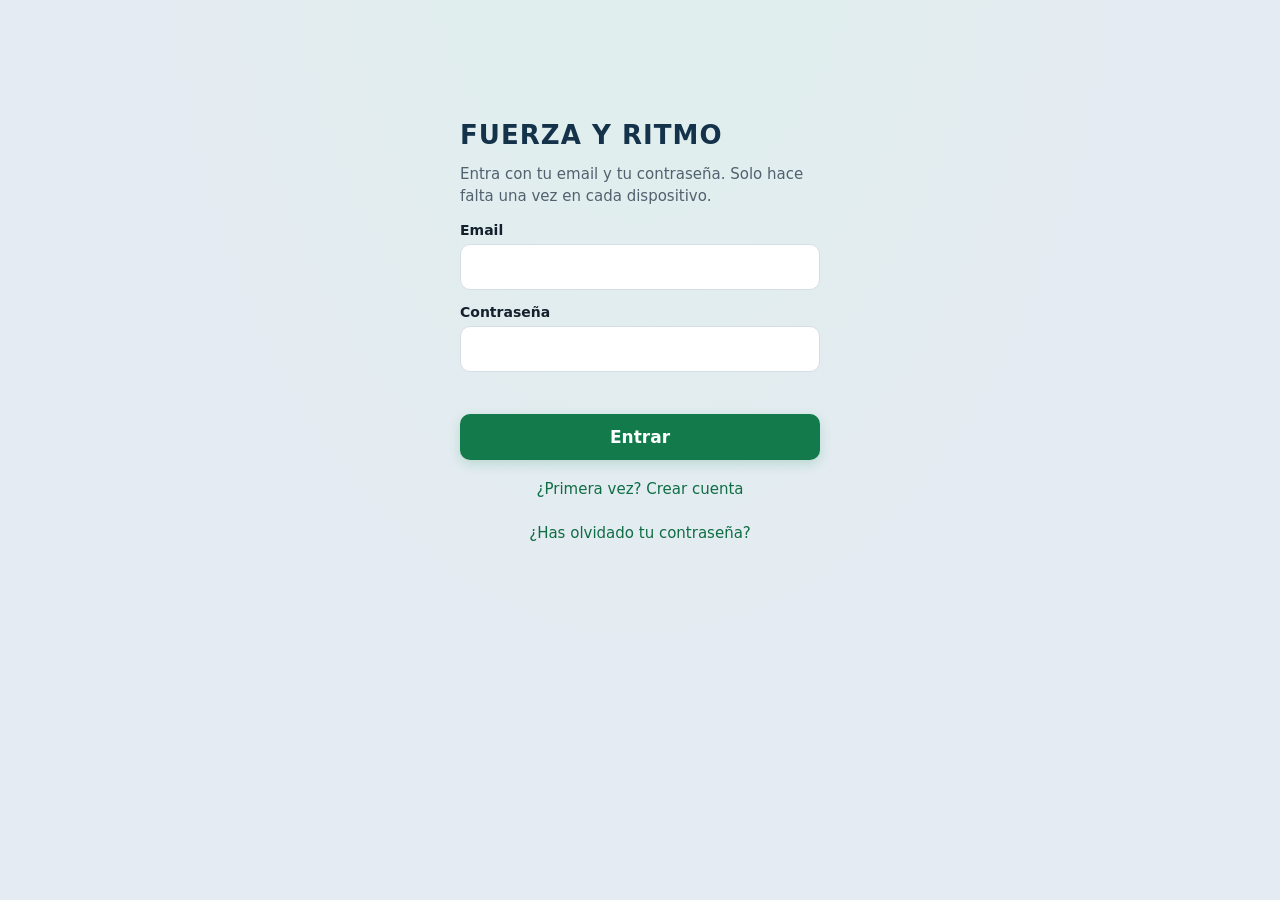
<file: index.html>
<!doctype html>
<html lang="es">
<head>
<meta charset="utf-8">
<meta http-equiv="Content-Security-Policy" content="connect-src 'self' https://qtdvehlewuuljolistlw.supabase.co blob: data:">
<meta name="viewport" content="width=device-width,initial-scale=1,viewport-fit=cover">
<title>Fuerza y Ritmo</title>
<meta name="apple-mobile-web-app-capable" content="yes">
<meta name="mobile-web-app-capable" content="yes">
<meta name="apple-mobile-web-app-title" content="Fuerza y Ritmo">
<meta name="apple-mobile-web-app-status-bar-style" content="black">
<meta name="theme-color" content="#14324a" media="(prefers-color-scheme: light)">
<meta name="theme-color" content="#11304a" media="(prefers-color-scheme: dark)">
<link rel="manifest" href="manifest.webmanifest">
<link rel="apple-touch-icon" href="icono-180.png">
<link rel="icon" type="image/png" href="icono-180.png">
<script id="entorno-ios">
(() => {
  const modoApp = window.matchMedia("(display-mode: standalone)");
  const ua = navigator.userAgent;
  const esIOS = !/Android/i.test(ua) && (/iPad|iPhone|iPod/.test(ua) ||
    (navigator.platform === "MacIntel" && navigator.maxTouchPoints > 1));
  const actualizar = () => document.documentElement.classList.toggle("ios-instalada",
    esIOS && (navigator.standalone === true || modoApp.matches));
  actualizar();
  modoApp.addEventListener?.("change", actualizar);
  window.addEventListener("pageshow", actualizar);
})();
</script>
<link rel="stylesheet" href="estilos.css?v=v331">
</head>
<body>
<div id="barraReloj" aria-hidden="true"></div>

<section id="aperturaApp" class="apertura" hidden aria-hidden="true">
  <svg class="logo-apertura" viewBox="72 48 368 250" role="img" aria-label="Fuerza y Ritmo">
    <path class="logo-arco" d="M174 101 C208 71 304 71 338 101" />
    <rect class="logo-pesa" x="92" y="174" width="42" height="102" rx="16" />
    <rect class="logo-pesa" x="132" y="205" width="247" height="41" rx="20" />
    <rect class="logo-pesa" x="378" y="174" width="42" height="102" rx="16" />
  </svg>
</section>

<section id="login" hidden>
  <h1>Fuerza y Ritmo</h1>
  <p id="loginTexto">Entra con tu email y tu contraseña. Solo hace falta una vez en cada dispositivo.</p>
  <form id="loginForm" novalidate>
    <div>
      <label>Email <input id="email" type="email" autocomplete="username" inputmode="email" required></label>
      <label>Contraseña <input id="password" type="password" autocomplete="current-password" minlength="6" required></label>
      <div id="loginError" role="alert"></div>
      <button class="primario" id="loginBtn" type="submit">Entrar</button>
      <button class="enlace" id="modoBtn" type="button">¿Primera vez? Crear cuenta</button>
      <button class="enlace" id="olvideBtn" type="button">¿Has olvidado tu contraseña?</button>
    </div>
  </form>
</section>

<section id="pendiente" hidden>
  <h1>Fuerza y Ritmo</h1>
  <p>Tu cuenta <b id="pendEmail"></b> está pendiente de aprobación. Cuando el administrador la apruebe, podrás usar la app.</p>
  <button class="primario" id="pendReintentar" type="button">Comprobar de nuevo</button>
  <p id="pendAviso" role="status"></p>
  <button class="enlace" id="pendSalir" type="button">Cerrar sesión</button>
</section>

<section id="app" hidden>
  <header class="cabecera">
    <h1>Fuerza y Ritmo</h1>
    <button type="button" class="ayuda-global ayuda-cab" id="ayudaCab" aria-label="Ayuda" title="Ayuda">?</button>
  </header>
  <nav class="tabbar" role="tablist" aria-label="Secciones">
    <button type="button" role="tab" id="tabSemana" aria-selected="true"><svg viewBox="0 0 24 24" aria-hidden="true"><rect x="3.5" y="5" width="17" height="15" rx="2.5"/><path d="M3.5 10h17M8 3v4M16 3v4"/></svg><span>Semana</span></button>
    <button type="button" role="tab" id="tabEjercicios" aria-selected="false"><svg viewBox="0 0 24 24" aria-hidden="true"><path d="M6.5 7v10M17.5 7v10M3.5 9.5v5M20.5 9.5v5M6.5 12h11"/></svg><span>Ejercicios</span></button>
    <button type="button" role="tab" id="tabListas" aria-label="Entrenos" aria-selected="false"><svg viewBox="0 0 24 24" aria-hidden="true"><path d="M9 6.5h11M9 12h11M9 17.5h11"/><path d="M4 6.5h.01M4 12h.01M4 17.5h.01" stroke-width="3" stroke-linecap="round"/></svg><span>Entrenos</span></button>
    <button type="button" role="tab" id="tabMarcas" aria-selected="false"><svg viewBox="0 0 24 24" aria-hidden="true"><path d="M4 19.5h16M7 16.5v-5M12 16.5V6.5M17 16.5v-8"/></svg><span>Marcas</span></button>
    <button type="button" role="tab" id="tabPlan" aria-selected="false"><svg viewBox="0 0 24 24" aria-hidden="true"><rect x="5" y="4" width="14" height="17" rx="2.5"/><path d="M9 4.5V3h6v1.5M8.5 10h7M8.5 14h7M8.5 18h4"/></svg><span>Ajustes</span></button>
  </nav>
  <button type="button" class="ayuda-global ayuda-flota" id="ayudaFlota" aria-label="Ayuda" title="Ayuda">?</button>

  <div id="vistaSemana">
    <nav class="nav" id="navSemana" aria-label="Cambiar de semana">
      <button type="button" class="nav-btn flecha" id="antBtn" aria-label="Semana anterior">‹</button>
      <div class="semana-info"><span id="rango"></span><span id="relativa"></span></div>
      <button type="button" class="nav-btn flecha" id="sigBtn" aria-label="Semana siguiente">›</button>
      <button type="button" class="nav-btn btn-hoy" id="hoyBtn" hidden>Hoy</button>
      <button type="button" class="nav-btn cal-btn" id="calBtn" aria-label="Calendario: ir a otra fecha" title="Calendario">📅</button>
    </nav>
    <div class="tira-dias" id="tiraDias" role="group" aria-label="Días de la semana"></div>
    <nav class="dia-nav" id="diaNav" aria-label="Día" hidden>
      <div class="dia-nav-sup">
        <button type="button" class="nav-btn volver" id="volverSemana">‹ Semana</button>
        <span class="dia-nav-t" id="diaNavTit"></span>
      </div>
      <div class="dia-nav-ctl">
        <button type="button" class="nav-btn flecha" id="diaAnt" aria-label="Día anterior">‹</button>
        <button type="button" class="nav-btn flecha" id="diaSig" aria-label="Día siguiente">›</button>
        <button type="button" class="nav-btn btn-hoy" id="diaHoy" hidden>Hoy</button>
      </div>
    </nav>
    <p class="meso-banda" id="mesoBanda" hidden></p>
    <div class="sem-resumenes">
      <details class="resumen-sem" id="resumenSem" hidden>
        <summary><span class="rs-t">Resumen de la semana</span><span class="rs-l" id="resumenLinea"></span></summary>
        <div class="records" id="resumenCont"></div>
      </details>
      <details class="resumen-sem lesiones-sem" id="molestiasSem">
        <summary><span class="rs-t">Molestias y lesiones</span><span class="rs-l" id="molestiasLinea"></span></summary>
        <section class="molestias-semana">
          <div class="sec-cab"><h3>Molestias y lesiones</h3><button type="button" class="nav-btn" id="nuevaMolestia">+ Nueva</button></div>
          <p class="menu-det nota">Anota aquí una molestia para que aparezca como aviso en los ejercicios relacionados y se tenga en cuenta al crear planes con IA.</p>
          <div class="lista-tarjetas" id="listaMolestias"></div>
        </section>
      </details>
    </div>
    <main class="semana" id="semana"></main>
  </div>

  <nav class="plan-nav organizar-nav" id="organizarNav" aria-label="Organizar entrenos" hidden>
    <button type="button" class="plan-nav-btn activa" data-organizar="listas">Listas</button>
    <button type="button" class="plan-nav-btn" data-organizar="crear">Crear o importar</button>
    <button type="button" class="plan-nav-btn" data-organizar="entrenos">Mis entrenamientos</button>
  </nav>
  <div id="vistaListas" hidden>
    <div class="barra listas-barra"><h2 class="listas-tit">Listas de entrenos</h2><button type="button" class="nav-btn" id="nuevaLista">+ Nueva lista</button></div>
    <div id="listasCont"></div>
  </div>

  <div id="vistaEjercicios" hidden>
    <div class="tabs seg ej-sel" id="ejSel" role="group" aria-label="Ejercicios o calentamientos">
      <button type="button" data-ejv="ejercicios" aria-pressed="true">Ejercicios</button>
      <button type="button" data-ejv="calentamientos" aria-pressed="false">Calentamientos</button>
    </div>
    <div id="ejPanelEj">
      <div class="barra">
        <input id="filtroEj" type="search" placeholder="Buscar ejercicio" aria-label="Buscar ejercicio" autocomplete="off">
        <button type="button" class="nav-btn" id="nuevoEj">+ Nuevo</button>
      </div>
      <div class="filtro-clasif" id="filtroClasif" role="group" aria-label="Filtrar por clasificación" hidden></div>
      <div id="catalogo"></div>
    </div>
    <div id="ejPanelCal" hidden>
      <div class="barra"><input id="filtroCal" type="search" placeholder="Buscar calentamiento" aria-label="Buscar calentamiento por nombre o ejercicio" autocomplete="off"></div>
      <p class="menu-det" id="calAyuda">Calentamientos guardados (son plantillas: también salen en Entrenos → Plantillas). Se guardan desde ⋯ de una parte «Calentamiento» y se añaden desde ⋯ del entreno.</p>
      <div class="lista-tarjetas" id="listaCalent"></div>
    </div>
  </div>

  <div id="vistaPlan" hidden>
    <section class="plan-sec" data-sec="plantillas">
      <h3>Plantillas</h3>
      <div class="barra plant-barra"><input id="buscarPlantilla" type="search" placeholder="Buscar plantilla" aria-label="Buscar plantilla por nombre o ejercicio" autocomplete="off"><button type="button" class="nav-btn" id="selPlantEntrar">Seleccionar</button></div>
      <div class="sel-barra" id="selPlantBarra" hidden><span id="selPlantN"></span><button type="button" class="enlace" id="selPlantTodas">Seleccionar todas</button><button type="button" class="nav-btn" id="selPlantCancelar">Cancelar</button></div>
      <div class="lista-tarjetas" id="listaPlantillas"></div>
    </section>
    <section class="plan-sec" data-sec="mesociclos">
      <div class="sec-cab"><h3>Mesociclos</h3><span class="sec-botones"><button type="button" class="nav-btn" id="selMesoEntrar" hidden>Seleccionar</button><button type="button" class="nav-btn" id="nuevoMeso">+ Nuevo</button></span></div>
      <div class="lista-tarjetas" id="listaMesos"></div>
    </section>
    <section class="plan-sec" data-sec="importar">
      <h3>Importar carreras</h3>
      <p class="vacio-lista">Importa una actividad del reloj (FIT, GPX o TCX), COROS o un CSV de Strava/Garmin. Las vueltas se guardan como series y sus recuperaciones como descanso.</p>
      <div class="botonera"><button type="button" class="anadir" id="impAbrir">Elegir archivo de carrera…</button></div>
    </section>
    <section class="plan-sec" data-sec="ia">
      <h3>Crear con IA</h3>
      <p class="vacio-lista">Elige tu objetivo, copia el prompt, pégalo en ChatGPT, Claude u otra IA y pega aquí su respuesta: la app crea las plantillas (o el mesociclo) y los ejercicios que falten.</p>
      <div class="botonera"><button type="button" class="anadir" id="iaAbrir">Crear con IA</button><button type="button" class="nav-btn" id="iaPegarAbrir">Pegar entreno de IA</button><label class="nav-btn doc-btn">Importar documento…<input type="file" id="iaDocArchivo" accept=".pdf,.docx,.txt,.md,.csv,.xlsx,.xls,.ods,image/*,application/pdf" hidden></label></div>
      <p class="menu-det nota">«Importar documento»: un plan en PDF, Word, Excel, CSV o texto (o una foto). La app saca su texto y te prepara el prompt para convertirlo; si ya viene en el formato de la app, lo lee directamente.</p>
    </section>
    <section class="plan-sec" data-sec="rutinas">
      <h3>Rutinas tipo</h3>
      <p class="aviso-estim">Ejemplos generales para empezar, no un plan médico ni personalizado. Al usarlos se copian a tus plantillas y los cambias a tu gusto.</p>
      <div class="lista-tarjetas" id="listaRutinas"></div>
    </section>
    <section class="plan-sec" data-sec="compartido">
      <h3>Añadir algo compartido</h3>
      <div class="barra"><input id="codigoComp" placeholder="Pega el enlace o el código de 8 letras" autocomplete="off" autocapitalize="characters"><button type="button" class="nav-btn" id="abrirComp">Abrir</button></div>
      <div class="botonera"><button type="button" class="nav-btn" id="misCompartidos">Mis enlaces compartidos</button></div>
    </section>
    <section class="plan-sec" data-sec="copia">
      <div class="sec-cab"><h3>Copia de seguridad</h3><label class="nav-btn">Restaurar copia…<input type="file" id="impJson" accept="application/json,.json" hidden></label></div>
      <p class="vacio-lista">Descarga todos tus datos. La copia completa (JSON) sirve para restaurarlos; los CSV se abren con Excel o Numbers.</p>
      <div class="botonera">
        <button type="button" class="nav-btn" id="expJson">Copia completa (JSON)</button>
        <button type="button" class="nav-btn" id="expCsv">Series (CSV)</button>
        <button type="button" class="nav-btn" id="expDias">Días y notas (CSV)</button>
      </div>
    </section>
    <section class="plan-sec" data-sec="ajustes">
      <h3>Ajustes de este dispositivo</h3>
      <div class="fila">
        <label class="campo">Peso de la barra (kg) <input id="ajBarra" inputmode="decimal" placeholder="20"></label>
        <label class="campo">Botones − y + de peso (kg) <input id="ajPaso" inputmode="decimal" placeholder="2,5"></label>
      </div>
      <label class="campo">Tamaño en el ordenador <select id="ajTam"><option value="">Automático (según la pantalla)</option><option value="90">Más pequeño</option><option value="100">Normal</option><option value="110">Grande</option><option value="125">Muy grande</option></select></label>
      <label class="campo">Distancias en <select id="ajUnidad"><option value="auto">Automático (metros y km desde 3 km)</option><option value="m">Metros</option><option value="km">Kilómetros</option></select></label>
      <label class="campo">Al importar, una vuelta más lenta que este ritmo (min/km) es recuperación <input id="ajRitmoRec" inputmode="decimal" placeholder="8:00"></label>
      <label class="campo">Cómo se calcula tu FC máxima
        <select id="ajFcModo"><option value="auto">Automática (con tus archivos FIT y TCX)</option><option value="edad">Por tu edad (Tanaka)</option><option value="manual">La pongo a mano</option></select>
      </label>
      <label class="campo" id="ajFcMaxL" hidden>FC máxima (ppm) <input id="ajFcMax" inputmode="numeric" pattern="[0-9]*"></label>
      <p class="menu-det nota" id="ajFcInfo"></p>
      <div class="fila">
        <label class="campo">Edad (para estimar la FC máxima sin datos) <input id="ajEdad" inputmode="numeric" pattern="[0-9]*"></label>
        <label class="campo">FC en reposo (opcional, zonas por reserva) <input id="ajFcReposo" inputmode="numeric" pattern="[0-9]*"></label>
      </div>
      <label class="campo">Series importadas con mucho desnivel (pendiente media de más del 4 %) <select id="ajDesnivel"><option value="excluir">No cuentan para las marcas por distancia</option><option value="contar">Cuentan, con su ritmo ajustado</option></select></label>
    </section>
    <section class="plan-sec" data-sec="ayuda">
      <h3>Instrucciones de uso</h3>
      <p class="vacio-lista">Consulta cómo usar la semana, los ejercicios, los entrenamientos y las marcas.</p>
      <button type="button" class="nav-btn ayuda-btn ayuda-ajustes-btn" id="ayudaBtn" aria-label="Instrucciones de uso" title="Abrir instrucciones completas">Abrir instrucciones completas</button>
    </section>
    <section class="plan-sec" data-sec="sugerencias" id="bloqueSug" hidden>
      <div class="sec-cab"><h3 id="sugTit">Sugerencias</h3><button type="button" class="nav-btn" id="sugRecargar">Actualizar</button></div>
      <div id="listaSug"></div>
    </section>
    <section class="plan-sec" data-sec="usuarios" id="bloqueUsuarios" hidden>
      <h3>Usuarios</h3>
      <p class="vacio-lista">Las cuentas nuevas no pueden ver ni guardar nada hasta que las apruebes.</p>
      <div id="listaUsuarios"></div>
    </section>
    <div class="cuenta-acc" id="cuentaAcc" hidden>
      <button type="button" class="enlace" id="sugPie">Enviar sugerencia</button>
      <button type="button" class="enlace" id="claveBtn">Cambiar contraseña</button>
      <button type="button" class="enlace" id="salirBtn">Cerrar sesión</button>
    </div>
  </div>

  <div id="vistaMarcas" hidden>
    <p class="aviso-estim">Tus récords de fuerza (por zonas del cuerpo), carrera y piscina. Las estimaciones de carrera son orientativas, calculadas con tus entrenamientos completos (fórmulas de Daniels y Riegel). No sustituyen a una prueba real ni a un entrenador.</p>
    <details class="plan-sec informe-sec">
      <summary class="informe-toggle"><span class="informe-tit">Resumen descargable</span><span class="informe-sub">Elige un periodo · HTML o PDF</span></summary>
      <div class="informe-cuerpo">
      <div class="fila informe-controles">
        <label class="campo">Periodo <select id="periodoInforme"><option value="semana">Semana</option><option value="mes">Mes</option><option value="ano">Año</option></select></label>
        <label class="campo informe-fecha-campo">Fecha de referencia
          <input id="fechaInforme" type="date" hidden>
          <span class="informe-fecha">
            <button type="button" class="informe-fecha-boton" id="fechaInformeAbrir" aria-haspopup="dialog" aria-expanded="false" aria-controls="calendarioInforme"></button>
            <div class="calendario-informe" id="calendarioInforme" role="dialog" aria-label="Elige una fecha" hidden>
              <div class="cal-informe-cab">
                <button type="button" class="nav-btn" id="fechaInformeAnterior" aria-label="Mes anterior">‹</button>
                <strong id="fechaInformeMes"></strong>
                <button type="button" class="nav-btn" id="fechaInformeSiguiente" aria-label="Mes siguiente">›</button>
              </div>
              <div class="cal-informe-dias" id="fechaInformeDias" role="grid"></div>
            </div>
          </span>
        </label>
        <button type="button" class="anadir" id="descargarInforme">Descargar resumen</button>
      </div>
      <p class="menu-det nota">Incluye sesiones, días activos, distancia y tiempo registrados, desnivel y mejores resultados del periodo. Al descargar, elige HTML o PDF; para el PDF se abrirá la ventana de impresión para guardarlo.</p>
      </div>
    </details>
    <div id="marcasCont"></div>
  </div>

  <div class="pie">
    <span id="estado" role="status"></span>
  </div>
</section>

<dialog id="selector" aria-label="Elegir ejercicio">
  <form method="dialog" class="d-cab">
    <input id="buscarEj" type="search" placeholder="Busca o escribe un ejercicio nuevo" aria-label="Ejercicio" autocomplete="off" enterkeyhint="go">
    <button class="cerrar" aria-label="Cerrar">✕</button>
  </form>
  <div class="tabs filtro-tipo" id="selTipo" role="group" aria-label="Tipo de entreno">
    <button type="button" data-tipo="" aria-pressed="true">Todos</button>
    <button type="button" data-tipo="fuerza" class="t-fuerza" aria-pressed="false">Fuerza</button>
    <button type="button" data-tipo="carrera" class="t-carrera" aria-pressed="false">Carrera</button>
    <button type="button" data-tipo="natacion" class="t-natacion" aria-pressed="false">Natación</button>
    <button type="button" data-tipo="movilidad" class="t-movilidad" aria-pressed="false">Movilidad</button>
  </div>
  <div class="filtro-clasif" id="selClasif" role="group" aria-label="Filtrar por clasificación" hidden></div>
  <div id="listaEj"></div>
</dialog>

<!-- v262 (INC-SEM-004): ficha en borrador para crear un ejercicio desde el buscador. No se crea nada hasta «Guardar y añadir» -->
<dialog id="dlgNuevoEj" aria-labelledby="neTit">
  <div class="d-form ne-form">
    <h3 id="neTit">Nuevo ejercicio</h3>
    <input id="neNombre" aria-label="Nombre del ejercicio" autocomplete="off" enterkeyhint="done">
    <p id="neConflicto" class="aviso-estim" role="status" hidden></p>
    <div id="neUsar" class="ne-usar" hidden></div>
    <div class="tabs seg" id="neTipo" role="group" aria-label="Tipo de ejercicio">
      <button type="button" data-tipo="fuerza" aria-pressed="false">Fuerza</button>
      <button type="button" data-tipo="carrera" aria-pressed="false">Carrera</button>
      <button type="button" data-tipo="natacion" aria-pressed="false">Natación</button>
      <button type="button" data-tipo="movilidad" aria-pressed="false">Movilidad</button>
    </div>
    <div id="neMagSec" hidden>
      <p class="menu-det">Qué se puede medir</p>
      <div class="md-chips" id="neMag" role="group" aria-label="Magnitudes que admite el ejercicio"></div>
    </div>
    <div id="neClasifSec" hidden>
      <div id="neRegionFila"><p class="menu-det">Región (opcional)</p><div class="md-chips" id="neRegion" role="group" aria-label="Región del cuerpo"></div></div>
      <div class="md-chips"><button type="button" class="chip chip-op clasif" id="neTecnica" aria-pressed="false">Técnica</button></div>
    </div>
    <label class="permiso" id="neLadoL"><input type="checkbox" id="neLado"> Se hace por lado (izquierda y derecha)</label>
    <input id="neVideo" type="url" inputmode="url" placeholder="Enlace del vídeo de la técnica (opcional)" aria-label="Enlace del vídeo" autocomplete="off">
    <textarea id="neNotas" rows="2" placeholder="Notas de técnica (opcional): agarre, tempo, respiración…" aria-label="Notas de técnica"></textarea>
    <label class="permiso" id="neComunL" hidden><input type="checkbox" id="neComun"> En el catálogo común (lo ven todos los usuarios aprobados)</label>
    <p id="neDonde" class="menu-det"></p>
    <div class="d-botones">
      <button type="button" class="nav-btn" id="neCancelar">Cancelar</button>
      <button type="button" class="anadir" id="neGuardar">Guardar y añadir</button>
    </div>
  </div>
</dialog>

<dialog id="detalle" aria-label="Ejercicio">
  <form method="dialog" class="d-cab">
    <input id="detNombre" aria-label="Nombre del ejercicio" autocomplete="off">
    <button class="cerrar" aria-label="Cerrar" autofocus>✕</button>
  </form>
  <div class="d-cuerpo">
    <p id="detAvisoComun" class="aviso-estim" hidden>Ejercicio del catálogo común: solo lo editan el administrador y quien él autorice. Tus series y tu 1RM son solo tuyos.</p>
    <p id="detAvisoLectura" class="aviso-estim" hidden>Ficha en modo consulta: se abre desde el entrenamiento y aquí no se edita. Al cerrarla vuelves a la misma serie.</p>
    <label id="detCompSec" class="permiso" hidden><input type="checkbox" id="detComp"> En el catálogo común (lo ven todos los usuarios aprobados)</label>
    <section id="detMedidaSec" hidden>
      <h3>Cómo se hace y cómo mides tu progreso</h3>
      <div class="tabs seg" id="detMedida" role="group" aria-label="Cómo se mide el progreso">
        <button type="button" data-m="peso" aria-pressed="false">Peso (1RM)</button>
        <button type="button" data-m="reps" aria-pressed="false">Reps máx.</button>
        <button type="button" data-m="tiempo" aria-pressed="false">Isométrico (tiempo)</button>
      </div>
      <p class="menu-det" id="detMedidaInfo"></p>
      <label class="permiso"><input type="checkbox" id="detLado"> Se hace por lado (izquierda y derecha): todas sus series salen «por lado»</label>
      <div class="lado-aplicar" id="detLadoAviso" hidden><p class="menu-det" id="detLadoTxt"></p><button type="button" class="nav-btn" id="detLadoAplicar">Aplicar la configuración de la ficha</button></div>
    </section>
    <section id="detRmSec">
      <h3 id="detRmTit">1RM de referencia</h3>
      <p class="menu-det" id="detRmEtq" hidden>1RM de lastre (kg)</p>
      <div class="fila rm-fila"><input id="detRm" inputmode="decimal" placeholder="kg" aria-label="1RM de referencia en kg"><span id="detRmEst" class="menu-det"></span></div>
      <div id="detRefRepsBloque" hidden><p class="menu-det">Máx. repeticiones</p><div class="fila rm-fila"><input id="detRefReps" inputmode="numeric" placeholder="reps" aria-label="Máximo de repeticiones de referencia"><span id="detRefRepsEst" class="menu-det"></span></div></div>
      <label class="permiso"><input type="checkbox" id="detBarra"> Se hace con barra: mostrar los discos por lado</label>
    </section>
    <section id="detBilboSec">
      <h3>Bilbo</h3>
      <div id="detBilbo"></div>
    </section>
    <section>
      <h3>Vídeo de la técnica</h3>
      <div id="detEmbed"></div>
      <div class="fila">
        <input id="detVideo" type="url" inputmode="url" placeholder="Enlace de YouTube… (detrás puedes poner 1:30-2:15)" aria-label="Enlace del vídeo" autocomplete="off">
        <a id="detBuscar" class="nav-btn" target="_blank" rel="noopener">Buscar en YouTube</a>
      </div>
      <textarea id="detNotas" placeholder="Notas de técnica: agarre, respiración, lo que no debes olvidar…" aria-label="Notas de técnica"></textarea>
    </section>
    <section>
      <h3>Récords</h3>
      <div class="records" id="detRecords"></div>
      <ul class="marcas" id="detMarcas"></ul>
    </section>
    <section>
      <h3 id="detGraficaTit">Progreso</h3>
      <div id="detGrafica"></div>
    </section>
    <section>
      <h3>Historial</h3>
      <ol class="historial" id="detHistorial"></ol>
    </section>
    <!-- v370 (MEJ-UI-020 L8): lo del catálogo (tipo, medidas, clasificación, zonas) al final y plegado; primero lo del usuario -->
    <details id="detCatalogo" class="det-catalogo">
      <summary><span class="dc-tit">Datos del catálogo</span><span class="dc-res" id="detCatResumen"></span></summary>
      <div class="dc-cuerpo">
        <section>
          <h3>Tipo</h3>
          <div class="tabs seg" id="detTipo" role="group" aria-label="Tipo de ejercicio">
            <button type="button" data-tipo="fuerza" aria-pressed="false">Fuerza</button>
            <button type="button" data-tipo="carrera" aria-pressed="false">Carrera</button>
            <button type="button" data-tipo="natacion" aria-pressed="false">Natación</button>
            <button type="button" data-tipo="movilidad" aria-pressed="false">Movilidad</button>
          </div>
        </section>
        <section id="detMagSec" hidden>
          <h3>Qué se puede medir</h3>
          <div class="md-chips" id="detMag" role="group" aria-label="Magnitudes que admite el ejercicio"></div>
          <p class="menu-det nota" id="detMagNota"></p>
        </section>
        <section id="detClasifSec" hidden>
          <h3>Clasificación</h3>
          <div id="detRegionFila">
            <p class="menu-det">Región (para encontrarlo; un ejercicio compuesto puede ser Torso y Pierna)</p>
            <div class="md-chips" id="detRegion" role="group" aria-label="Región del cuerpo"></div>
          </div>
          <div class="md-chips"><button type="button" class="chip chip-op clasif" id="detTecnica" aria-pressed="false">Técnica</button></div>
          <p class="menu-det nota" id="detClasifNota"></p>
        </section>
        <section id="detZonasSec">
          <h3>Zonas que trabaja</h3>
          <div class="md-chips" id="detZonas"></div>
          <p class="menu-det nota" id="detZonasNota"></p>
        </section>
      </div>
    </details>
    <button type="button" id="detBorrar" class="peligro">Eliminar ejercicio</button>
  </div>
</dialog>

<dialog id="menu" aria-labelledby="menuTit">
  <form method="dialog" class="d-cab">
    <h3 id="menuTit" class="d-tit"></h3>
    <button class="cerrar" aria-label="Cerrar" autofocus>✕</button>
  </form>
  <p id="menuDet" class="menu-det"></p>
  <div id="menuExtra" class="menu-extra" hidden></div>
  <div id="menuOpciones" class="menu-op"></div>
</dialog>

<dialog id="dlgTexto" aria-labelledby="txtTit">
  <form method="dialog" class="d-form">
    <h3 id="txtTit"></h3>
    <textarea id="txtInput" rows="3" maxlength="300" aria-label="Descripción" placeholder="Tempo 3-2-1-2 · banda roja · EEP 2"></textarea>
    <p id="txtAyuda" class="menu-det"></p>
    <div class="d-botones">
      <button type="button" class="nav-btn peligro-txt" data-cerrar="quitar">Quitar</button>
      <button type="button" class="nav-btn" data-cerrar="">Cancelar</button>
      <button value="ok" class="anadir" data-enter>Guardar</button>
    </div>
  </form>
</dialog>
<dialog id="dlgFechaPlant" aria-label="Elegir fecha">
  <form method="dialog" class="d-cab">
    <h3 class="d-tit">Añadir a una fecha</h3>
    <button class="cerrar" aria-label="Cerrar">✕</button>
  </form>
  <div class="d-cuerpo">
    <p class="menu-det" id="fpResumen" style="padding:0"></p>
    <label class="campo">Fecha <input id="fpFecha" type="date" min="1000-01-01" max="9999-12-31" aria-describedby="fpElegida"></label>
    <p class="eb-nota" id="fpElegida" role="status"></p>
    <p class="aviso" id="fpAviso" role="status"></p>
    <div class="d-botones">
      <button type="button" class="nav-btn" id="fpCancelar">Cancelar</button>
      <button type="button" class="anadir" id="fpAnadir" disabled>Añadir</button>
    </div>
  </div>
</dialog>

<dialog id="dlgRitmos" aria-labelledby="crTitulo">
  <form method="dialog" class="d-cab">
    <h3 id="crTitulo" class="d-tit">Calculadora de ritmos</h3>
    <button class="cerrar" aria-label="Cerrar">✕</button>
  </form>
  <form id="crFormulario" class="d-form" novalidate>
    <label class="campo">Operación
      <select id="crOperacion"><option value="ritmo">Calcular ritmo: distancia + tiempo total</option><option value="tiempo">Calcular tiempo total: distancia + ritmo</option><option value="distancia">Calcular distancia: tiempo total + ritmo</option></select>
    </label>
    <div id="crDistanciaCampo">
      <label class="campo" for="crDistancia">Distancia</label>
      <div class="cr-distancia"><input id="crDistancia" inputmode="decimal" autocomplete="off" placeholder="Ej.: 400 o 0,4" aria-describedby="crDistanciaAyuda"><label class="campo">Unidad <select id="crUnidad"><option value="m">metros (m)</option><option value="km">kilómetros (km)</option></select></label></div>
      <p id="crDistanciaAyuda" class="menu-det">Solo el número, con coma o punto decimal. Ej.: 400 m o 0,4 km con su unidad seleccionada.</p>
    </div>
    <div id="crTiempoCampo" class="campo" role="group" aria-labelledby="crTiempoEtiqueta" aria-describedby="crTiempoAyuda">
      <span id="crTiempoEtiqueta">Tiempo total</span>
      <div class="cr-ritmo"><input id="crTiempoH" inputmode="numeric" pattern="[0-9]*" autocomplete="off" maxlength="2" enterkeyhint="next" placeholder="0" aria-label="Horas"><span class="cr-dospuntos" aria-hidden="true">:</span><input id="crTiempoMin" inputmode="numeric" pattern="[0-9]*" autocomplete="off" maxlength="2" enterkeyhint="next" placeholder="00" aria-label="Minutos"><span class="cr-dospuntos" aria-hidden="true">:</span><input id="crTiempoSeg" inputmode="numeric" pattern="[0-9]*" autocomplete="off" maxlength="2" enterkeyhint="done" placeholder="00" aria-label="Segundos"></div>
      <span id="crTiempoAyuda" class="menu-det">Horas, minutos y segundos; minutos y segundos de 00 a 59. Ej.: 0 : 30 : 00 = 30 minutos.</span>
    </div>
    <div id="crRitmoCampo" class="campo" role="group" aria-labelledby="crRitmoEtiqueta" aria-describedby="crRitmoAyuda">
      <span id="crRitmoEtiqueta">Ritmo (min/km)</span>
      <div class="cr-ritmo"><input id="crRitmoMin" inputmode="numeric" pattern="[0-9]*" autocomplete="off" maxlength="2" enterkeyhint="next" placeholder="0" aria-label="Minutos"><span class="cr-dospuntos" aria-hidden="true">:</span><input id="crRitmoSeg" inputmode="numeric" pattern="[0-9]*" autocomplete="off" maxlength="2" enterkeyhint="done" placeholder="00" aria-label="Segundos"></div>
      <span id="crRitmoAyuda" class="menu-det">Solo minutos y segundos por km; segundos de 00 a 59. Ej.: 4 y 30 = 4:30. No es el tiempo total.</span>
    </div>
    <div class="cr-salida"><strong id="crResultadoEtiqueta"></strong><output id="crResultado" aria-live="polite">—</output></div>
    <p id="crAviso" role="status" class="menu-det"></p>
    <div class="d-botones"><button type="button" class="nav-btn" data-cerrar="">Cerrar</button><button type="submit" class="anadir" data-enter>Calcular</button></div>
  </form>
</dialog>

<dialog id="dlgNombre" aria-labelledby="nomTit">
  <form method="dialog" class="d-form">
    <h3 id="nomTit"></h3>
    <input id="nomInput" aria-label="Nombre" autocomplete="off" enterkeyhint="done">
    <p id="nomAyuda" class="menu-det"></p>
    <div class="d-botones">
      <button type="button" class="nav-btn" data-cerrar="">Cancelar</button>
      <button value="ok" class="anadir" data-enter>Guardar</button>
    </div>
  </form>
</dialog>

<dialog id="dlgCalent" aria-label="Calentamiento guardado">
  <form method="dialog" class="d-cab">
    <h3 class="d-tit" id="calTit">Calentamiento</h3>
    <button class="cerrar" aria-label="Cerrar">✕</button>
  </form>
  <div class="d-cuerpo" id="calCuerpo"></div>
</dialog>

<dialog id="dlgBloque" aria-label="Nueva superserie">
  <form method="dialog" class="d-cab">
    <h3 class="d-tit">Nueva superserie</h3>
    <button class="cerrar" aria-label="Cerrar">✕</button>
  </form>
  <div class="d-cuerpo">
    <p class="menu-det" style="padding:0">Uno o varios ejercicios seguidos que se repiten. Ej.: 1000 m + rec. 300 m ×4, o Press banca + Remo ×4.</p>
    <div id="blqTramos"></div>
    <button type="button" class="add-ej" id="blqAnadir">+ Añadir ejercicio</button>
    <div class="campo"><span>Rondas (veces que se repite)</span>
      <div class="eb-rondas"><button type="button" class="nav-btn eb-paso" id="blqMenos" aria-label="Quitar una ronda">−</button><output class="eb-n" id="blqRondasN">×4</output><button type="button" class="nav-btn eb-paso" id="blqMas" aria-label="Añadir una ronda">+</button></div>
      <input id="blqRondas" type="hidden" value="4"></div>
    <p id="blqAviso" class="aviso" role="status"></p>
    <div class="d-botones">
      <button type="button" class="nav-btn" id="blqVacio" title="Una superserie sin ejercicios: luego arrastras ejercicios del entreno dentro con ≡">Crear vacío</button>
      <button type="button" class="anadir" id="blqCrear">Crear superserie</button>
    </div>
  </div>
</dialog>

<dialog id="dlgEditBloque" aria-label="Editar superserie" data-orden-libre>
  <form method="dialog" class="d-cab">
    <h3 class="d-tit">Editar superserie</h3>
    <button class="cerrar" aria-label="Cerrar">✕</button>
  </form>
  <div class="d-cuerpo" id="ebCuerpo"></div>
</dialog>

<dialog id="dlgMeso" aria-label="Mesociclo">
  <form method="dialog" class="d-cab">
    <h3 class="d-tit">Mesociclo</h3>
    <button class="cerrar" aria-label="Cerrar">✕</button>
  </form>
  <div class="d-cuerpo">
    <label class="campo">Nombre <input id="mesoNombre" placeholder="Ej.: Fuerza · bloque 1" autocomplete="off"></label>
    <div class="fila">
      <label class="campo">Empieza la semana del <input id="mesoInicio" type="date"></label>
      <label class="campo">Semanas <input id="mesoSemanas" type="number" min="1" max="26" inputmode="numeric"></label>
    </div>
    <label class="campo">Progresión de peso por semana (kg) <input id="mesoProg" inputmode="decimal" placeholder="Ej.: 2,5 (déjalo vacío si no quieres)"></label>
    <section>
      <h3>Semana de descarga</h3>
      <label class="permiso"><input type="checkbox" id="mesoDescUltima"> La última semana es de descarga</label>
      <div class="fila">
        <label class="campo">Y además cada… semanas <input id="mesoDescCada" type="number" min="2" max="12" inputmode="numeric" placeholder="Ej.: 4 (vacío = no)"></label>
        <label class="campo">Reducción (%) <input id="mesoDescPct" inputmode="decimal" placeholder="30"></label>
      </div>
      <label class="campo">Qué se reduce
        <select id="mesoDescModo">
          <option value="carga">Peso, % del RM y distancia</option>
          <option value="series">Número de series</option>
        </select>
      </label>
    </section>
    <section>
      <h3>Plantillas de cada día</h3>
      <div id="mesoDias"></div>
    </section>
    <label class="campo">Notas <textarea id="mesoNotas" placeholder="Objetivo del bloque, RPE, semana de descarga…"></textarea></label>
    <p id="mesoAviso" class="aviso" role="status"></p>
    <div class="d-botones">
      <button type="button" class="nav-btn" id="mesoVolverImportacion" hidden>Volver al documento sin guardar</button>
      <button type="button" class="nav-btn" id="mesoGuardar">Guardar</button>
      <button type="button" class="anadir" id="mesoAplicar">Guardar y rellenar calendario</button>
    </div>
    <div class="d-botones">
      <button type="button" class="nav-btn" id="mesoALista">Añadir a una lista…</button>
      <button type="button" class="nav-btn" id="mesoCompartir">Compartir con un amigo…</button>
      <button type="button" class="enlace" id="mesoQuitar">Quitar sus series planificadas del calendario</button>
      <button type="button" class="peligro" id="mesoBorrar">Eliminar mesociclo</button>
    </div>
  </div>
</dialog>

<dialog id="dlgRpe" aria-labelledby="rpeTit">
  <form method="dialog" class="d-cab">
    <h3 id="rpeTit" class="d-tit">Esfuerzo</h3>
    <button class="cerrar" aria-label="Cerrar">✕</button>
  </form>
  <div class="d-cuerpo">
    <section>
      <h3>¿Cuánto te ha costado? (RPE)</h3>
      <div class="rpe-escala" id="rpeEscala" role="group" aria-label="Esfuerzo del 1 al 10"></div>
      <p class="menu-det nota" id="rpeTexto"></p>
    </section>
    <label class="campo">Sensaciones <textarea id="rpeNota" maxlength="300" placeholder="Piernas cargadas, dormí poco, muy bien…"></textarea></label>
    <div class="d-botones">
      <button type="button" class="nav-btn" id="rpeQuitar">Quitar</button>
      <button type="button" class="anadir" id="rpeGuardar">Guardar</button>
    </div>
  </div>
</dialog>

<dialog id="dlgIA" aria-label="Crear con IA">
  <form method="dialog" class="d-cab">
    <h3 class="d-tit">Crear con IA</h3>
    <button class="cerrar" aria-label="Cerrar">✕</button>
  </form>
  <div class="d-cuerpo">
    <div class="tabs seg" id="iaPasos" role="tablist" aria-label="Pasos">
      <button type="button" role="tab" data-paso="prompt" aria-selected="true">1 · Prompt</button>
      <button type="button" role="tab" data-paso="pegar" aria-selected="false">2 · Pegar respuesta</button>
    </div>
    <div id="iaPrompt" class="ia-paso">
      <p class="ia-doc-nota" id="iaDocNota" hidden></p>
      <label class="campo">¿Qué quieres?
        <select id="iaModo"><option value="plan">Plan de varias semanas o mesociclo</option><option value="sesion">Entreno suelto (una sesión)</option></select>
      </label>
      <div class="fila" id="iaRefCaja">
        <label class="campo">Basado en (opcional) <select id="iaRef"><option value="">Nada: desde cero</option></select></label>
        <label class="campo" id="iaRefModoL" hidden>¿Cómo?
          <select id="iaRefModo">
            <option value="variantes">Mismo esquema, con variantes de ejercicios</option>
            <option value="progresar">Seguir progresando con los mismos ejercicios</option>
            <option value="nuevo">Otro enfoque, sin repetir los principales</option>
          </select>
        </label>
      </div>
      <div id="iaCamposPlan">
        <div class="fila">
          <label class="campo">Objetivo
            <select id="iaObjetivo">
              <option value="fuerza">Fuerza</option>
              <option value="hipertrofia">Hipertrofia</option>
              <option value="1k">Carrera 1 km</option>
              <option value="2k">Carrera 2 km</option>
              <option value="5k">Carrera 5 km</option>
              <option value="10k">Carrera 10 km</option>
              <option value="media">Media maratón (21,1 km)</option>
              <option value="maraton">Maratón (42,2 km)</option>
              <option value="combinado">Fuerza + carrera</option>
            </select>
          </label>
          <label class="campo">Días por semana <input id="iaDias" type="number" min="1" max="7" value="3" inputmode="numeric"></label>
        </div>
        <div class="fila" id="iaCamposCarrera" hidden>
          <label class="campo">Marca objetivo (opcional) <input id="iaMarca" placeholder="1:45:00" autocomplete="off"></label>
          <label class="campo">Fecha de la carrera (opcional) <input id="iaFechaCarrera" type="date"></label>
        </div>
        <label class="campo">Semanas <input id="iaSemanas" type="number" min="1" max="26" value="6" inputmode="numeric"></label>
        <label class="campo">Objetivo concreto <input id="iaMeta" placeholder="Bajar de 25 min en 5 km, subir mi sentadilla…" autocomplete="off"></label>
      </div>
      <div id="iaCamposSesion" hidden>
        <div class="fila">
          <label class="campo">Tipo de sesión
            <select id="iaSesTipo">
              <option value="pierna">Pierna</option><option value="torso">Torso</option><option value="pecho">Pecho</option><option value="espalda">Espalda</option>
              <option value="hombro">Hombro y brazos</option><option value="completo">Cuerpo completo</option><option value="empuje">Empuje</option><option value="tiron">Tirón</option>
              <option value="series">Carrera: series</option><option value="umbral">Carrera: umbral</option><option value="rodaje">Carrera: rodaje</option><option value="tirada">Carrera: tirada larga</option>
              <option value="natacion">Natación</option><option value="movilidad">Movilidad y estiramientos</option><option value="combinado">Combinado (fuerza + carrera)</option><option value="otro">Otro…</option>
            </select>
          </label>
          <label class="campo">Duración
            <select id="iaDuracion"><option>30</option><option>45</option><option selected>60</option><option>90</option></select>
          </label>
        </div>
        <label class="campo" id="iaSesOtroL" hidden>¿Qué sesión? <input id="iaSesOtro" placeholder="Core y movilidad, cuestas, técnica de crol…" autocomplete="off"></label>
        <label class="campo">Intensidad
          <select id="iaIntensidad"><option>suave (RPE 5-6)</option><option selected>moderada (RPE 7)</option><option>dura (RPE 8-9)</option></select>
        </label>
      </div>
      <label class="campo">Nivel
        <select id="iaNivel"><option>principiante</option><option selected>intermedio</option><option>avanzado</option></select>
      </label>
      <label class="campo">Material <input id="iaMaterial" placeholder="Gimnasio completo, mancuernas en casa, pista…" autocomplete="off"></label>
      <label class="campo">Limitaciones <input id="iaLimites" placeholder="Molestias de rodilla, 45 min por sesión…" autocomplete="off"></label>
      <label class="campo">Prompt para la IA <textarea id="iaTexto" readonly rows="7"></textarea></label>
      <div class="d-botones"><span class="menu-det nota" id="iaCopiarAviso" role="status"></span><button type="button" class="anadir" id="iaCopiar">Copiar prompt</button></div>
      <p class="aviso-estim">Las rutinas que propone una IA son sugerencias generales, no un plan médico ni personalizado. Revísalas y adáptalas a cómo te encuentres.</p>
    </div>
    <div id="iaPegar" class="ia-paso" hidden>
      <label class="campo">Texto del entreno · puedes editarlo <textarea id="iaRespuesta" rows="9" placeholder="Pega aquí la respuesta completa de la IA (empieza por «RUTINA:»)"></textarea></label>
      <p class="aviso" id="iaError" role="status"></p>
      <div class="d-botones"><button type="button" class="nav-btn" id="iaDocumentoAyuda" hidden>Preparar conversión con mi IA</button><button type="button" class="anadir" id="iaRevisar">Revisar entreno</button></div>
    </div>
    <div id="iaVistaCaja" class="ia-paso" hidden>
      <h3 id="iaVistaTit" class="ia-tit"></h3>
      <div id="iaVista" class="ia-vista"></div>
      <p class="menu-det nota" id="iaAvisoDias" role="status"></p>
      <details id="iaDiaOp" class="ia-guardar" hidden>
        <summary>Añadir entreno</summary>
        <div class="ia-guardar-campos">
          <label class="campo" id="iaDiaSesionL">Sesión <select id="iaDiaSesion"></select></label>
          <label class="campo">Nombre del entreno <input id="iaNombreSesion" maxlength="60" required></label>
          <label class="campo">Dónde guardarlo
            <select id="iaDestino"><option value="calendario">En el calendario</option><option value="plantilla">Como plantilla</option><option value="ambos">Calendario y plantilla</option></select>
          </label>
          <label class="campo" id="iaFechaCaja">Día del entreno <input id="iaDiaFecha" type="date" required></label>
          <p id="iaDestinoNota" class="nota"></p>
          <button type="button" class="anadir" id="iaAnadirDia">Guardar y abrir calendario</button>
        </div>
      </details>
      <details class="ia-otras"><summary>Otras opciones</summary>
        <div class="ia-acciones">
          <button type="button" class="nav-btn" id="iaPlantillas" hidden>Guardar todas como plantillas</button>
          <button type="button" class="nav-btn" id="iaLista">Guardar en una lista</button>
          <button type="button" class="nav-btn" id="iaMeso" hidden>Abrir editor de mesociclo</button>
          <button type="button" class="nav-btn" id="iaVolverTexto">Volver al texto del documento</button>
        </div>
      </details>
    </div>
  </div>
  <div id="iaGuardarBarra" hidden>
    <p id="iaMensaje" class="aviso" role="alert"></p>
    <button type="button" class="anadir" id="iaContinuar">Elegir destino y guardar…</button>
  </div>
</dialog>

<dialog id="dlgAyuda" aria-label="Instrucciones de uso">
  <form method="dialog" class="d-cab">
    <h3 class="d-tit">Instrucciones de uso</h3>
    <button class="cerrar" aria-label="Cerrar">✕</button>
  </form>
  <div class="d-cuerpo ayuda">
    <p>Toca cada apartado para verlo. Puedes volver aquí cuando quieras desde <b>Ajustes → Instrucciones de uso</b>. ¿Echas algo en falta o algo no va bien? Envíanos una sugerencia:</p>
    <button type="button" class="nav-btn sug-btn" id="sugAyuda">💬 Enviar una sugerencia o avisar de un fallo</button>
    <details><summary>La semana y el texto del día</summary>
      <p>En el móvil, las secciones están abajo: <b>Semana</b>, <b>Ejercicios</b>, <b>Entrenos</b>, <b>Marcas</b> y <b>Ajustes</b>. En el ordenador van arriba, centradas. En pantallas grandes todo se amplía un poco para aprovechar el ancho; en <b>Ajustes → Tamaño en el ordenador</b> eliges otro tamaño si lo prefieres.</p>
      <p>La <b>Semana</b> muestra una <b>tira con los días</b> de la semana y, debajo, solo el día elegido. Cada día de la tira lleva un punto (verde si todas sus series están hechas, gris si hay series pendientes, sin punto si no hay ninguna) y, debajo, la primera línea de lo que hayas escrito en su espacio de texto. Cambia de día tocando la tira o <b>deslizando a los lados</b>.</p>
            <p>Cada día tiene un espacio para escribir lo que quieras. Se guarda solo. Mientras escribes aparece el botón <b>N</b> de negrita.</p>
      <p>Cambia de semana con las flechas ‹ ›; <b>Hoy</b> te devuelve a la semana actual. El anillo de cada día muestra cuántas series llevas hechas de las planificadas.</p>
    </details>
    <details><summary>Tu cuenta y tu contraseña</summary>
      <p><b>Cambiar la contraseña:</b> abajo del todo, junto a «Cerrar sesión», pulsa <b>Cambiar contraseña</b>, escríbela dos veces y guarda. En tus otros dispositivos sigues con la sesión abierta.</p>
      <p><b>Si la has olvidado:</b> en la pantalla de entrada escribe tu email y pulsa <b>¿Has olvidado tu contraseña?</b>. Te llegará un correo (mira también en spam) con un enlace: ábrelo en el móvil o el ordenador donde quieras entrar, y la app te pedirá la contraseña nueva. El enlace caduca al cabo de un rato y solo sirve una vez.</p>
    </details>
    <details><summary>Varios entrenos el mismo día</summary>
      <p>Si doblas (por ejemplo, gimnasio por la mañana y carrera por la tarde), pulsa <b>+ Entreno</b> debajo del día y ponle nombre («Tarde», «Carrera»…). Se crea vacío, aunque no hayas hecho aún el primero. Con varios entrenos, toca el nombre de cada uno (▸/▾) para plegarlo o desplegarlo.</p>
      <p>Cada entreno va en su propia caja con su nombre, su progreso y sus botones <b>+ Ejercicio</b> y <b>+ Superserie</b>, que añaden a ese entreno. El primero se llama «Entreno 1» hasta que le pongas nombre en su ⋯ («Cambiar nombre del entreno»). En el ⋯ también puedes subirlo o bajarlo, copiarlo, guardarlo como plantilla o quitarlo. Un ejercicio ya apuntado se pasa de uno a otro con su ⋯ → «Mover a otra sesión».</p>
    </details>
    <details><summary>Partes de un entreno</summary>
      <p>Son opcionales: si no creas ninguna, el entreno va todo seguido, como siempre. Para dividirlo, pulsa <b>+ Parte</b> (debajo del día, o en la caja de cada entreno si tienes varios) y ponle nombre: «Calentamiento», «Parte principal», «Fuerza», «Series», «Vuelta a la calma»…</p>
      <p>Cada parte tiene su <b>color</b> (cabecera y un fondo suave en sus ejercicios), su progreso y sus botones <b>+ Ejercicio</b> y <b>+ Superserie</b>. Dentro de una parte puedes poner superseries ×N, por ejemplo 4 × (400 m + trote 200 m) en «Parte principal».</p>
      <p>En el <b>⋯ de la parte</b> la subes o bajas, le cambias el nombre, la quitas (sus ejercicios quedan sin parte) o la borras con sus ejercicios. Un ejercicio o superserie se pasa a otra parte arrastrándolo con su asa ≡.</p>
      <p><b>Arrastrar a una parte:</b> coge un ejercicio o una superserie por su asa <b>≡</b> y suéltalo <b>encima de la cabecera</b> de una parte (se ilumina): entra en ella, al final, como una app en una carpeta. También puedes arrastrarlo entre los ejercicios de otra parte. Si una parte se queda sin nada, se queda vacía para volver a llenarla.</p>
      <p>Cada parte es una caja de su color con sus ejercicios dentro. Toca su nombre (▸/▾) para plegarla o desplegarla; la app lo recuerda en cada dispositivo. Los ejercicios y superseries se numeran como en las hojas de entrenamiento: cada parte empieza una letra (A1, A2…; luego B1, B2…) y, con el ⋯ de un ejercicio o una superserie → «Empezar letra nueva aquí», separas superseries dentro de una parte (C1, C2, D1…). Si una parte tiene varias letras, cada una va en su desplegable (toca ▸ B, ▸ C…).</p>
    </details>
    <details><summary>Calendario y unidades</summary>
      <p>El botón <b>📅</b>, junto a las fechas de la semana, abre el calendario del mes: cada día con entrenamiento lleva un punto (relleno si lo hiciste entero, a medias o vacío si estaba planificado). Cambia de mes con ‹ › y toca un día para ir a su semana con ese día abierto.</p>
      <p>El botón verde <b>Hoy</b> aparece cuando estás en otra semana o en otro día: te lleva a hoy.</p>
      <p>En <b>Ajustes → Distancias en</b> eliges metros, kilómetros o automático (metros y, desde 3 km, kilómetros). Cambia cómo se ven y en qué unidad escribes los campos de distancia; los botones − y + suben 100 m (o 0,1 km). En cualquier campo puedes escribir la unidad: «5 km», «5,2km» o «400 m».</p>
    </details>
    <details><summary>Añadir ejercicios y series</summary>
      <p>Pulsa <b>+ Ejercicio</b> en un día, busca el ejercicio o escribe uno nuevo. Arriba puedes filtrar por Fuerza, Carrera, Natación o Movilidad.</p>
      <p><b>Progreso por peso, reps o tiempo, y por lado:</b> en la ficha de cada ejercicio eliges si se hace <b>por lado</b> (todas sus series lo llevan) y, en fuerza, cómo se mide: Peso (1RM), Reps máx. o Isométrico (tiempo): en los isométricos el selector solo ofrece Tiempo y Máx. tiempo. Por defecto lo deduce del nombre («lastradas» → peso; dominadas, fondos → reps; plancha, false grip → tiempo). En los de peso corporal no sale la casilla de kg; para el lastre usa el ejercicio «… lastradas».</p>
      <p><b>Cómo se mide (fuerza):</b> debajo de la fila de series, el botón <b>Reps ▾</b> deja elegir <b>Reps</b>, <b>⏱ Tiempo</b> (isométricos: «45» = 45 s, también «1,30»), <b>Máx. reps</b> o <b>Máx. tiempo</b> (la serie queda «máx» sin número). Al hacer una serie «máx», tócala (o usa el modo entreno) y apunta las repeticiones o los segundos que salieron. En texto: «3xmáx» o «3xmáx tiempo». Marca <b>Por lado</b> si se hace a cada lado («30 s por lado»).</p>
      <p><b>Fuerza:</b> kg × repeticiones. El botón <b>kg</b> cambia a <b>%</b> del 1RM (pon tu 1RM en la ficha del ejercicio).</p>
      <p><b>Movilidad:</b> repeticiones o tiempo (un número solo son segundos: «45»; también «2 min» o «1,30»). Marca <b>Por lado</b> si se hace a cada lado. No cuenta récords; el resumen de la semana suma sus minutos (por lado cuenta los dos).</p>
      <p><b>Carrera y natación:</b> metros y tiempo. El botón <b>m</b> cambia a <b>min</b> si prefieres apuntar solo el tiempo.</p>
      <p>Los botones <b>−</b> y <b>+</b> suben o bajan el peso, las repeticiones, los metros (100 m) o el tiempo (5 s). En <b>Ajustes</b> eliges cuántos kilos sube cada toque (2,5 por defecto) y el peso de la barra; se guardan en cada dispositivo.</p>
      <p><b>Series y OK:</b> en fuerza, el número de <b>series</b> va junto al nombre del ejercicio; debajo, las <b>repeticiones</b> con su selector (Reps ▾: tiempo, máx…) y el <b>peso</b> con kg/%; y abajo, Por lado, el descanso y OK. Se guarda como «3 × 10 (100 kg)» y pulsa <b>OK</b>. Se crean todas de golpe y el ejercicio se pliega, limpio: «Press banca · 60 kg × 8 · ×4» con su progreso. Hoy y en días futuros quedan pendientes para marcarlas una a una; en días pasados se apuntan como hechas.</p>
      <p><b>Ventana de reps:</b> «10-12» en las repeticiones (en el móvil, «10,12») planifica una ventana; al marcar la serie te pide las que hiciste.</p>
      <p><b>Deshacer (ordenador):</b> Ctrl+Z / ⌘Z deshace y Ctrl+Y / ⌘⇧Z rehace.</p>
      <p><b>Superserie vacía:</b> «+ Superserie» → «Crear vacío», y luego arrastra ejercicios encima de su título.</p>
      <p><b>Superseries y circuitos:</b> toca una serie de una ronda para cambiarla; con <b>kg/%</b> eliges kilos o % del 1RM y con «Igual en las otras rondas pendientes» se aplica a todas. Los descansos van en la serie de antes: en el ⋯ de la superserie → «Editar superserie…», ajusta el de entre ejercicios, entre rondas o al terminar la superserie.</p>
      <p><b>Una fila por serie:</b> con 2 o más series sale una fila por cada una (2, 3, 4…) con sus reps y sus kilos, para pirámides o series descendentes. La 1 es la de arriba; las demás la copian hasta que las cambias. Las series ya hechas se ven en gris y se editan tocándolas.</p>
      <p><b>Editar el ejercicio entero:</b> toca su nombre (o <b>⋯ → Editar</b>). Puedes cambiar los valores de todas las series pendientes a la vez, el número <b>×N</b> (añade o quita series pendientes; si hubiera que quitar series hechas, te lo pregunta) o <b>cambiar el ejercicio</b> por otro del mismo tipo (por ejemplo, sentadilla → prensa) manteniendo las series. <b>OK</b> lo vuelve a plegar; tocar el nombre otra vez lo cierra sin guardar. Todo se puede deshacer.</p>
      <p><b>El mismo ejercicio dos veces:</b> «+ Ejercicio» con uno que ya está crea otra tarjeta, «Press banca (2)», con sus propias series.</p>
      <p>Para quitar un ejercicio entero de un día, <b>⋯ → Eliminar ejercicio y sus series</b>: pide pulsar otra vez para confirmar y se puede deshacer.</p>
      <p>Si una serie sale distinta, tócala y edítala sola. <b>+ Serie</b> añade una suelta diferente (por ejemplo, una extra con otro peso). El vídeo, los récords y el historial están en la ficha: <b>⋯ → Ver ficha del ejercicio</b>.</p>
    </details>
    <details><summary>Catálogo de ejercicios</summary>
      <p>El catálogo se divide en <b>Fuerza</b>, <b>Carrera</b>, <b>Natación</b> y <b>Movilidad</b>, cada una desplegable con su número de ejercicios; la app recuerda cuáles dejas abiertas. Al buscar, se abren las que tienen resultados y se ocultan las vacías.</p>
      <p>En <b>Ejercicios</b> está el catálogo. Los marcados como <b>común</b> los ven todos los usuarios; los editan el administrador y quien él autorice, y solo el administrador puede borrarlos. Los que creas tú son privados.</p>
      <p>Tu 1RM, tus series y tus entrenamientos son siempre tuyos: nadie más los ve.</p>
    </details>
    <details><summary>Cómo escribir tiempos y descansos</summary>
      <p><b>Tiempo:</b> 3,40 o 3:40 son 3 min 40 s; un número solo son minutos (40 = 40 min); 1:02:30 es 1 h 2 min 30 s.</p>
      <p><b>Descanso:</b> 2 = 2 minutos; 90 = 90 segundos (hasta 15 se entiende como minutos); 1,30 = 1 min 30 s.</p>
      <p><b>Recuperación en metros:</b> escribe 300 m (por ejemplo, trotando entre series).</p>
    </details>
    <details><summary>Series planificadas</summary>
      <p>Las series que añades en días futuros (o que vienen de plantillas y mesociclos) quedan <b>planificadas</b>, en gris y con un círculo.</p>
      <p>Toca el círculo para marcarla como hecha tal cual. Si hiciste otra cosa, toca la serie, corrige los datos y guárdala. También puedes corregir después una serie ya hecha tocándola.</p>
      <p>Para borrar una serie usa su botón de borrar; durante 5 segundos aparece abajo <b>Deshacer</b>. Ya no se marcan ni se borran series deslizándolas. Si consigues un récord, te lo celebra.</p>
      <p>¿Marcaste una serie por error? Toca su número (o el ✓ en las superseries), o tócala y elige <b>↺ Marcar como pendiente</b>. Vuelve a planificada y deja de contar para récords, volumen y marcas. En el modo entreno tienes el mismo botón (vuelve con <b>‹ Anterior</b> si ya pasaste a la siguiente).</p>
    </details>
    <details><summary>Modo entreno</summary>
      <p>En el día de hoy (o en un día abierto) pulsa <b>Empezar entreno</b>: verás en grande cada serie, con los discos que van por lado y el ritmo objetivo en carrera.</p>
      <p>Ajusta lo que hiciste y pulsa <b>Hecha</b>: pasa a la siguiente (respetando las superseries ronda a ronda) y empieza la cuenta atrás del descanso, que puedes saltar o alargar. Al acabar suena y vibra si el móvil lo permite.</p>
      <p>En carrera, el campo de tiempo muestra como ejemplo el objetivo de esa serie; escribe tu tiempo real (3:52 o 3,52).</p>
      <p>El temporizador solo existe dentro de este modo; fuera de él nunca salta nada.</p>
    </details>
    <details><summary>Superseries ×N</summary>
      <p><b>+ Superserie</b> crea uno o varios tramos que se repiten, por ejemplo 1000 m + recuperación 300 m ×4, o Press banca + Remo ×4. Se muestran ronda a ronda.</p>
      <p><b>Descripción:</b> «+ Descripción», debajo de las casillas del ejercicio o en su ⋯ (y en el ⋯ de una superserie), guarda indicaciones como el tempo, la banda, el EEP/RIR o pausas. Sale debajo del ejercicio (tócala para cambiarla o quitarla) y en el modo entreno. En texto: «nota: …» al final de la línea del ejercicio.</p>
      <p><b>Cada ejercicio de una superserie</b> tiene su ⋯ en la primera ronda: ver su ficha, su descripción o quitarlo de la superserie.</p>
      <p><b>Editar una superserie:</b> en su ⋯ → «Editar superserie…» puedes añadir o quitar ejercicios y rondas, ajustar los descansos y editar los valores de las series pendientes. Los ejercicios nuevos permiten escribir sus valores antes de guardar. Las series hechas conservan sus valores. También puedes arrastrar un ejercicio suelto por su asa ≡ y soltarlo encima del título de la superserie: entra con una serie en cada ronda.</p>
      <p><b>Agrupar series ya apuntadas:</b> mantén pulsada una serie (o ⋯ del día o de la sesión → <b>Seleccionar series para agrupar en superserie</b>), toca las que quieras y pulsa <b>Agrupar en superserie</b>. Si hay un patrón que se repite (por ejemplo 1000 m + trote 300 m, cuatro veces) te propone la superserie ×4; también puedes juntarlas en una sola ronda o en el orden en que las tocaste. Se conservan valores, hechas y pendientes, tiempos, desnivel y pulsaciones, y se puede deshacer. <b>⋯ de la superserie → Desagrupar</b> lo vuelve a dejar en series sueltas.</p>
      <p><b>Al importar</b> una carrera, en la vista previa marca las casillas de las vueltas y pulsa <b>Agrupar las marcadas en superserie ×N</b>; «Quitar agrupación» lo deshace antes de guardar.</p>
    </details>
    <details><summary>Cambiar el orden</summary>
      <p>Arrastra el asa <b>≡</b> para mover una serie dentro de su ejercicio, un ejercicio o una superserie dentro de su sesión, o una sesión entera dentro del día (por ejemplo, subir un calentamiento que añadiste al final). Mientras arrastras ves el resultado; el asa no interfiere con deslizar ni con el desplazamiento.</p>
      <p>Los ejercicios que aún no tienen series también se mueven, y al añadirles la primera serie se quedan donde los pusiste. Con <b>Mover a otra sesión…</b> (menú ⋯) pasas un ejercicio o una superserie a otra sesión del día o a «Sin sesión».</p>
      <p>En una sesión puedes usar <b>Subir</b> y <b>Bajar</b> de su menú ⋯; con teclado, las flechas sobre el asa ≡ mueven ejercicios y superseries. Para pasar algo a otro entreno del día, usa su ⋯ → «Mover a otro entreno del día». Durante 5 segundos aparece <b>Deshacer</b>. El nuevo orden se usa también en el modo entreno y al guardar como plantilla.</p>
    </details>
    <details><summary>Listas de entrenos</summary>
      <p>En la pestaña <b>Listas</b> guardas tus entrenamientos agrupados: por ejemplo una lista «Fuerza 3 días» con Torso, Pierna y Full body. Crea una con <b>+ Nueva lista</b>.</p>
      <p><b>Meter entrenamientos:</b> desde el ⋯ de un día o de un entreno, «Guardar en una lista de entrenos…» (eliges la lista y le pones nombre), o dentro de la lista, «+ Añadir entreno» para elegir una de tus plantillas. Un entrenamiento puede estar en varias listas.</p>
      <p><b>Usarlos:</b> toca el nombre para ver sus ejercicios; <b>+ Día</b> lo pone en el día que elijas (con ‹ › cambias de semana). Ordénalos con el asa ≡. Con <b>+ Bloque</b> creas cajas (semanas, fases…) con sus entrenamientos dentro, como un mesociclo: se pliegan tocando su nombre, se mueven enteras con su ≡ y se pueden duplicar desde su ⋯; un entrenamiento puede repetirse en varias semanas («Repetir debajo» o «Duplicar» la semana). También desde un día: <b>+ Entreno</b> → «Desde la lista…». La lista marca cuál toca <b>siguiente</b> y avanza sola cada vez que pones uno; en su ⋯ puedes elegir otro como siguiente o quitarlo de la lista (sigue en tus plantillas).</p>
    </details>
    <details><summary>Plantillas, copiar y pegar</summary>
      <p><b>Mover a otro día:</b> ⋯ de un entreno → «📅 Mover a otro día…», o ⋯ del día → «📅 Mover el entreno a otro día…». Se lleva sus series, los ejercicios aún sin series y sus partes; con Deshacer.</p>
      <p><b>Copiar y pegar un entrenamiento:</b> en el ⋯ del día, «Copiar día» (o en el ⋯ de un entreno, «Copiar entreno»). Después, en el ⋯ del día donde lo quieras, «📋 Pegar … en este día». Lo pegado entra pendiente y se puede deshacer.</p>
      <p>En el menú <b>⋯</b> de cada día puedes copiar el día, pegar lo último copiado, añadir una plantilla, guardar los ejercicios como plantilla o compartirlos con un amigo.</p>
      <p>Si los ejercicios tienen nombre de sesión (por ejemplo «Pierna»), su menú ⋯ copia, guarda o comparte solo esa sesión. Puedes tener varias sesiones el mismo día.</p>
    </details>
    <details><summary>Discos y calentamiento</summary>
      <p>En los ejercicios con barra verás qué discos van <b>por lado</b> (barra de 20 kg; se cambia en Ajustes). En la ficha del ejercicio puedes marcar si se hace con barra.</p>
      <p>Hoy, antes de la primera serie de un ejercicio con peso, la app te propone un <b>calentamiento</b> (barra × 10, 50 % × 5, 70 % × 3, 85 % × 1). <b>Añadir</b> lo pone delante como series de calentamiento, que no cuentan para récords ni volumen; <b>No</b> deja de proponerlo ese día.</p>
    </details>
    <details><summary>Molestias y lesiones</summary>
      <p>En <b>Semana → Molestias y lesiones</b>, junto al resumen semanal, anotas la zona, qué notas y desde cuándo; puedes marcarla como resuelta cuando pase. Los ejercicios relacionados muestran un aviso ⚠ y la IA tiene en cuenta las molestias activas.</p>
      <p>Los ejercicios que trabajan esa zona muestran un aviso ⚠ (en la ficha de cada ejercicio puedes ajustar sus zonas) y «Crear con IA» la tiene en cuenta. No sustituye la opinión de un profesional.</p>
    </details>
    <details><summary>Mesociclos y semana de descarga</summary>
      <p>En <b>Entrenos → Mis entrenamientos</b>, las secciones se abren y cierran tocando su título (con su contador); la app recuerda cuáles dejas abiertas. En <b>Plantillas</b> tienes un buscador por nombre o por ejercicio.</p>
      <p>Para trabajar con varias plantillas a la vez, <b>mantén pulsada</b> una (o pulsa <b>Seleccionar</b>) y marca las que quieras, también entre los resultados del buscador. Abajo aparecen las acciones: <b>Añadir a un día</b> (cada una como su sesión), <b>Mesociclo</b> (crear uno repartiéndolas por la semana o añadirlas a uno existente), <b>Compartir</b> (un solo enlace con todas) y <b>Eliminar</b> (con confirmación y Deshacer).</p>
      <p>En <b>Entrenos → Mis entrenamientos → Mesociclos</b> repartes tus plantillas por los días de la semana durante varias semanas. Puedes sumar kilos cada semana.</p>
      <p>La <b>semana de descarga</b> (la última, o cada N semanas) baja un 30 % el peso y la distancia, o el número de series (lo eliges tú). En la semana aparece marcada como «Descarga».</p>
      <p>Pulsa <b>Guardar y rellenar calendario</b> para que aparezcan las series planificadas.</p>
    </details>
    <details><summary>Crear con IA y rutinas tipo</summary>
      <p>En <b>Entrenos → Crear o importar</b> eliges objetivo, días, nivel, material y limitaciones. Copia el prompt, pégalo en ChatGPT, Claude u otra IA y pega su respuesta en el paso 2.</p>
      <p>La app te muestra una vista previa y lo guarda como plantillas, en una <b>lista de entrenamientos</b> (si cambia cada semana, cada semana va en su bloque) o como mesociclo. Crea los ejercicios que falten. Si algo no encaja, te dice qué línea falla.</p>
      <p><b>Entrenamiento suelto:</b> en «¿Qué quieres?» elige «Entreno suelto», el tipo de sesión (pierna, torso, series, umbral, tirada larga, natación, «Otro»…), la duración y la intensidad. Tus molestias activas y tus ritmos van en el prompt. Al pegar la respuesta, elige el día y pulsa <b>Añadir al día</b> (y, si quieres, guárdala también como plantilla).</p>
      <p><b>Importar un documento:</b> en Entrenos → Crear o importar, «Importar documento…» admite PDF, Word (.docx), Excel (.xlsx), CSV, texto o una foto. La app extrae el texto y lo abre para revisarlo y editarlo. Reconoce el formato de la app y estructuras sencillas con sesiones y ejercicios como «Sentadilla: 3x10». Si no reconoce alguna línea, la conserva para corregirla o preparar una conversión con tu IA. Después puedes editar las cantidades, elegir una sesión y fecha para el calendario, o asignar días y revisar un mesociclo antes de rellenarlo. Un PDF escaneado o una foto no tienen texto que leer: la app te lo dice y te prepara el prompt para que adjuntes el archivo a la IA.</p>
      <p><b>Media maratón y maratón:</b> además de 5 y 10 km. Puedes poner tu marca objetivo y la fecha de la carrera (las semanas se cuentan hasta ella). El prompt incluye tus marcas previstas de Marcas (VDOT y Riegel) y pide descarga y tapering antes de la carrera. Las tiradas largas pueden llevar ritmos distintos por tramos.</p>
      <p>En <b>Entrenos → Mis entrenamientos → Rutinas tipo</b> tienes algunos ejemplos listos. Todo se copia a tus plantillas y lo puedes editar como cualquier otra.</p>
      <p>Son sugerencias generales, no un plan médico ni personalizado.</p>
    </details>
    <details><summary>Importar carreras</summary>
      <p>En <b>Entrenos → Crear o importar → Importar carreras</b> subes un archivo GPX o TCX del reloj o de Strava, el CSV de actividades de Strava o Garmin, o el <b>CSV de vueltas de COROS</b> (en la app de COROS, la actividad → exportar vueltas). Cada carrera se guarda en su fecha con distancia y tiempo, y alimenta Marcas y ritmos.</p>
      <p><b>Archivos FIT (lo más completo):</b> en la app de COROS, abre la actividad → compartir (arriba) → <b>Exportar archivo .fit</b>; en COROS Training Hub (web), la actividad → Exportar → FIT. En Garmin Connect (web), la actividad → ⚙ → <b>Exportar original</b> (descarga un .zip: descomprímelo y elige el .fit). Del FIT se toman la fecha y la hora, cada vuelta con su tipo según el reloj (sin adivinar por el ritmo), el nombre del entrenamiento programado y sus objetivos, el desnivel del barómetro, y las pulsaciones media y máxima y la cadencia.</p>
      <p><b>Dónde ver tus pulsaciones:</b> en <b>Marcas → Pulsaciones</b> (el primer apartado): FC máxima, de dónde sale (y un botón para ir a esa actividad), FC en reposo, zonas Z1–Z5 con sus pulsaciones, el tiempo en cada zona de las últimas 4 semanas y la gráfica de tu pico de FC en cada actividad. Con <b>Editar</b> eliges cómo se calcula y pones tu edad o tu FC en reposo. En el día, cada carrera importada muestra su FC media y máxima debajo del total, y cada serie la suya.</p>
      <p><b>FC máxima automática:</b> se calcula con el pico mantenido (media de 10 segundos) de tus archivos FIT y TCX de los últimos 6 meses, descartando los primeros minutos, los saltos bruscos y los valores imposibles. Ajustes y Marcas te dicen de dónde sale («168 ppm · Series 1000 m del 2 nov»). En <b>Ajustes → Cómo se calcula tu FC máxima</b> eliges: <b>automática</b> (con tus archivos; mientras no haya, por tu edad), <b>por tu edad</b> (fórmula de Tanaka: 208 − 0,7 × edad) o <b>a mano</b>. Debajo ves lo que da cada opción y cuál se usa. Si un archivo supera la que usas, te avisa. La FC en reposo (opcional) hace que las zonas se calculen sobre tu reserva.</p>
      <p><b>Zonas Z1–Z5:</b> 50–60, 60–70, 70–80, 80–90 y 90–100 % de tu FC máxima (o de tu reserva, si pones la FC en reposo: método Karvonen). Cada carrera importada con pulso muestra el tiempo en cada zona debajo de su total, y Marcas, el de las últimas 4 semanas.</p>
      <p><b>Cómo se calcula la forma:</b> nunca con una serie suelta, sino con la sesión entera: número de series, volumen, duración y tipo de recuperación (trotando descansa menos que parado), caída de ritmo entre series y desnivel (ritmo ajustado). Con pulsaciones, además, el % de tu FC máxima en cada serie (si llegaste al 88 %, no fuiste a tope y se extrapola tu ritmo máximo) y la deriva cardiaca (si el pulso sube mucho con el mismo ritmo, estabas cerca del límite). En Marcas, «Por qué» enseña los factores de la sesión que más pesa.</p>
      <p><b>Pulsaciones:</b> en los rodajes continuos con FC, la forma se calcula con la parte de tu VO₂máx que usaste según tu % de FC máxima (fórmula de Londeree): así un rodaje suave no rebaja tu forma. Pon tu <b>FC máxima</b> en Ajustes; si la dejas vacía se usa la mayor registrada en tus archivos del último año (más prudente si nunca llegaste a tu máximo).</p>
      <p><b>Desnivel:</b> si el archivo trae altitud (GPX y TCX punto a punto, o la subida y bajada de cada vuelta en el CSV de COROS, Strava o Garmin), cada serie guarda su desnivel y un <b>ritmo ajustado por pendiente</b>: el ritmo equivalente en llano según el coste energético de correr en cuesta (modelo de Minetti, 2002). La altitud se suaviza para quitar el ruido del GPS. Subir hace el ritmo ajustado más rápido que el real y bajar, más lento. La forma, las marcas, las predicciones y los objetivos usan el ajustado; lo apuntado a mano y los archivos sin altitud, el real.</p>
      <p>Una serie con pendiente media de más del 4 % se marca «con desnivel» y no cuenta para las marcas por distancia. En <b>Ajustes</b> puedes hacer que cuente con su ritmo ajustado.</p>
      <p>El CSV de vueltas de COROS no trae la fecha: se toma del nombre del archivo (por ejemplo …20261103185611.csv es el 3 de noviembre a las 18:56) y puedes corregirla en la vista previa antes de importar. Se usa el tiempo en movimiento de cada vuelta.</p>
      <p>Si tiene vueltas (lap): las rápidas son <b>series</b>; las más lentas de 8:00/km son <b>recuperación</b> y se guardan como descanso de la serie anterior; las que casi no avanzan son <b>descanso parado</b>; las lentas y largas del principio y del final son <b>calentamiento</b> y <b>vuelta a la calma</b> (no cuentan para marcas). Puedes cambiar cada vuelta en la vista previa, y si las series son iguales, agruparlas como superserie ×N. El límite de 8:00 se cambia en Ajustes.</p>
      <p>Si una carrera ya está en tu calendario, la app lo detecta y no la duplica. Los rodajes con vuelta automática cada km se guardan como una sola serie.</p>
    </details>
    <details><summary>Marcas y ritmos recomendados</summary>
      <p>La pestaña <b>Marcas</b> tiene tres apartados desplegables. <b>Fuerza:</b> el récord y el 1RM estimado de cada ejercicio, separados en pierna, torso, brazos y core según las zonas que trabaja (las de su ficha); toca uno para ver su gráfica e historial. <b>Carrera:</b> «Mis carreras» (tus competiciones: «+ Carrera» o, desde el día, ⋯ del ejercicio → «Marcar como carrera»; por distancia con tu PB ★, evolución y lo que la app preveía antes de cada una; las futuras salen como objetivo con cuenta atrás y «Preparar con IA»; cuentan como tus marcas reales y pesan un 50 % más en la forma), tu forma (VDOT), tus marcas previstas en 250 m, 1 km, 2 km, 5 km, 10 km, media y maratón (según tu forma y por Riegel, con su ritmo y tu marca real al lado para comparar), tus ritmos de entrenamiento, tus pulsaciones y tus mejores marcas. <b>Piscina:</b> tus mejores marcas en 50, 100, 200, 400, 800 y 1500 m y su evolución.</p>
      <p>Las series de carrera planificadas muestran un objetivo que se ajusta según cómo te van saliendo. Si tus últimos días tienen esfuerzo alto, el objetivo se suaviza un poco. Son estimaciones orientativas.</p>
    </details>
    <details><summary>Esfuerzo (RPE) y resumen semanal</summary>
      <p>Debajo de cada día entrenado, <b>+ Esfuerzo y sensaciones</b> guarda cuánto te costó (1 muy suave, 10 máximo) y una nota corta. Se ve en el día y en el historial de cada ejercicio.</p>
      <p>En los días de carrera y natación, al final de cada sesión aparece el <b>total de distancia</b>: carrera en km y natación en metros, con el tiempo y el desglose (series, recuperaciones en metros y calentamiento o vuelta a la calma). Cuenta lo hecho; si queda algo pendiente, verás «hecho 5,20 km de 7,30 km planificados». Si un deporte está repartido en varias sesiones, también sale el total del día. El día plegado y el final del modo entreno lo muestran también.</p>
      <p>Arriba de la semana, <b>Resumen de la semana</b> muestra km (con las recuperaciones en metros, igual que el total de cada día), kilos levantados (peso × repeticiones), series hechas frente a planificadas, récords y esfuerzo medio, comparados con la semana anterior.</p>
    </details>
    <details><summary>Compartir con amigos</summary>
      <p>Desde el menú ⋯ de un día, una sesión o una plantilla, <b>Compartir con un amigo</b> crea un código de 8 letras (con su botón <b>Copiar código</b>) y un enlace. Antes de crearlo ves exactamente qué se envía (las notas, las cargas de series ya hechas y las de plantillas no se envían salvo que lo marques) y eliges cuándo caduca (30 días por defecto). Tu amigo lo abre o lo pega en <b>Entrenos → Crear o importar → Añadir algo compartido</b>; ahí mismo, en <b>Mis enlaces compartidos</b>, puedes ver y revocar los tuyos. Primero solo lo ve (ejercicios, series, partes y superseries); si lo quiere, pulsa <b>+ Añadir a mi rutina…</b> y elige el día o guardarlo como plantilla.</p>
      <p>Un <b>mesociclo</b> entero se comparte desde su editor: tu amigo ve una vista previa y lo guarda con todas sus plantillas.</p>
    </details>
    <details><summary>Copia de seguridad</summary>
      <p>En <b>Ajustes → Copia de seguridad</b>, «Restaurar copia…» queda visible en la cabecera; las opciones para descargar las copias aparecen al desplegar el apartado.</p>
      <p><b>Restaurar copia</b> recupera lo que falte sin borrar nada de lo que tienes. La copia completa (JSON) sirve para restaurar; los CSV se abren con Excel o Numbers.</p>
    </details>
    <details><summary>Sin conexión</summary>
      <p>Todo se guarda primero en el dispositivo y se sincroniza con tu cuenta en cuanto hay conexión. Puedes usar la app sin internet; abajo verás si hay cambios pendientes de subir.</p>
    </details>
    <details><summary>Versión de pruebas (beta)</summary>
      <p>Las novedades se prueban antes en <b>spider-test.github.io/fuerza-y-ritmo/beta/</b>, que lleva la etiqueta BETA junto al título. Funciona con un entorno de pruebas independiente: sus cuentas y datos son distintos de los de la aplicación oficial (lo que hagas allí no afecta a tus entrenamientos reales y no se ve aquí), así que necesitas una cuenta de prueba propia.</p>
      <p>Si algo falla en la beta, avísanos con «Enviar sugerencia» desde la propia beta: la sugerencia indica que venía de ella.</p>
    </details>
    <details><summary>Instalar en el iPhone</summary>
      <p>Abre la app en <b>Safari</b>, pulsa <b>Compartir</b> (el cuadrado con la flecha) y elige <b>Añadir a pantalla de inicio</b>. Se abrirá a pantalla completa como una app más.</p>
    </details>
    <details><summary>Instalar en Android</summary>
      <p>Abre la app en <b>Chrome</b>. Si aparece el aviso <b>Instalar app</b>, acéptalo; si no, pulsa el menú <b>⋮</b> de arriba a la derecha y elige <b>Instalar app</b> (o <b>Añadir a pantalla de inicio</b>).</p>
      <p>Quedará con su icono entre tus aplicaciones y se abrirá a pantalla completa, también sin conexión.</p>
    </details>
    <details id="ayudaAdmin" hidden><summary>Administración (solo tú)</summary>
      <p><b>Accesos:</b> en Ajustes → Usuarios, cada usuario muestra la fecha y la hora de su <b>último uso</b> (abrir la app o volver a ella; se anota como mucho una vez cada 10 minutos), desde qué dispositivo (iPhone, Android, Mac… y si es la app instalada o el navegador), con qué versión (principal o beta), y su <b>último inicio de sesión</b> (cuando escribió la contraseña; con la sesión abierta cambia poco). La lista va del uso más reciente al más antiguo y marca «activo esta semana». Solo lo ves tú y solo son datos de acceso: nunca qué entrena cada uno.</p>
      <p>En <b>Ajustes → Usuarios</b> apruebas las cuentas nuevas (te llega un correo cuando alguien se registra) o les quitas el acceso.</p>
      <p>En <b>Ajustes → Sugerencias</b> lees las sugerencias, las marcas como leídas y las borras con ✕ (o todas las leídas de una vez), con Deshacer durante 5 segundos.</p>
      <p>Con <b>Puede editar el catálogo común</b> das permiso a alguien para editar los ejercicios compartidos. El 1RM y los entrenamientos de cada uno siguen siendo privados.</p>
    </details>
  </div>
</dialog>

<dialog id="dlgMolestia" aria-label="Molestia o lesión">
  <form method="dialog" class="d-cab">
    <h3 class="d-tit">Molestia o lesión</h3>
    <button class="cerrar" aria-label="Cerrar">✕</button>
  </form>
  <div class="d-cuerpo">
    <label class="campo">Zona <select id="molZona"></select></label>
    <label class="campo">Qué notas <textarea id="molDesc" rows="3" maxlength="500" placeholder="Dolor al bajar escaleras, tirón al correr…"></textarea></label>
    <label class="campo">Desde <input type="date" id="molInicio"></label>
    <div class="tabs seg" id="molEstado" role="group" aria-label="Estado">
      <button type="button" data-estado="activa" aria-pressed="true">Activa</button>
      <button type="button" data-estado="resuelta" aria-pressed="false">Resuelta</button>
    </div>
    <p class="menu-det nota">No sustituye la opinión de un profesional: si el dolor no mejora, consulta con tu médico o fisioterapeuta.</p>
    <div class="d-botones"><button type="button" class="peligro" id="molBorrar">Eliminar</button><button type="button" class="anadir" id="molGuardar">Guardar</button></div>
  </div>
</dialog>

<dialog id="dlgConfirmar" class="dlg-confirmar" aria-labelledby="confTit">
  <div class="d-cuerpo">
    <h3 id="confTit" class="conf-tit"></h3>
    <p id="confTxt" class="conf-txt"></p>
    <div class="conf-botones"><button type="button" class="nav-btn" id="confNo">Cancelar</button><button type="button" class="conf-si" id="confSi">Eliminar</button></div>
  </div>
</dialog>
<dialog id="dlgAviso" class="dlg-confirmar" role="alertdialog" aria-labelledby="avTit" aria-describedby="avTxt">
  <div class="d-cuerpo">
    <h3 id="avTit" class="conf-tit"></h3>
    <p id="avTxt" class="conf-txt"></p>
    <div class="conf-botones conf-uno"><button type="button" class="conf-ok" id="avOk">Aceptar</button></div>
  </div>
</dialog>

<dialog id="dlgClave" aria-label="Cambiar contraseña">
  <form method="dialog" class="d-cab">
    <h3 class="d-tit" id="claveTit">Cambiar contraseña</h3>
    <button class="cerrar" aria-label="Cerrar">✕</button>
  </form>
  <div class="d-cuerpo">
    <p class="menu-det nota" id="claveTexto">Elige una contraseña nueva de al menos 6 caracteres. Seguirás con la sesión abierta en tus otros dispositivos.</p>
    <label class="campo">Contraseña nueva <input id="claveNueva" type="password" autocomplete="new-password" minlength="6"></label>
    <label class="campo">Repítela <input id="claveRepite" type="password" autocomplete="new-password" minlength="6"></label>
    <p class="aviso" id="claveAviso" role="status"></p>
    <div class="d-botones"><button type="button" class="anadir" id="claveGuardar">Guardar contraseña</button></div>
  </div>
</dialog>

<dialog id="dlgBilboReg" class="dlg-ancho" aria-label="Registro de Bilbo">
  <form method="dialog" class="d-cab">
    <h3 class="d-tit" id="bregTit">Bilbo</h3>
    <button class="cerrar" aria-label="Cerrar">✕</button>
  </form>
  <div class="d-cuerpo" id="bregCuerpo"></div>
</dialog>

<dialog id="dlgCal" aria-label="Calendario">
  <form method="dialog" class="d-cab">
    <h3 class="d-tit">Calendario</h3>
    <button class="cerrar" aria-label="Cerrar">✕</button>
  </form>
  <div class="d-cuerpo">
    <div class="cal-nav"><button type="button" class="nav-btn flecha" id="calAnt" aria-label="Mes anterior">‹</button><span id="calMes" class="cal-mes"></span><button type="button" class="nav-btn flecha" id="calSig" aria-label="Mes siguiente">›</button></div>
    <div class="cal-grid" id="calDias"></div>
    <p class="menu-det nota">● entreno hecho · ◐ a medias · ○ planificado. Toca un día para ir a él.</p>
    <div class="d-botones"><button type="button" class="nav-btn" id="calHoy">Ir a hoy</button></div>
  </div>
</dialog>

<dialog id="dlgMarca" aria-label="Marca">
  <form method="dialog" class="d-cab">
    <h3 class="d-tit">Marca</h3>
    <button class="cerrar" aria-label="Cerrar">✕</button>
  </form>
  <div class="d-cuerpo">
    <p class="menu-det" style="padding:0">Un tiempo suelto que no es una carrera: un test de 2 km, un 100 m en pista… Cuenta en tus mejores marcas.</p>
    <label class="campo">Distancia <input id="mmDist" placeholder="2 km, 100 m, 400…" autocomplete="off" inputmode="decimal"></label>
    <div class="fila">
      <label class="campo">Minutos <input id="mmMin" inputmode="numeric" placeholder="6" autocomplete="off"></label>
      <label class="campo">Segundos <input id="mmSeg" inputmode="decimal" placeholder="45 o 13,2" autocomplete="off"></label>
    </div>
    <label class="campo">Fecha <input id="mmFecha" type="date"></label>
    <label class="campo">Nota (opcional) <input id="mmNota" placeholder="Pista, test, con viento…" autocomplete="off"></label>
    <p id="mmAviso" class="aviso" role="status"></p>
    <div class="d-botones">
      <button type="button" class="peligro" id="mmBorrar" hidden>Borrar</button>
      <button type="button" class="anadir" id="mmGuardar">Guardar marca</button>
    </div>
  </div>
</dialog>

<dialog id="dlgCarrera" aria-label="Carrera">
  <form method="dialog" class="d-cab">
    <h3 class="d-tit">Carrera</h3>
    <button class="cerrar" aria-label="Cerrar">✕</button>
  </form>
  <div class="d-cuerpo">
    <label class="campo">Nombre <input id="carNombre" placeholder="San Silvestre Vallecana" autocomplete="off"></label>
    <div class="fila">
      <label class="campo">Fecha <input type="date" id="carFecha"></label>
      <label class="campo">Lugar <input id="carLugar" placeholder="Madrid" autocomplete="off"></label>
    </div>
    <div class="fila">
      <label class="campo">Distancia
        <select id="carDist"><option value="250">250 m</option><option value="2000">2 km</option><option value="5000">5 km</option><option value="10000" selected>10 km</option><option value="21097">Media maratón (21,1 km)</option><option value="42195">Maratón (42,2 km)</option><option value="otra">Otra…</option></select>
      </label>
      <label class="campo" id="carOtraL" hidden>Kilómetros <input id="carOtra" inputmode="decimal" placeholder="7,5" autocomplete="off"></label>
    </div>
    <div class="fila">
      <label class="campo" id="carTiempoL">Tiempo oficial <input id="carTiempo" inputmode="decimal" placeholder="41:30" autocomplete="off"></label>
      <label class="campo">Tiempo de chip <input id="carChip" inputmode="decimal" placeholder="40:52" autocomplete="off"></label>
    </div>
    <div id="carResultado">
      <div class="fila">
        <label class="campo">Puesto general <input id="carPos" inputmode="numeric" pattern="[0-9]*"></label>
        <label class="campo">de <input id="carTotal" inputmode="numeric" pattern="[0-9]*"></label>
      </div>
      <div class="fila">
        <label class="campo">Categoría <input id="carCat" placeholder="M35" autocomplete="off"></label>
        <label class="campo">Puesto <input id="carPosCat" inputmode="numeric" pattern="[0-9]*"></label>
        <label class="campo">de <input id="carTotalCat" inputmode="numeric" pattern="[0-9]*"></label>
      </div>
      <div class="fila">
        <label class="campo">Desnivel + (m) <input id="carDesnivel" inputmode="numeric" pattern="[0-9]*"></label>
        <label class="campo">FC media <input id="carFc" inputmode="numeric" pattern="[0-9]*"></label>
      </div>
    </div>
    <label class="campo">Enlace a los resultados <input id="carEnlace" type="url" placeholder="https://…" autocomplete="off"></label>
    <label class="campo">Notas y sensaciones <textarea id="carNotas" rows="3" maxlength="1000"></textarea></label>
    <p class="aviso" id="carAviso" role="status"></p>
    <div class="d-botones"><button type="button" class="peligro" id="carBorrar">Eliminar</button><button type="button" class="nav-btn" id="carIA" hidden>Preparar con IA</button><button type="button" class="anadir" id="carGuardar">Guardar</button></div>
  </div>
</dialog>

<dialog id="dlgImport" aria-label="Importar carreras">
  <form method="dialog" class="d-cab">
    <h3 class="d-tit">Importar carreras</h3>
    <button class="cerrar" aria-label="Cerrar">✕</button>
  </form>
  <div class="d-cuerpo">
    <p class="menu-det nota">Elige uno o varios archivos: GPX o TCX exportados del reloj (Garmin, Coros, Suunto, Polar…) o de una actividad de Strava, el CSV de actividades de Strava o Garmin Connect, o el CSV de vueltas de una actividad de la app de COROS. Revisa cada vuelta antes de importar.</p>
    <div class="botonera"><label class="anadir imp-elegir">Elegir archivo…<input type="file" id="impArchivo" accept=".fit,.gpx,.tcx,.csv,.xml,application/gpx+xml,text/csv,application/octet-stream" multiple hidden></label></div>
    <p class="aviso" id="impAviso" role="status"></p>
    <div id="impLista" class="imp-lista"></div>
    <div class="d-botones"><button type="button" class="anadir" id="impGuardar" hidden>Importar</button></div>
  </div>
</dialog>

<dialog id="dlgSug" aria-label="Enviar sugerencia">
  <form method="dialog" class="d-cab">
    <h3 class="d-tit">Enviar sugerencia</h3>
    <button class="cerrar" aria-label="Cerrar">✕</button>
  </form>
  <div class="d-cuerpo">
    <div class="tabs seg" id="sugTipo" role="group" aria-label="Tipo">
      <button type="button" data-tipo="idea" aria-pressed="true">Idea</button>
      <button type="button" data-tipo="fallo" aria-pressed="false">Fallo</button>
      <button type="button" data-tipo="otro" aria-pressed="false">Otro</button>
    </div>
    <label class="campo">Cuéntanos <textarea id="sugTexto" rows="6" maxlength="2000" placeholder="Qué echas en falta, qué no funciona o qué cambiarías…"></textarea></label>
    <p class="menu-det nota">Se envía con tu email, la fecha, la versión de la app y tu navegador, para poder responderte y reproducir el fallo.</p>
    <p class="aviso" id="sugAviso" role="status"></p>
    <div class="d-botones"><button type="button" class="anadir" id="sugEnviar">Enviar</button></div>
  </div>
</dialog>

<dialog id="dlgEntreno" class="pantalla" aria-label="Modo entreno">
  <div class="en-cab">
    <button type="button" class="nav-btn" id="enSalir">Salir</button>
    <div class="en-prog"><span id="enProg"></span><span class="en-barra"><span id="enBarra"></span></span></div>
  </div>
  <div class="en-cuerpo">
    <p class="en-grupo" id="enGrupo"></p>
    <h2 class="en-ej" id="enEj"></h2>
    <div class="en-accesos"><button type="button" class="nav-btn en-video" id="enVideo" aria-haspopup="dialog" hidden>▶ Ver vídeo del ejercicio</button>
    <button type="button" class="nav-btn en-ficha" id="enFicha" aria-haspopup="dialog">ⓘ Ficha del ejercicio</button>
    <button type="button" class="nav-btn en-series" id="enSeries" aria-haspopup="dialog">☰ Ver todas las series</button></div>
    <button type="button" class="en-desc" id="enDesc" aria-expanded="false" hidden></button>
    <button type="button" class="en-nota" id="enNota" hidden></button>
    <p class="en-serie" id="enSerie"></p>
    <p class="en-valor" id="enValor"></p>
    <p class="en-extra" id="enExtra"></p>
    <div class="calent-sug" id="enCalent" hidden><span class="cs-t" id="enCalentT"></span><span class="cs-b"><button type="button" class="nav-btn" id="enCalentNo">No</button><button type="button" class="anadir" id="enCalentSi">Añadir</button></span></div>
    <div class="en-campos">
      <label class="en-campo"><span id="enEtA"></span><span class="paso"><button type="button" class="menos" aria-label="Menos">−</button><input id="enA" autocomplete="off"><button type="button" class="mas" aria-label="Más">+</button></span></label>
      <label class="en-campo"><span id="enEtB"></span><span class="paso"><button type="button" class="menos" aria-label="Menos">−</button><input id="enB" autocomplete="off"><button type="button" class="mas" aria-label="Más">+</button></span></label>
    </div>
    <p class="aviso" id="enAviso" role="status"></p>
    <button type="button" class="primario en-hecha" id="enHecha">✓ Hecha</button>
    <button type="button" class="nav-btn en-desmarcar" id="enDesmarcar" hidden>↺ Marcar como pendiente</button>
    <section class="en-lista" id="enLista" aria-label="Series de este ejercicio" hidden></section>
    <div class="en-descanso" id="enDescanso" hidden>
      <span class="en-d-t" id="enDescTit">Descanso</span>
      <span class="en-d-n" id="enReloj">0:00</span>
      <div class="en-d-b"><button type="button" class="nav-btn" id="enMenos">−15 s</button><button type="button" class="nav-btn" id="enSaltarD">Saltar</button><button type="button" class="nav-btn" id="enMas">+15 s</button></div>
    </div>
    <div class="en-fin" id="enFin" hidden>
      <p class="en-valor">¡Entreno completado!</p>
      <p class="en-total" id="enTotal"></p>
      <button type="button" class="primario" id="enRpe">Apuntar esfuerzo y sensaciones</button>
    </div>
  </div>
  <div class="en-pie"><button type="button" class="nav-btn" id="enAnt">‹ Anterior</button><button type="button" class="nav-btn" id="enSig">Siguiente ›</button></div>
</dialog>

<dialog id="dlgEnSeries" aria-labelledby="ensTit">
  <form method="dialog" class="d-cab"><h3 class="d-tit" id="ensTit">Todas las series</h3><button class="cerrar" aria-label="Cerrar">✕</button>
    <div class="ens-desc" id="ensDesc" role="group" aria-label="Cronómetro de descanso" hidden>
      <span class="ens-d-txt"><span class="ens-d-t" id="ensDescTit"></span><span class="ens-d-n" id="ensReloj"></span></span>
      <span class="ens-d-b"><button type="button" class="nav-btn" id="ensMenos">−15 s</button><button type="button" class="nav-btn" id="ensSaltarD">Saltar</button><button type="button" class="nav-btn" id="ensMas">+15 s</button></span>
    </div></form>
  <div class="d-cuerpo" id="ensCuerpo"></div>
</dialog>

<div class="sel-acciones" id="selSerBarra" hidden><span class="sel-n" id="selSerN"></span><button type="button" id="selSerAgrupar">Agrupar en superserie</button><button type="button" id="selSerSalir">Cancelar</button></div>
<div class="sel-acciones" id="selPlantAcciones" hidden>
  <button type="button" id="selPlantDia">Añadir a un día</button>
  <button type="button" id="selPlantMeso">Mesociclo</button>
  <button type="button" id="selPlantCompartir">Compartir</button>
  <button type="button" id="selPlantBorrar" class="peligro-op">Eliminar</button>
</div>
<div class="sel-acciones" id="selMesoAcciones" hidden role="group" aria-label="Mesociclos seleccionados">
  <span class="sel-n" id="selMesoN"></span>
  <button type="button" id="selMesoTodos">Todos</button>
  <button type="button" id="selMesoCancelar">Cancelar</button>
  <button type="button" id="selMesoBorrar" class="peligro-op">Eliminar</button>
</div>
<div class="marca-insercion" id="marcaInsercion" aria-hidden="true" hidden></div>
<div class="banner-destino" id="bannerDestino" role="status" aria-live="polite" hidden></div>
<div class="toast" id="toast" role="status" hidden><span id="toastTxt"></span><button type="button" id="toastBtn">Deshacer</button></div>
<div class="fiesta" id="fiesta" aria-hidden="true"></div>

<script src="app.js?v=v331"></script>
</body>
</html>
</file>
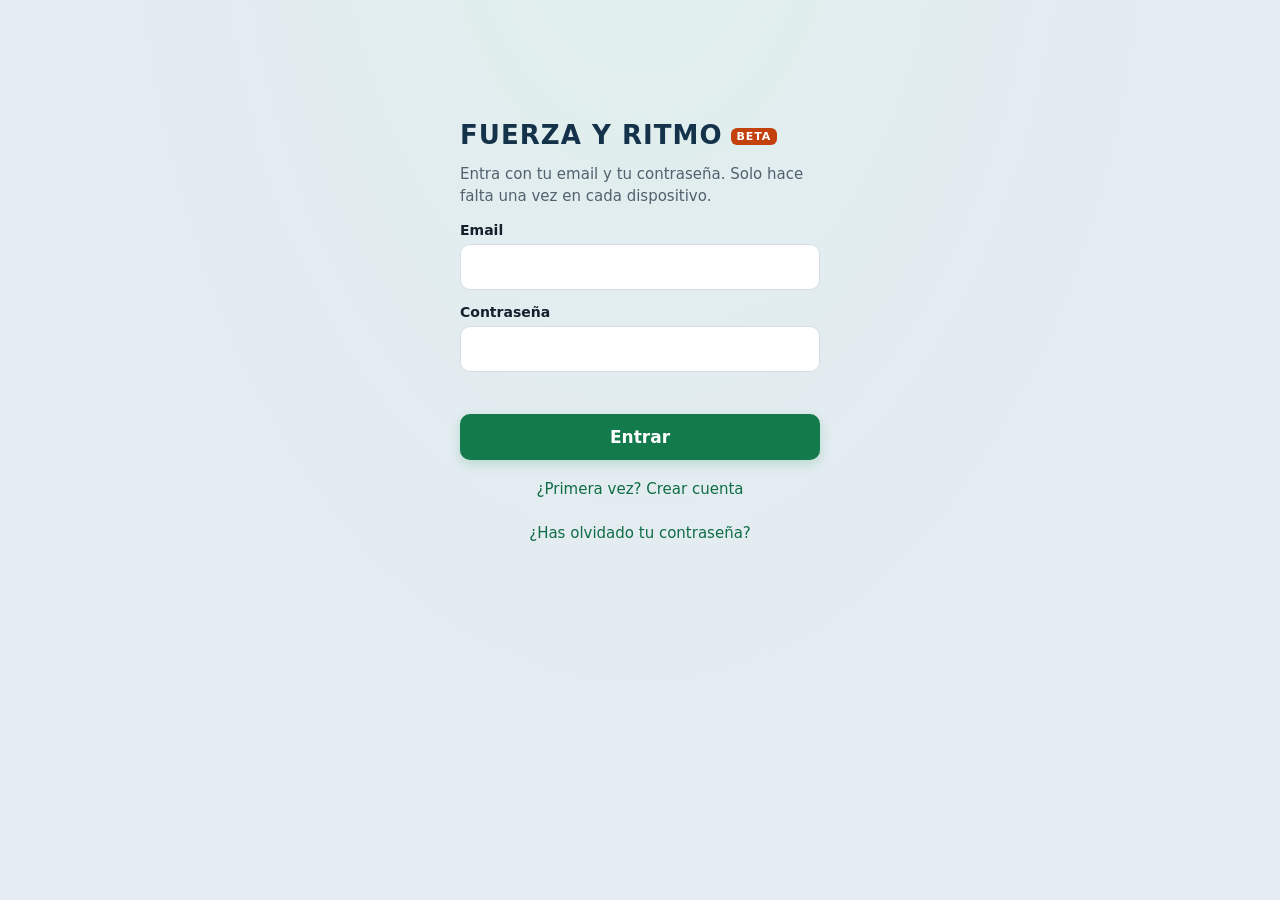
<file: beta/index.html>
<!doctype html>
<html lang="es">
<head>
<meta charset="utf-8">
<meta http-equiv="Content-Security-Policy" content="connect-src 'self' https://qqyedigitphvitejquxo.supabase.co blob: data:">
<meta name="viewport" content="width=device-width,initial-scale=1,viewport-fit=cover">
<title>Fuerza y Ritmo</title>
<meta name="apple-mobile-web-app-capable" content="yes">
<meta name="mobile-web-app-capable" content="yes">
<meta name="apple-mobile-web-app-title" content="Fuerza y Ritmo">
<meta name="apple-mobile-web-app-status-bar-style" content="black">
<meta name="theme-color" content="#14324a" media="(prefers-color-scheme: light)">
<meta name="theme-color" content="#11304a" media="(prefers-color-scheme: dark)">
<link rel="manifest" href="manifest.webmanifest">
<link rel="apple-touch-icon" href="icono-180.png">
<link rel="icon" type="image/png" href="icono-180.png">
<script id="entorno-ios">
(() => {
  const modoApp = window.matchMedia("(display-mode: standalone)");
  const ua = navigator.userAgent;
  const esIOS = !/Android/i.test(ua) && (/iPad|iPhone|iPod/.test(ua) ||
    (navigator.platform === "MacIntel" && navigator.maxTouchPoints > 1));
  const actualizar = () => document.documentElement.classList.toggle("ios-instalada",
    esIOS && (navigator.standalone === true || modoApp.matches));
  actualizar();
  modoApp.addEventListener?.("change", actualizar);
  window.addEventListener("pageshow", actualizar);
})();
</script>
<link rel="stylesheet" href="estilos.css?v=v382">
</head>
<body>
<div id="barraReloj" aria-hidden="true"></div>

<section id="aperturaApp" class="apertura" hidden aria-hidden="true">
  <svg class="logo-apertura" viewBox="72 48 368 250" role="img" aria-label="Fuerza y Ritmo">
    <path class="logo-arco" d="M174 101 C208 71 304 71 338 101" />
    <rect class="logo-pesa" x="92" y="174" width="42" height="102" rx="16" />
    <rect class="logo-pesa" x="132" y="205" width="247" height="41" rx="20" />
    <rect class="logo-pesa" x="378" y="174" width="42" height="102" rx="16" />
  </svg>
</section>

<section id="login" hidden>
  <h1>Fuerza y Ritmo</h1>
  <p id="loginTexto">Entra con tu email y tu contraseña. Solo hace falta una vez en cada dispositivo.</p>
  <form id="loginForm" novalidate>
    <div>
      <label>Email <input id="email" type="email" autocomplete="username" inputmode="email" required></label>
      <label>Contraseña <input id="password" type="password" autocomplete="current-password" minlength="6" required></label>
      <div id="loginError" role="alert"></div>
      <button class="primario" id="loginBtn" type="submit">Entrar</button>
      <button class="enlace" id="modoBtn" type="button">¿Primera vez? Crear cuenta</button>
      <button class="enlace" id="olvideBtn" type="button">¿Has olvidado tu contraseña?</button>
    </div>
  </form>
</section>

<section id="pendiente" hidden>
  <h1>Fuerza y Ritmo</h1>
  <p>Tu cuenta <b id="pendEmail"></b> está pendiente de aprobación. Cuando el administrador la apruebe, podrás usar la app.</p>
  <button class="primario" id="pendReintentar" type="button">Comprobar de nuevo</button>
  <p id="pendAviso" role="status"></p>
  <button class="enlace" id="pendSalir" type="button">Cerrar sesión</button>
</section>

<section id="app" hidden>
  <header class="cabecera">
    <h1>Fuerza y Ritmo</h1>
    <button type="button" class="ayuda-global ayuda-cab" id="ayudaCab" aria-label="Ayuda" title="Ayuda">?</button>
  </header>
  <nav class="tabbar" role="tablist" aria-label="Secciones">
    <button type="button" role="tab" id="tabSemana" aria-selected="true"><svg viewBox="0 0 24 24" aria-hidden="true"><rect x="3.5" y="5" width="17" height="15" rx="2.5"/><path d="M3.5 10h17M8 3v4M16 3v4"/></svg><span>Semana</span></button>
    <button type="button" role="tab" id="tabEjercicios" aria-selected="false"><svg viewBox="0 0 24 24" aria-hidden="true"><path d="M6.5 7v10M17.5 7v10M3.5 9.5v5M20.5 9.5v5M6.5 12h11"/></svg><span>Ejercicios</span></button>
    <button type="button" role="tab" id="tabListas" aria-label="Entrenos" aria-selected="false"><svg viewBox="0 0 24 24" aria-hidden="true"><path d="M9 6.5h11M9 12h11M9 17.5h11"/><path d="M4 6.5h.01M4 12h.01M4 17.5h.01" stroke-width="3" stroke-linecap="round"/></svg><span>Entrenos</span></button>
    <button type="button" role="tab" id="tabMarcas" aria-selected="false"><svg viewBox="0 0 24 24" aria-hidden="true"><path d="M4 19.5h16M7 16.5v-5M12 16.5V6.5M17 16.5v-8"/></svg><span>Marcas</span></button>
    <button type="button" role="tab" id="tabPlan" aria-selected="false"><svg viewBox="0 0 24 24" aria-hidden="true"><rect x="5" y="4" width="14" height="17" rx="2.5"/><path d="M9 4.5V3h6v1.5M8.5 10h7M8.5 14h7M8.5 18h4"/></svg><span>Ajustes</span></button>
  </nav>
  <button type="button" class="ayuda-global ayuda-flota" id="ayudaFlota" aria-label="Ayuda" title="Ayuda">?</button>

  <div id="vistaSemana">
    <nav class="nav" id="navSemana" aria-label="Cambiar de semana">
      <button type="button" class="nav-btn flecha" id="antBtn" aria-label="Semana anterior">‹</button>
      <div class="semana-info"><span id="rango"></span><span id="relativa"></span></div>
      <button type="button" class="nav-btn flecha" id="sigBtn" aria-label="Semana siguiente">›</button>
      <button type="button" class="nav-btn btn-hoy" id="hoyBtn" hidden>Hoy</button>
      <button type="button" class="nav-btn cal-btn" id="calBtn" aria-label="Calendario: ir a otra fecha" title="Calendario">📅</button>
    </nav>
    <div class="tira-dias" id="tiraDias" role="group" aria-label="Días de la semana"></div>
    <nav class="dia-nav" id="diaNav" aria-label="Día" hidden>
      <div class="dia-nav-sup">
        <button type="button" class="nav-btn volver" id="volverSemana">‹ Semana</button>
        <span class="dia-nav-t" id="diaNavTit"></span>
      </div>
      <div class="dia-nav-ctl">
        <button type="button" class="nav-btn flecha" id="diaAnt" aria-label="Día anterior">‹</button>
        <button type="button" class="nav-btn flecha" id="diaSig" aria-label="Día siguiente">›</button>
        <button type="button" class="nav-btn btn-hoy" id="diaHoy" hidden>Hoy</button>
      </div>
    </nav>
    <p class="meso-banda" id="mesoBanda" hidden></p>
    <div class="sem-resumenes">
      <details class="resumen-sem" id="resumenSem" hidden>
        <summary><span class="rs-t">Resumen de la semana</span><span class="rs-l" id="resumenLinea"></span></summary>
        <div class="records" id="resumenCont"></div>
      </details>
      <details class="resumen-sem lesiones-sem" id="molestiasSem">
        <summary><span class="rs-t">Molestias y lesiones</span><span class="rs-l" id="molestiasLinea"></span></summary>
        <section class="molestias-semana">
          <div class="sec-cab"><h3>Molestias y lesiones</h3><button type="button" class="nav-btn" id="nuevaMolestia">+ Nueva</button></div>
          <p class="menu-det nota">Anota aquí una molestia para que aparezca como aviso en los ejercicios relacionados y se tenga en cuenta al crear planes con IA.</p>
          <div class="lista-tarjetas" id="listaMolestias"></div>
        </section>
      </details>
    </div>
    <main class="semana" id="semana"></main>
  </div>

  <nav class="plan-nav organizar-nav" id="organizarNav" aria-label="Organizar entrenos" hidden>
    <button type="button" class="plan-nav-btn activa" data-organizar="listas">Listas</button>
    <button type="button" class="plan-nav-btn" data-organizar="crear">Crear o importar</button>
    <button type="button" class="plan-nav-btn" data-organizar="entrenos">Mis entrenamientos</button>
  </nav>
  <div id="vistaListas" hidden>
    <div class="barra listas-barra"><h2 class="listas-tit">Listas de entrenos</h2><button type="button" class="nav-btn" id="nuevaLista">+ Nueva lista</button></div>
    <div id="listasCont"></div>
  </div>

  <div id="vistaEjercicios" hidden>
    <div class="tabs seg ej-sel" id="ejSel" role="group" aria-label="Ejercicios o calentamientos">
      <button type="button" data-ejv="ejercicios" aria-pressed="true">Ejercicios</button>
      <button type="button" data-ejv="calentamientos" aria-pressed="false">Calentamientos</button>
    </div>
    <div id="ejPanelEj">
      <div class="barra">
        <input id="filtroEj" type="search" placeholder="Buscar ejercicio" aria-label="Buscar ejercicio" autocomplete="off">
        <button type="button" class="nav-btn" id="nuevoEj">+ Nuevo</button>
      </div>
      <div class="filtro-clasif" id="filtroClasif" role="group" aria-label="Filtrar por clasificación" hidden></div>
      <div id="catalogo"></div>
    </div>
    <div id="ejPanelCal" hidden>
      <div class="barra"><input id="filtroCal" type="search" placeholder="Buscar calentamiento" aria-label="Buscar calentamiento por nombre o ejercicio" autocomplete="off"></div>
      <p class="menu-det" id="calAyuda">Calentamientos guardados (son plantillas: también salen en Entrenos → Plantillas). Se guardan desde ⋯ de una parte «Calentamiento» y se añaden desde ⋯ del entreno.</p>
      <div class="lista-tarjetas" id="listaCalent"></div>
    </div>
  </div>

  <div id="vistaPlan" hidden>
    <section class="plan-sec" data-sec="plantillas">
      <h3>Plantillas</h3>
      <div class="barra plant-barra"><input id="buscarPlantilla" type="search" placeholder="Buscar plantilla" aria-label="Buscar plantilla por nombre o ejercicio" autocomplete="off"><button type="button" class="nav-btn" id="selPlantEntrar">Seleccionar</button></div>
      <div class="sel-barra" id="selPlantBarra" hidden><span id="selPlantN"></span><button type="button" class="enlace" id="selPlantTodas">Seleccionar todas</button><button type="button" class="nav-btn" id="selPlantCancelar">Cancelar</button></div>
      <div class="lista-tarjetas" id="listaPlantillas"></div>
    </section>
    <section class="plan-sec" data-sec="mesociclos">
      <div class="sec-cab"><h3>Mesociclos</h3><span class="sec-botones"><button type="button" class="nav-btn" id="selMesoEntrar" hidden>Seleccionar</button><button type="button" class="nav-btn" id="nuevoMeso">+ Nuevo</button></span></div>
      <div class="lista-tarjetas" id="listaMesos"></div>
    </section>
    <section class="plan-sec" data-sec="importar">
      <h3>Importar carreras</h3>
      <p class="vacio-lista">Importa una actividad del reloj (FIT, GPX o TCX), COROS o un CSV de Strava/Garmin. Las vueltas se guardan como series y sus recuperaciones como descanso.</p>
      <div class="botonera"><button type="button" class="anadir" id="impAbrir">Elegir archivo de carrera…</button></div>
    </section>
    <section class="plan-sec" data-sec="ia">
      <h3>Crear con IA</h3>
      <p class="vacio-lista">Elige tu objetivo, copia el prompt, pégalo en ChatGPT, Claude u otra IA y pega aquí su respuesta: la app crea las plantillas (o el mesociclo) y los ejercicios que falten.</p>
      <div class="botonera"><button type="button" class="anadir" id="iaAbrir">Crear con IA</button><button type="button" class="nav-btn" id="iaPegarAbrir">Pegar entreno de IA</button><label class="nav-btn doc-btn">Importar documento…<input type="file" id="iaDocArchivo" accept=".pdf,.docx,.txt,.md,.csv,.xlsx,.xls,.ods,image/*,application/pdf" hidden></label></div>
      <p class="menu-det nota">«Importar documento»: un plan en PDF, Word, Excel, CSV o texto (o una foto). La app saca su texto y te prepara el prompt para convertirlo; si ya viene en el formato de la app, lo lee directamente.</p>
    </section>
    <section class="plan-sec" data-sec="rutinas">
      <h3>Rutinas tipo</h3>
      <p class="aviso-estim">Ejemplos generales para empezar, no un plan médico ni personalizado. Al usarlos se copian a tus plantillas y los cambias a tu gusto.</p>
      <div class="lista-tarjetas" id="listaRutinas"></div>
    </section>
    <section class="plan-sec" data-sec="compartido">
      <h3>Añadir algo compartido</h3>
      <div class="barra"><input id="codigoComp" placeholder="Pega el enlace o el código de 8 letras" autocomplete="off" autocapitalize="characters"><button type="button" class="nav-btn" id="abrirComp">Abrir</button></div>
      <div class="botonera"><button type="button" class="nav-btn" id="misCompartidos">Mis enlaces compartidos</button></div>
    </section>
    <section class="plan-sec" data-sec="copia">
      <div class="sec-cab"><h3>Copia de seguridad</h3><label class="nav-btn">Restaurar copia…<input type="file" id="impJson" accept="application/json,.json" hidden></label></div>
      <p class="vacio-lista">Descarga todos tus datos. La copia completa (JSON) sirve para restaurarlos; los CSV se abren con Excel o Numbers.</p>
      <div class="botonera">
        <button type="button" class="nav-btn" id="expJson">Copia completa (JSON)</button>
        <button type="button" class="nav-btn" id="expCsv">Series (CSV)</button>
        <button type="button" class="nav-btn" id="expDias">Días y notas (CSV)</button>
      </div>
    </section>
    <section class="plan-sec" data-sec="ajustes">
      <h3>Ajustes de este dispositivo</h3>
      <div class="fila">
        <label class="campo">Peso de la barra (kg) <input id="ajBarra" inputmode="decimal" placeholder="20"></label>
        <label class="campo">Botones − y + de peso (kg) <input id="ajPaso" inputmode="decimal" placeholder="2,5"></label>
      </div>
      <label class="campo">Tamaño en el ordenador <select id="ajTam"><option value="">Automático (según la pantalla)</option><option value="90">Más pequeño</option><option value="100">Normal</option><option value="110">Grande</option><option value="125">Muy grande</option></select></label>
      <label class="campo">Distancias en <select id="ajUnidad"><option value="auto">Automático (metros y km desde 3 km)</option><option value="m">Metros</option><option value="km">Kilómetros</option></select></label>
      <label class="campo">Al importar, una vuelta más lenta que este ritmo (min/km) es recuperación <input id="ajRitmoRec" inputmode="decimal" placeholder="8:00"></label>
      <label class="campo">Cómo se calcula tu FC máxima
        <select id="ajFcModo"><option value="auto">Automática (con tus archivos FIT y TCX)</option><option value="edad">Por tu edad (Tanaka)</option><option value="manual">La pongo a mano</option></select>
      </label>
      <label class="campo" id="ajFcMaxL" hidden>FC máxima (ppm) <input id="ajFcMax" inputmode="numeric" pattern="[0-9]*"></label>
      <p class="menu-det nota" id="ajFcInfo"></p>
      <div class="fila">
        <label class="campo">Edad (para estimar la FC máxima sin datos) <input id="ajEdad" inputmode="numeric" pattern="[0-9]*"></label>
        <label class="campo">FC en reposo (opcional, zonas por reserva) <input id="ajFcReposo" inputmode="numeric" pattern="[0-9]*"></label>
      </div>
      <label class="campo">Series importadas con mucho desnivel (pendiente media de más del 4 %) <select id="ajDesnivel"><option value="excluir">No cuentan para las marcas por distancia</option><option value="contar">Cuentan, con su ritmo ajustado</option></select></label>
    </section>
    <section class="plan-sec" data-sec="ayuda">
      <h3>Instrucciones de uso</h3>
      <p class="vacio-lista">Consulta cómo usar la semana, los ejercicios, los entrenamientos y las marcas.</p>
      <button type="button" class="nav-btn ayuda-btn ayuda-ajustes-btn" id="ayudaBtn" aria-label="Instrucciones de uso" title="Abrir instrucciones completas">Abrir instrucciones completas</button>
    </section>
    <section class="plan-sec" data-sec="sugerencias" id="bloqueSug" hidden>
      <div class="sec-cab"><h3 id="sugTit">Sugerencias</h3><button type="button" class="nav-btn" id="sugRecargar">Actualizar</button></div>
      <div id="listaSug"></div>
    </section>
    <section class="plan-sec" data-sec="usuarios" id="bloqueUsuarios" hidden>
      <h3>Usuarios</h3>
      <p class="vacio-lista">Las cuentas nuevas no pueden ver ni guardar nada hasta que las apruebes.</p>
      <div id="listaUsuarios"></div>
    </section>
    <div class="cuenta-acc" id="cuentaAcc" hidden>
      <button type="button" class="enlace" id="sugPie">Enviar sugerencia</button>
      <button type="button" class="enlace" id="claveBtn">Cambiar contraseña</button>
      <button type="button" class="enlace" id="salirBtn">Cerrar sesión</button>
    </div>
  </div>

  <div id="vistaMarcas" hidden>
    <p class="aviso-estim">Tus récords de fuerza (por zonas del cuerpo), carrera y piscina. Las estimaciones de carrera son orientativas, calculadas con tus entrenamientos completos (fórmulas de Daniels y Riegel). No sustituyen a una prueba real ni a un entrenador.</p>
    <details class="plan-sec informe-sec">
      <summary class="informe-toggle"><span class="informe-tit">Resumen descargable</span><span class="informe-sub">Elige un periodo · HTML o PDF</span></summary>
      <div class="informe-cuerpo">
      <div class="fila informe-controles">
        <label class="campo">Periodo <select id="periodoInforme"><option value="semana">Semana</option><option value="mes">Mes</option><option value="ano">Año</option></select></label>
        <label class="campo informe-fecha-campo">Fecha de referencia
          <input id="fechaInforme" type="date" hidden>
          <span class="informe-fecha">
            <button type="button" class="informe-fecha-boton" id="fechaInformeAbrir" aria-haspopup="dialog" aria-expanded="false" aria-controls="calendarioInforme"></button>
            <div class="calendario-informe" id="calendarioInforme" role="dialog" aria-label="Elige una fecha" hidden>
              <div class="cal-informe-cab">
                <button type="button" class="nav-btn" id="fechaInformeAnterior" aria-label="Mes anterior">‹</button>
                <strong id="fechaInformeMes"></strong>
                <button type="button" class="nav-btn" id="fechaInformeSiguiente" aria-label="Mes siguiente">›</button>
              </div>
              <div class="cal-informe-dias" id="fechaInformeDias" role="grid"></div>
            </div>
          </span>
        </label>
        <button type="button" class="anadir" id="descargarInforme">Descargar resumen</button>
      </div>
      <p class="menu-det nota">Incluye sesiones, días activos, distancia y tiempo registrados, desnivel y mejores resultados del periodo. Al descargar, elige HTML o PDF; para el PDF se abrirá la ventana de impresión para guardarlo.</p>
      </div>
    </details>
    <div id="marcasCont"></div>
  </div>

  <div class="pie">
    <span id="estado" role="status"></span>
  </div>
</section>

<dialog id="selector" aria-label="Elegir ejercicio">
  <form method="dialog" class="d-cab">
    <input id="buscarEj" type="search" placeholder="Busca o escribe un ejercicio nuevo" aria-label="Ejercicio" autocomplete="off" enterkeyhint="go">
    <button class="cerrar" aria-label="Cerrar">✕</button>
  </form>
  <div class="tabs filtro-tipo" id="selTipo" role="group" aria-label="Tipo de entreno">
    <button type="button" data-tipo="" aria-pressed="true">Todos</button>
    <button type="button" data-tipo="fuerza" class="t-fuerza" aria-pressed="false">Fuerza</button>
    <button type="button" data-tipo="carrera" class="t-carrera" aria-pressed="false">Carrera</button>
    <button type="button" data-tipo="natacion" class="t-natacion" aria-pressed="false">Natación</button>
    <button type="button" data-tipo="movilidad" class="t-movilidad" aria-pressed="false">Movilidad</button>
  </div>
  <div class="filtro-clasif" id="selClasif" role="group" aria-label="Filtrar por clasificación" hidden></div>
  <div id="listaEj"></div>
</dialog>

<!-- v262 (INC-SEM-004): ficha en borrador para crear un ejercicio desde el buscador. No se crea nada hasta «Guardar y añadir» -->
<dialog id="dlgNuevoEj" aria-labelledby="neTit">
  <div class="d-form ne-form">
    <h3 id="neTit">Nuevo ejercicio</h3>
    <input id="neNombre" aria-label="Nombre del ejercicio" autocomplete="off" enterkeyhint="done">
    <p id="neConflicto" class="aviso-estim" role="status" hidden></p>
    <div id="neUsar" class="ne-usar" hidden></div>
    <div class="tabs seg" id="neTipo" role="group" aria-label="Tipo de ejercicio">
      <button type="button" data-tipo="fuerza" aria-pressed="false">Fuerza</button>
      <button type="button" data-tipo="carrera" aria-pressed="false">Carrera</button>
      <button type="button" data-tipo="natacion" aria-pressed="false">Natación</button>
      <button type="button" data-tipo="movilidad" aria-pressed="false">Movilidad</button>
    </div>
    <div id="neMagSec" hidden>
      <p class="menu-det">Qué se puede medir</p>
      <div class="md-chips" id="neMag" role="group" aria-label="Magnitudes que admite el ejercicio"></div>
    </div>
    <div id="neClasifSec" hidden>
      <div id="neRegionFila"><p class="menu-det">Región (opcional)</p><div class="md-chips" id="neRegion" role="group" aria-label="Región del cuerpo"></div></div>
      <div class="md-chips"><button type="button" class="chip chip-op clasif" id="neTecnica" aria-pressed="false">Técnica</button></div>
    </div>
    <label class="permiso" id="neLadoL"><input type="checkbox" id="neLado"> Se hace por lado (izquierda y derecha)</label>
    <input id="neVideo" type="url" inputmode="url" placeholder="Enlace del vídeo de la técnica (opcional)" aria-label="Enlace del vídeo" autocomplete="off">
    <textarea id="neNotas" rows="2" placeholder="Notas de técnica (opcional): agarre, tempo, respiración…" aria-label="Notas de técnica"></textarea>
    <label class="permiso" id="neComunL" hidden><input type="checkbox" id="neComun"> En el catálogo común (lo ven todos los usuarios aprobados)</label>
    <p id="neDonde" class="menu-det"></p>
    <div class="d-botones">
      <button type="button" class="nav-btn" id="neCancelar">Cancelar</button>
      <button type="button" class="anadir" id="neGuardar">Guardar y añadir</button>
    </div>
  </div>
</dialog>

<dialog id="detalle" aria-label="Ejercicio">
  <form method="dialog" class="d-cab">
    <input id="detNombre" aria-label="Nombre del ejercicio" autocomplete="off">
    <button class="cerrar" aria-label="Cerrar" autofocus>✕</button>
  </form>
  <div class="d-cuerpo">
    <p id="detAvisoLectura" class="aviso-estim" hidden>Ficha en modo consulta: se abre desde el entreno y aquí no se edita. Al cerrarla vuelves a la misma serie.</p>
    <p id="detAvisoComun" class="aviso-estim" hidden>Ejercicio del catálogo común: solo lo editan el administrador y quien él autorice. Tus series y tu 1RM son solo tuyos.</p>
    <label id="detCompSec" class="permiso" hidden><input type="checkbox" id="detComp"> En el catálogo común (lo ven todos los usuarios aprobados)</label>
    <section id="detMedidaSec" hidden>
      <h3>Cómo se hace y cómo mides tu progreso</h3>
      <div class="tabs seg" id="detMedida" role="group" aria-label="Cómo se mide el progreso">
        <button type="button" data-m="peso" aria-pressed="false">Peso (1RM)</button>
        <button type="button" data-m="reps" aria-pressed="false">Reps máx.</button>
        <button type="button" data-m="tiempo" aria-pressed="false">Isométrico (tiempo)</button>
      </div>
      <p class="menu-det" id="detMedidaInfo"></p>
      <label class="permiso"><input type="checkbox" id="detLado"> Se hace por lado (izquierda y derecha): todas sus series salen «por lado»</label>
      <div class="lado-aplicar" id="detLadoAviso" hidden><p class="menu-det" id="detLadoTxt"></p><button type="button" class="nav-btn" id="detLadoAplicar">Aplicar la configuración de la ficha</button></div>
    </section>
    <section id="detRmSec">
      <h3 id="detRmTit">1RM de referencia</h3>
      <p class="menu-det" id="detRmEtq" hidden>1RM de lastre (kg)</p>
      <div class="fila rm-fila"><input id="detRm" inputmode="decimal" placeholder="kg" aria-label="1RM de referencia en kg"><span id="detRmEst" class="menu-det"></span></div>
      <div id="detRefRepsBloque" hidden><p class="menu-det">Máx. repeticiones</p><div class="fila rm-fila"><input id="detRefReps" inputmode="numeric" placeholder="reps" aria-label="Máximo de repeticiones de referencia"><span id="detRefRepsEst" class="menu-det"></span></div></div>
      <label class="permiso"><input type="checkbox" id="detBarra"> Se hace con barra: mostrar los discos por lado</label>
    </section>
    <section id="detBilboSec">
      <h3>Bilbo</h3>
      <div id="detBilbo"></div>
    </section>
    <section>
      <h3>Vídeo de la técnica</h3>
      <div id="detEmbed"></div>
      <div class="fila">
        <input id="detVideo" type="url" inputmode="url" placeholder="Enlace de YouTube… (detrás puedes poner 1:30-2:15)" aria-label="Enlace del vídeo" autocomplete="off">
        <a id="detBuscar" class="nav-btn" target="_blank" rel="noopener">Buscar en YouTube</a>
      </div>
      <textarea id="detNotas" placeholder="Notas de técnica: agarre, respiración, lo que no debes olvidar…" aria-label="Notas de técnica"></textarea>
    </section>
    <section>
      <h3>Récords</h3>
      <div class="records" id="detRecords"></div>
      <ul class="marcas" id="detMarcas"></ul>
    </section>
    <section>
      <h3 id="detGraficaTit">Progreso</h3>
      <div id="detGrafica"></div>
    </section>
    <section>
      <h3>Historial</h3>
      <ol class="historial" id="detHistorial"></ol>
    </section>
    <!-- v370 (MEJ-UI-020 L8): lo del catálogo (tipo, medidas, clasificación, zonas) al final y plegado; primero lo del usuario -->
    <details id="detCatalogo" class="det-catalogo">
      <summary><span class="dc-tit">Datos del catálogo</span><span class="dc-res" id="detCatResumen"></span></summary>
      <div class="dc-cuerpo">
        <section>
          <h3>Tipo</h3>
          <div class="tabs seg" id="detTipo" role="group" aria-label="Tipo de ejercicio">
            <button type="button" data-tipo="fuerza" aria-pressed="false">Fuerza</button>
            <button type="button" data-tipo="carrera" aria-pressed="false">Carrera</button>
            <button type="button" data-tipo="natacion" aria-pressed="false">Natación</button>
            <button type="button" data-tipo="movilidad" aria-pressed="false">Movilidad</button>
          </div>
        </section>
        <section id="detMagSec" hidden>
          <h3>Qué se puede medir</h3>
          <div class="md-chips" id="detMag" role="group" aria-label="Magnitudes que admite el ejercicio"></div>
          <p class="menu-det nota" id="detMagNota"></p>
        </section>
        <section id="detClasifSec" hidden>
          <h3>Clasificación</h3>
          <div id="detRegionFila">
            <p class="menu-det">Región (para encontrarlo; un ejercicio compuesto puede ser Torso y Pierna)</p>
            <div class="md-chips" id="detRegion" role="group" aria-label="Región del cuerpo"></div>
          </div>
          <div class="md-chips"><button type="button" class="chip chip-op clasif" id="detTecnica" aria-pressed="false">Técnica</button></div>
          <p class="menu-det nota" id="detClasifNota"></p>
        </section>
        <section id="detZonasSec">
          <h3>Zonas que trabaja</h3>
          <div class="md-chips" id="detZonas"></div>
          <p class="menu-det nota" id="detZonasNota"></p>
        </section>
      </div>
    </details>
    <button type="button" id="detBorrar" class="peligro">Eliminar ejercicio</button>
  </div>
</dialog>

<dialog id="menu" aria-labelledby="menuTit">
  <form method="dialog" class="d-cab">
    <h3 id="menuTit" class="d-tit"></h3>
    <button class="cerrar" aria-label="Cerrar" autofocus>✕</button>
  </form>
  <p id="menuDet" class="menu-det"></p>
  <div id="menuExtra" class="menu-extra" hidden></div>
  <div id="menuOpciones" class="menu-op"></div>
</dialog>

<dialog id="dlgTexto" aria-labelledby="txtTit">
  <form method="dialog" class="d-form">
    <h3 id="txtTit"></h3>
    <textarea id="txtInput" rows="3" maxlength="300" aria-label="Descripción" placeholder="Tempo 3-2-1-2 · banda roja · EEP 2"></textarea>
    <p id="txtAyuda" class="menu-det"></p>
    <div class="d-botones">
      <button type="button" class="nav-btn peligro-txt" data-cerrar="quitar">Quitar</button>
      <button type="button" class="nav-btn" data-cerrar="">Cancelar</button>
      <button value="ok" class="anadir" data-enter>Guardar</button>
    </div>
  </form>
</dialog>
<dialog id="dlgRitmos" aria-labelledby="crTitulo">
  <form method="dialog" class="d-cab">
    <h3 id="crTitulo" class="d-tit">Calculadora de ritmos</h3>
    <button class="cerrar" aria-label="Cerrar">✕</button>
  </form>
  <form id="crFormulario" class="d-form" novalidate>
    <label class="campo">Operación
      <select id="crOperacion"><option value="ritmo">Calcular ritmo: distancia + tiempo total</option><option value="tiempo">Calcular tiempo total: distancia + ritmo</option><option value="distancia">Calcular distancia: tiempo total + ritmo</option></select>
    </label>
    <div id="crDistanciaCampo">
      <label class="campo" for="crDistancia">Distancia</label>
      <div class="cr-distancia"><input id="crDistancia" inputmode="decimal" autocomplete="off" placeholder="Ej.: 400 o 0,4" aria-describedby="crDistanciaAyuda"><label class="campo">Unidad <select id="crUnidad"><option value="m">metros (m)</option><option value="km">kilómetros (km)</option></select></label></div>
      <p id="crDistanciaAyuda" class="menu-det">Solo el número, con coma o punto decimal. Ej.: 400 m o 0,4 km con su unidad seleccionada.</p>
    </div>
    <div id="crTiempoCampo" class="campo" role="group" aria-labelledby="crTiempoEtiqueta" aria-describedby="crTiempoAyuda">
      <span id="crTiempoEtiqueta">Tiempo total</span>
      <div class="cr-ritmo"><input id="crTiempoH" inputmode="numeric" pattern="[0-9]*" autocomplete="off" maxlength="2" enterkeyhint="next" placeholder="0" aria-label="Horas"><span class="cr-dospuntos" aria-hidden="true">:</span><input id="crTiempoMin" inputmode="numeric" pattern="[0-9]*" autocomplete="off" maxlength="2" enterkeyhint="next" placeholder="00" aria-label="Minutos"><span class="cr-dospuntos" aria-hidden="true">:</span><input id="crTiempoSeg" inputmode="numeric" pattern="[0-9]*" autocomplete="off" maxlength="2" enterkeyhint="done" placeholder="00" aria-label="Segundos"></div>
      <span id="crTiempoAyuda" class="menu-det">Horas, minutos y segundos; minutos y segundos de 00 a 59. Ej.: 0 : 30 : 00 = 30 minutos.</span>
    </div>
    <div id="crRitmoCampo" class="campo" role="group" aria-labelledby="crRitmoEtiqueta" aria-describedby="crRitmoAyuda">
      <span id="crRitmoEtiqueta">Ritmo (min/km)</span>
      <div class="cr-ritmo"><input id="crRitmoMin" inputmode="numeric" pattern="[0-9]*" autocomplete="off" maxlength="2" enterkeyhint="next" placeholder="0" aria-label="Minutos"><span class="cr-dospuntos" aria-hidden="true">:</span><input id="crRitmoSeg" inputmode="numeric" pattern="[0-9]*" autocomplete="off" maxlength="2" enterkeyhint="done" placeholder="00" aria-label="Segundos"></div>
      <span id="crRitmoAyuda" class="menu-det">Solo minutos y segundos por km; segundos de 00 a 59. Ej.: 4 y 30 = 4:30. No es el tiempo total.</span>
    </div>
    <div class="cr-salida"><strong id="crResultadoEtiqueta"></strong><output id="crResultado" aria-live="polite">—</output></div>
    <p id="crAviso" role="status" class="menu-det"></p>
    <div class="d-botones"><button type="button" class="nav-btn" data-cerrar="">Cerrar</button><button type="submit" class="anadir" data-enter>Calcular</button></div>
  </form>
</dialog>

<dialog id="dlgNombre" aria-labelledby="nomTit">
  <form method="dialog" class="d-form">
    <h3 id="nomTit"></h3>
    <input id="nomInput" aria-label="Nombre" autocomplete="off" enterkeyhint="done">
    <p id="nomAyuda" class="menu-det"></p>
    <div class="d-botones">
      <button type="button" class="nav-btn" data-cerrar="">Cancelar</button>
      <button value="ok" class="anadir" data-enter>Guardar</button>
    </div>
  </form>
</dialog>

<dialog id="dlgBloque" aria-label="Nueva superserie">
  <form method="dialog" class="d-cab">
    <h3 class="d-tit">Nueva superserie</h3>
    <button class="cerrar" aria-label="Cerrar">✕</button>
  </form>
  <div class="d-cuerpo">
    <p class="menu-det" style="padding:0">Uno o varios ejercicios seguidos que se repiten. Ej.: 1000 m + rec. 300 m ×4, o Press banca + Remo ×4.</p>
    <div id="blqTramos"></div>
    <button type="button" class="add-ej" id="blqAnadir">+ Añadir ejercicio</button>
    <div class="campo"><span>Rondas (veces que se repite)</span>
      <div class="eb-rondas"><button type="button" class="nav-btn eb-paso" id="blqMenos" aria-label="Quitar una ronda">−</button><output class="eb-n" id="blqRondasN">×4</output><button type="button" class="nav-btn eb-paso" id="blqMas" aria-label="Añadir una ronda">+</button></div>
      <input id="blqRondas" type="hidden" value="4"></div>
    <p id="blqAviso" class="aviso" role="status"></p>
    <div class="d-botones">
      <button type="button" class="nav-btn" id="blqVacio" title="Una superserie sin ejercicios: luego arrastras ejercicios del entreno dentro con ≡">Crear vacío</button>
      <button type="button" class="anadir" id="blqCrear">Crear superserie</button>
    </div>
  </div>
</dialog>

<dialog id="dlgCalent" aria-label="Calentamiento guardado">
  <form method="dialog" class="d-cab">
    <h3 class="d-tit" id="calTit">Calentamiento</h3>
    <button class="cerrar" aria-label="Cerrar">✕</button>
  </form>
  <div class="d-cuerpo" id="calCuerpo"></div>
</dialog>

<dialog id="dlgFechaPlant" aria-label="Elegir fecha">
  <form method="dialog" class="d-cab">
    <h3 class="d-tit">Añadir a una fecha</h3>
    <button class="cerrar" aria-label="Cerrar">✕</button>
  </form>
  <div class="d-cuerpo">
    <p class="menu-det" id="fpResumen" style="padding:0"></p>
    <label class="campo">Fecha <input id="fpFecha" type="date" min="1000-01-01" max="9999-12-31" aria-describedby="fpElegida"></label>
    <p class="eb-nota" id="fpElegida" role="status"></p>
    <p class="aviso" id="fpAviso" role="status"></p>
    <div class="d-botones">
      <button type="button" class="nav-btn" id="fpCancelar">Cancelar</button>
      <button type="button" class="anadir" id="fpAnadir" disabled>Añadir</button>
    </div>
  </div>
</dialog>

<dialog id="dlgEditBloque" aria-label="Editar superserie" data-orden-libre>
  <form method="dialog" class="d-cab">
    <h3 class="d-tit">Editar superserie</h3>
    <button class="cerrar" aria-label="Cerrar">✕</button>
  </form>
  <div class="d-cuerpo" id="ebCuerpo"></div>
</dialog>

<dialog id="dlgMeso" aria-label="Mesociclo">
  <form method="dialog" class="d-cab">
    <h3 class="d-tit">Mesociclo</h3>
    <button class="cerrar" aria-label="Cerrar">✕</button>
  </form>
  <div class="d-cuerpo">
    <label class="campo">Nombre <input id="mesoNombre" placeholder="Ej.: Fuerza · bloque 1" autocomplete="off"></label>
    <div class="fila">
      <label class="campo">Empieza la semana del <input id="mesoInicio" type="date"></label>
      <label class="campo">Semanas <input id="mesoSemanas" type="number" min="1" max="26" inputmode="numeric"></label>
    </div>
    <label class="campo">Progresión de peso por semana (kg) <input id="mesoProg" inputmode="decimal" placeholder="Ej.: 2,5 (déjalo vacío si no quieres)"></label>
    <section>
      <h3>Semana de descarga</h3>
      <label class="permiso"><input type="checkbox" id="mesoDescUltima"> La última semana es de descarga</label>
      <div class="fila">
        <label class="campo">Y además cada… semanas <input id="mesoDescCada" type="number" min="2" max="12" inputmode="numeric" placeholder="Ej.: 4 (vacío = no)"></label>
        <label class="campo">Reducción (%) <input id="mesoDescPct" inputmode="decimal" placeholder="30"></label>
      </div>
      <label class="campo">Qué se reduce
        <select id="mesoDescModo">
          <option value="carga">Peso, % del RM y distancia</option>
          <option value="series">Número de series</option>
        </select>
      </label>
    </section>
    <section>
      <h3>Plantillas de cada día</h3>
      <div id="mesoDias"></div>
    </section>
    <label class="campo">Notas <textarea id="mesoNotas" placeholder="Objetivo del bloque, RPE, semana de descarga…"></textarea></label>
    <p id="mesoAviso" class="aviso" role="status"></p>
    <div class="d-botones">
      <button type="button" class="nav-btn" id="mesoVolverImportacion" hidden>Volver al documento sin guardar</button>
      <button type="button" class="nav-btn" id="mesoGuardar">Guardar</button>
      <button type="button" class="anadir" id="mesoAplicar">Guardar y rellenar calendario</button>
    </div>
    <div class="d-botones">
      <button type="button" class="nav-btn" id="mesoALista">Añadir a una lista…</button>
      <button type="button" class="nav-btn" id="mesoCompartir">Compartir con un amigo…</button>
      <button type="button" class="enlace" id="mesoQuitar">Quitar sus series planificadas del calendario</button>
      <button type="button" class="peligro" id="mesoBorrar">Eliminar mesociclo</button>
    </div>
  </div>
</dialog>

<dialog id="dlgRpe" aria-labelledby="rpeTit">
  <form method="dialog" class="d-cab">
    <h3 id="rpeTit" class="d-tit">Esfuerzo</h3>
    <button class="cerrar" aria-label="Cerrar">✕</button>
  </form>
  <div class="d-cuerpo">
    <section>
      <h3>¿Cuánto te ha costado? (RPE)</h3>
      <div class="rpe-escala" id="rpeEscala" role="group" aria-label="Esfuerzo del 1 al 10"></div>
      <p class="menu-det nota" id="rpeTexto"></p>
    </section>
    <label class="campo">Sensaciones <textarea id="rpeNota" maxlength="300" placeholder="Piernas cargadas, dormí poco, muy bien…"></textarea></label>
    <div class="d-botones">
      <button type="button" class="nav-btn" id="rpeQuitar">Quitar</button>
      <button type="button" class="anadir" id="rpeGuardar">Guardar</button>
    </div>
  </div>
</dialog>

<dialog id="dlgIA" aria-label="Crear con IA">
  <form method="dialog" class="d-cab">
    <h3 class="d-tit">Crear con IA</h3>
    <button class="cerrar" aria-label="Cerrar">✕</button>
  </form>
  <div class="d-cuerpo">
    <div class="tabs seg" id="iaPasos" role="tablist" aria-label="Pasos">
      <button type="button" role="tab" data-paso="prompt" aria-selected="true">1 · Prompt</button>
      <button type="button" role="tab" data-paso="pegar" aria-selected="false">2 · Pegar respuesta</button>
    </div>
    <div id="iaPrompt" class="ia-paso">
      <p class="ia-doc-nota" id="iaDocNota" hidden></p>
      <label class="campo">¿Qué quieres?
        <select id="iaModo"><option value="plan">Plan de varias semanas o mesociclo</option><option value="sesion">Entreno suelto (una sesión)</option></select>
      </label>
      <div class="fila" id="iaRefCaja">
        <label class="campo">Basado en (opcional) <select id="iaRef"><option value="">Nada: desde cero</option></select></label>
        <label class="campo" id="iaRefModoL" hidden>¿Cómo?
          <select id="iaRefModo">
            <option value="variantes">Mismo esquema, con variantes de ejercicios</option>
            <option value="progresar">Seguir progresando con los mismos ejercicios</option>
            <option value="nuevo">Otro enfoque, sin repetir los principales</option>
          </select>
        </label>
      </div>
      <div id="iaCamposPlan">
        <div class="fila">
          <label class="campo">Objetivo
            <select id="iaObjetivo">
              <option value="fuerza">Fuerza</option>
              <option value="hipertrofia">Hipertrofia</option>
              <option value="1k">Carrera 1 km</option>
              <option value="2k">Carrera 2 km</option>
              <option value="5k">Carrera 5 km</option>
              <option value="10k">Carrera 10 km</option>
              <option value="media">Media maratón (21,1 km)</option>
              <option value="maraton">Maratón (42,2 km)</option>
              <option value="combinado">Fuerza + carrera</option>
            </select>
          </label>
          <label class="campo">Días por semana <input id="iaDias" type="number" min="1" max="7" value="3" inputmode="numeric"></label>
        </div>
        <div class="fila" id="iaCamposCarrera" hidden>
          <label class="campo">Marca objetivo (opcional) <input id="iaMarca" placeholder="1:45:00" autocomplete="off"></label>
          <label class="campo">Fecha de la carrera (opcional) <input id="iaFechaCarrera" type="date"></label>
        </div>
        <label class="campo">Semanas <input id="iaSemanas" type="number" min="1" max="26" value="6" inputmode="numeric"></label>
        <label class="campo">Objetivo concreto <input id="iaMeta" placeholder="Bajar de 25 min en 5 km, subir mi sentadilla…" autocomplete="off"></label>
      </div>
      <div id="iaCamposSesion" hidden>
        <div class="fila">
          <label class="campo">Tipo de sesión
            <select id="iaSesTipo">
              <option value="pierna">Pierna</option><option value="torso">Torso</option><option value="pecho">Pecho</option><option value="espalda">Espalda</option>
              <option value="hombro">Hombro y brazos</option><option value="completo">Cuerpo completo</option><option value="empuje">Empuje</option><option value="tiron">Tirón</option>
              <option value="series">Carrera: series</option><option value="umbral">Carrera: umbral</option><option value="rodaje">Carrera: rodaje</option><option value="tirada">Carrera: tirada larga</option>
              <option value="natacion">Natación</option><option value="movilidad">Movilidad y estiramientos</option><option value="combinado">Combinado (fuerza + carrera)</option><option value="otro">Otro…</option>
            </select>
          </label>
          <label class="campo">Duración
            <select id="iaDuracion"><option>30</option><option>45</option><option selected>60</option><option>90</option></select>
          </label>
        </div>
        <label class="campo" id="iaSesOtroL" hidden>¿Qué sesión? <input id="iaSesOtro" placeholder="Core y movilidad, cuestas, técnica de crol…" autocomplete="off"></label>
        <label class="campo">Intensidad
          <select id="iaIntensidad"><option>suave (RPE 5-6)</option><option selected>moderada (RPE 7)</option><option>dura (RPE 8-9)</option></select>
        </label>
      </div>
      <label class="campo">Nivel
        <select id="iaNivel"><option>principiante</option><option selected>intermedio</option><option>avanzado</option></select>
      </label>
      <label class="campo">Material <input id="iaMaterial" placeholder="Gimnasio completo, mancuernas en casa, pista…" autocomplete="off"></label>
      <label class="campo">Limitaciones <input id="iaLimites" placeholder="Molestias de rodilla, 45 min por sesión…" autocomplete="off"></label>
      <label class="campo">Prompt para la IA <textarea id="iaTexto" readonly rows="7"></textarea></label>
      <div class="d-botones"><span class="menu-det nota" id="iaCopiarAviso" role="status"></span><button type="button" class="anadir" id="iaCopiar">Copiar prompt</button></div>
      <p class="aviso-estim">Las rutinas que propone una IA son sugerencias generales, no un plan médico ni personalizado. Revísalas y adáptalas a cómo te encuentres.</p>
    </div>
    <div id="iaPegar" class="ia-paso" hidden>
      <label class="campo">Texto del entreno · puedes editarlo <textarea id="iaRespuesta" rows="9" placeholder="Pega aquí la respuesta completa de la IA (empieza por «RUTINA:»)"></textarea></label>
      <p class="aviso" id="iaError" role="status"></p>
      <div class="d-botones"><button type="button" class="nav-btn" id="iaDocumentoAyuda" hidden>Preparar conversión con mi IA</button><button type="button" class="anadir" id="iaRevisar">Revisar entreno</button></div>
    </div>
    <div id="iaVistaCaja" class="ia-paso" hidden>
      <h3 id="iaVistaTit" class="ia-tit"></h3>
      <div id="iaVista" class="ia-vista"></div>
      <p class="menu-det nota" id="iaAvisoDias" role="status"></p>
      <details id="iaDiaOp" class="ia-guardar" hidden>
        <summary>Añadir entreno</summary>
        <div class="ia-guardar-campos">
          <label class="campo" id="iaDiaSesionL">Sesión <select id="iaDiaSesion"></select></label>
          <label class="campo">Nombre del entreno <input id="iaNombreSesion" maxlength="60" required></label>
          <label class="campo">Dónde guardarlo
            <select id="iaDestino"><option value="calendario">En el calendario</option><option value="plantilla">Como plantilla</option><option value="ambos">Calendario y plantilla</option></select>
          </label>
          <label class="campo" id="iaFechaCaja">Día del entreno <input id="iaDiaFecha" type="date" required></label>
          <p id="iaDestinoNota" class="nota"></p>
          <button type="button" class="anadir" id="iaAnadirDia">Guardar y abrir calendario</button>
        </div>
      </details>
      <details class="ia-otras"><summary>Otras opciones</summary>
        <div class="ia-acciones">
          <button type="button" class="nav-btn" id="iaPlantillas" hidden>Guardar todas como plantillas</button>
          <button type="button" class="nav-btn" id="iaLista">Guardar en una lista</button>
          <button type="button" class="nav-btn" id="iaMeso" hidden>Abrir editor de mesociclo</button>
          <button type="button" class="nav-btn" id="iaVolverTexto">Volver al texto del documento</button>
        </div>
      </details>
    </div>
  </div>
  <div id="iaGuardarBarra" hidden>
    <p id="iaMensaje" class="aviso" role="alert"></p>
    <button type="button" class="anadir" id="iaContinuar">Elegir destino y guardar…</button>
  </div>
</dialog>

<dialog id="dlgAyuda" aria-label="Instrucciones de uso">
  <form method="dialog" class="d-cab">
    <h3 class="d-tit">Instrucciones de uso</h3>
    <button class="cerrar" aria-label="Cerrar">✕</button>
  </form>
  <div class="d-cuerpo ayuda">
    <p>Toca cada apartado para verlo. Puedes volver aquí cuando quieras desde <b>Ajustes → Instrucciones de uso</b>. ¿Echas algo en falta o algo no va bien? Envíanos una sugerencia:</p>
    <button type="button" class="nav-btn sug-btn" id="sugAyuda">💬 Enviar una sugerencia o avisar de un fallo</button>
    <details><summary>La semana y el texto del día</summary>
      <p>En el móvil, las secciones están abajo: <b>Semana</b>, <b>Ejercicios</b>, <b>Entrenos</b>, <b>Marcas</b> y <b>Ajustes</b>. En el ordenador van arriba, centradas. En pantallas grandes todo se amplía un poco para aprovechar el ancho; en <b>Ajustes → Tamaño en el ordenador</b> eliges otro tamaño si lo prefieres.</p>
      <p>La <b>Semana</b> muestra una <b>tira con los días</b> de la semana y, debajo, solo el día elegido. Cada día de la tira lleva un punto (verde si todas sus series están hechas, gris si hay series pendientes, sin punto si no hay ninguna) y, debajo, la primera línea de lo que hayas escrito en su espacio de texto. Cambia de día tocando la tira o <b>deslizando a los lados</b>.</p>
            <p>Cada día tiene un espacio para escribir lo que quieras. Se guarda solo. Mientras escribes aparece el botón <b>N</b> de negrita.</p>
      <p>Cambia de semana con las flechas ‹ ›; <b>Hoy</b> te devuelve a la semana actual. El anillo de cada día muestra cuántas series llevas hechas de las planificadas.</p>
    </details>
    <details><summary>Tu cuenta y tu contraseña</summary>
      <p><b>Cambiar la contraseña:</b> abajo del todo, junto a «Cerrar sesión», pulsa <b>Cambiar contraseña</b>, escríbela dos veces y guarda. En tus otros dispositivos sigues con la sesión abierta.</p>
      <p><b>Si la has olvidado:</b> en la pantalla de entrada escribe tu email y pulsa <b>¿Has olvidado tu contraseña?</b>. Te llegará un correo (mira también en spam) con un enlace: ábrelo en el móvil o el ordenador donde quieras entrar, y la app te pedirá la contraseña nueva. El enlace caduca al cabo de un rato y solo sirve una vez.</p>
    </details>
    <details><summary>Varios entrenos el mismo día</summary>
      <p>Si doblas (por ejemplo, gimnasio por la mañana y carrera por la tarde), pulsa <b>+ Entreno</b> debajo del día y ponle nombre («Tarde», «Carrera»…). Se crea vacío, aunque no hayas hecho aún el primero. Con varios entrenos, toca el nombre de cada uno (▸/▾) para plegarlo o desplegarlo.</p>
      <p>Cada entreno va en su propia caja con su nombre, su progreso y sus botones <b>+ Ejercicio</b> y <b>+ Superserie</b>, que añaden a ese entreno. El primero se llama «Entreno 1» hasta que le pongas nombre en su ⋯ («Cambiar nombre del entreno»). En el ⋯ también puedes subirlo o bajarlo, copiarlo, guardarlo como plantilla o quitarlo. Un ejercicio ya apuntado se pasa de uno a otro con su ⋯ → «Mover a otra sesión».</p>
    </details>
    <details><summary>Partes de un entreno</summary>
      <p>Son opcionales: si no creas ninguna, el entreno va todo seguido, como siempre. Para dividirlo, pulsa <b>+ Parte</b> (debajo del día, o en la caja de cada entreno si tienes varios) y ponle nombre: «Calentamiento», «Parte principal», «Fuerza», «Series», «Vuelta a la calma»…</p>
      <p>Cada parte tiene su <b>color</b> (cabecera y un fondo suave en sus ejercicios), su progreso y sus botones <b>+ Ejercicio</b> y <b>+ Superserie</b>. Dentro de una parte puedes poner superseries ×N, por ejemplo 4 × (400 m + trote 200 m) en «Parte principal».</p>
      <p>En el <b>⋯ de la parte</b> la subes o bajas, le cambias el nombre, la quitas (sus ejercicios quedan sin parte) o la borras con sus ejercicios. Un ejercicio o superserie se pasa a otra parte arrastrándolo con su asa ≡.</p>
      <p><b>Arrastrar a una parte:</b> coge un ejercicio o una superserie por su asa <b>≡</b> y suéltalo <b>encima de la cabecera</b> de una parte (se ilumina): entra en ella, al final, como una app en una carpeta. También puedes arrastrarlo entre los ejercicios de otra parte. Si una parte se queda sin nada, se queda vacía para volver a llenarla.</p>
      <p>Cada parte es una caja de su color con sus ejercicios dentro. Toca su nombre (▸/▾) para plegarla o desplegarla; la app lo recuerda en cada dispositivo. Los ejercicios y superseries se numeran como en las hojas de entrenamiento: cada parte empieza una letra (A1, A2…; luego B1, B2…) y, con el ⋯ de un ejercicio o una superserie → «Empezar letra nueva aquí», separas superseries dentro de una parte (C1, C2, D1…). Si una parte tiene varias letras, cada una va en su desplegable (toca ▸ B, ▸ C…).</p>
    </details>
    <details><summary>Calendario y unidades</summary>
      <p>El botón <b>📅</b>, junto a las fechas de la semana, abre el calendario del mes: cada día con entrenamiento lleva un punto (relleno si lo hiciste entero, a medias o vacío si estaba planificado). Cambia de mes con ‹ › y toca un día para ir a su semana con ese día abierto.</p>
      <p>El botón verde <b>Hoy</b> aparece cuando estás en otra semana o en otro día: te lleva a hoy.</p>
      <p>En <b>Ajustes → Distancias en</b> eliges metros, kilómetros o automático (metros y, desde 3 km, kilómetros). Cambia cómo se ven y en qué unidad escribes los campos de distancia; los botones − y + suben 100 m (o 0,1 km). En cualquier campo puedes escribir la unidad: «5 km», «5,2km» o «400 m».</p>
    </details>
    <details><summary>Añadir ejercicios y series</summary>
      <p>Pulsa <b>+ Ejercicio</b> en un día, busca el ejercicio o escribe uno nuevo. Arriba puedes filtrar por Fuerza, Carrera, Natación o Movilidad.</p>
      <p><b>Progreso por peso, reps o tiempo, y por lado:</b> en la ficha de cada ejercicio eliges si se hace <b>por lado</b> (todas sus series lo llevan) y, en fuerza, cómo se mide: Peso (1RM), Reps máx. o Isométrico (tiempo): en los isométricos el selector solo ofrece Tiempo y Máx. tiempo. Por defecto lo deduce del nombre («lastradas» → peso; dominadas, fondos → reps; plancha, false grip → tiempo). En los de peso corporal no sale la casilla de kg; para el lastre usa el ejercicio «… lastradas».</p>
      <p><b>Cómo se mide (fuerza):</b> debajo de la fila de series, el botón <b>Reps ▾</b> deja elegir <b>Reps</b>, <b>⏱ Tiempo</b> (isométricos: «45» = 45 s, también «1,30»), <b>Máx. reps</b> o <b>Máx. tiempo</b> (la serie queda «máx» sin número). Al hacer una serie «máx», tócala (o usa el modo entreno) y apunta las repeticiones o los segundos que salieron. En texto: «3xmáx» o «3xmáx tiempo». Marca <b>Por lado</b> si se hace a cada lado («30 s por lado»).</p>
      <p><b>Fuerza:</b> kg × repeticiones. El botón <b>kg</b> cambia a <b>%</b> del 1RM (pon tu 1RM en la ficha del ejercicio).</p>
      <p><b>Movilidad:</b> repeticiones o tiempo (un número solo son segundos: «45»; también «2 min» o «1,30»). Marca <b>Por lado</b> si se hace a cada lado. No cuenta récords; el resumen de la semana suma sus minutos (por lado cuenta los dos).</p>
      <p><b>Carrera y natación:</b> metros y tiempo. El botón <b>m</b> cambia a <b>min</b> si prefieres apuntar solo el tiempo.</p>
      <p>Los botones <b>−</b> y <b>+</b> suben o bajan el peso, las repeticiones, los metros (100 m) o el tiempo (5 s). En <b>Ajustes</b> eliges cuántos kilos sube cada toque (2,5 por defecto) y el peso de la barra; se guardan en cada dispositivo.</p>
      <p><b>Series y OK:</b> en fuerza, el número de <b>series</b> va junto al nombre del ejercicio; debajo, las <b>repeticiones</b> con su selector (Reps ▾: tiempo, máx…) y el <b>peso</b> con kg/%; y abajo, Por lado, el descanso y OK. Se guarda como «3 × 10 (100 kg)» y pulsa <b>OK</b>. Se crean todas de golpe y el ejercicio se pliega, limpio: «Press banca · 60 kg × 8 · ×4» con su progreso. Hoy y en días futuros quedan pendientes para marcarlas una a una; en días pasados se apuntan como hechas.</p>
      <p><b>Ventana de reps:</b> «10-12» en las repeticiones (en el móvil, «10,12») planifica una ventana; al marcar la serie te pide las que hiciste.</p>
      <p><b>Deshacer (ordenador):</b> Ctrl+Z / ⌘Z deshace y Ctrl+Y / ⌘⇧Z rehace.</p>
      <p><b>Superserie vacía:</b> «+ Superserie» → «Crear vacío», y luego arrastra ejercicios encima de su título.</p>
      <p><b>Superseries y circuitos:</b> toca una serie de una ronda para cambiarla; con <b>kg/%</b> eliges kilos o % del 1RM y con «Igual en las otras rondas pendientes» se aplica a todas. Los descansos van en la serie de antes: en el ⋯ de la superserie → «Editar superserie…», ajusta el de entre ejercicios, entre rondas o al terminar la superserie.</p>
      <p><b>Una fila por serie:</b> con 2 o más series sale una fila por cada una (2, 3, 4…) con sus reps y sus kilos, para pirámides o series descendentes. La 1 es la de arriba; las demás la copian hasta que las cambias. Las series ya hechas se ven en gris y se editan tocándolas.</p>
      <p><b>Editar el ejercicio entero:</b> toca su nombre (o <b>⋯ → Editar</b>). Puedes cambiar los valores de todas las series pendientes a la vez, el número <b>×N</b> (añade o quita series pendientes; si hubiera que quitar series hechas, te lo pregunta) o <b>cambiar el ejercicio</b> por otro del mismo tipo (por ejemplo, sentadilla → prensa) manteniendo las series. <b>OK</b> lo vuelve a plegar; tocar el nombre otra vez lo cierra sin guardar. Todo se puede deshacer.</p>
      <p><b>El mismo ejercicio dos veces:</b> «+ Ejercicio» con uno que ya está crea otra tarjeta, «Press banca (2)», con sus propias series.</p>
      <p>Para quitar un ejercicio entero de un día, <b>⋯ → Eliminar ejercicio y sus series</b>: pide pulsar otra vez para confirmar y se puede deshacer.</p>
      <p>Si una serie sale distinta, tócala y edítala sola. <b>+ Serie</b> añade una suelta diferente (por ejemplo, una extra con otro peso). El vídeo, los récords y el historial están en la ficha: <b>⋯ → Ver ficha del ejercicio</b>.</p>
    </details>
    <details><summary>Catálogo de ejercicios</summary>
      <p>El catálogo se divide en <b>Fuerza</b>, <b>Carrera</b>, <b>Natación</b> y <b>Movilidad</b>, cada una desplegable con su número de ejercicios; la app recuerda cuáles dejas abiertas. Al buscar, se abren las que tienen resultados y se ocultan las vacías.</p>
      <p>En <b>Ejercicios</b> está el catálogo. Los marcados como <b>común</b> los ven todos los usuarios; los editan el administrador y quien él autorice, y solo el administrador puede borrarlos. Los que creas tú son privados.</p>
      <p>Tu 1RM, tus series y tus entrenamientos son siempre tuyos: nadie más los ve.</p>
    </details>
    <details><summary>Cómo escribir tiempos y descansos</summary>
      <p><b>Tiempo:</b> 3,40 o 3:40 son 3 min 40 s; un número solo son minutos (40 = 40 min); 1:02:30 es 1 h 2 min 30 s.</p>
      <p><b>Descanso:</b> 2 = 2 minutos; 90 = 90 segundos (hasta 15 se entiende como minutos); 1,30 = 1 min 30 s.</p>
      <p><b>Recuperación en metros:</b> escribe 300 m (por ejemplo, trotando entre series).</p>
    </details>
    <details><summary>Series planificadas</summary>
      <p>Las series que añades en días futuros (o que vienen de plantillas y mesociclos) quedan <b>planificadas</b>, en gris y con un círculo.</p>
      <p>Toca el círculo para marcarla como hecha tal cual. Si hiciste otra cosa, toca la serie, corrige los datos y guárdala. También puedes corregir después una serie ya hecha tocándola.</p>
      <p>Para borrar una serie usa su botón de borrar; durante 5 segundos aparece abajo <b>Deshacer</b>. Ya no se marcan ni se borran series deslizándolas. Si consigues un récord, te lo celebra.</p>
      <p>¿Marcaste una serie por error? Toca su número (o el ✓ en las superseries), o tócala y elige <b>↺ Marcar como pendiente</b>. Vuelve a planificada y deja de contar para récords, volumen y marcas. En el modo entreno tienes el mismo botón (vuelve con <b>‹ Anterior</b> si ya pasaste a la siguiente).</p>
    </details>
    <details><summary>Modo entreno</summary>
      <p>En el día de hoy (o en un día abierto) pulsa <b>Empezar entreno</b>: verás en grande cada serie, con los discos que van por lado y el ritmo objetivo en carrera.</p>
      <p>Ajusta lo que hiciste y pulsa <b>Hecha</b>: pasa a la siguiente (respetando las superseries ronda a ronda) y empieza la cuenta atrás del descanso, que puedes saltar o alargar. Al acabar suena y vibra si el móvil lo permite.</p>
      <p>En carrera, el campo de tiempo muestra como ejemplo el objetivo de esa serie; escribe tu tiempo real (3:52 o 3,52).</p>
      <p>El temporizador solo existe dentro de este modo; fuera de él nunca salta nada.</p>
    </details>
    <details><summary>Superseries ×N</summary>
      <p><b>+ Superserie</b> crea uno o varios tramos que se repiten, por ejemplo 1000 m + recuperación 300 m ×4, o Press banca + Remo ×4. Se muestran ronda a ronda.</p>
      <p><b>Descripción:</b> «+ Descripción», debajo de las casillas del ejercicio o en su ⋯ (y en el ⋯ de una superserie), guarda indicaciones como el tempo, la banda, el EEP/RIR o pausas. Sale debajo del ejercicio (tócala para cambiarla o quitarla) y en el modo entreno. En texto: «nota: …» al final de la línea del ejercicio.</p>
      <p><b>Cada ejercicio de una superserie</b> tiene su ⋯ en la primera ronda: ver su ficha, su descripción o quitarlo de la superserie.</p>
      <p><b>Editar una superserie:</b> en su ⋯ → «Editar superserie…» puedes añadir o quitar ejercicios y rondas, ajustar los descansos y editar los valores de las series pendientes. Los ejercicios nuevos permiten escribir sus valores antes de guardar. Las series hechas conservan sus valores. También puedes arrastrar un ejercicio suelto por su asa ≡ y soltarlo encima del título de la superserie: entra con una serie en cada ronda.</p>
      <p><b>Agrupar series ya apuntadas:</b> mantén pulsada una serie (o ⋯ del día o de la sesión → <b>Seleccionar series para agrupar en superserie</b>), toca las que quieras y pulsa <b>Agrupar en superserie</b>. Si hay un patrón que se repite (por ejemplo 1000 m + trote 300 m, cuatro veces) te propone la superserie ×4; también puedes juntarlas en una sola ronda o en el orden en que las tocaste. Se conservan valores, hechas y pendientes, tiempos, desnivel y pulsaciones, y se puede deshacer. <b>⋯ de la superserie → Desagrupar</b> lo vuelve a dejar en series sueltas.</p>
      <p><b>Al importar</b> una carrera, en la vista previa marca las casillas de las vueltas y pulsa <b>Agrupar las marcadas en superserie ×N</b>; «Quitar agrupación» lo deshace antes de guardar.</p>
    </details>
    <details><summary>Cambiar el orden</summary>
      <p>Arrastra el asa <b>≡</b> para mover una serie dentro de su ejercicio, un ejercicio o una superserie dentro de su sesión, o una sesión entera dentro del día (por ejemplo, subir un calentamiento que añadiste al final). Mientras arrastras ves el resultado; el asa no interfiere con deslizar ni con el desplazamiento.</p>
      <p>Los ejercicios que aún no tienen series también se mueven, y al añadirles la primera serie se quedan donde los pusiste. Con <b>Mover a otra sesión…</b> (menú ⋯) pasas un ejercicio o una superserie a otra sesión del día o a «Sin sesión».</p>
      <p>En una sesión puedes usar <b>Subir</b> y <b>Bajar</b> de su menú ⋯; con teclado, las flechas sobre el asa ≡ mueven ejercicios y superseries. Para pasar algo a otro entreno del día, usa su ⋯ → «Mover a otro entreno del día». Durante 5 segundos aparece <b>Deshacer</b>. El nuevo orden se usa también en el modo entreno y al guardar como plantilla.</p>
    </details>
    <details><summary>Listas de entrenos</summary>
      <p>En la pestaña <b>Listas</b> guardas tus entrenamientos agrupados: por ejemplo una lista «Fuerza 3 días» con Torso, Pierna y Full body. Crea una con <b>+ Nueva lista</b>.</p>
      <p><b>Meter entrenamientos:</b> desde el ⋯ de un día o de un entreno, «Guardar en una lista de entrenos…» (eliges la lista y le pones nombre), o dentro de la lista, «+ Añadir entreno» para elegir una de tus plantillas. Un entrenamiento puede estar en varias listas.</p>
      <p><b>Usarlos:</b> toca el nombre para ver sus ejercicios; <b>+ Día</b> lo pone en el día que elijas (con ‹ › cambias de semana). Ordénalos con el asa ≡. Con <b>+ Bloque</b> creas cajas (semanas, fases…) con sus entrenamientos dentro, como un mesociclo: se pliegan tocando su nombre, se mueven enteras con su ≡ y se pueden duplicar desde su ⋯; un entrenamiento puede repetirse en varias semanas («Repetir debajo» o «Duplicar» la semana). También desde un día: <b>+ Entreno</b> → «Desde la lista…». La lista marca cuál toca <b>siguiente</b> y avanza sola cada vez que pones uno; en su ⋯ puedes elegir otro como siguiente o quitarlo de la lista (sigue en tus plantillas).</p>
    </details>
    <details><summary>Plantillas, copiar y pegar</summary>
      <p><b>Mover a otro día:</b> ⋯ de un entreno → «📅 Mover a otro día…», o ⋯ del día → «📅 Mover el entreno a otro día…». Se lleva sus series, los ejercicios aún sin series y sus partes; con Deshacer.</p>
      <p><b>Copiar y pegar un entrenamiento:</b> en el ⋯ del día, «Copiar día» (o en el ⋯ de un entreno, «Copiar entreno»). Después, en el ⋯ del día donde lo quieras, «📋 Pegar … en este día». Lo pegado entra pendiente y se puede deshacer.</p>
      <p>En el menú <b>⋯</b> de cada día puedes copiar el día, pegar lo último copiado, añadir una plantilla, guardar los ejercicios como plantilla o compartirlos con un amigo.</p>
      <p>Si los ejercicios tienen nombre de sesión (por ejemplo «Pierna»), su menú ⋯ copia, guarda o comparte solo esa sesión. Puedes tener varias sesiones el mismo día.</p>
    </details>
    <details><summary>Discos y calentamiento</summary>
      <p>En los ejercicios con barra verás qué discos van <b>por lado</b> (barra de 20 kg; se cambia en Ajustes). En la ficha del ejercicio puedes marcar si se hace con barra.</p>
      <p>Hoy, antes de la primera serie de un ejercicio con peso, la app te propone un <b>calentamiento</b> (barra × 10, 50 % × 5, 70 % × 3, 85 % × 1). <b>Añadir</b> lo pone delante como series de calentamiento, que no cuentan para récords ni volumen; <b>No</b> deja de proponerlo ese día.</p>
    </details>
    <details><summary>Molestias y lesiones</summary>
      <p>En <b>Semana → Molestias y lesiones</b>, junto al resumen semanal, anotas la zona, qué notas y desde cuándo; puedes marcarla como resuelta cuando pase. Los ejercicios relacionados muestran un aviso ⚠ y la IA tiene en cuenta las molestias activas.</p>
      <p>Los ejercicios que trabajan esa zona muestran un aviso ⚠ (en la ficha de cada ejercicio puedes ajustar sus zonas) y «Crear con IA» la tiene en cuenta. No sustituye la opinión de un profesional.</p>
    </details>
    <details><summary>Mesociclos y semana de descarga</summary>
      <p>En <b>Entrenos → Mis entrenamientos</b>, las secciones se abren y cierran tocando su título (con su contador); la app recuerda cuáles dejas abiertas. En <b>Plantillas</b> tienes un buscador por nombre o por ejercicio.</p>
      <p>Para trabajar con varias plantillas a la vez, <b>mantén pulsada</b> una (o pulsa <b>Seleccionar</b>) y marca las que quieras, también entre los resultados del buscador. Abajo aparecen las acciones: <b>Añadir a un día</b> (cada una como su sesión), <b>Mesociclo</b> (crear uno repartiéndolas por la semana o añadirlas a uno existente), <b>Compartir</b> (un solo enlace con todas) y <b>Eliminar</b> (con confirmación y Deshacer).</p>
      <p>En <b>Entrenos → Mis entrenamientos → Mesociclos</b> repartes tus plantillas por los días de la semana durante varias semanas. Puedes sumar kilos cada semana.</p>
      <p>La <b>semana de descarga</b> (la última, o cada N semanas) baja un 30 % el peso y la distancia, o el número de series (lo eliges tú). En la semana aparece marcada como «Descarga».</p>
      <p>Pulsa <b>Guardar y rellenar calendario</b> para que aparezcan las series planificadas.</p>
    </details>
    <details><summary>Crear con IA y rutinas tipo</summary>
      <p>En <b>Entrenos → Crear o importar</b> eliges objetivo, días, nivel, material y limitaciones. Copia el prompt, pégalo en ChatGPT, Claude u otra IA y pega su respuesta en el paso 2.</p>
      <p>La app te muestra una vista previa y lo guarda como plantillas, en una <b>lista de entrenamientos</b> (si cambia cada semana, cada semana va en su bloque) o como mesociclo. Crea los ejercicios que falten. Si algo no encaja, te dice qué línea falla.</p>
      <p><b>Entrenamiento suelto:</b> en «¿Qué quieres?» elige «Entreno suelto», el tipo de sesión (pierna, torso, series, umbral, tirada larga, natación, «Otro»…), la duración y la intensidad. Tus molestias activas y tus ritmos van en el prompt. Al pegar la respuesta, elige el día y pulsa <b>Añadir al día</b> (y, si quieres, guárdala también como plantilla).</p>
      <p><b>Importar un documento:</b> en Entrenos → Crear o importar, «Importar documento…» admite PDF, Word (.docx), Excel (.xlsx), CSV, texto o una foto. La app extrae el texto y lo abre para revisarlo y editarlo. Reconoce el formato de la app y estructuras sencillas con sesiones y ejercicios como «Sentadilla: 3x10». Si no reconoce alguna línea, la conserva para corregirla o preparar una conversión con tu IA. Después puedes editar las cantidades, elegir una sesión y fecha para el calendario, o asignar días y revisar un mesociclo antes de rellenarlo. Un PDF escaneado o una foto no tienen texto que leer: la app te lo dice y te prepara el prompt para que adjuntes el archivo a la IA.</p>
      <p><b>Media maratón y maratón:</b> además de 5 y 10 km. Puedes poner tu marca objetivo y la fecha de la carrera (las semanas se cuentan hasta ella). El prompt incluye tus marcas previstas de Marcas (VDOT y Riegel) y pide descarga y tapering antes de la carrera. Las tiradas largas pueden llevar ritmos distintos por tramos.</p>
      <p>En <b>Entrenos → Mis entrenamientos → Rutinas tipo</b> tienes algunos ejemplos listos. Todo se copia a tus plantillas y lo puedes editar como cualquier otra.</p>
      <p>Son sugerencias generales, no un plan médico ni personalizado.</p>
    </details>
    <details><summary>Importar carreras</summary>
      <p>En <b>Entrenos → Crear o importar → Importar carreras</b> subes un archivo GPX o TCX del reloj o de Strava, el CSV de actividades de Strava o Garmin, o el <b>CSV de vueltas de COROS</b> (en la app de COROS, la actividad → exportar vueltas). Cada carrera se guarda en su fecha con distancia y tiempo, y alimenta Marcas y ritmos.</p>
      <p><b>Archivos FIT (lo más completo):</b> en la app de COROS, abre la actividad → compartir (arriba) → <b>Exportar archivo .fit</b>; en COROS Training Hub (web), la actividad → Exportar → FIT. En Garmin Connect (web), la actividad → ⚙ → <b>Exportar original</b> (descarga un .zip: descomprímelo y elige el .fit). Del FIT se toman la fecha y la hora, cada vuelta con su tipo según el reloj (sin adivinar por el ritmo), el nombre del entrenamiento programado y sus objetivos, el desnivel del barómetro, y las pulsaciones media y máxima y la cadencia.</p>
      <p><b>Dónde ver tus pulsaciones:</b> en <b>Marcas → Pulsaciones</b> (el primer apartado): FC máxima, de dónde sale (y un botón para ir a esa actividad), FC en reposo, zonas Z1–Z5 con sus pulsaciones, el tiempo en cada zona de las últimas 4 semanas y la gráfica de tu pico de FC en cada actividad. Con <b>Editar</b> eliges cómo se calcula y pones tu edad o tu FC en reposo. En el día, cada carrera importada muestra su FC media y máxima debajo del total, y cada serie la suya.</p>
      <p><b>FC máxima automática:</b> se calcula con el pico mantenido (media de 10 segundos) de tus archivos FIT y TCX de los últimos 6 meses, descartando los primeros minutos, los saltos bruscos y los valores imposibles. Ajustes y Marcas te dicen de dónde sale («168 ppm · Series 1000 m del 2 nov»). En <b>Ajustes → Cómo se calcula tu FC máxima</b> eliges: <b>automática</b> (con tus archivos; mientras no haya, por tu edad), <b>por tu edad</b> (fórmula de Tanaka: 208 − 0,7 × edad) o <b>a mano</b>. Debajo ves lo que da cada opción y cuál se usa. Si un archivo supera la que usas, te avisa. La FC en reposo (opcional) hace que las zonas se calculen sobre tu reserva.</p>
      <p><b>Zonas Z1–Z5:</b> 50–60, 60–70, 70–80, 80–90 y 90–100 % de tu FC máxima (o de tu reserva, si pones la FC en reposo: método Karvonen). Cada carrera importada con pulso muestra el tiempo en cada zona debajo de su total, y Marcas, el de las últimas 4 semanas.</p>
      <p><b>Cómo se calcula la forma:</b> nunca con una serie suelta, sino con la sesión entera: número de series, volumen, duración y tipo de recuperación (trotando descansa menos que parado), caída de ritmo entre series y desnivel (ritmo ajustado). Con pulsaciones, además, el % de tu FC máxima en cada serie (si llegaste al 88 %, no fuiste a tope y se extrapola tu ritmo máximo) y la deriva cardiaca (si el pulso sube mucho con el mismo ritmo, estabas cerca del límite). En Marcas, «Por qué» enseña los factores de la sesión que más pesa.</p>
      <p><b>Pulsaciones:</b> en los rodajes continuos con FC, la forma se calcula con la parte de tu VO₂máx que usaste según tu % de FC máxima (fórmula de Londeree): así un rodaje suave no rebaja tu forma. Pon tu <b>FC máxima</b> en Ajustes; si la dejas vacía se usa la mayor registrada en tus archivos del último año (más prudente si nunca llegaste a tu máximo).</p>
      <p><b>Desnivel:</b> si el archivo trae altitud (GPX y TCX punto a punto, o la subida y bajada de cada vuelta en el CSV de COROS, Strava o Garmin), cada serie guarda su desnivel y un <b>ritmo ajustado por pendiente</b>: el ritmo equivalente en llano según el coste energético de correr en cuesta (modelo de Minetti, 2002). La altitud se suaviza para quitar el ruido del GPS. Subir hace el ritmo ajustado más rápido que el real y bajar, más lento. La forma, las marcas, las predicciones y los objetivos usan el ajustado; lo apuntado a mano y los archivos sin altitud, el real.</p>
      <p>Una serie con pendiente media de más del 4 % se marca «con desnivel» y no cuenta para las marcas por distancia. En <b>Ajustes</b> puedes hacer que cuente con su ritmo ajustado.</p>
      <p>El CSV de vueltas de COROS no trae la fecha: se toma del nombre del archivo (por ejemplo …20261103185611.csv es el 3 de noviembre a las 18:56) y puedes corregirla en la vista previa antes de importar. Se usa el tiempo en movimiento de cada vuelta.</p>
      <p>Si tiene vueltas (lap): las rápidas son <b>series</b>; las más lentas de 8:00/km son <b>recuperación</b> y se guardan como descanso de la serie anterior; las que casi no avanzan son <b>descanso parado</b>; las lentas y largas del principio y del final son <b>calentamiento</b> y <b>vuelta a la calma</b> (no cuentan para marcas). Puedes cambiar cada vuelta en la vista previa, y si las series son iguales, agruparlas como superserie ×N. El límite de 8:00 se cambia en Ajustes.</p>
      <p>Si una carrera ya está en tu calendario, la app lo detecta y no la duplica. Los rodajes con vuelta automática cada km se guardan como una sola serie.</p>
    </details>
    <details><summary>Marcas y ritmos recomendados</summary>
      <p>La pestaña <b>Marcas</b> tiene tres apartados desplegables. <b>Fuerza:</b> el récord y el 1RM estimado de cada ejercicio, separados en pierna, torso, brazos y core según las zonas que trabaja (las de su ficha); toca uno para ver su gráfica e historial. <b>Carrera:</b> «Mis carreras» (tus competiciones: «+ Carrera» o, desde el día, ⋯ del ejercicio → «Marcar como carrera»; por distancia con tu PB ★, evolución y lo que la app preveía antes de cada una; las futuras salen como objetivo con cuenta atrás y «Preparar con IA»; cuentan como tus marcas reales y pesan un 50 % más en la forma), tu forma (VDOT), tus marcas previstas en 250 m, 1 km, 2 km, 5 km, 10 km, media y maratón (según tu forma y por Riegel, con su ritmo y tu marca real al lado para comparar), tus ritmos de entrenamiento, tus pulsaciones y tus mejores marcas. <b>Piscina:</b> tus mejores marcas en 50, 100, 200, 400, 800 y 1500 m y su evolución.</p>
      <p>Las series de carrera planificadas muestran un objetivo que se ajusta según cómo te van saliendo. Si tus últimos días tienen esfuerzo alto, el objetivo se suaviza un poco. Son estimaciones orientativas.</p>
    </details>
    <details><summary>Esfuerzo (RPE) y resumen semanal</summary>
      <p>Debajo de cada día entrenado, <b>+ Esfuerzo y sensaciones</b> guarda cuánto te costó (1 muy suave, 10 máximo) y una nota corta. Se ve en el día y en el historial de cada ejercicio.</p>
      <p>En los días de carrera y natación, al final de cada sesión aparece el <b>total de distancia</b>: carrera en km y natación en metros, con el tiempo y el desglose (series, recuperaciones en metros y calentamiento o vuelta a la calma). Cuenta lo hecho; si queda algo pendiente, verás «hecho 5,20 km de 7,30 km planificados». Si un deporte está repartido en varias sesiones, también sale el total del día. El día plegado y el final del modo entreno lo muestran también.</p>
      <p>Arriba de la semana, <b>Resumen de la semana</b> muestra km (con las recuperaciones en metros, igual que el total de cada día), kilos levantados (peso × repeticiones), series hechas frente a planificadas, récords y esfuerzo medio, comparados con la semana anterior.</p>
    </details>
    <details><summary>Compartir con amigos</summary>
      <p>Desde el menú ⋯ de un día, una sesión o una plantilla, <b>Compartir con un amigo</b> crea un código de 8 letras (con su botón <b>Copiar código</b>) y un enlace. Antes de crearlo ves exactamente qué se envía (las notas, las cargas de series ya hechas y las de plantillas no se envían salvo que lo marques) y eliges cuándo caduca (30 días por defecto). Tu amigo lo abre o lo pega en <b>Entrenos → Crear o importar → Añadir algo compartido</b>; ahí mismo, en <b>Mis enlaces compartidos</b>, puedes ver y revocar los tuyos. Primero solo lo ve (ejercicios, series, partes y superseries); si lo quiere, pulsa <b>+ Añadir a mi rutina…</b> y elige el día o guardarlo como plantilla.</p>
      <p>Un <b>mesociclo</b> entero se comparte desde su editor: tu amigo ve una vista previa y lo guarda con todas sus plantillas.</p>
    </details>
    <details><summary>Copia de seguridad</summary>
      <p>En <b>Ajustes → Copia de seguridad</b>, «Restaurar copia…» queda visible en la cabecera; las opciones para descargar las copias aparecen al desplegar el apartado.</p>
      <p><b>Restaurar copia</b> recupera lo que falte sin borrar nada de lo que tienes. La copia completa (JSON) sirve para restaurar; los CSV se abren con Excel o Numbers.</p>
    </details>
    <details><summary>Sin conexión</summary>
      <p>Todo se guarda primero en el dispositivo y se sincroniza con tu cuenta en cuanto hay conexión. Puedes usar la app sin internet; abajo verás si hay cambios pendientes de subir.</p>
    </details>
    <details><summary>Versión de pruebas (beta)</summary>
      <p>Las novedades se prueban antes en <b>spider-test.github.io/fuerza-y-ritmo/beta/</b>, que lleva la etiqueta BETA junto al título. Funciona con un entorno de pruebas independiente: sus cuentas y datos son distintos de los de la aplicación oficial (lo que hagas allí no afecta a tus entrenamientos reales y no se ve aquí), así que necesitas una cuenta de prueba propia.</p>
      <p>Si algo falla en la beta, avísanos con «Enviar sugerencia» desde la propia beta: la sugerencia indica que venía de ella.</p>
    </details>
    <details><summary>Instalar en el iPhone</summary>
      <p>Abre la app en <b>Safari</b>, pulsa <b>Compartir</b> (el cuadrado con la flecha) y elige <b>Añadir a pantalla de inicio</b>. Se abrirá a pantalla completa como una app más.</p>
    </details>
    <details><summary>Instalar en Android</summary>
      <p>Abre la app en <b>Chrome</b>. Si aparece el aviso <b>Instalar app</b>, acéptalo; si no, pulsa el menú <b>⋮</b> de arriba a la derecha y elige <b>Instalar app</b> (o <b>Añadir a pantalla de inicio</b>).</p>
      <p>Quedará con su icono entre tus aplicaciones y se abrirá a pantalla completa, también sin conexión.</p>
    </details>
    <details id="ayudaAdmin" hidden><summary>Administración (solo tú)</summary>
      <p><b>Accesos:</b> en Ajustes → Usuarios, cada usuario muestra la fecha y la hora de su <b>último uso</b> (abrir la app o volver a ella; se anota como mucho una vez cada 10 minutos), desde qué dispositivo (iPhone, Android, Mac… y si es la app instalada o el navegador), con qué versión (principal o beta), y su <b>último inicio de sesión</b> (cuando escribió la contraseña; con la sesión abierta cambia poco). La lista va del uso más reciente al más antiguo y marca «activo esta semana». Solo lo ves tú y solo son datos de acceso: nunca qué entrena cada uno.</p>
      <p>En <b>Ajustes → Usuarios</b> apruebas las cuentas nuevas (te llega un correo cuando alguien se registra) o les quitas el acceso.</p>
      <p>En <b>Ajustes → Sugerencias</b> lees las sugerencias, las marcas como leídas y las borras con ✕ (o todas las leídas de una vez), con Deshacer durante 5 segundos.</p>
      <p>Con <b>Puede editar el catálogo común</b> das permiso a alguien para editar los ejercicios compartidos. El 1RM y los entrenamientos de cada uno siguen siendo privados.</p>
    </details>
  </div>
</dialog>

<dialog id="dlgMolestia" aria-label="Molestia o lesión">
  <form method="dialog" class="d-cab">
    <h3 class="d-tit">Molestia o lesión</h3>
    <button class="cerrar" aria-label="Cerrar">✕</button>
  </form>
  <div class="d-cuerpo">
    <label class="campo">Zona <select id="molZona"></select></label>
    <label class="campo">Qué notas <textarea id="molDesc" rows="3" maxlength="500" placeholder="Dolor al bajar escaleras, tirón al correr…"></textarea></label>
    <label class="campo">Desde <input type="date" id="molInicio"></label>
    <div class="tabs seg" id="molEstado" role="group" aria-label="Estado">
      <button type="button" data-estado="activa" aria-pressed="true">Activa</button>
      <button type="button" data-estado="resuelta" aria-pressed="false">Resuelta</button>
    </div>
    <p class="menu-det nota">No sustituye la opinión de un profesional: si el dolor no mejora, consulta con tu médico o fisioterapeuta.</p>
    <div class="d-botones"><button type="button" class="peligro" id="molBorrar">Eliminar</button><button type="button" class="anadir" id="molGuardar">Guardar</button></div>
  </div>
</dialog>

<dialog id="dlgConfirmar" class="dlg-confirmar" aria-labelledby="confTit">
  <div class="d-cuerpo">
    <h3 id="confTit" class="conf-tit"></h3>
    <p id="confTxt" class="conf-txt"></p>
    <div class="conf-botones"><button type="button" class="nav-btn" id="confNo">Cancelar</button><button type="button" class="conf-si" id="confSi">Eliminar</button></div>
  </div>
</dialog>
<dialog id="dlgAviso" class="dlg-confirmar" role="alertdialog" aria-labelledby="avTit" aria-describedby="avTxt">
  <div class="d-cuerpo">
    <h3 id="avTit" class="conf-tit"></h3>
    <p id="avTxt" class="conf-txt"></p>
    <div class="conf-botones conf-uno"><button type="button" class="conf-ok" id="avOk">Aceptar</button></div>
  </div>
</dialog>

<dialog id="dlgClave" aria-label="Cambiar contraseña">
  <form method="dialog" class="d-cab">
    <h3 class="d-tit" id="claveTit">Cambiar contraseña</h3>
    <button class="cerrar" aria-label="Cerrar">✕</button>
  </form>
  <div class="d-cuerpo">
    <p class="menu-det nota" id="claveTexto">Elige una contraseña nueva de al menos 6 caracteres. Seguirás con la sesión abierta en tus otros dispositivos.</p>
    <label class="campo">Contraseña nueva <input id="claveNueva" type="password" autocomplete="new-password" minlength="6"></label>
    <label class="campo">Repítela <input id="claveRepite" type="password" autocomplete="new-password" minlength="6"></label>
    <p class="aviso" id="claveAviso" role="status"></p>
    <div class="d-botones"><button type="button" class="anadir" id="claveGuardar">Guardar contraseña</button></div>
  </div>
</dialog>

<dialog id="dlgBilboReg" class="dlg-ancho" aria-label="Registro de Bilbo">
  <form method="dialog" class="d-cab">
    <h3 class="d-tit" id="bregTit">Bilbo</h3>
    <button class="cerrar" aria-label="Cerrar">✕</button>
  </form>
  <div class="d-cuerpo" id="bregCuerpo"></div>
</dialog>

<dialog id="dlgCal" aria-label="Calendario">
  <form method="dialog" class="d-cab">
    <h3 class="d-tit">Calendario</h3>
    <button class="cerrar" aria-label="Cerrar">✕</button>
  </form>
  <div class="d-cuerpo">
    <div class="cal-nav"><button type="button" class="nav-btn flecha" id="calAnt" aria-label="Mes anterior">‹</button><span id="calMes" class="cal-mes"></span><button type="button" class="nav-btn flecha" id="calSig" aria-label="Mes siguiente">›</button></div>
    <div class="cal-grid" id="calDias"></div>
    <p class="menu-det nota">● entreno hecho · ◐ a medias · ○ planificado. Toca un día para ir a él.</p>
    <div class="d-botones"><button type="button" class="nav-btn" id="calHoy">Ir a hoy</button></div>
  </div>
</dialog>

<dialog id="dlgMarca" aria-label="Marca">
  <form method="dialog" class="d-cab">
    <h3 class="d-tit">Marca</h3>
    <button class="cerrar" aria-label="Cerrar">✕</button>
  </form>
  <div class="d-cuerpo">
    <p class="menu-det" style="padding:0">Un tiempo suelto que no es una carrera: un test de 2 km, un 100 m en pista… Cuenta en tus mejores marcas.</p>
    <label class="campo">Distancia <input id="mmDist" placeholder="2 km, 100 m, 400…" autocomplete="off" inputmode="decimal"></label>
    <div class="fila">
      <label class="campo">Minutos <input id="mmMin" inputmode="numeric" placeholder="6" autocomplete="off"></label>
      <label class="campo">Segundos <input id="mmSeg" inputmode="decimal" placeholder="45 o 13,2" autocomplete="off"></label>
    </div>
    <label class="campo">Fecha <input id="mmFecha" type="date"></label>
    <label class="campo">Nota (opcional) <input id="mmNota" placeholder="Pista, test, con viento…" autocomplete="off"></label>
    <p id="mmAviso" class="aviso" role="status"></p>
    <div class="d-botones">
      <button type="button" class="peligro" id="mmBorrar" hidden>Borrar</button>
      <button type="button" class="anadir" id="mmGuardar">Guardar marca</button>
    </div>
  </div>
</dialog>

<dialog id="dlgCarrera" aria-label="Carrera">
  <form method="dialog" class="d-cab">
    <h3 class="d-tit">Carrera</h3>
    <button class="cerrar" aria-label="Cerrar">✕</button>
  </form>
  <div class="d-cuerpo">
    <label class="campo">Nombre <input id="carNombre" placeholder="San Silvestre Vallecana" autocomplete="off"></label>
    <div class="fila">
      <label class="campo">Fecha <input type="date" id="carFecha"></label>
      <label class="campo">Lugar <input id="carLugar" placeholder="Madrid" autocomplete="off"></label>
    </div>
    <div class="fila">
      <label class="campo">Distancia
        <select id="carDist"><option value="250">250 m</option><option value="2000">2 km</option><option value="5000">5 km</option><option value="10000" selected>10 km</option><option value="21097">Media maratón (21,1 km)</option><option value="42195">Maratón (42,2 km)</option><option value="otra">Otra…</option></select>
      </label>
      <label class="campo" id="carOtraL" hidden>Kilómetros <input id="carOtra" inputmode="decimal" placeholder="7,5" autocomplete="off"></label>
    </div>
    <div class="fila">
      <label class="campo" id="carTiempoL">Tiempo oficial <input id="carTiempo" inputmode="decimal" placeholder="41:30" autocomplete="off"></label>
      <label class="campo">Tiempo de chip <input id="carChip" inputmode="decimal" placeholder="40:52" autocomplete="off"></label>
    </div>
    <div id="carResultado">
      <div class="fila">
        <label class="campo">Puesto general <input id="carPos" inputmode="numeric" pattern="[0-9]*"></label>
        <label class="campo">de <input id="carTotal" inputmode="numeric" pattern="[0-9]*"></label>
      </div>
      <div class="fila">
        <label class="campo">Categoría <input id="carCat" placeholder="M35" autocomplete="off"></label>
        <label class="campo">Puesto <input id="carPosCat" inputmode="numeric" pattern="[0-9]*"></label>
        <label class="campo">de <input id="carTotalCat" inputmode="numeric" pattern="[0-9]*"></label>
      </div>
      <div class="fila">
        <label class="campo">Desnivel + (m) <input id="carDesnivel" inputmode="numeric" pattern="[0-9]*"></label>
        <label class="campo">FC media <input id="carFc" inputmode="numeric" pattern="[0-9]*"></label>
      </div>
    </div>
    <label class="campo">Enlace a los resultados <input id="carEnlace" type="url" placeholder="https://…" autocomplete="off"></label>
    <label class="campo">Notas y sensaciones <textarea id="carNotas" rows="3" maxlength="1000"></textarea></label>
    <p class="aviso" id="carAviso" role="status"></p>
    <div class="d-botones"><button type="button" class="peligro" id="carBorrar">Eliminar</button><button type="button" class="nav-btn" id="carIA" hidden>Preparar con IA</button><button type="button" class="anadir" id="carGuardar">Guardar</button></div>
  </div>
</dialog>

<dialog id="dlgImport" aria-label="Importar carreras">
  <form method="dialog" class="d-cab">
    <h3 class="d-tit">Importar carreras</h3>
    <button class="cerrar" aria-label="Cerrar">✕</button>
  </form>
  <div class="d-cuerpo">
    <p class="menu-det nota">Elige uno o varios archivos: GPX o TCX exportados del reloj (Garmin, Coros, Suunto, Polar…) o de una actividad de Strava, el CSV de actividades de Strava o Garmin Connect, o el CSV de vueltas de una actividad de la app de COROS. Revisa cada vuelta antes de importar.</p>
    <div class="botonera"><label class="anadir imp-elegir">Elegir archivo…<input type="file" id="impArchivo" accept=".fit,.gpx,.tcx,.csv,.xml,application/gpx+xml,text/csv,application/octet-stream" multiple hidden></label></div>
    <p class="aviso" id="impAviso" role="status"></p>
    <div id="impLista" class="imp-lista"></div>
    <div class="d-botones"><button type="button" class="anadir" id="impGuardar" hidden>Importar</button></div>
  </div>
</dialog>

<dialog id="dlgSug" aria-label="Enviar sugerencia">
  <form method="dialog" class="d-cab">
    <h3 class="d-tit">Enviar sugerencia</h3>
    <button class="cerrar" aria-label="Cerrar">✕</button>
  </form>
  <div class="d-cuerpo">
    <div class="tabs seg" id="sugTipo" role="group" aria-label="Tipo">
      <button type="button" data-tipo="idea" aria-pressed="true">Idea</button>
      <button type="button" data-tipo="fallo" aria-pressed="false">Fallo</button>
      <button type="button" data-tipo="otro" aria-pressed="false">Otro</button>
    </div>
    <label class="campo">Cuéntanos <textarea id="sugTexto" rows="6" maxlength="2000" placeholder="Qué echas en falta, qué no funciona o qué cambiarías…"></textarea></label>
    <p class="menu-det nota">Se envía con tu email, la fecha, la versión de la app y tu navegador, para poder responderte y reproducir el fallo.</p>
    <p class="aviso" id="sugAviso" role="status"></p>
    <div class="d-botones"><button type="button" class="anadir" id="sugEnviar">Enviar</button></div>
  </div>
</dialog>

<dialog id="dlgEntreno" class="pantalla" aria-label="Modo entreno">
  <div class="en-cab">
    <button type="button" class="nav-btn" id="enSalir">Salir</button>
    <div class="en-prog"><span id="enProg"></span><span class="en-barra"><span id="enBarra"></span></span></div>
  </div>
  <div class="en-cuerpo">
    <p class="en-grupo" id="enGrupo"></p>
    <h2 class="en-ej" id="enEj"></h2>
    <div class="en-accesos"><button type="button" class="nav-btn en-video" id="enVideo" aria-haspopup="dialog" hidden>▶ Ver vídeo del ejercicio</button>
    <button type="button" class="nav-btn en-ficha" id="enFicha" aria-haspopup="dialog">ⓘ Ficha del ejercicio</button>
    <button type="button" class="nav-btn en-series" id="enSeries" aria-haspopup="dialog">☰ Ver todas las series</button></div>
    <button type="button" class="en-desc" id="enDesc" aria-expanded="false" hidden></button>
    <button type="button" class="en-nota" id="enNota" hidden></button>
    <p class="en-serie" id="enSerie"></p>
    <p class="en-valor" id="enValor"></p>
    <p class="en-extra" id="enExtra"></p>
    <div class="calent-sug" id="enCalent" hidden><span class="cs-t" id="enCalentT"></span><span class="cs-b"><button type="button" class="nav-btn" id="enCalentNo">No</button><button type="button" class="anadir" id="enCalentSi">Añadir</button></span></div>
    <div class="en-campos">
      <label class="en-campo"><span id="enEtA"></span><span class="paso"><button type="button" class="menos" aria-label="Menos">−</button><input id="enA" autocomplete="off"><button type="button" class="mas" aria-label="Más">+</button></span></label>
      <label class="en-campo"><span id="enEtB"></span><span class="paso"><button type="button" class="menos" aria-label="Menos">−</button><input id="enB" autocomplete="off"><button type="button" class="mas" aria-label="Más">+</button></span></label>
    </div>
    <p class="aviso" id="enAviso" role="status"></p>
    <button type="button" class="primario en-hecha" id="enHecha">✓ Hecha</button>
    <button type="button" class="nav-btn en-desmarcar" id="enDesmarcar" hidden>↺ Marcar como pendiente</button>
    <section class="en-lista" id="enLista" aria-label="Series de este ejercicio" hidden></section>
    <div class="en-descanso" id="enDescanso" hidden>
      <span class="en-d-t" id="enDescTit">Descanso</span>
      <span class="en-d-n" id="enReloj">0:00</span>
      <div class="en-d-b"><button type="button" class="nav-btn" id="enMenos">−15 s</button><button type="button" class="nav-btn" id="enSaltarD">Saltar</button><button type="button" class="nav-btn" id="enMas">+15 s</button></div>
    </div>
    <div class="en-fin" id="enFin" hidden>
      <p class="en-valor">¡Entreno completado!</p>
      <p class="en-total" id="enTotal"></p>
      <button type="button" class="primario" id="enRpe">Apuntar esfuerzo y sensaciones</button>
    </div>
  </div>
  <div class="en-pie"><button type="button" class="nav-btn" id="enAnt">‹ Anterior</button><button type="button" class="nav-btn" id="enSig">Siguiente ›</button></div>
</dialog>

<dialog id="dlgEnSeries" aria-labelledby="ensTit">
  <form method="dialog" class="d-cab"><h3 class="d-tit" id="ensTit">Todas las series</h3><button class="cerrar" aria-label="Cerrar">✕</button>
    <div class="ens-desc" id="ensDesc" role="group" aria-label="Cronómetro de descanso" hidden>
      <span class="ens-d-txt"><span class="ens-d-t" id="ensDescTit"></span><span class="ens-d-n" id="ensReloj"></span></span>
      <span class="ens-d-b"><button type="button" class="nav-btn" id="ensMenos">−15 s</button><button type="button" class="nav-btn" id="ensSaltarD">Saltar</button><button type="button" class="nav-btn" id="ensMas">+15 s</button></span>
    </div></form>
  <div class="d-cuerpo" id="ensCuerpo"></div>
</dialog>

<div class="sel-acciones" id="selSerBarra" hidden><span class="sel-n" id="selSerN"></span><button type="button" id="selSerAgrupar">Agrupar en superserie</button><button type="button" id="selSerSalir">Cancelar</button></div>
<div class="sel-acciones" id="selPlantAcciones" hidden>
  <button type="button" id="selPlantDia">Añadir a un día</button>
  <button type="button" id="selPlantMeso">Mesociclo</button>
  <button type="button" id="selPlantCompartir">Compartir</button>
  <button type="button" id="selPlantBorrar" class="peligro-op">Eliminar</button>
</div>
<div class="sel-acciones" id="selMesoAcciones" hidden role="group" aria-label="Mesociclos seleccionados">
  <span class="sel-n" id="selMesoN"></span>
  <button type="button" id="selMesoTodos">Todos</button>
  <button type="button" id="selMesoCancelar">Cancelar</button>
  <button type="button" id="selMesoBorrar" class="peligro-op">Eliminar</button>
</div>
<div class="marca-insercion" id="marcaInsercion" aria-hidden="true" hidden></div>
<div class="banner-destino" id="bannerDestino" role="status" aria-live="polite" hidden></div>
<div class="toast" id="toast" role="status" hidden><span id="toastTxt"></span><button type="button" id="toastBtn">Deshacer</button></div>
<div class="fiesta" id="fiesta" aria-hidden="true"></div>

<script src="app.js?v=v382"></script>
</body>
</html>
</file>
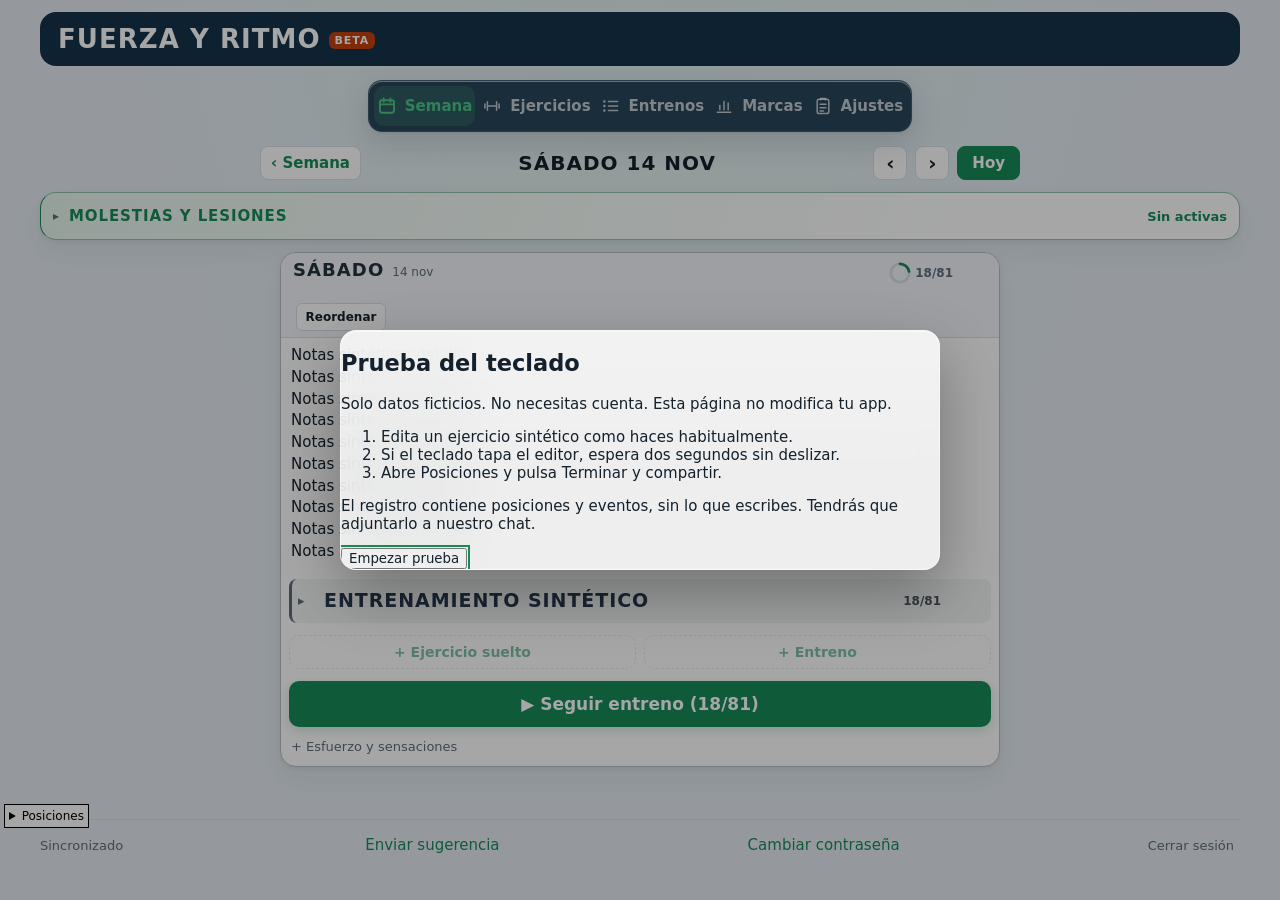
<file: diagnostico-editor-20261114/beta/index.html>
<!doctype html>
<html lang="es">
<head><meta name="robots" content="noindex,nofollow"><meta http-equiv="Content-Security-Policy" content="default-src 'self' data: blob:; script-src 'self' 'unsafe-inline'; style-src 'self' 'unsafe-inline'; connect-src 'none'; worker-src 'none'; object-src 'none'; form-action 'none'; frame-src 'none'; base-uri 'none'"><script src="bootstrap.js?diag=1bfcb2cce3a3"></script><script src="sonda.js?diag=9b423509c1c6"></script>
<meta charset="utf-8">

<meta name="viewport" content="width=device-width,initial-scale=1,viewport-fit=cover">
<title>Prueba sintética del teclado</title>
<meta name="apple-mobile-web-app-capable" content="yes">
<meta name="mobile-web-app-capable" content="yes">
<meta name="apple-mobile-web-app-title" content="Fuerza y Ritmo">
<meta name="apple-mobile-web-app-status-bar-style" content="black">
<meta name="theme-color" content="#14324a" media="(prefers-color-scheme: light)">
<meta name="theme-color" content="#11304a" media="(prefers-color-scheme: dark)">

<link rel="apple-touch-icon" href="icono-180.png">
<link rel="icon" type="image/png" href="icono-180.png">
<script id="entorno-ios">
(() => {
  const modoApp = window.matchMedia("(display-mode: standalone)");
  const ua = navigator.userAgent;
  const esIOS = !/Android/i.test(ua) && (/iPad|iPhone|iPod/.test(ua) ||
    (navigator.platform === "MacIntel" && navigator.maxTouchPoints > 1));
  const actualizar = () => document.documentElement.classList.toggle("ios-instalada",
    esIOS && (navigator.standalone === true || modoApp.matches));
  actualizar();
  modoApp.addEventListener?.("change", actualizar);
  window.addEventListener("pageshow", actualizar);
})();
</script>
<link rel="stylesheet" href="estilos.css?diag=b20a4e153d9f">
</head>
<body>

<section id="aperturaApp" class="apertura" hidden aria-hidden="true">
  <svg class="logo-apertura" viewBox="72 48 368 250" role="img" aria-label="Fuerza y Ritmo">
    <path class="logo-arco" d="M174 101 C208 71 304 71 338 101" />
    <rect class="logo-pesa" x="92" y="174" width="42" height="102" rx="16" />
    <rect class="logo-pesa" x="132" y="205" width="247" height="41" rx="20" />
    <rect class="logo-pesa" x="378" y="174" width="42" height="102" rx="16" />
  </svg>
</section>

<section id="login" hidden>
  <h1>Fuerza y Ritmo</h1>
  <p id="loginTexto">Entra con tu email y tu contraseña. Solo hace falta una vez en cada dispositivo.</p>
  <form id="loginForm" novalidate>
    <div>
      <label>Email <input id="email" type="email" autocomplete="username" inputmode="email" required></label>
      <label>Contraseña <input id="password" type="password" autocomplete="current-password" minlength="6" required></label>
      <div id="loginError" role="alert"></div>
      <button class="primario" id="loginBtn" type="submit">Entrar</button>
      <button class="enlace" id="modoBtn" type="button">¿Primera vez? Crear cuenta</button>
      <button class="enlace" id="olvideBtn" type="button">¿Has olvidado tu contraseña?</button>
    </div>
  </form>
</section>

<section id="pendiente" hidden>
  <h1>Fuerza y Ritmo</h1>
  <p>Tu cuenta <b id="pendEmail"></b> está pendiente de aprobación. Cuando el administrador la apruebe, podrás usar la app.</p>
  <button class="primario" id="pendReintentar" type="button">Comprobar de nuevo</button>
  <p id="pendAviso" role="status"></p>
  <button class="enlace" id="pendSalir" type="button">Cerrar sesión</button>
</section>

<section id="app" hidden>
  <header class="cabecera">
    <h1>Fuerza y Ritmo</h1>
  </header>
  <nav class="tabbar" role="tablist" aria-label="Secciones">
    <button type="button" role="tab" id="tabSemana" aria-selected="true"><svg viewBox="0 0 24 24" aria-hidden="true"><rect x="3.5" y="5" width="17" height="15" rx="2.5"/><path d="M3.5 10h17M8 3v4M16 3v4"/></svg><span>Semana</span></button>
    <button type="button" role="tab" id="tabEjercicios" aria-selected="false"><svg viewBox="0 0 24 24" aria-hidden="true"><path d="M6.5 7v10M17.5 7v10M3.5 9.5v5M20.5 9.5v5M6.5 12h11"/></svg><span>Ejercicios</span></button>
    <button type="button" role="tab" id="tabListas" aria-label="Entrenamientos" aria-selected="false"><svg viewBox="0 0 24 24" aria-hidden="true"><path d="M9 6.5h11M9 12h11M9 17.5h11"/><path d="M4 6.5h.01M4 12h.01M4 17.5h.01" stroke-width="3" stroke-linecap="round"/></svg><span>Entrenos</span></button>
    <button type="button" role="tab" id="tabMarcas" aria-selected="false"><svg viewBox="0 0 24 24" aria-hidden="true"><path d="M4 19.5h16M7 16.5v-5M12 16.5V6.5M17 16.5v-8"/></svg><span>Marcas</span></button>
    <button type="button" role="tab" id="tabPlan" aria-selected="false"><svg viewBox="0 0 24 24" aria-hidden="true"><rect x="5" y="4" width="14" height="17" rx="2.5"/><path d="M9 4.5V3h6v1.5M8.5 10h7M8.5 14h7M8.5 18h4"/></svg><span>Ajustes</span></button>
  </nav>

  <div id="vistaSemana">
    <nav class="nav" id="navSemana" aria-label="Cambiar de semana">
      <button type="button" class="nav-btn flecha" id="antBtn" aria-label="Semana anterior">‹</button>
      <div class="semana-info"><span id="rango"></span><span id="relativa"></span></div>
      <button type="button" class="nav-btn flecha" id="sigBtn" aria-label="Semana siguiente">›</button>
      <button type="button" class="nav-btn btn-hoy" id="hoyBtn" hidden>Hoy</button>
      <button type="button" class="nav-btn cal-btn" id="calBtn" aria-label="Calendario: ir a otra fecha" title="Calendario">📅</button>
    </nav>
    <nav class="dia-nav" id="diaNav" aria-label="Día" hidden>
      <div class="dia-nav-sup">
        <button type="button" class="nav-btn volver" id="volverSemana">‹ Semana</button>
        <span class="dia-nav-t" id="diaNavTit"></span>
      </div>
      <div class="dia-nav-ctl">
        <button type="button" class="nav-btn flecha" id="diaAnt" aria-label="Día anterior">‹</button>
        <button type="button" class="nav-btn flecha" id="diaSig" aria-label="Día siguiente">›</button>
        <button type="button" class="nav-btn btn-hoy" id="diaHoy" hidden>Hoy</button>
      </div>
    </nav>
    <p class="meso-banda" id="mesoBanda" hidden></p>
    <div class="sem-resumenes">
      <details class="resumen-sem" id="resumenSem" hidden>
        <summary><span class="rs-t">Resumen de la semana</span><span class="rs-l" id="resumenLinea"></span></summary>
        <div class="records" id="resumenCont"></div>
      </details>
      <details class="resumen-sem lesiones-sem" id="molestiasSem">
        <summary><span class="rs-t">Molestias y lesiones</span><span class="rs-l" id="molestiasLinea"></span></summary>
        <section class="molestias-semana">
          <div class="sec-cab"><h3>Molestias y lesiones</h3><button type="button" class="nav-btn" id="nuevaMolestia">+ Nueva</button></div>
          <p class="menu-det nota">Anota aquí una molestia para que aparezca como aviso en los ejercicios relacionados y se tenga en cuenta al crear planes con IA.</p>
          <div class="lista-tarjetas" id="listaMolestias"></div>
        </section>
      </details>
    </div>
    <main class="semana" id="semana"></main>
  </div>

  <nav class="plan-nav organizar-nav" id="organizarNav" aria-label="Organizar entrenamientos" hidden>
    <button type="button" class="plan-nav-btn activa" data-organizar="listas">Listas</button>
    <button type="button" class="plan-nav-btn" data-organizar="crear">Crear o importar</button>
    <button type="button" class="plan-nav-btn" data-organizar="entrenos">Mis entrenamientos</button>
  </nav>
  <div id="vistaListas" hidden>
    <div class="barra listas-barra"><h2 class="listas-tit">Listas de entrenamientos</h2><button type="button" class="nav-btn" id="nuevaLista">+ Nueva lista</button></div>
    <div id="listasCont"></div>
  </div>

  <div id="vistaEjercicios" hidden>
    <div class="tabs seg ej-sel" id="ejSel" role="group" aria-label="Ejercicios o calentamientos">
      <button type="button" data-ejv="ejercicios" aria-pressed="true">Ejercicios</button>
      <button type="button" data-ejv="calentamientos" aria-pressed="false">Calentamientos</button>
    </div>
    <div id="ejPanelEj">
      <div class="barra">
        <input id="filtroEj" type="search" placeholder="Buscar ejercicio" aria-label="Buscar ejercicio" autocomplete="off">
        <button type="button" class="nav-btn" id="nuevoEj">+ Nuevo</button>
      </div>
      <div class="filtro-clasif" id="filtroClasif" role="group" aria-label="Filtrar por clasificación" hidden></div>
      <div id="catalogo"></div>
    </div>
    <div id="ejPanelCal" hidden>
      <div class="barra"><input id="filtroCal" type="search" placeholder="Buscar calentamiento" aria-label="Buscar calentamiento por nombre o ejercicio" autocomplete="off"></div>
      <p class="menu-det" id="calAyuda">Calentamientos guardados (son plantillas: también salen en Entrenos → Plantillas). Se guardan desde ⋯ de una parte «Calentamiento» y se añaden desde ⋯ del entreno.</p>
      <div class="lista-tarjetas" id="listaCalent"></div>
    </div>
  </div>

  <div id="vistaPlan" hidden>
    <section class="plan-sec" data-sec="plantillas">
      <h3>Plantillas</h3>
      <div class="barra plant-barra"><input id="buscarPlantilla" type="search" placeholder="Buscar plantilla" aria-label="Buscar plantilla por nombre o ejercicio" autocomplete="off"><button type="button" class="nav-btn" id="selPlantEntrar">Seleccionar</button></div>
      <div class="sel-barra" id="selPlantBarra" hidden><span id="selPlantN"></span><button type="button" class="enlace" id="selPlantTodas">Seleccionar todas</button><button type="button" class="nav-btn" id="selPlantCancelar">Cancelar</button></div>
      <div class="lista-tarjetas" id="listaPlantillas"></div>
    </section>
    <section class="plan-sec" data-sec="mesociclos">
      <div class="sec-cab"><h3>Mesociclos</h3><span class="sec-botones"><button type="button" class="nav-btn" id="selMesoEntrar" hidden>Seleccionar</button><button type="button" class="nav-btn" id="nuevoMeso">+ Nuevo</button></span></div>
      <div class="lista-tarjetas" id="listaMesos"></div>
    </section>
    <section class="plan-sec" data-sec="importar">
      <h3>Importar carreras</h3>
      <p class="vacio-lista">Importa una actividad del reloj (FIT, GPX o TCX), COROS o un CSV de Strava/Garmin. Las vueltas se guardan como series y sus recuperaciones como descanso.</p>
      <div class="botonera"><button type="button" class="anadir" id="impAbrir">Elegir archivo de carrera…</button></div>
    </section>
    <section class="plan-sec" data-sec="ia">
      <h3>Crear con IA</h3>
      <p class="vacio-lista">Elige tu objetivo, copia el prompt, pégalo en ChatGPT, Claude u otra IA y pega aquí su respuesta: la app crea las plantillas (o el mesociclo) y los ejercicios que falten.</p>
      <div class="botonera"><button type="button" class="anadir" id="iaAbrir">Crear con IA</button><button type="button" class="nav-btn" id="iaPegarAbrir">Pegar entrenamiento de IA</button><label class="nav-btn doc-btn">Importar documento…<input type="file" id="iaDocArchivo" accept=".pdf,.docx,.txt,.md,.csv,.xlsx,.xls,.ods,image/*,application/pdf" hidden></label></div>
      <p class="menu-det nota">«Importar documento»: un plan en PDF, Word, Excel, CSV o texto (o una foto). La app saca su texto y te prepara el prompt para convertirlo; si ya viene en el formato de la app, lo lee directamente.</p>
    </section>
    <section class="plan-sec" data-sec="rutinas">
      <h3>Rutinas tipo</h3>
      <p class="aviso-estim">Ejemplos generales para empezar, no un plan médico ni personalizado. Al usarlos se copian a tus plantillas y los cambias a tu gusto.</p>
      <div class="lista-tarjetas" id="listaRutinas"></div>
    </section>
    <section class="plan-sec" data-sec="compartido">
      <h3>Añadir algo compartido</h3>
      <div class="barra"><input id="codigoComp" placeholder="Pega el enlace o el código de 8 letras" autocomplete="off" autocapitalize="characters"><button type="button" class="nav-btn" id="abrirComp">Abrir</button></div>
      <div class="botonera"><button type="button" class="nav-btn" id="misCompartidos">Mis enlaces compartidos</button></div>
    </section>
    <section class="plan-sec" data-sec="copia">
      <div class="sec-cab"><h3>Copia de seguridad</h3><label class="nav-btn">Restaurar copia…<input type="file" id="impJson" accept="application/json,.json" hidden></label></div>
      <p class="vacio-lista">Descarga todos tus datos. La copia completa (JSON) sirve para restaurarlos; los CSV se abren con Excel o Numbers.</p>
      <div class="botonera">
        <button type="button" class="nav-btn" id="expJson">Copia completa (JSON)</button>
        <button type="button" class="nav-btn" id="expCsv">Series (CSV)</button>
        <button type="button" class="nav-btn" id="expDias">Días y notas (CSV)</button>
      </div>
    </section>
    <section class="plan-sec" data-sec="ajustes">
      <h3>Ajustes de este dispositivo</h3>
      <div class="fila">
        <label class="campo">Peso de la barra (kg) <input id="ajBarra" inputmode="decimal" placeholder="20"></label>
        <label class="campo">Botones − y + de peso (kg) <input id="ajPaso" inputmode="decimal" placeholder="2,5"></label>
      </div>
      <label class="campo">Tamaño en el ordenador <select id="ajTam"><option value="">Automático (según la pantalla)</option><option value="90">Más pequeño</option><option value="100">Normal</option><option value="110">Grande</option><option value="125">Muy grande</option></select></label>
      <label class="campo">Distancias en <select id="ajUnidad"><option value="auto">Automático (metros y km desde 3 km)</option><option value="m">Metros</option><option value="km">Kilómetros</option></select></label>
      <label class="campo">Al importar, una vuelta más lenta que este ritmo (min/km) es recuperación <input id="ajRitmoRec" inputmode="decimal" placeholder="8:00"></label>
      <label class="campo">Cómo se calcula tu FC máxima
        <select id="ajFcModo"><option value="auto">Automática (con tus archivos FIT y TCX)</option><option value="edad">Por tu edad (Tanaka)</option><option value="manual">La pongo a mano</option></select>
      </label>
      <label class="campo" id="ajFcMaxL" hidden>FC máxima (ppm) <input id="ajFcMax" inputmode="numeric" pattern="[0-9]*"></label>
      <p class="menu-det nota" id="ajFcInfo"></p>
      <div class="fila">
        <label class="campo">Edad (para estimar la FC máxima sin datos) <input id="ajEdad" inputmode="numeric" pattern="[0-9]*"></label>
        <label class="campo">FC en reposo (opcional, zonas por reserva) <input id="ajFcReposo" inputmode="numeric" pattern="[0-9]*"></label>
      </div>
      <label class="campo">Series importadas con mucho desnivel (pendiente media de más del 4 %) <select id="ajDesnivel"><option value="excluir">No cuentan para las marcas por distancia</option><option value="contar">Cuentan, con su ritmo ajustado</option></select></label>
    </section>
    <section class="plan-sec" data-sec="ayuda">
      <h3>Instrucciones de uso</h3>
      <p class="vacio-lista">Consulta cómo usar la semana, los ejercicios, los entrenamientos y las marcas.</p>
      <button type="button" class="nav-btn ayuda-btn ayuda-ajustes-btn" id="ayudaBtn" aria-label="Instrucciones de uso" title="Abrir instrucciones completas">Abrir instrucciones completas</button>
    </section>
    <section class="plan-sec" data-sec="sugerencias" id="bloqueSug" hidden>
      <div class="sec-cab"><h3 id="sugTit">Sugerencias</h3><button type="button" class="nav-btn" id="sugRecargar">Actualizar</button></div>
      <div id="listaSug"></div>
    </section>
    <section class="plan-sec" data-sec="usuarios" id="bloqueUsuarios" hidden>
      <h3>Usuarios</h3>
      <p class="vacio-lista">Las cuentas nuevas no pueden ver ni guardar nada hasta que las apruebes.</p>
      <div id="listaUsuarios"></div>
    </section>
  </div>

  <div id="vistaMarcas" hidden>
    <p class="aviso-estim">Tus récords de fuerza (por zonas del cuerpo), carrera y piscina. Las estimaciones de carrera son orientativas, calculadas con tus entrenamientos completos (fórmulas de Daniels y Riegel). No sustituyen a una prueba real ni a un entrenador.</p>
    <details class="plan-sec informe-sec">
      <summary class="informe-toggle"><span class="informe-tit">Resumen descargable</span><span class="informe-sub">Elige un periodo · HTML o PDF</span></summary>
      <div class="informe-cuerpo">
      <div class="fila informe-controles">
        <label class="campo">Periodo <select id="periodoInforme"><option value="semana">Semana</option><option value="mes">Mes</option><option value="ano">Año</option></select></label>
        <label class="campo informe-fecha-campo">Fecha de referencia
          <input id="fechaInforme" type="date" hidden>
          <span class="informe-fecha">
            <button type="button" class="informe-fecha-boton" id="fechaInformeAbrir" aria-haspopup="dialog" aria-expanded="false" aria-controls="calendarioInforme"></button>
            <div class="calendario-informe" id="calendarioInforme" role="dialog" aria-label="Elige una fecha" hidden>
              <div class="cal-informe-cab">
                <button type="button" class="nav-btn" id="fechaInformeAnterior" aria-label="Mes anterior">‹</button>
                <strong id="fechaInformeMes"></strong>
                <button type="button" class="nav-btn" id="fechaInformeSiguiente" aria-label="Mes siguiente">›</button>
              </div>
              <div class="cal-informe-dias" id="fechaInformeDias" role="grid"></div>
            </div>
          </span>
        </label>
        <button type="button" class="anadir" id="descargarInforme">Descargar resumen</button>
      </div>
      <p class="menu-det nota">Incluye sesiones, días activos, distancia y tiempo registrados, desnivel y mejores resultados del periodo. Al descargar, elige HTML o PDF; para el PDF se abrirá la ventana de impresión para guardarlo.</p>
      </div>
    </details>
    <div id="marcasCont"></div>
  </div>

  <div class="pie">
    <span id="estado" role="status"></span>
    <button type="button" class="enlace" id="sugPie">Enviar sugerencia</button>
    <button type="button" class="enlace" id="claveBtn">Cambiar contraseña</button>
    <button type="button" class="enlace" id="salirBtn">Cerrar sesión</button>
  </div>
</section>

<dialog id="selector" aria-label="Elegir ejercicio">
  <form method="dialog" class="d-cab">
    <input id="buscarEj" type="search" placeholder="Busca o escribe un ejercicio nuevo" aria-label="Ejercicio" autocomplete="off" enterkeyhint="go">
    <button class="cerrar" aria-label="Cerrar">✕</button>
  </form>
  <div class="tabs filtro-tipo" id="selTipo" role="group" aria-label="Tipo de entrenamiento">
    <button type="button" data-tipo="" aria-pressed="true">Todos</button>
    <button type="button" data-tipo="fuerza" class="t-fuerza" aria-pressed="false">Fuerza</button>
    <button type="button" data-tipo="carrera" class="t-carrera" aria-pressed="false">Carrera</button>
    <button type="button" data-tipo="natacion" class="t-natacion" aria-pressed="false">Natación</button>
    <button type="button" data-tipo="movilidad" class="t-movilidad" aria-pressed="false">Movilidad</button>
  </div>
  <div class="filtro-clasif" id="selClasif" role="group" aria-label="Filtrar por clasificación" hidden></div>
  <div id="listaEj"></div>
</dialog>

<!-- v262 (INC-SEM-004): ficha en borrador para crear un ejercicio desde el buscador. No se crea nada hasta «Guardar y añadir» -->
<dialog id="dlgNuevoEj" aria-labelledby="neTit">
  <div class="d-form ne-form">
    <h3 id="neTit">Nuevo ejercicio</h3>
    <input id="neNombre" aria-label="Nombre del ejercicio" autocomplete="off" enterkeyhint="done">
    <p id="neConflicto" class="aviso-estim" role="status" hidden></p>
    <div id="neUsar" class="ne-usar" hidden></div>
    <div class="tabs seg" id="neTipo" role="group" aria-label="Tipo de ejercicio">
      <button type="button" data-tipo="fuerza" aria-pressed="false">Fuerza</button>
      <button type="button" data-tipo="carrera" aria-pressed="false">Carrera</button>
      <button type="button" data-tipo="natacion" aria-pressed="false">Natación</button>
      <button type="button" data-tipo="movilidad" aria-pressed="false">Movilidad</button>
    </div>
    <div id="neMagSec" hidden>
      <p class="menu-det">Qué se puede medir</p>
      <div class="md-chips" id="neMag" role="group" aria-label="Magnitudes que admite el ejercicio"></div>
    </div>
    <div id="neClasifSec" hidden>
      <div id="neRegionFila"><p class="menu-det">Región (opcional)</p><div class="md-chips" id="neRegion" role="group" aria-label="Región del cuerpo"></div></div>
      <div class="md-chips"><button type="button" class="chip chip-op clasif" id="neTecnica" aria-pressed="false">Técnica</button></div>
    </div>
    <label class="permiso" id="neLadoL"><input type="checkbox" id="neLado"> Se hace por lado (izquierda y derecha)</label>
    <input id="neVideo" type="url" inputmode="url" placeholder="Enlace del vídeo de la técnica (opcional)" aria-label="Enlace del vídeo" autocomplete="off">
    <textarea id="neNotas" rows="2" placeholder="Notas de técnica (opcional): agarre, tempo, respiración…" aria-label="Notas de técnica"></textarea>
    <label class="permiso" id="neComunL" hidden><input type="checkbox" id="neComun"> En el catálogo común (lo ven todos los usuarios aprobados)</label>
    <p id="neDonde" class="menu-det"></p>
    <div class="d-botones">
      <button type="button" class="nav-btn" id="neCancelar">Cancelar</button>
      <button type="button" class="anadir" id="neGuardar">Guardar y añadir</button>
    </div>
  </div>
</dialog>

<dialog id="detalle" aria-label="Ejercicio">
  <form method="dialog" class="d-cab">
    <input id="detNombre" aria-label="Nombre del ejercicio" autocomplete="off">
    <button class="cerrar" aria-label="Cerrar" autofocus>✕</button>
  </form>
  <div class="d-cuerpo">
    <p id="detAvisoLectura" class="aviso-estim" hidden>Ficha en modo consulta: se abre desde el entrenamiento y aquí no se edita. Al cerrarla vuelves a la misma serie.</p>
    <p id="detAvisoComun" class="aviso-estim" hidden>Ejercicio del catálogo común: solo lo editan el administrador y quien él autorice. Tus series y tu 1RM son solo tuyos.</p>
    <label id="detCompSec" class="permiso" hidden><input type="checkbox" id="detComp"> En el catálogo común (lo ven todos los usuarios aprobados)</label>
    <section>
      <h3>Tipo</h3>
      <div class="tabs seg" id="detTipo" role="group" aria-label="Tipo de ejercicio">
        <button type="button" data-tipo="fuerza" aria-pressed="false">Fuerza</button>
        <button type="button" data-tipo="carrera" aria-pressed="false">Carrera</button>
        <button type="button" data-tipo="natacion" aria-pressed="false">Natación</button>
        <button type="button" data-tipo="movilidad" aria-pressed="false">Movilidad</button>
      </div>
    </section>
    <section id="detMagSec" hidden>
      <h3>Qué se puede medir</h3>
      <div class="md-chips" id="detMag" role="group" aria-label="Magnitudes que admite el ejercicio"></div>
      <p class="menu-det nota" id="detMagNota"></p>
    </section>
    <section id="detClasifSec" hidden>
      <h3>Clasificación</h3>
      <div id="detRegionFila">
        <p class="menu-det">Región (para encontrarlo; un ejercicio compuesto puede ser Torso y Pierna)</p>
        <div class="md-chips" id="detRegion" role="group" aria-label="Región del cuerpo"></div>
      </div>
      <div class="md-chips"><button type="button" class="chip chip-op clasif" id="detTecnica" aria-pressed="false">Técnica</button></div>
      <p class="menu-det nota" id="detClasifNota"></p>
    </section>
    <section id="detZonasSec">
      <h3>Zonas que trabaja</h3>
      <div class="md-chips" id="detZonas"></div>
      <p class="menu-det nota" id="detZonasNota"></p>
    </section>
    <section id="detMedidaSec" hidden>
      <h3>Cómo se hace y cómo mides tu progreso</h3>
      <div class="tabs seg" id="detMedida" role="group" aria-label="Cómo se mide el progreso">
        <button type="button" data-m="peso" aria-pressed="false">Peso (1RM)</button>
        <button type="button" data-m="reps" aria-pressed="false">Reps máx.</button>
        <button type="button" data-m="tiempo" aria-pressed="false">Isométrico (tiempo)</button>
      </div>
      <p class="menu-det" id="detMedidaInfo"></p>
      <label class="permiso"><input type="checkbox" id="detLado"> Se hace por lado (izquierda y derecha): todas sus series salen «por lado»</label>
      <div class="lado-aplicar" id="detLadoAviso" hidden><p class="menu-det" id="detLadoTxt"></p><button type="button" class="nav-btn" id="detLadoAplicar">Aplicar la configuración de la ficha</button></div>
    </section>
    <section id="detRmSec">
      <h3>1RM de referencia</h3>
      <div class="fila rm-fila"><input id="detRm" inputmode="decimal" placeholder="kg" aria-label="1RM de referencia en kg"><span id="detRmEst" class="menu-det"></span></div>
      <label class="permiso"><input type="checkbox" id="detBarra"> Se hace con barra: mostrar los discos por lado</label>
    </section>
    <section id="detBilboSec">
      <h3>Bilbo</h3>
      <div id="detBilbo"></div>
    </section>
    <section>
      <h3>Vídeo de la técnica</h3>
      <div id="detEmbed"></div>
      <div class="fila">
        <input id="detVideo" type="url" inputmode="url" placeholder="Enlace de YouTube… (detrás puedes poner 1:30-2:15)" aria-label="Enlace del vídeo" autocomplete="off">
        <a id="detBuscar" class="nav-btn" target="_blank" rel="noopener">Buscar en YouTube</a>
      </div>
      <textarea id="detNotas" placeholder="Notas de técnica: agarre, respiración, lo que no debes olvidar…" aria-label="Notas de técnica"></textarea>
    </section>
    <section>
      <h3>Récords</h3>
      <div class="records" id="detRecords"></div>
      <ul class="marcas" id="detMarcas"></ul>
    </section>
    <section>
      <h3 id="detGraficaTit">Progreso</h3>
      <div id="detGrafica"></div>
    </section>
    <section>
      <h3>Historial</h3>
      <ol class="historial" id="detHistorial"></ol>
    </section>
    <button type="button" id="detBorrar" class="peligro">Eliminar ejercicio</button>
  </div>
</dialog>

<dialog id="menu" aria-labelledby="menuTit">
  <form method="dialog" class="d-cab">
    <h3 id="menuTit" class="d-tit"></h3>
    <button class="cerrar" aria-label="Cerrar" autofocus>✕</button>
  </form>
  <p id="menuDet" class="menu-det"></p>
  <div id="menuExtra" class="menu-extra" hidden></div>
  <div id="menuOpciones" class="menu-op"></div>
</dialog>

<dialog id="dlgTexto" aria-labelledby="txtTit">
  <form method="dialog" class="d-form">
    <h3 id="txtTit"></h3>
    <textarea id="txtInput" rows="3" maxlength="300" aria-label="Descripción" placeholder="Tempo 3-2-1-2 · banda roja · EEP 2"></textarea>
    <p id="txtAyuda" class="menu-det"></p>
    <div class="d-botones">
      <button type="button" class="nav-btn peligro-txt" data-cerrar="quitar">Quitar</button>
      <button type="button" class="nav-btn" data-cerrar="">Cancelar</button>
      <button value="ok" class="anadir" data-enter>Guardar</button>
    </div>
  </form>
</dialog>
<dialog id="dlgNombre" aria-labelledby="nomTit">
  <form method="dialog" class="d-form">
    <h3 id="nomTit"></h3>
    <input id="nomInput" aria-label="Nombre" autocomplete="off" enterkeyhint="done">
    <p id="nomAyuda" class="menu-det"></p>
    <div class="d-botones">
      <button type="button" class="nav-btn" data-cerrar="">Cancelar</button>
      <button value="ok" class="anadir" data-enter>Guardar</button>
    </div>
  </form>
</dialog>

<dialog id="dlgBloque" aria-label="Nueva superserie">
  <form method="dialog" class="d-cab">
    <h3 class="d-tit">Nueva superserie</h3>
    <button class="cerrar" aria-label="Cerrar">✕</button>
  </form>
  <div class="d-cuerpo">
    <p class="menu-det" style="padding:0">Uno o varios tramos seguidos que se repiten. Ej.: 1000 m + rec. 300 m ×4, o Press banca + Remo ×4.</p>
    <div id="blqTramos"></div>
    <button type="button" class="add-ej" id="blqAnadir">+ Añadir tramo</button>
    <label class="campo">Rondas (veces que se repite) <input id="blqRondas" type="number" min="1" max="50" inputmode="numeric"></label>
    <p id="blqAviso" class="aviso" role="status"></p>
    <div class="d-botones">
      <button type="button" class="nav-btn" id="blqVacio" title="Una superserie sin ejercicios: luego arrastras ejercicios del entreno dentro con ≡">Crear vacío</button>
      <button type="button" class="anadir" id="blqCrear">Crear superserie</button>
    </div>
  </div>
</dialog>

<dialog id="dlgCalent" aria-label="Calentamiento guardado">
  <form method="dialog" class="d-cab">
    <h3 class="d-tit" id="calTit">Calentamiento</h3>
    <button class="cerrar" aria-label="Cerrar">✕</button>
  </form>
  <div class="d-cuerpo" id="calCuerpo"></div>
</dialog>

<dialog id="dlgFechaPlant" aria-label="Elegir fecha">
  <form method="dialog" class="d-cab">
    <h3 class="d-tit">Añadir a una fecha</h3>
    <button class="cerrar" aria-label="Cerrar">✕</button>
  </form>
  <div class="d-cuerpo">
    <p class="menu-det" id="fpResumen" style="padding:0"></p>
    <label class="campo">Fecha <input id="fpFecha" type="date" min="1000-01-01" max="9999-12-31" aria-describedby="fpElegida"></label>
    <p class="eb-nota" id="fpElegida" role="status"></p>
    <p class="aviso" id="fpAviso" role="status"></p>
    <div class="d-botones">
      <button type="button" class="nav-btn" id="fpCancelar">Cancelar</button>
      <button type="button" class="anadir" id="fpAnadir" disabled>Añadir</button>
    </div>
  </div>
</dialog>

<dialog id="dlgEditBloque" aria-label="Editar superserie">
  <form method="dialog" class="d-cab">
    <h3 class="d-tit">Editar superserie</h3>
    <button class="cerrar" aria-label="Cerrar">✕</button>
  </form>
  <div class="d-cuerpo" id="ebCuerpo"></div>
</dialog>

<dialog id="dlgMeso" aria-label="Mesociclo">
  <form method="dialog" class="d-cab">
    <h3 class="d-tit">Mesociclo</h3>
    <button class="cerrar" aria-label="Cerrar">✕</button>
  </form>
  <div class="d-cuerpo">
    <label class="campo">Nombre <input id="mesoNombre" placeholder="Ej.: Fuerza · bloque 1" autocomplete="off"></label>
    <div class="fila">
      <label class="campo">Empieza la semana del <input id="mesoInicio" type="date"></label>
      <label class="campo">Semanas <input id="mesoSemanas" type="number" min="1" max="26" inputmode="numeric"></label>
    </div>
    <label class="campo">Progresión de peso por semana (kg) <input id="mesoProg" inputmode="decimal" placeholder="Ej.: 2,5 (déjalo vacío si no quieres)"></label>
    <section>
      <h3>Semana de descarga</h3>
      <label class="permiso"><input type="checkbox" id="mesoDescUltima"> La última semana es de descarga</label>
      <div class="fila">
        <label class="campo">Y además cada… semanas <input id="mesoDescCada" type="number" min="2" max="12" inputmode="numeric" placeholder="Ej.: 4 (vacío = no)"></label>
        <label class="campo">Reducción (%) <input id="mesoDescPct" inputmode="decimal" placeholder="30"></label>
      </div>
      <label class="campo">Qué se reduce
        <select id="mesoDescModo">
          <option value="carga">Peso, % del RM y distancia</option>
          <option value="series">Número de series</option>
        </select>
      </label>
    </section>
    <section>
      <h3>Plantillas de cada día</h3>
      <div id="mesoDias"></div>
    </section>
    <label class="campo">Notas <textarea id="mesoNotas" placeholder="Objetivo del bloque, RPE, semana de descarga…"></textarea></label>
    <p id="mesoAviso" class="aviso" role="status"></p>
    <div class="d-botones">
      <button type="button" class="nav-btn" id="mesoVolverImportacion" hidden>Volver al documento sin guardar</button>
      <button type="button" class="nav-btn" id="mesoGuardar">Guardar</button>
      <button type="button" class="anadir" id="mesoAplicar">Guardar y rellenar calendario</button>
    </div>
    <div class="d-botones">
      <button type="button" class="nav-btn" id="mesoALista">Añadir a una lista…</button>
      <button type="button" class="nav-btn" id="mesoCompartir">Compartir con un amigo…</button>
      <button type="button" class="enlace" id="mesoQuitar">Quitar sus series planificadas del calendario</button>
      <button type="button" class="peligro" id="mesoBorrar">Eliminar mesociclo</button>
    </div>
  </div>
</dialog>

<dialog id="dlgRpe" aria-labelledby="rpeTit">
  <form method="dialog" class="d-cab">
    <h3 id="rpeTit" class="d-tit">Esfuerzo</h3>
    <button class="cerrar" aria-label="Cerrar">✕</button>
  </form>
  <div class="d-cuerpo">
    <section>
      <h3>¿Cuánto te ha costado? (RPE)</h3>
      <div class="rpe-escala" id="rpeEscala" role="group" aria-label="Esfuerzo del 1 al 10"></div>
      <p class="menu-det nota" id="rpeTexto"></p>
    </section>
    <label class="campo">Sensaciones <textarea id="rpeNota" maxlength="300" placeholder="Piernas cargadas, dormí poco, muy bien…"></textarea></label>
    <div class="d-botones">
      <button type="button" class="nav-btn" id="rpeQuitar">Quitar</button>
      <button type="button" class="anadir" id="rpeGuardar">Guardar</button>
    </div>
  </div>
</dialog>

<dialog id="dlgIA" aria-label="Crear con IA">
  <form method="dialog" class="d-cab">
    <h3 class="d-tit">Crear con IA</h3>
    <button class="cerrar" aria-label="Cerrar">✕</button>
  </form>
  <div class="d-cuerpo">
    <div class="tabs seg" id="iaPasos" role="tablist" aria-label="Pasos">
      <button type="button" role="tab" data-paso="prompt" aria-selected="true">1 · Prompt</button>
      <button type="button" role="tab" data-paso="pegar" aria-selected="false">2 · Pegar respuesta</button>
    </div>
    <div id="iaPrompt" class="ia-paso">
      <p class="ia-doc-nota" id="iaDocNota" hidden></p>
      <label class="campo">¿Qué quieres?
        <select id="iaModo"><option value="plan">Plan de varias semanas o mesociclo</option><option value="sesion">Entrenamiento suelto (una sesión)</option></select>
      </label>
      <div class="fila" id="iaRefCaja">
        <label class="campo">Basado en (opcional) <select id="iaRef"><option value="">Nada: desde cero</option></select></label>
        <label class="campo" id="iaRefModoL" hidden>¿Cómo?
          <select id="iaRefModo">
            <option value="variantes">Mismo esquema, con variantes de ejercicios</option>
            <option value="progresar">Seguir progresando con los mismos ejercicios</option>
            <option value="nuevo">Otro enfoque, sin repetir los principales</option>
          </select>
        </label>
      </div>
      <div id="iaCamposPlan">
        <div class="fila">
          <label class="campo">Objetivo
            <select id="iaObjetivo">
              <option value="fuerza">Fuerza</option>
              <option value="hipertrofia">Hipertrofia</option>
              <option value="1k">Carrera 1 km</option>
              <option value="2k">Carrera 2 km</option>
              <option value="5k">Carrera 5 km</option>
              <option value="10k">Carrera 10 km</option>
              <option value="media">Media maratón (21,1 km)</option>
              <option value="maraton">Maratón (42,2 km)</option>
              <option value="combinado">Fuerza + carrera</option>
            </select>
          </label>
          <label class="campo">Días por semana <input id="iaDias" type="number" min="1" max="7" value="3" inputmode="numeric"></label>
        </div>
        <div class="fila" id="iaCamposCarrera" hidden>
          <label class="campo">Marca objetivo (opcional) <input id="iaMarca" placeholder="1:45:00" autocomplete="off"></label>
          <label class="campo">Fecha de la carrera (opcional) <input id="iaFechaCarrera" type="date"></label>
        </div>
        <label class="campo">Semanas <input id="iaSemanas" type="number" min="1" max="26" value="6" inputmode="numeric"></label>
        <label class="campo">Objetivo concreto <input id="iaMeta" placeholder="Bajar de 25 min en 5 km, subir mi sentadilla…" autocomplete="off"></label>
      </div>
      <div id="iaCamposSesion" hidden>
        <div class="fila">
          <label class="campo">Tipo de sesión
            <select id="iaSesTipo">
              <option value="pierna">Pierna</option><option value="torso">Torso</option><option value="pecho">Pecho</option><option value="espalda">Espalda</option>
              <option value="hombro">Hombro y brazos</option><option value="completo">Cuerpo completo</option><option value="empuje">Empuje</option><option value="tiron">Tirón</option>
              <option value="series">Carrera: series</option><option value="umbral">Carrera: umbral</option><option value="rodaje">Carrera: rodaje</option><option value="tirada">Carrera: tirada larga</option>
              <option value="natacion">Natación</option><option value="movilidad">Movilidad y estiramientos</option><option value="combinado">Combinado (fuerza + carrera)</option><option value="otro">Otro…</option>
            </select>
          </label>
          <label class="campo">Duración
            <select id="iaDuracion"><option>30</option><option>45</option><option selected>60</option><option>90</option></select>
          </label>
        </div>
        <label class="campo" id="iaSesOtroL" hidden>¿Qué sesión? <input id="iaSesOtro" placeholder="Core y movilidad, cuestas, técnica de crol…" autocomplete="off"></label>
        <label class="campo">Intensidad
          <select id="iaIntensidad"><option>suave (RPE 5-6)</option><option selected>moderada (RPE 7)</option><option>dura (RPE 8-9)</option></select>
        </label>
      </div>
      <label class="campo">Nivel
        <select id="iaNivel"><option>principiante</option><option selected>intermedio</option><option>avanzado</option></select>
      </label>
      <label class="campo">Material <input id="iaMaterial" placeholder="Gimnasio completo, mancuernas en casa, pista…" autocomplete="off"></label>
      <label class="campo">Limitaciones <input id="iaLimites" placeholder="Molestias de rodilla, 45 min por sesión…" autocomplete="off"></label>
      <label class="campo">Prompt para la IA <textarea id="iaTexto" readonly rows="7"></textarea></label>
      <div class="d-botones"><span class="menu-det nota" id="iaCopiarAviso" role="status"></span><button type="button" class="anadir" id="iaCopiar">Copiar prompt</button></div>
      <p class="aviso-estim">Las rutinas que propone una IA son sugerencias generales, no un plan médico ni personalizado. Revísalas y adáptalas a cómo te encuentres.</p>
    </div>
    <div id="iaPegar" class="ia-paso" hidden>
      <label class="campo">Texto del entrenamiento · puedes editarlo <textarea id="iaRespuesta" rows="9" placeholder="Pega aquí la respuesta completa de la IA (empieza por «RUTINA:»)"></textarea></label>
      <p class="aviso" id="iaError" role="status"></p>
      <div class="d-botones"><button type="button" class="nav-btn" id="iaDocumentoAyuda" hidden>Preparar conversión con mi IA</button><button type="button" class="anadir" id="iaRevisar">Revisar entrenamiento</button></div>
    </div>
    <div id="iaVistaCaja" class="ia-paso" hidden>
      <h3 id="iaVistaTit" class="ia-tit"></h3>
      <div id="iaVista" class="ia-vista"></div>
      <p class="menu-det nota" id="iaAvisoDias" role="status"></p>
      <details id="iaDiaOp" class="ia-guardar" hidden>
        <summary>Añadir entrenamiento</summary>
        <div class="ia-guardar-campos">
          <label class="campo" id="iaDiaSesionL">Sesión <select id="iaDiaSesion"></select></label>
          <label class="campo">Nombre del entrenamiento <input id="iaNombreSesion" maxlength="60" required></label>
          <label class="campo">Dónde guardarlo
            <select id="iaDestino"><option value="calendario">En el calendario</option><option value="plantilla">Como plantilla</option><option value="ambos">Calendario y plantilla</option></select>
          </label>
          <label class="campo" id="iaFechaCaja">Día del entrenamiento <input id="iaDiaFecha" type="date" required></label>
          <p id="iaDestinoNota" class="nota"></p>
          <button type="button" class="anadir" id="iaAnadirDia">Guardar y abrir calendario</button>
        </div>
      </details>
      <details class="ia-otras"><summary>Otras opciones</summary>
        <div class="ia-acciones">
          <button type="button" class="nav-btn" id="iaPlantillas" hidden>Guardar todas como plantillas</button>
          <button type="button" class="nav-btn" id="iaLista">Guardar en una lista</button>
          <button type="button" class="nav-btn" id="iaMeso" hidden>Abrir editor de mesociclo</button>
          <button type="button" class="nav-btn" id="iaVolverTexto">Volver al texto del documento</button>
        </div>
      </details>
    </div>
  </div>
  <div id="iaGuardarBarra" hidden>
    <p id="iaMensaje" class="aviso" role="alert"></p>
    <button type="button" class="anadir" id="iaContinuar">Elegir destino y guardar…</button>
  </div>
</dialog>

<dialog id="dlgAyuda" aria-label="Instrucciones de uso">
  <form method="dialog" class="d-cab">
    <h3 class="d-tit">Instrucciones de uso</h3>
    <button class="cerrar" aria-label="Cerrar">✕</button>
  </form>
  <div class="d-cuerpo ayuda">
    <p>Toca cada apartado para verlo. Puedes volver aquí cuando quieras desde <b>Ajustes → Instrucciones de uso</b>. ¿Echas algo en falta o algo no va bien? Envíanos una sugerencia:</p>
    <button type="button" class="nav-btn sug-btn" id="sugAyuda">💬 Enviar una sugerencia o avisar de un fallo</button>
    <details><summary>La semana y el texto del día</summary>
      <p>En el móvil, las secciones están abajo: <b>Semana</b>, <b>Ejercicios</b>, <b>Entrenamientos</b>, <b>Marcas</b> y <b>Ajustes</b>. En el ordenador van arriba, centradas, y la semana se ve en 7 columnas. En pantallas grandes todo se amplía un poco para aprovechar el ancho; en <b>Ajustes → Tamaño en el ordenador</b> eliges otro tamaño si lo prefieres.</p>
      <p>Cada día es un <b>desplegable</b>: toca su título (▸/▾) para abrirlo o plegarlo. Plegado muestra el título del entreno (la primera línea de su texto o el nombre de sus sesiones). Por defecto solo hoy está abierto, y la app recuerda los que abras o cierres.</p>
      <p>El botón <b>⤢</b> abre ese día solo, a pantalla completa. Pasa al día anterior o siguiente con ‹ › o deslizando a los lados, y vuelve con <b>‹ Semana</b>.</p>
      <p>Cada día tiene un espacio para escribir lo que quieras. Se guarda solo. Mientras escribes aparece el botón <b>N</b> de negrita.</p>
      <p>Cambia de semana con las flechas ‹ ›; <b>Hoy</b> te devuelve a la semana actual. El anillo de cada día y la barra bajo las fechas muestran cuántas series llevas hechas de las planificadas.</p>
    </details>
    <details><summary>Tu cuenta y tu contraseña</summary>
      <p><b>Cambiar la contraseña:</b> abajo del todo, junto a «Cerrar sesión», pulsa <b>Cambiar contraseña</b>, escríbela dos veces y guarda. En tus otros dispositivos sigues con la sesión abierta.</p>
      <p><b>Si la has olvidado:</b> en la pantalla de entrada escribe tu email y pulsa <b>¿Has olvidado tu contraseña?</b>. Te llegará un correo (mira también en spam) con un enlace: ábrelo en el móvil o el ordenador donde quieras entrar, y la app te pedirá la contraseña nueva. El enlace caduca al cabo de un rato y solo sirve una vez.</p>
    </details>
    <details><summary>Varios entrenos el mismo día</summary>
      <p>Si doblas (por ejemplo, gimnasio por la mañana y carrera por la tarde), pulsa <b>+ Entreno</b> debajo del día y ponle nombre («Tarde», «Carrera»…). Se crea vacío, aunque no hayas hecho aún el primero. Con varios entrenos, toca el nombre de cada uno (▸/▾) para plegarlo o desplegarlo.</p>
      <p>Cada entreno va en su propia caja con su nombre, su progreso y sus botones <b>+ Ejercicio</b> y <b>+ Superserie</b>, que añaden a ese entreno. El primero se llama «Entreno 1» hasta que le pongas nombre en su ⋯ («Cambiar nombre del entreno»). En el ⋯ también puedes subirlo o bajarlo, copiarlo, guardarlo como plantilla o quitarlo. Un ejercicio ya apuntado se pasa de uno a otro con su ⋯ → «Mover a otra sesión».</p>
    </details>
    <details><summary>Partes de un entreno</summary>
      <p>Son opcionales: si no creas ninguna, el entreno va todo seguido, como siempre. Para dividirlo, pulsa <b>+ Parte</b> (debajo del día, o en la caja de cada entreno si tienes varios) y ponle nombre: «Calentamiento», «Parte principal», «Fuerza», «Series», «Vuelta a la calma»…</p>
      <p>Cada parte tiene su <b>color</b> (cabecera y un fondo suave en sus ejercicios), su progreso y sus botones <b>+ Ejercicio</b> y <b>+ Superserie</b>. Dentro de una parte puedes poner superseries ×N, por ejemplo 4 × (400 m + trote 200 m) en «Parte principal».</p>
      <p>En el <b>⋯ de la parte</b> la subes o bajas, le cambias el nombre, la quitas (sus ejercicios quedan sin parte) o la borras con sus ejercicios. Un ejercicio o superserie se pasa a otra parte arrastrándolo con su asa ≡.</p>
      <p><b>Arrastrar a una parte:</b> coge un ejercicio o una superserie por su asa <b>≡</b> y suéltalo <b>encima de la cabecera</b> de una parte (se ilumina): entra en ella, al final, como una app en una carpeta. También puedes arrastrarlo entre los ejercicios de otra parte. Si una parte se queda sin nada, se queda vacía para volver a llenarla.</p>
      <p>Cada parte es una caja de su color con sus ejercicios dentro. Toca su nombre (▸/▾) para plegarla o desplegarla; la app lo recuerda en cada dispositivo. Los ejercicios y superseries se numeran como en las hojas de entrenamiento: cada parte empieza una letra (A1, A2…; luego B1, B2…) y, con el ⋯ de un ejercicio o una superserie → «Empezar letra nueva aquí», separas superseries dentro de una parte (C1, C2, D1…). Si una parte tiene varias letras, cada una va en su desplegable (toca ▸ B, ▸ C…).</p>
    </details>
    <details><summary>Calendario y unidades</summary>
      <p>El botón <b>📅</b>, junto a las fechas de la semana, abre el calendario del mes: cada día con entrenamiento lleva un punto (relleno si lo hiciste entero, a medias o vacío si estaba planificado). Cambia de mes con ‹ › y toca un día para ir a su semana con ese día abierto.</p>
      <p>El botón verde <b>Hoy</b> aparece cuando estás en otra semana, cuando hoy está plegado o en la vista de otro día: te lleva a hoy, desplegado y a la vista.</p>
      <p>En <b>Ajustes → Distancias en</b> eliges metros, kilómetros o automático (metros y, desde 3 km, kilómetros). Cambia cómo se ven y en qué unidad escribes los campos de distancia; los botones − y + suben 100 m (o 0,1 km). En cualquier campo puedes escribir la unidad: «5 km», «5,2km» o «400 m».</p>
    </details>
    <details><summary>Añadir ejercicios y series</summary>
      <p>Pulsa <b>+ Ejercicio</b> en un día, busca el ejercicio o escribe uno nuevo. Arriba puedes filtrar por Fuerza, Carrera, Natación o Movilidad.</p>
      <p><b>Progreso por peso, reps o tiempo, y por lado:</b> en la ficha de cada ejercicio eliges si se hace <b>por lado</b> (todas sus series lo llevan) y, en fuerza, cómo se mide: Peso (1RM), Reps máx. o Isométrico (tiempo): en los isométricos el selector solo ofrece Tiempo y Máx. tiempo. Por defecto lo deduce del nombre («lastradas» → peso; dominadas, fondos → reps; plancha, false grip → tiempo). En los de peso corporal no sale la casilla de kg; para el lastre usa el ejercicio «… lastradas».</p>
      <p><b>Cómo se mide (fuerza):</b> debajo de la fila de series, el botón <b>Reps ▾</b> deja elegir <b>Reps</b>, <b>⏱ Tiempo</b> (isométricos: «45» = 45 s, también «1,30»), <b>Máx. reps</b> o <b>Máx. tiempo</b> (la serie queda «máx» sin número). Al hacer una serie «máx», tócala (o usa el modo entreno) y apunta las repeticiones o los segundos que salieron. En texto: «3xmáx» o «3xmáx tiempo». Marca <b>Por lado</b> si se hace a cada lado («30 s por lado»).</p>
      <p><b>Fuerza:</b> kg × repeticiones. El botón <b>kg</b> cambia a <b>%</b> del 1RM (pon tu 1RM en la ficha del ejercicio).</p>
      <p><b>Movilidad:</b> repeticiones o tiempo (un número solo son segundos: «45»; también «2 min» o «1,30»). Marca <b>Por lado</b> si se hace a cada lado. No cuenta récords; el resumen de la semana suma sus minutos (por lado cuenta los dos).</p>
      <p><b>Carrera y natación:</b> metros y tiempo. El botón <b>m</b> cambia a <b>min</b> si prefieres apuntar solo el tiempo.</p>
      <p>Los botones <b>−</b> y <b>+</b> suben o bajan el peso, las repeticiones, los metros (100 m) o el tiempo (5 s). En <b>Ajustes</b> eliges cuántos kilos sube cada toque (2,5 por defecto) y el peso de la barra; se guardan en cada dispositivo.</p>
      <p><b>Series y OK:</b> en fuerza, el número de <b>series</b> va junto al nombre del ejercicio; debajo, las <b>repeticiones</b> con su selector (Reps ▾: tiempo, máx…) y el <b>peso</b> con kg/%; y abajo, Por lado, el descanso y OK. Se guarda como «3 × 10 (100 kg)» y pulsa <b>OK</b>. Se crean todas de golpe y el ejercicio se pliega, limpio: «Press banca · 60 kg × 8 · ×4» con su progreso. Hoy y en días futuros quedan pendientes para marcarlas una a una; en días pasados se apuntan como hechas.</p>
      <p><b>Ventana de reps:</b> «10-12» en las repeticiones (en el móvil, «10,12») planifica una ventana; al marcar la serie te pide las que hiciste.</p>
      <p><b>Deshacer (ordenador):</b> Ctrl+Z / ⌘Z deshace y Ctrl+Y / ⌘⇧Z rehace.</p>
      <p><b>Superserie vacía:</b> «+ Superserie» → «Crear vacío», y luego arrastra ejercicios encima de su título.</p>
      <p><b>Superseries y circuitos:</b> toca una serie de una ronda para cambiarla; con <b>kg/%</b> eliges kilos o % del 1RM y con «Igual en las otras rondas pendientes» se aplica a todas. Los descansos van en la serie de antes: en el ⋯ de la superserie → «Editar superserie…», ajusta el de entre ejercicios, entre rondas o al terminar la superserie.</p>
      <p><b>Una fila por serie:</b> con 2 o más series sale una fila por cada una (2, 3, 4…) con sus reps y sus kilos, para pirámides o series descendentes. La 1 es la de arriba; las demás la copian hasta que las cambias. Las series ya hechas se ven en gris y se editan tocándolas.</p>
      <p><b>Editar el ejercicio entero:</b> toca su nombre (o <b>⋯ → Editar</b>). Puedes cambiar los valores de todas las series pendientes a la vez, el número <b>×N</b> (añade o quita series pendientes; si hubiera que quitar series hechas, te lo pregunta) o <b>cambiar el ejercicio</b> por otro del mismo tipo (por ejemplo, sentadilla → prensa) manteniendo las series. <b>OK</b> lo vuelve a plegar; tocar el nombre otra vez lo cierra sin guardar. Todo se puede deshacer.</p>
      <p><b>El mismo ejercicio dos veces:</b> «+ Ejercicio» con uno que ya está crea otra tarjeta, «Press banca (2)», con sus propias series.</p>
      <p>Para quitar un ejercicio entero de un día, <b>⋯ → Eliminar ejercicio y sus series</b>: pide pulsar otra vez para confirmar y se puede deshacer.</p>
      <p>Si una serie sale distinta, tócala y edítala sola. <b>+ Serie</b> añade una suelta diferente (por ejemplo, una extra con otro peso). El vídeo, los récords y el historial están en la ficha: <b>⋯ → Ver ficha del ejercicio</b>.</p>
    </details>
    <details><summary>Catálogo de ejercicios</summary>
      <p>El catálogo se divide en <b>Fuerza</b>, <b>Carrera</b>, <b>Natación</b> y <b>Movilidad</b>, cada una desplegable con su número de ejercicios; la app recuerda cuáles dejas abiertas. Al buscar, se abren las que tienen resultados y se ocultan las vacías.</p>
      <p>En <b>Ejercicios</b> está el catálogo. Los marcados como <b>común</b> los ven todos los usuarios; los editan el administrador y quien él autorice, y solo el administrador puede borrarlos. Los que creas tú son privados.</p>
      <p>Tu 1RM, tus series y tus entrenamientos son siempre tuyos: nadie más los ve.</p>
    </details>
    <details><summary>Cómo escribir tiempos y descansos</summary>
      <p><b>Tiempo:</b> 3,40 o 3:40 son 3 min 40 s; un número solo son minutos (40 = 40 min); 1:02:30 es 1 h 2 min 30 s.</p>
      <p><b>Descanso:</b> 2 = 2 minutos; 90 = 90 segundos (hasta 15 se entiende como minutos); 1,30 = 1 min 30 s.</p>
      <p><b>Recuperación en metros:</b> escribe 300 m (por ejemplo, trotando entre series).</p>
    </details>
    <details><summary>Series planificadas</summary>
      <p>Las series que añades en días futuros (o que vienen de plantillas y mesociclos) quedan <b>planificadas</b>, en gris y con un círculo.</p>
      <p>Toca el círculo para marcarla como hecha tal cual. Si hiciste otra cosa, toca la serie, corrige los datos y guárdala. También puedes corregir después una serie ya hecha tocándola.</p>
      <p>En el móvil también puedes <b>deslizar</b> una serie: a la derecha la marca hecha y a la izquierda la borra. Durante 5 segundos aparece abajo <b>Deshacer</b>. Si consigues un récord, te lo celebra.</p>
      <p>¿Marcaste una serie por error? Toca su número (o el ✓ en las superseries), desliza la serie hecha a la derecha, o tócala y elige <b>↺ Marcar como pendiente</b>. Vuelve a planificada y deja de contar para récords, volumen y marcas. En el modo entreno tienes el mismo botón (vuelve con <b>‹ Anterior</b> si ya pasaste a la siguiente).</p>
    </details>
    <details><summary>Modo entreno</summary>
      <p>En el día de hoy (o en un día abierto) pulsa <b>Empezar entreno</b>: verás en grande cada serie, con los discos que van por lado y el ritmo objetivo en carrera.</p>
      <p>Ajusta lo que hiciste y pulsa <b>Hecha</b>: pasa a la siguiente (respetando las superseries ronda a ronda) y empieza la cuenta atrás del descanso, que puedes saltar o alargar. Al acabar suena y vibra si el móvil lo permite.</p>
      <p>En carrera, el campo de tiempo muestra como ejemplo el objetivo de esa serie; escribe tu tiempo real (3:52 o 3,52).</p>
      <p>El temporizador solo existe dentro de este modo; fuera de él nunca salta nada.</p>
    </details>
    <details><summary>Superseries ×N</summary>
      <p><b>+ Superserie</b> crea uno o varios tramos que se repiten, por ejemplo 1000 m + recuperación 300 m ×4, o Press banca + Remo ×4. Se muestran ronda a ronda.</p>
      <p><b>Descripción:</b> «+ Descripción», debajo de las casillas del ejercicio o en su ⋯ (y en el ⋯ de una superserie), guarda indicaciones como el tempo, la banda, el EEP/RIR o pausas. Sale debajo del ejercicio (tócala para cambiarla o quitarla) y en el modo entreno. En texto: «nota: …» al final de la línea del ejercicio.</p>
      <p><b>Cada ejercicio de una superserie</b> tiene su ⋯ en la primera ronda: ver su ficha, su descripción o quitarlo de la superserie.</p>
      <p><b>Editar una superserie:</b> en su ⋯ → «Editar superserie…» puedes añadir o quitar ejercicios y rondas, ajustar los descansos y editar los valores de las series pendientes. Los ejercicios nuevos permiten escribir sus valores antes de guardar. Las series hechas conservan sus valores. También puedes arrastrar un ejercicio suelto por su asa ≡ y soltarlo encima del título de la superserie: entra con una serie en cada ronda.</p>
      <p><b>Agrupar series ya apuntadas:</b> mantén pulsada una serie (o ⋯ del día o de la sesión → <b>Seleccionar series para agrupar en superserie</b>), toca las que quieras y pulsa <b>Agrupar en superserie</b>. Si hay un patrón que se repite (por ejemplo 1000 m + trote 300 m, cuatro veces) te propone la superserie ×4; también puedes juntarlas en una sola ronda o en el orden en que las tocaste. Se conservan valores, hechas y pendientes, tiempos, desnivel y pulsaciones, y se puede deshacer. <b>⋯ de la superserie → Desagrupar</b> lo vuelve a dejar en series sueltas.</p>
      <p><b>Al importar</b> una carrera, en la vista previa marca las casillas de las vueltas y pulsa <b>Agrupar las marcadas en superserie ×N</b>; «Quitar agrupación» lo deshace antes de guardar.</p>
    </details>
    <details><summary>Cambiar el orden</summary>
      <p>Arrastra el asa <b>≡</b> para mover una serie dentro de su ejercicio, un ejercicio o una superserie dentro de su sesión, o una sesión entera dentro del día (por ejemplo, subir un calentamiento que añadiste al final). Mientras arrastras ves el resultado; el asa no interfiere con deslizar ni con el desplazamiento.</p>
      <p>Los ejercicios que aún no tienen series también se mueven, y al añadirles la primera serie se quedan donde los pusiste. Con <b>Mover a otra sesión…</b> (menú ⋯) pasas un ejercicio o una superserie a otra sesión del día o a «Sin sesión».</p>
      <p>En una sesión puedes usar <b>Subir</b> y <b>Bajar</b> de su menú ⋯; con teclado, las flechas sobre el asa ≡ mueven ejercicios y superseries. Para pasar algo a otro entreno del día, usa su ⋯ → «Mover a otro entreno del día». Durante 5 segundos aparece <b>Deshacer</b>. El nuevo orden se usa también en el modo entreno y al guardar como plantilla.</p>
    </details>
    <details><summary>Listas de entrenamientos</summary>
      <p>En la pestaña <b>Listas</b> guardas tus entrenamientos agrupados: por ejemplo una lista «Fuerza 3 días» con Torso, Pierna y Full body. Crea una con <b>+ Nueva lista</b>.</p>
      <p><b>Meter entrenamientos:</b> desde el ⋯ de un día o de un entreno, «Guardar en una lista de entrenamientos…» (eliges la lista y le pones nombre), o dentro de la lista, «+ Añadir entrenamiento» para elegir una de tus plantillas. Un entrenamiento puede estar en varias listas.</p>
      <p><b>Usarlos:</b> toca el nombre para ver sus ejercicios; <b>+ Día</b> lo pone en el día que elijas (con ‹ › cambias de semana). Ordénalos con el asa ≡. Con <b>+ Bloque</b> creas cajas (semanas, fases…) con sus entrenamientos dentro, como un mesociclo: se pliegan tocando su nombre, se mueven enteras con su ≡ y se pueden duplicar desde su ⋯; un entrenamiento puede repetirse en varias semanas («Repetir debajo» o «Duplicar» la semana). También desde un día: <b>+ Entreno</b> → «Desde la lista…». La lista marca cuál toca <b>siguiente</b> y avanza sola cada vez que pones uno; en su ⋯ puedes elegir otro como siguiente o quitarlo de la lista (sigue en tus plantillas).</p>
    </details>
    <details><summary>Plantillas, copiar y pegar</summary>
      <p><b>Mover a otro día:</b> ⋯ de un entreno → «📅 Mover a otro día…», o ⋯ del día → «📅 Mover el entrenamiento a otro día…». Se lleva sus series, los ejercicios aún sin series y sus partes; con Deshacer.</p>
      <p><b>Copiar y pegar un entrenamiento:</b> en el ⋯ del día, «Copiar día» (o en el ⋯ de un entreno, «Copiar entreno»). Después, en el ⋯ del día donde lo quieras, «📋 Pegar … en este día». Lo pegado entra pendiente y se puede deshacer.</p>
      <p>En el menú <b>⋯</b> de cada día puedes copiar el día, pegar lo último copiado, añadir una plantilla, guardar los ejercicios como plantilla o compartirlos con un amigo.</p>
      <p>Si los ejercicios tienen nombre de sesión (por ejemplo «Pierna»), su menú ⋯ copia, guarda o comparte solo esa sesión. Puedes tener varias sesiones el mismo día.</p>
    </details>
    <details><summary>Discos y calentamiento</summary>
      <p>En los ejercicios con barra verás qué discos van <b>por lado</b> (barra de 20 kg; se cambia en Ajustes). En la ficha del ejercicio puedes marcar si se hace con barra.</p>
      <p>Hoy, antes de la primera serie de un ejercicio con peso, la app te propone un <b>calentamiento</b> (barra × 10, 50 % × 5, 70 % × 3, 85 % × 1). <b>Añadir</b> lo pone delante como series de calentamiento, que no cuentan para récords ni volumen; <b>No</b> deja de proponerlo ese día.</p>
    </details>
    <details><summary>Molestias y lesiones</summary>
      <p>En <b>Semana → Molestias y lesiones</b>, junto al resumen semanal, anotas la zona, qué notas y desde cuándo; puedes marcarla como resuelta cuando pase. Los ejercicios relacionados muestran un aviso ⚠ y la IA tiene en cuenta las molestias activas.</p>
      <p>Los ejercicios que trabajan esa zona muestran un aviso ⚠ (en la ficha de cada ejercicio puedes ajustar sus zonas) y «Crear con IA» la tiene en cuenta. No sustituye la opinión de un profesional.</p>
    </details>
    <details><summary>Mesociclos y semana de descarga</summary>
      <p>En <b>Entrenamientos → Mis entrenamientos</b>, las secciones se abren y cierran tocando su título (con su contador); la app recuerda cuáles dejas abiertas. En <b>Plantillas</b> tienes un buscador por nombre o por ejercicio.</p>
      <p>Para trabajar con varias plantillas a la vez, <b>mantén pulsada</b> una (o pulsa <b>Seleccionar</b>) y marca las que quieras, también entre los resultados del buscador. Abajo aparecen las acciones: <b>Añadir a un día</b> (cada una como su sesión), <b>Mesociclo</b> (crear uno repartiéndolas por la semana o añadirlas a uno existente), <b>Compartir</b> (un solo enlace con todas) y <b>Eliminar</b> (con confirmación y Deshacer).</p>
      <p>En <b>Entrenamientos → Mis entrenamientos → Mesociclos</b> repartes tus plantillas por los días de la semana durante varias semanas. Puedes sumar kilos cada semana.</p>
      <p>La <b>semana de descarga</b> (la última, o cada N semanas) baja un 30 % el peso y la distancia, o el número de series (lo eliges tú). En la semana aparece marcada como «Descarga».</p>
      <p>Pulsa <b>Guardar y rellenar calendario</b> para que aparezcan las series planificadas.</p>
    </details>
    <details><summary>Crear con IA y rutinas tipo</summary>
      <p>En <b>Entrenamientos → Crear o importar</b> eliges objetivo, días, nivel, material y limitaciones. Copia el prompt, pégalo en ChatGPT, Claude u otra IA y pega su respuesta en el paso 2.</p>
      <p>La app te muestra una vista previa y lo guarda como plantillas, en una <b>lista de entrenamientos</b> (si cambia cada semana, cada semana va en su bloque) o como mesociclo. Crea los ejercicios que falten. Si algo no encaja, te dice qué línea falla.</p>
      <p><b>Entrenamiento suelto:</b> en «¿Qué quieres?» elige «Entrenamiento suelto», el tipo de sesión (pierna, torso, series, umbral, tirada larga, natación, «Otro»…), la duración y la intensidad. Tus molestias activas y tus ritmos van en el prompt. Al pegar la respuesta, elige el día y pulsa <b>Añadir al día</b> (y, si quieres, guárdala también como plantilla).</p>
      <p><b>Importar un documento:</b> en Entrenamientos → Crear o importar, «Importar documento…» admite PDF, Word (.docx), Excel (.xlsx), CSV, texto o una foto. La app extrae el texto y lo abre para revisarlo y editarlo. Reconoce el formato de la app y estructuras sencillas con sesiones y ejercicios como «Sentadilla: 3x10». Si no reconoce alguna línea, la conserva para corregirla o preparar una conversión con tu IA. Después puedes editar las cantidades, elegir una sesión y fecha para el calendario, o asignar días y revisar un mesociclo antes de rellenarlo. Un PDF escaneado o una foto no tienen texto que leer: la app te lo dice y te prepara el prompt para que adjuntes el archivo a la IA.</p>
      <p><b>Media maratón y maratón:</b> además de 5 y 10 km. Puedes poner tu marca objetivo y la fecha de la carrera (las semanas se cuentan hasta ella). El prompt incluye tus marcas previstas de Marcas (VDOT y Riegel) y pide descarga y tapering antes de la carrera. Las tiradas largas pueden llevar ritmos distintos por tramos.</p>
      <p>En <b>Entrenamientos → Mis entrenamientos → Rutinas tipo</b> tienes algunos ejemplos listos. Todo se copia a tus plantillas y lo puedes editar como cualquier otra.</p>
      <p>Son sugerencias generales, no un plan médico ni personalizado.</p>
    </details>
    <details><summary>Importar carreras</summary>
      <p>En <b>Entrenamientos → Crear o importar → Importar carreras</b> subes un archivo GPX o TCX del reloj o de Strava, el CSV de actividades de Strava o Garmin, o el <b>CSV de vueltas de COROS</b> (en la app de COROS, la actividad → exportar vueltas). Cada carrera se guarda en su fecha con distancia y tiempo, y alimenta Marcas y ritmos.</p>
      <p><b>Archivos FIT (lo más completo):</b> en la app de COROS, abre la actividad → compartir (arriba) → <b>Exportar archivo .fit</b>; en COROS Training Hub (web), la actividad → Exportar → FIT. En Garmin Connect (web), la actividad → ⚙ → <b>Exportar original</b> (descarga un .zip: descomprímelo y elige el .fit). Del FIT se toman la fecha y la hora, cada vuelta con su tipo según el reloj (sin adivinar por el ritmo), el nombre del entrenamiento programado y sus objetivos, el desnivel del barómetro, y las pulsaciones media y máxima y la cadencia.</p>
      <p><b>Dónde ver tus pulsaciones:</b> en <b>Marcas → Pulsaciones</b> (el primer apartado): FC máxima, de dónde sale (y un botón para ir a esa actividad), FC en reposo, zonas Z1–Z5 con sus pulsaciones, el tiempo en cada zona de las últimas 4 semanas y la gráfica de tu pico de FC en cada actividad. Con <b>Editar</b> eliges cómo se calcula y pones tu edad o tu FC en reposo. En el día, cada carrera importada muestra su FC media y máxima debajo del total, y cada serie la suya.</p>
      <p><b>FC máxima automática:</b> se calcula con el pico mantenido (media de 10 segundos) de tus archivos FIT y TCX de los últimos 6 meses, descartando los primeros minutos, los saltos bruscos y los valores imposibles. Ajustes y Marcas te dicen de dónde sale («168 ppm · Series 1000 m del 2 nov»). En <b>Ajustes → Cómo se calcula tu FC máxima</b> eliges: <b>automática</b> (con tus archivos; mientras no haya, por tu edad), <b>por tu edad</b> (fórmula de Tanaka: 208 − 0,7 × edad) o <b>a mano</b>. Debajo ves lo que da cada opción y cuál se usa. Si un archivo supera la que usas, te avisa. La FC en reposo (opcional) hace que las zonas se calculen sobre tu reserva.</p>
      <p><b>Zonas Z1–Z5:</b> 50–60, 60–70, 70–80, 80–90 y 90–100 % de tu FC máxima (o de tu reserva, si pones la FC en reposo: método Karvonen). Cada carrera importada con pulso muestra el tiempo en cada zona debajo de su total, y Marcas, el de las últimas 4 semanas.</p>
      <p><b>Cómo se calcula la forma:</b> nunca con una serie suelta, sino con la sesión entera: número de series, volumen, duración y tipo de recuperación (trotando descansa menos que parado), caída de ritmo entre series y desnivel (ritmo ajustado). Con pulsaciones, además, el % de tu FC máxima en cada serie (si llegaste al 88 %, no fuiste a tope y se extrapola tu ritmo máximo) y la deriva cardiaca (si el pulso sube mucho con el mismo ritmo, estabas cerca del límite). En Marcas, «Por qué» enseña los factores de la sesión que más pesa.</p>
      <p><b>Pulsaciones:</b> en los rodajes continuos con FC, la forma se calcula con la parte de tu VO₂máx que usaste según tu % de FC máxima (fórmula de Londeree): así un rodaje suave no rebaja tu forma. Pon tu <b>FC máxima</b> en Ajustes; si la dejas vacía se usa la mayor registrada en tus archivos del último año (más prudente si nunca llegaste a tu máximo).</p>
      <p><b>Desnivel:</b> si el archivo trae altitud (GPX y TCX punto a punto, o la subida y bajada de cada vuelta en el CSV de COROS, Strava o Garmin), cada serie guarda su desnivel y un <b>ritmo ajustado por pendiente</b>: el ritmo equivalente en llano según el coste energético de correr en cuesta (modelo de Minetti, 2002). La altitud se suaviza para quitar el ruido del GPS. Subir hace el ritmo ajustado más rápido que el real y bajar, más lento. La forma, las marcas, las predicciones y los objetivos usan el ajustado; lo apuntado a mano y los archivos sin altitud, el real.</p>
      <p>Una serie con pendiente media de más del 4 % se marca «con desnivel» y no cuenta para las marcas por distancia. En <b>Ajustes</b> puedes hacer que cuente con su ritmo ajustado.</p>
      <p>El CSV de vueltas de COROS no trae la fecha: se toma del nombre del archivo (por ejemplo …20261103185611.csv es el 3 de noviembre a las 18:56) y puedes corregirla en la vista previa antes de importar. Se usa el tiempo en movimiento de cada vuelta.</p>
      <p>Si tiene vueltas (lap): las rápidas son <b>series</b>; las más lentas de 8:00/km son <b>recuperación</b> y se guardan como descanso de la serie anterior; las que casi no avanzan son <b>descanso parado</b>; las lentas y largas del principio y del final son <b>calentamiento</b> y <b>vuelta a la calma</b> (no cuentan para marcas). Puedes cambiar cada vuelta en la vista previa, y si las series son iguales, agruparlas como superserie ×N. El límite de 8:00 se cambia en Ajustes.</p>
      <p>Si una carrera ya está en tu calendario, la app lo detecta y no la duplica. Los rodajes con vuelta automática cada km se guardan como una sola serie.</p>
    </details>
    <details><summary>Marcas y ritmos recomendados</summary>
      <p>La pestaña <b>Marcas</b> tiene tres apartados desplegables. <b>Fuerza:</b> el récord y el 1RM estimado de cada ejercicio, separados en pierna, torso, brazos y core según las zonas que trabaja (las de su ficha); toca uno para ver su gráfica e historial. <b>Carrera:</b> «Mis carreras» (tus competiciones: «+ Carrera» o, desde el día, ⋯ del ejercicio → «Marcar como carrera»; por distancia con tu PB ★, evolución y lo que la app preveía antes de cada una; las futuras salen como objetivo con cuenta atrás y «Preparar con IA»; cuentan como tus marcas reales y pesan un 50 % más en la forma), tu forma (VDOT), tus marcas previstas en 250 m, 1 km, 2 km, 5 km, 10 km, media y maratón (según tu forma y por Riegel, con su ritmo y tu marca real al lado para comparar), tus ritmos de entrenamiento, tus pulsaciones y tus mejores marcas. <b>Piscina:</b> tus mejores marcas en 50, 100, 200, 400, 800 y 1500 m y su evolución.</p>
      <p>Las series de carrera planificadas muestran un objetivo que se ajusta según cómo te van saliendo. Si tus últimos días tienen esfuerzo alto, el objetivo se suaviza un poco. Son estimaciones orientativas.</p>
    </details>
    <details><summary>Esfuerzo (RPE) y resumen semanal</summary>
      <p>Debajo de cada día entrenado, <b>+ Esfuerzo y sensaciones</b> guarda cuánto te costó (1 muy suave, 10 máximo) y una nota corta. Se ve en el día y en el historial de cada ejercicio.</p>
      <p>En los días de carrera y natación, al final de cada sesión aparece el <b>total de distancia</b>: carrera en km y natación en metros, con el tiempo y el desglose (series, recuperaciones en metros y calentamiento o vuelta a la calma). Cuenta lo hecho; si queda algo pendiente, verás «hecho 5,20 km de 7,30 km planificados». Si un deporte está repartido en varias sesiones, también sale el total del día. El día plegado y el final del modo entreno lo muestran también.</p>
      <p>Arriba de la semana, <b>Resumen de la semana</b> muestra km (con las recuperaciones en metros, igual que el total de cada día), kilos levantados (peso × repeticiones), series hechas frente a planificadas, récords y esfuerzo medio, comparados con la semana anterior.</p>
    </details>
    <details><summary>Compartir con amigos</summary>
      <p>Desde el menú ⋯ de un día, una sesión o una plantilla, <b>Compartir con un amigo</b> crea un código de 8 letras (con su botón <b>Copiar código</b>) y un enlace. Antes de crearlo ves exactamente qué se envía (las notas, las cargas de series ya hechas y las de plantillas no se envían salvo que lo marques) y eliges cuándo caduca (30 días por defecto). Tu amigo lo abre o lo pega en <b>Entrenos → Crear o importar → Añadir algo compartido</b>; ahí mismo, en <b>Mis enlaces compartidos</b>, puedes ver y revocar los tuyos. Primero solo lo ve (ejercicios, series, partes y superseries); si lo quiere, pulsa <b>+ Añadir a mi rutina…</b> y elige el día o guardarlo como plantilla.</p>
      <p>Un <b>mesociclo</b> entero se comparte desde su editor: tu amigo ve una vista previa y lo guarda con todas sus plantillas.</p>
    </details>
    <details><summary>Copia de seguridad</summary>
      <p>En <b>Ajustes → Copia de seguridad</b>, «Restaurar copia…» queda visible en la cabecera; las opciones para descargar las copias aparecen al desplegar el apartado.</p>
      <p><b>Restaurar copia</b> recupera lo que falte sin borrar nada de lo que tienes. La copia completa (JSON) sirve para restaurar; los CSV se abren con Excel o Numbers.</p>
    </details>
    <details><summary>Sin conexión</summary>
      <p>Todo se guarda primero en el dispositivo y se sincroniza con tu cuenta en cuanto hay conexión. Puedes usar la app sin internet; abajo verás si hay cambios pendientes de subir.</p>
    </details>
    <details><summary>Versión de pruebas (beta)</summary>
      <p>Las novedades se prueban antes en <b>spider-test.github.io/fuerza-y-ritmo/beta/</b>, que lleva la etiqueta BETA junto al título. Funciona con un entorno de pruebas independiente: sus cuentas y datos son distintos de los de la aplicación oficial (lo que hagas allí no afecta a tus entrenamientos reales y no se ve aquí), así que necesitas una cuenta de prueba propia.</p>
      <p>Si algo falla en la beta, avísanos con «Enviar sugerencia» desde la propia beta: la sugerencia indica que venía de ella.</p>
    </details>
    <details><summary>Instalar en el iPhone</summary>
      <p>Abre la app en <b>Safari</b>, pulsa <b>Compartir</b> (el cuadrado con la flecha) y elige <b>Añadir a pantalla de inicio</b>. Se abrirá a pantalla completa como una app más.</p>
    </details>
    <details><summary>Instalar en Android</summary>
      <p>Abre la app en <b>Chrome</b>. Si aparece el aviso <b>Instalar app</b>, acéptalo; si no, pulsa el menú <b>⋮</b> de arriba a la derecha y elige <b>Instalar app</b> (o <b>Añadir a pantalla de inicio</b>).</p>
      <p>Quedará con su icono entre tus aplicaciones y se abrirá a pantalla completa, también sin conexión.</p>
    </details>
    <details id="ayudaAdmin" hidden><summary>Administración (solo tú)</summary>
      <p><b>Accesos:</b> en Ajustes → Usuarios, cada usuario muestra la fecha y la hora de su <b>último uso</b> (abrir la app o volver a ella; se anota como mucho una vez cada 10 minutos), desde qué dispositivo (iPhone, Android, Mac… y si es la app instalada o el navegador), con qué versión (principal o beta), y su <b>último inicio de sesión</b> (cuando escribió la contraseña; con la sesión abierta cambia poco). La lista va del uso más reciente al más antiguo y marca «activo esta semana». Solo lo ves tú y solo son datos de acceso: nunca qué entrena cada uno.</p>
      <p>En <b>Ajustes → Usuarios</b> apruebas las cuentas nuevas (te llega un correo cuando alguien se registra) o les quitas el acceso.</p>
      <p>En <b>Ajustes → Sugerencias</b> lees las sugerencias, las marcas como leídas y las borras con ✕ (o todas las leídas de una vez), con Deshacer durante 5 segundos.</p>
      <p>Con <b>Puede editar el catálogo común</b> das permiso a alguien para editar los ejercicios compartidos. El 1RM y los entrenamientos de cada uno siguen siendo privados.</p>
    </details>
  </div>
</dialog>

<dialog id="dlgMolestia" aria-label="Molestia o lesión">
  <form method="dialog" class="d-cab">
    <h3 class="d-tit">Molestia o lesión</h3>
    <button class="cerrar" aria-label="Cerrar">✕</button>
  </form>
  <div class="d-cuerpo">
    <label class="campo">Zona <select id="molZona"></select></label>
    <label class="campo">Qué notas <textarea id="molDesc" rows="3" maxlength="500" placeholder="Dolor al bajar escaleras, tirón al correr…"></textarea></label>
    <label class="campo">Desde <input type="date" id="molInicio"></label>
    <div class="tabs seg" id="molEstado" role="group" aria-label="Estado">
      <button type="button" data-estado="activa" aria-pressed="true">Activa</button>
      <button type="button" data-estado="resuelta" aria-pressed="false">Resuelta</button>
    </div>
    <p class="menu-det nota">No sustituye la opinión de un profesional: si el dolor no mejora, consulta con tu médico o fisioterapeuta.</p>
    <div class="d-botones"><button type="button" class="peligro" id="molBorrar">Eliminar</button><button type="button" class="anadir" id="molGuardar">Guardar</button></div>
  </div>
</dialog>

<dialog id="dlgConfirmar" class="dlg-confirmar" aria-labelledby="confTit">
  <div class="d-cuerpo">
    <h3 id="confTit" class="conf-tit"></h3>
    <p id="confTxt" class="conf-txt"></p>
    <div class="conf-botones"><button type="button" class="nav-btn" id="confNo">Cancelar</button><button type="button" class="conf-si" id="confSi">Eliminar</button></div>
  </div>
</dialog>
<dialog id="dlgAviso" class="dlg-confirmar" role="alertdialog" aria-labelledby="avTit" aria-describedby="avTxt">
  <div class="d-cuerpo">
    <h3 id="avTit" class="conf-tit"></h3>
    <p id="avTxt" class="conf-txt"></p>
    <div class="conf-botones conf-uno"><button type="button" class="conf-ok" id="avOk">Aceptar</button></div>
  </div>
</dialog>

<dialog id="dlgClave" aria-label="Cambiar contraseña">
  <form method="dialog" class="d-cab">
    <h3 class="d-tit" id="claveTit">Cambiar contraseña</h3>
    <button class="cerrar" aria-label="Cerrar">✕</button>
  </form>
  <div class="d-cuerpo">
    <p class="menu-det nota" id="claveTexto">Elige una contraseña nueva de al menos 6 caracteres. Seguirás con la sesión abierta en tus otros dispositivos.</p>
    <label class="campo">Contraseña nueva <input id="claveNueva" type="password" autocomplete="new-password" minlength="6"></label>
    <label class="campo">Repítela <input id="claveRepite" type="password" autocomplete="new-password" minlength="6"></label>
    <p class="aviso" id="claveAviso" role="status"></p>
    <div class="d-botones"><button type="button" class="anadir" id="claveGuardar">Guardar contraseña</button></div>
  </div>
</dialog>

<dialog id="dlgBilboReg" class="dlg-ancho" aria-label="Registro de Bilbo">
  <form method="dialog" class="d-cab">
    <h3 class="d-tit" id="bregTit">Bilbo</h3>
    <button class="cerrar" aria-label="Cerrar">✕</button>
  </form>
  <div class="d-cuerpo" id="bregCuerpo"></div>
</dialog>

<dialog id="dlgCal" aria-label="Calendario">
  <form method="dialog" class="d-cab">
    <h3 class="d-tit">Calendario</h3>
    <button class="cerrar" aria-label="Cerrar">✕</button>
  </form>
  <div class="d-cuerpo">
    <div class="cal-nav"><button type="button" class="nav-btn flecha" id="calAnt" aria-label="Mes anterior">‹</button><span id="calMes" class="cal-mes"></span><button type="button" class="nav-btn flecha" id="calSig" aria-label="Mes siguiente">›</button></div>
    <div class="cal-grid" id="calDias"></div>
    <p class="menu-det nota">● entrenamiento hecho · ◐ a medias · ○ planificado. Toca un día para ir a él.</p>
    <div class="d-botones"><button type="button" class="nav-btn" id="calHoy">Ir a hoy</button></div>
  </div>
</dialog>

<dialog id="dlgMarca" aria-label="Marca">
  <form method="dialog" class="d-cab">
    <h3 class="d-tit">Marca</h3>
    <button class="cerrar" aria-label="Cerrar">✕</button>
  </form>
  <div class="d-cuerpo">
    <p class="menu-det" style="padding:0">Un tiempo suelto que no es una carrera: un test de 2 km, un 100 m en pista… Cuenta en tus mejores marcas.</p>
    <label class="campo">Distancia <input id="mmDist" placeholder="2 km, 100 m, 400…" autocomplete="off" inputmode="decimal"></label>
    <div class="fila">
      <label class="campo">Minutos <input id="mmMin" inputmode="numeric" placeholder="6" autocomplete="off"></label>
      <label class="campo">Segundos <input id="mmSeg" inputmode="decimal" placeholder="45 o 13,2" autocomplete="off"></label>
    </div>
    <label class="campo">Fecha <input id="mmFecha" type="date"></label>
    <label class="campo">Nota (opcional) <input id="mmNota" placeholder="Pista, test, con viento…" autocomplete="off"></label>
    <p id="mmAviso" class="aviso" role="status"></p>
    <div class="d-botones">
      <button type="button" class="peligro" id="mmBorrar" hidden>Borrar</button>
      <button type="button" class="anadir" id="mmGuardar">Guardar marca</button>
    </div>
  </div>
</dialog>

<dialog id="dlgCarrera" aria-label="Carrera">
  <form method="dialog" class="d-cab">
    <h3 class="d-tit">Carrera</h3>
    <button class="cerrar" aria-label="Cerrar">✕</button>
  </form>
  <div class="d-cuerpo">
    <label class="campo">Nombre <input id="carNombre" placeholder="San Silvestre Vallecana" autocomplete="off"></label>
    <div class="fila">
      <label class="campo">Fecha <input type="date" id="carFecha"></label>
      <label class="campo">Lugar <input id="carLugar" placeholder="Madrid" autocomplete="off"></label>
    </div>
    <div class="fila">
      <label class="campo">Distancia
        <select id="carDist"><option value="250">250 m</option><option value="2000">2 km</option><option value="5000">5 km</option><option value="10000" selected>10 km</option><option value="21097">Media maratón (21,1 km)</option><option value="42195">Maratón (42,2 km)</option><option value="otra">Otra…</option></select>
      </label>
      <label class="campo" id="carOtraL" hidden>Kilómetros <input id="carOtra" inputmode="decimal" placeholder="7,5" autocomplete="off"></label>
    </div>
    <div class="fila">
      <label class="campo" id="carTiempoL">Tiempo oficial <input id="carTiempo" inputmode="decimal" placeholder="41:30" autocomplete="off"></label>
      <label class="campo">Tiempo de chip <input id="carChip" inputmode="decimal" placeholder="40:52" autocomplete="off"></label>
    </div>
    <div id="carResultado">
      <div class="fila">
        <label class="campo">Puesto general <input id="carPos" inputmode="numeric" pattern="[0-9]*"></label>
        <label class="campo">de <input id="carTotal" inputmode="numeric" pattern="[0-9]*"></label>
      </div>
      <div class="fila">
        <label class="campo">Categoría <input id="carCat" placeholder="M35" autocomplete="off"></label>
        <label class="campo">Puesto <input id="carPosCat" inputmode="numeric" pattern="[0-9]*"></label>
        <label class="campo">de <input id="carTotalCat" inputmode="numeric" pattern="[0-9]*"></label>
      </div>
      <div class="fila">
        <label class="campo">Desnivel + (m) <input id="carDesnivel" inputmode="numeric" pattern="[0-9]*"></label>
        <label class="campo">FC media <input id="carFc" inputmode="numeric" pattern="[0-9]*"></label>
      </div>
    </div>
    <label class="campo">Enlace a los resultados <input id="carEnlace" type="url" placeholder="https://…" autocomplete="off"></label>
    <label class="campo">Notas y sensaciones <textarea id="carNotas" rows="3" maxlength="1000"></textarea></label>
    <p class="aviso" id="carAviso" role="status"></p>
    <div class="d-botones"><button type="button" class="peligro" id="carBorrar">Eliminar</button><button type="button" class="nav-btn" id="carIA" hidden>Preparar con IA</button><button type="button" class="anadir" id="carGuardar">Guardar</button></div>
  </div>
</dialog>

<dialog id="dlgImport" aria-label="Importar carreras">
  <form method="dialog" class="d-cab">
    <h3 class="d-tit">Importar carreras</h3>
    <button class="cerrar" aria-label="Cerrar">✕</button>
  </form>
  <div class="d-cuerpo">
    <p class="menu-det nota">Elige uno o varios archivos: GPX o TCX exportados del reloj (Garmin, Coros, Suunto, Polar…) o de una actividad de Strava, el CSV de actividades de Strava o Garmin Connect, o el CSV de vueltas de una actividad de la app de COROS. Revisa cada vuelta antes de importar.</p>
    <div class="botonera"><label class="anadir imp-elegir">Elegir archivo…<input type="file" id="impArchivo" accept=".fit,.gpx,.tcx,.csv,.xml,application/gpx+xml,text/csv,application/octet-stream" multiple hidden></label></div>
    <p class="aviso" id="impAviso" role="status"></p>
    <div id="impLista" class="imp-lista"></div>
    <div class="d-botones"><button type="button" class="anadir" id="impGuardar" hidden>Importar</button></div>
  </div>
</dialog>

<dialog id="dlgSug" aria-label="Enviar sugerencia">
  <form method="dialog" class="d-cab">
    <h3 class="d-tit">Enviar sugerencia</h3>
    <button class="cerrar" aria-label="Cerrar">✕</button>
  </form>
  <div class="d-cuerpo">
    <div class="tabs seg" id="sugTipo" role="group" aria-label="Tipo">
      <button type="button" data-tipo="idea" aria-pressed="true">Idea</button>
      <button type="button" data-tipo="fallo" aria-pressed="false">Fallo</button>
      <button type="button" data-tipo="otro" aria-pressed="false">Otro</button>
    </div>
    <label class="campo">Cuéntanos <textarea id="sugTexto" rows="6" maxlength="2000" placeholder="Qué echas en falta, qué no funciona o qué cambiarías…"></textarea></label>
    <p class="menu-det nota">Se envía con tu email, la fecha, la versión de la app y tu navegador, para poder responderte y reproducir el fallo.</p>
    <p class="aviso" id="sugAviso" role="status"></p>
    <div class="d-botones"><button type="button" class="anadir" id="sugEnviar">Enviar</button></div>
  </div>
</dialog>

<dialog id="dlgEntreno" class="pantalla" aria-label="Modo entreno">
  <div class="en-cab">
    <button type="button" class="nav-btn" id="enSalir">Salir</button>
    <div class="en-prog"><span id="enProg"></span><span class="en-barra"><span id="enBarra"></span></span></div>
  </div>
  <div class="en-cuerpo">
    <p class="en-grupo" id="enGrupo"></p>
    <h2 class="en-ej" id="enEj"></h2>
    <div class="en-accesos"><button type="button" class="nav-btn en-video" id="enVideo" aria-haspopup="dialog" hidden>▶ Ver vídeo del ejercicio</button>
    <button type="button" class="nav-btn en-ficha" id="enFicha" aria-haspopup="dialog">ⓘ Ver ficha</button></div>
    <p class="en-nota" id="enNota" hidden></p>
    <p class="en-serie" id="enSerie"></p>
    <p class="en-valor" id="enValor"></p>
    <p class="en-extra" id="enExtra"></p>
    <div class="calent-sug" id="enCalent" hidden><span class="cs-t" id="enCalentT"></span><span class="cs-b"><button type="button" class="nav-btn" id="enCalentNo">No</button><button type="button" class="anadir" id="enCalentSi">Añadir</button></span></div>
    <div class="en-campos">
      <label class="en-campo"><span id="enEtA"></span><span class="paso"><button type="button" class="menos" aria-label="Menos">−</button><input id="enA" autocomplete="off"><button type="button" class="mas" aria-label="Más">+</button></span></label>
      <label class="en-campo"><span id="enEtB"></span><span class="paso"><button type="button" class="menos" aria-label="Menos">−</button><input id="enB" autocomplete="off"><button type="button" class="mas" aria-label="Más">+</button></span></label>
    </div>
    <p class="aviso" id="enAviso" role="status"></p>
    <button type="button" class="primario en-hecha" id="enHecha">✓ Hecha</button>
    <button type="button" class="nav-btn en-desmarcar" id="enDesmarcar" hidden>↺ Marcar como pendiente</button>
    <div class="en-descanso" id="enDescanso" hidden>
      <span class="en-d-t" id="enDescTit">Descanso</span>
      <span class="en-d-n" id="enReloj">0:00</span>
      <div class="en-d-b"><button type="button" class="nav-btn" id="enMenos">−15 s</button><button type="button" class="nav-btn" id="enSaltarD">Saltar</button><button type="button" class="nav-btn" id="enMas">+15 s</button></div>
    </div>
    <div class="en-fin" id="enFin" hidden>
      <p class="en-valor">¡Entreno completado!</p>
      <p class="en-total" id="enTotal"></p>
      <button type="button" class="primario" id="enRpe">Apuntar esfuerzo y sensaciones</button>
    </div>
  </div>
  <div class="en-pie"><button type="button" class="nav-btn" id="enAnt">‹ Anterior</button><button type="button" class="nav-btn" id="enSig">Siguiente ›</button></div>
</dialog>

<div class="sel-acciones" id="selSerBarra" hidden><span class="sel-n" id="selSerN"></span><button type="button" id="selSerAgrupar">Agrupar en superserie</button><button type="button" id="selSerSalir">Cancelar</button></div>
<div class="sel-acciones" id="selPlantAcciones" hidden>
  <button type="button" id="selPlantDia">Añadir a un día</button>
  <button type="button" id="selPlantMeso">Mesociclo</button>
  <button type="button" id="selPlantCompartir">Compartir</button>
  <button type="button" id="selPlantBorrar" class="peligro-op">Eliminar</button>
</div>
<div class="sel-acciones" id="selMesoAcciones" hidden role="group" aria-label="Mesociclos seleccionados">
  <span class="sel-n" id="selMesoN"></span>
  <button type="button" id="selMesoTodos">Todos</button>
  <button type="button" id="selMesoCancelar">Cancelar</button>
  <button type="button" id="selMesoBorrar" class="peligro-op">Eliminar</button>
</div>
<div class="marca-insercion" id="marcaInsercion" aria-hidden="true" hidden></div>
<div class="banner-destino" id="bannerDestino" role="status" aria-live="polite" hidden></div>
<div class="toast" id="toast" role="status" hidden><span id="toastTxt"></span><button type="button" id="toastBtn">Deshacer</button></div>
<div class="fiesta" id="fiesta" aria-hidden="true"></div>

<script src="app.js?diag=40e6092043d5"></script>
</body>
</html>
</file>
<file: estilos.css>
/* Layout: días en rejilla en pantallas anchas; en el móvil, una lista de días grandes. Pestaña aparte para el catálogo de ejercicios. */
:root {
  --bg: #eef1ee;
  --card: #ffffff;
  --fg: #17201b;
  --muted: #64716a;
  --line: #d3dad5;
  --accent: #1d7a4f;
  --accent-soft: #e0f0e7;
  --gold: #a86b00;
  --gold-soft: #fbefd5;
  --error: #c0392b;
  --fuerza: #b4532a; --fuerza-soft: #fbe7dc;
  --carrera: #2563a8; --carrera-soft: #e2ecf8;
  --natacion: #0b7f80; --natacion-soft: #d8f1f0;
  --movilidad: #7a4fb5; --movilidad-soft: #efe7f8;
  --pulso: #0f766e; --bilbo: #7c3aed; --bilbo-futura: #5b6470;
  --display: "Avenir Next Condensed", "Barlow Condensed", "Arial Narrow", system-ui, sans-serif;
  --body: -apple-system, BlinkMacSystemFont, "Segoe UI", system-ui, sans-serif;
  color-scheme: light;
}
@media (prefers-color-scheme: dark) {
  :root {
    --bg: #101512; --card: #18201b; --fg: #e6ece8; --muted: #8e9b94;
    --line: #2a352f; --accent: #4cc48a; --accent-soft: #1c3428;
    --gold: #f0b94a; --gold-soft: #3a2e14; --error: #ff7b6b; color-scheme: dark;
    --fuerza: #f29a6e; --fuerza-soft: #3b2418;
    --carrera: #7fb1ec; --carrera-soft: #172a41;
    --natacion: #5fd2cd; --natacion-soft: #113433;
    --movilidad: #c3a3ef; --movilidad-soft: #2a1f3b;
    --pulso: #67e8df; --bilbo: #c4b5fd; --bilbo-futura: #c5cfda;
  }
}

/* Apertura breve al reabrir la app: usa automáticamente el tema actual. */
.apertura { position:fixed; inset:0; z-index:20000; display:grid; place-items:center; padding:24px; background:var(--bg); pointer-events:none; opacity:0; }
.apertura.activa { opacity:1; animation: apertura-salir .25s ease-out .76s forwards; }
.logo-apertura { display:block; width:clamp(128px, 34vw, 168px); height:auto; overflow:visible; opacity:0; transform:scale(.94); filter:drop-shadow(0 10px 24px color-mix(in srgb,var(--accent) 18%,transparent)); }
.logo-arco { fill:none; stroke:var(--accent); stroke-width:30; stroke-linecap:round; }
.logo-pesa { fill:var(--fg); }
.apertura.activa .logo-apertura { animation: apertura-parpadeo .86s ease-in-out both; }
@keyframes apertura-parpadeo { 0% { opacity:0; transform:scale(.94); } 34% { opacity:1; transform:scale(1.02); } 48% { opacity:.48; transform:scale(.98); } 68% { opacity:1; transform:scale(1.015); } 100% { opacity:1; transform:scale(1); } }
@keyframes apertura-salir { to { opacity:0; visibility:hidden; } }
@media (prefers-reduced-motion: reduce) { .apertura.activa, .apertura.activa .logo-apertura { animation:none !important; } .apertura.activa { display:none; } }
* { box-sizing: border-box; }
[hidden] { display: none !important; }
html, body { margin: 0; min-height: 100%; }
body {
  background: var(--bg); color: var(--fg); font-family: var(--body); font-size: 15px;
  padding-left: max(16px, env(safe-area-inset-left, 0px));
  padding-right: max(16px, env(safe-area-inset-right, 0px));
  padding-top: max(12px, env(safe-area-inset-top, 0px));
  padding-bottom: calc(max(16px, env(safe-area-inset-bottom, 0px)) + 64px);
  -webkit-text-size-adjust: 100%;
}
h1, h3 { font-family: var(--display); text-transform: uppercase; margin: 0; }
h1 { font-weight: 700; font-size: 26px; letter-spacing: 0.04em; }
/* Versión de pruebas (carpeta /beta/): una etiqueta para no confundirla con la principal */
html.beta h1::after { content: "BETA"; margin-left: 8px; padding: 2px 6px; border-radius: 6px; background: #c2410c; color: #fff; font-size: 11px; letter-spacing: 0.08em; vertical-align: middle; }
h3 { font-weight: 700; font-size: 15px; letter-spacing: 0.08em; color: var(--muted-txt); }
button, input, textarea { font-family: var(--body); color: var(--fg); }
button { cursor: pointer; }
button:focus-visible, input:focus-visible, textarea:focus-visible, a:focus-visible { outline: 2px solid var(--accent); outline-offset: 1px; }
input, textarea { font-size: 16px; border: 1px solid var(--line); background: var(--card); border-radius: 8px; padding: 8px 10px; min-width: 0; }
.nav-btn {
  flex: none; height: 34px; min-width: 34px; padding: 0 10px; border-radius: 8px;
  border: 1px solid var(--line); background: var(--card); color: var(--fg);
  font-weight: 600; font-size: 15px; display: inline-flex; align-items: center; justify-content: center; text-decoration: none;
}
.enlace { background: none; border: 0; color: var(--accent-txt); font-size: 15px; padding: 6px; }
.vacio-lista { color: var(--muted-txt); margin: 8px 0; line-height: 1.45; }

/* Inicio de sesión */
#login { max-width: 360px; width: 100%; margin: 12vh auto 0; display: flex; flex-direction: column; gap: 14px; }
#login p { margin: 0; color: var(--muted-txt); line-height: 1.45; }
#login form > div { display: flex; flex-direction: column; gap: 14px; }
#login label { display: flex; flex-direction: column; gap: 6px; font-weight: 600; font-size: 14px; }
#login input { font-size: 17px; padding: 12px; border-radius: 10px; }
.primario { font-size: 17px; font-weight: 600; padding: 13px; border-radius: 10px; border: 0; background: var(--accent-btn); color: var(--card); }
.primario:disabled { opacity: 0.6; }
#loginError { color: var(--error); font-size: 14px; min-height: 1em; }

/* Estructura */
#app { display: flex; flex-direction: column; gap: 12px; }
.cabecera { display: flex; align-items: center; justify-content: space-between; gap: 10px 16px; flex-wrap: wrap; }
.tabs { display: flex; background: var(--line); border-radius: 10px; padding: 3px; gap: 2px; }
.tabs button { border: 0; background: transparent; padding: 7px 16px; border-radius: 8px; font-weight: 600; font-size: 15px; color: var(--muted-txt); }
.tabs button[aria-selected="true"], .tabs button[aria-pressed="true"] { background: var(--card); color: var(--fg); box-shadow: 0 1px 2px rgba(0,0,0,0.12); }
#vistaSemana, #vistaEjercicios, #vistaMarcas, #marcasCont { display: flex; flex-direction: column; gap: 12px; }
.nav { display: flex; align-items: center; gap: 8px; }
.nav-btn.flecha { font-size: 20px; line-height: 1; padding: 0; }
#hoyBtn { color: var(--accent-txt); }
.semana-info { display: flex; flex-direction: column; align-items: center; min-width: 9.5em; line-height: 1.2; }
#rango { font-weight: 600; font-variant-numeric: tabular-nums; }
#relativa { color: var(--muted-txt); font-size: 12px; text-transform: uppercase; letter-spacing: 0.06em; }
#relativa.actual { color: var(--accent-txt); }
.pie { display: flex; justify-content: space-between; align-items: center; gap: 12px; font-size: 13px; color: var(--muted-txt); }
#estado.error { color: var(--error); }
#salirBtn { font-size: 13px; color: var(--muted-txt); }

/* Días */
.semana { display: grid; grid-template-columns: repeat(auto-fit, minmax(220px, 1fr)); gap: 10px; align-items: start; }
.dia { display: flex; flex-direction: column; min-width: 0; background: var(--card); border: 1px solid var(--line); border-radius: 12px; overflow: hidden; }
.dia.hoy { border-color: var(--accent); box-shadow: 0 0 0 1px var(--accent); }
.dia-cab { display: flex; align-items: center; gap: 6px; padding: 6px 6px 6px 10px; border-bottom: 1px solid var(--line); }
.dia.hoy .dia-cab { background: var(--accent-soft); }
.dia-nombre { font-family: var(--display); font-weight: 700; font-size: 18px; text-transform: uppercase; letter-spacing: 0.05em; min-width: 0; overflow: hidden; text-overflow: ellipsis; white-space: nowrap; }
.dia.hoy .dia-nombre { color: var(--accent-txt); }
.dia-fecha { font-size: 12px; color: var(--muted-txt); font-variant-numeric: tabular-nums; margin-left: auto; white-space: nowrap; }
.negrita { flex: none; width: 28px; height: 28px; border-radius: 6px; border: 1px solid var(--line); background: var(--card); font-weight: 700; font-size: 15px; padding: 0; }
.negrita[aria-pressed="true"] { background: var(--accent-btn); border-color: var(--accent-btn); color: var(--card); }
.editor { min-height: 90px; outline: none; padding: 8px 10px; line-height: 1.45; overflow-wrap: anywhere; white-space: pre-wrap; -webkit-user-select: text; user-select: text; }
.editor b, .editor strong { font-weight: 700; }
.editor.vacio::before { content: attr(data-pista); color: var(--muted-txt); opacity: 0.7; pointer-events: none; }

/* Ejercicios dentro de un día */
.bloques { display: flex; flex-direction: column; gap: 8px; padding: 0 8px; }
.bloques:not(:empty) { padding-top: 8px; border-top: 1px dashed var(--line); }
.bloque { border: 1px solid var(--line); border-radius: 10px; padding: 6px 8px 8px; display: flex; flex-direction: column; gap: 4px; }
.bloque-cab { display: flex; align-items: center; gap: 6px; }
.bloque-toggle { flex: none; width: 32px; height: 32px; display: inline-flex; align-items: center; justify-content: center; border: 0; border-radius: 8px; padding: 0; background: transparent; color: var(--muted-txt); cursor: pointer; }
.bloque-toggle:hover, .bloque-toggle:focus-visible { background: var(--accent-soft); color: var(--accent-txt); }
.bloque-toggle .flecha-dia { transform: rotate(90deg); }
.bloque.carrera-plegada > :not(.bloque-cab) { display: none !important; }
.bloque.carrera-plegada .bloque-toggle .flecha-dia { transform: none; }
.bloque.carrera-plegada { padding-bottom: 6px; }
.ej-nombre { flex: 1; min-width: 0; text-align: left; border: 0; background: none; padding: 2px 0; font-weight: 700; font-size: 15px; overflow-wrap: anywhere; }
.ico { color: var(--accent-txt); font-size: 12px; margin-left: 4px; font-weight: 600; }
.tipo-tag { font-size: 10px; font-weight: 700; text-transform: uppercase; letter-spacing: 0.06em; color: var(--muted-txt); border: 1px solid var(--line); border-radius: 5px; padding: 0 5px; margin-left: 6px; vertical-align: 2px; }
.quitar, .borrar { flex: none; border: 0; background: none; color: var(--muted-txt); font-size: 14px; width: 26px; height: 26px; border-radius: 6px; padding: 0; }
.series { list-style: none; margin: 0; padding: 0; display: flex; flex-direction: column; }
.series li { display: flex; align-items: center; gap: 8px; padding: 2px 0; font-variant-numeric: tabular-nums; }
.series .n { width: 1.4em; flex: none; color: var(--muted-txt); font-size: 13px; text-align: right; }
.series .sv { flex: 1; min-width: 0; display: flex; flex-wrap: wrap; column-gap: 8px; }
.desc { color: var(--muted-txt); font-size: 0.85em; }
.pr { flex: none; font-size: 11px; font-weight: 800; letter-spacing: 0.06em; color: var(--gold); background: var(--gold-soft); border-radius: 5px; padding: 1px 6px; }
.nueva-serie { display: flex; flex-direction: column; gap: 6px; margin-top: 2px; }
.ns-fila { display: flex; align-items: center; gap: 6px; }
.ns-fila input { flex: 1; width: 0; padding: 6px 8px; text-align: center; font-variant-numeric: tabular-nums; }
.por { color: var(--muted-txt); }
.anadir { flex: none; border: 0; border-radius: 8px; background: var(--accent-btn); color: var(--card); font-weight: 700; padding: 7px 12px; font-size: 14px; white-space: nowrap; }
.add-ej { margin: 8px; border: 1px dashed var(--line); background: none; border-radius: 10px; padding: 8px; color: var(--accent-txt); font-weight: 600; font-size: 14px; }

/* Catálogo */
.barra { display: flex; gap: 8px; }
.barra input { flex: 1; }
#catalogo { display: grid; grid-template-columns: repeat(auto-fill, minmax(260px, 1fr)); gap: 10px; }
.tarjeta { text-align: left; background: var(--card); border: 1px solid var(--line); border-radius: 12px; padding: 12px 14px; display: flex; flex-direction: column; gap: 4px; font-size: 14px; }
.t-nombre { font-weight: 700; font-size: 16px; }
.t-mejor { color: var(--fg); font-variant-numeric: tabular-nums; }
.t-ultima { color: var(--muted-txt); font-variant-numeric: tabular-nums; }

/* Ventanas */
dialog { border: 0; padding: 0; border-radius: 16px; background: var(--card); color: var(--fg); width: min(560px, calc(100vw - 24px)); max-height: 88vh; box-shadow: 0 20px 60px rgba(0,0,0,0.3); }
dialog::backdrop { background: rgba(0,0,0,0.45); }
.d-cab { position: sticky; top: 0; background: var(--card); display: flex; align-items: center; gap: 8px; padding: 12px 12px 10px 16px; border-bottom: 1px solid var(--line); z-index: 1; }
.d-cab input { flex: 1; font-weight: 700; font-size: 18px; border-color: transparent; padding: 6px 8px; margin-left: -8px; }
.d-cab input:hover, .d-cab input:focus { border-color: var(--line); }
.cerrar { flex: none; border: 0; background: var(--bg); width: 32px; height: 32px; border-radius: 16px; font-size: 15px; color: var(--muted-txt); }
.d-cuerpo { padding: 14px 16px 18px; display: flex; flex-direction: column; gap: 18px; }
.d-cuerpo section { display: flex; flex-direction: column; gap: 8px; }
.seg button { flex: 1; }
.fila { display: flex; gap: 8px; flex-wrap: wrap; }
.fila input { flex: 1 1 200px; }
.video { position: relative; width: 100%; aspect-ratio: 16 / 9; border-radius: 10px; overflow: hidden; background: #000; }
.video iframe { position: absolute; inset: 0; width: 100%; height: 100%; border: 0; }
#detEmbed { display: flex; flex-direction: column; align-items: flex-start; gap: 4px; }
#detEmbed:empty { display: none; }
.abrir-video { display: inline-flex; align-self: flex-start; gap: 6px; padding: 8px 12px; border-radius: 8px; background: var(--accent-soft); color: var(--accent-txt); font-weight: 600; text-decoration: none; }
#detNotas { width: 100%; min-height: 64px; resize: vertical; line-height: 1.4; }
.records { display: grid; grid-template-columns: repeat(auto-fit, minmax(140px, 1fr)); gap: 8px; }
.rec { background: var(--bg); border-radius: 10px; padding: 10px 12px; display: flex; flex-direction: column; gap: 2px; }
.rec .r-et { font-size: 12px; color: var(--muted-txt); text-transform: uppercase; letter-spacing: 0.05em; }
.rec .r-val { font-family: var(--display); font-weight: 700; font-size: 24px; font-variant-numeric: tabular-nums; }
.rec .r-sub { font-size: 12px; color: var(--muted-txt); }
.rec.oro .r-val { color: var(--gold); }
.marcas { list-style: none; margin: 0; padding: 0; }
.marcas li { display: grid; grid-template-columns: 5.5em 1fr auto; gap: 10px; padding: 7px 0; border-top: 1px solid var(--line); font-variant-numeric: tabular-nums; align-items: baseline; }
.marcas .m-d { font-weight: 700; }
.marcas .m-f { color: var(--muted-txt); font-size: 13px; }
.graf { width: 100%; height: auto; display: block; }
.g-rejilla { stroke: var(--line); stroke-width: 1; }
.gn-txt { fill: var(--fg); }
.g-area { fill: var(--accent); opacity: 0.12; }
.g-linea { fill: none; stroke: var(--accent); stroke-width: 2.5; stroke-linejoin: round; stroke-linecap: round; }
.g-punto { fill: var(--card); stroke: var(--accent); stroke-width: 2; }
.g-fin { fill: var(--accent); }
.g-txt { fill: var(--muted); font-size: 10px; font-family: var(--body); }
.historial { list-style: none; margin: 0; padding: 0; display: flex; flex-direction: column; }
.historial li { display: grid; grid-template-columns: 6.5em 1fr; gap: 10px; padding: 8px 0; border-top: 1px solid var(--line); font-variant-numeric: tabular-nums; }
.historial .h-f { color: var(--muted-txt); font-size: 14px; }
.historial .h-s { display: flex; flex-direction: column; gap: 2px; }
.historial .es-pr { color: var(--gold); font-weight: 700; }
.peligro { align-self: flex-start; border: 1px solid var(--line); background: none; color: var(--error); border-radius: 8px; padding: 8px 12px; font-weight: 600; font-size: 15px; }   /* v357: antes 13,3 px (tamaño por defecto del navegador), más pequeño que «Guardar» (15 px) en la misma fila */
.peligro.confirmar { background: var(--error); color: var(--card); border-color: var(--error); }
#listaEj { display: flex; flex-direction: column; padding: 6px 8px 12px; max-height: 55vh; overflow-y: auto; }
.opcion { text-align: left; border: 0; background: none; padding: 12px 10px; border-radius: 8px; font-size: 16px; border-bottom: 1px solid var(--line); }
.opcion:hover, .opcion:focus { background: var(--bg); }
.crear-fila { display: flex; flex-wrap: wrap; align-items: center; gap: 6px; padding: 10px; border-bottom: 1px solid var(--line); }
.crear-fila .cf-t { width: 100%; color: var(--accent-txt); font-weight: 700; overflow-wrap: anywhere; }
.opcion-tipo { border: 1px solid var(--line); background: var(--card); border-radius: 8px; padding: 8px 14px; font-size: 15px; font-weight: 600; }
.opcion-tipo.sugerido { background: var(--accent-btn); border-color: var(--accent-btn); color: var(--card); }

@media (max-width: 760px) {
  body { font-size: 17px; }
  h1 { font-size: 30px; }
  .cabecera .tabs { width: 100%; }
  .cabecera .tabs button { flex: 1; padding: 9px 0; font-size: 16px; }
  .nav { width: 100%; justify-content: space-between; }
  .nav-btn { height: 44px; min-width: 44px; border-radius: 10px; font-size: 16px; }
  .nav-btn.flecha { font-size: 24px; }
  .semana-info { flex: 1; }
  #rango { font-size: 17px; }
  .semana { grid-template-columns: 1fr; gap: 14px; }
  .dia { border-radius: 14px; }
  .dia-cab { padding: 10px 10px 10px 14px; gap: 10px; }
  .dia-nombre { font-size: 26px; }
  .dia-fecha { font-size: 15px; }
  .negrita { width: 40px; height: 40px; font-size: 19px; border-radius: 9px; }
  .editor { min-height: 120px; padding: 12px 14px; font-size: 17px; line-height: 1.5; }
  .bloques { padding: 0 10px; }
  .bloque { padding: 8px 10px 10px; }
  .ej-nombre { font-size: 17px; }
  .series li { font-size: 17px; padding: 4px 0; }
  .quitar, .borrar { width: 36px; height: 36px; font-size: 16px; }
  .ns-fila input { font-size: 18px; padding: 9px 8px; }
  .anadir { padding: 11px 14px; font-size: 16px; }
  .add-ej { margin: 10px; padding: 12px; font-size: 16px; }
  /* Arriba, para que el teclado del iPhone no tape las opciones; el menú sin campos sigue abajo */
  dialog { width: calc(100vw - 16px); max-width: calc(100vw - 16px); max-height: 85vh; margin: max(8px, env(safe-area-inset-top, 0px)) auto auto; border-radius: 16px; }
  #menu { margin: auto auto max(8px, env(safe-area-inset-bottom, 0px)); }
  #listaEj { max-height: 45vh; }
}

/* Sesiones, series planificadas y menús */
.menu-btn { flex: none; border: 1px solid var(--line); background: var(--card); color: var(--muted-txt); width: 28px; height: 28px; border-radius: 6px; padding: 0; font-size: 16px; font-weight: 700; line-height: 1; }
.grupo-cab { display: flex; align-items: center; gap: 8px; padding: 4px 2px 0; }
.grupo-cab .g-nombre { font-family: var(--display); font-weight: 700; font-size: 16px; text-transform: uppercase; letter-spacing: 0.06em; color: var(--accent-txt); flex: 1; min-width: 0; overflow-wrap: anywhere; }
.grupo-cab .g-prog { font-size: 12px; color: var(--muted-txt); font-variant-numeric: tabular-nums; }
.series .sv { border: 0; background: none; padding: 0; text-align: left; font: inherit; color: inherit; }
.series li.plan .sv { color: var(--muted-txt); }
.series li.editando { background: var(--accent-soft); border-radius: 6px; }
.marcar { flex: none; width: 22px; height: 22px; border-radius: 50%; border: 2px solid var(--accent); background: none; padding: 0; margin-left: 2px; }
.marcar:hover { background: var(--accent-soft); }
.meso-banda { margin: 0; padding: 8px 12px; border-radius: 10px; background: var(--accent-soft); color: var(--accent-txt); font-weight: 600; font-size: 14px; text-align: center; }
.d-tit { flex: 1; color: var(--fg); font-size: 18px; letter-spacing: 0.05em; }
.menu-det { margin: 0; padding: 10px 16px 0; color: var(--muted-txt); font-size: 14px; line-height: 1.4; }
.menu-det:empty { display: none; }
.menu-op { display: flex; flex-direction: column; padding: 6px 8px 14px; }
.peligro-op { color: var(--error); }
.d-form { display: flex; flex-direction: column; gap: 10px; padding: 16px; }
.d-form h3 { color: var(--fg); font-size: 18px; }
.d-form .menu-det { padding: 0; }
.d-botones { display: flex; gap: 8px; justify-content: flex-end; flex-wrap: wrap; align-items: center; }
.campo { display: flex; flex-direction: column; gap: 5px; font-size: 13px; font-weight: 600; color: var(--muted-txt); flex: none; }
.fila > .campo { flex: 1 1 160px; }
.campo input, .campo textarea { color: var(--fg); font-weight: 400; }
.campo input, .campo select { flex: none; }   /* dentro de .fila, que no se estiren a lo alto */
.aviso { margin: 0; color: var(--error); font-size: 14px; min-height: 1em; }
.meso-dia { display: grid; grid-template-columns: 6.5em 1fr auto; gap: 8px; align-items: center; padding: 6px 0; border-top: 1px solid var(--line); }
.md-n { font-weight: 600; }
.md-chips { display: flex; flex-wrap: wrap; gap: 6px; }
.md-vacio { color: var(--muted-txt); font-size: 14px; }
.md-lista { display: flex; flex-wrap: wrap; gap: 6px; padding: 0 0 8px 6.5em; }
.chip { border: 1px solid var(--accent); background: var(--accent-soft); color: var(--accent-txt); border-radius: 999px; padding: 4px 10px; font-size: 13px; font-weight: 600; }
.chip-op { background: var(--card); }
.plan-sec { display: flex; flex-direction: column; gap: 10px; }
.sec-cab { display: flex; align-items: center; justify-content: space-between; gap: 8px; }
.lista-tarjetas { display: grid; grid-template-columns: repeat(auto-fill, minmax(260px, 1fr)); gap: 10px; }
.usuario { display: flex; align-items: center; justify-content: space-between; gap: 10px; padding: 10px 12px; background: var(--card); border: 1px solid var(--line); border-radius: 12px; margin-bottom: 8px; flex-wrap: wrap; }
.u-info { display: flex; flex-direction: column; min-width: 0; }
.u-email { font-weight: 600; overflow-wrap: anywhere; }
.u-fecha { font-size: 13px; color: var(--muted-txt); }
.u-estado { display: flex; align-items: center; gap: 8px; color: var(--muted-txt); font-size: 14px; }
.con-aviso { color: var(--gold) !important; }
#pendiente { max-width: 380px; margin: 12vh auto 0; display: flex; flex-direction: column; gap: 14px; line-height: 1.45; }
#pendiente p { margin: 0; color: var(--muted-txt); }
#pendiente b { color: var(--fg); overflow-wrap: anywhere; }
@media (max-width: 760px) {
  .menu-btn { width: 40px; height: 40px; font-size: 20px; border-radius: 9px; }
  .marcar { width: 30px; height: 30px; }
  .grupo-cab .g-nombre { font-size: 18px; }
  .meso-dia { grid-template-columns: 5.5em 1fr auto; }
  .md-lista { padding-left: 0; }
}

/* Bloques repetibles */
.add-fila { display: flex; gap: 8px; margin: 8px; }
.add-fila .add-ej { flex: 1; margin: 0; }
.bloque-rep { border-style: dashed; border-color: var(--accent); }
.bloque-rep .bloque-cab { gap: 8px; }
.br-tit { flex: 1; min-width: 0; font-weight: 700; font-size: 15px; overflow-wrap: anywhere; }
.bloque-rep .g-prog { font-size: 12px; color: var(--muted-txt); font-variant-numeric: tabular-nums; }
.rondas { display: flex; flex-direction: column; gap: 2px; margin-top: 4px; }
.ronda { display: grid; grid-template-columns: 2.2em 1fr; gap: 4px; align-items: start; padding: 6px 0; border-top: 1px solid var(--line); }
.ronda:first-child { border-top: 0; }
.r-lab { font-family: var(--display); font-weight: 700; color: var(--accent-txt); padding-top: 4px; font-variant-numeric: tabular-nums; }
.ronda .n { color: var(--accent-txt); }
.br-que { font-size: 13px; font-weight: 700; color: var(--accent-txt); }
.tramo { display: flex; flex-direction: column; gap: 6px; padding: 10px 0; border-top: 1px solid var(--line); }
.tramo .in-c, .tramo .ns-fila input { padding: 8px; text-align: center; }
.tr-cab { display: flex; align-items: center; justify-content: space-between; gap: 8px; font-weight: 700; }
#blqAnadir { margin: 0; }
@media (max-width: 760px) {
  .br-tit { font-size: 17px; }
  .ronda { grid-template-columns: 2.4em 1fr; }
  .r-lab { font-size: 18px; padding-top: 6px; }
  .add-fila { margin: 10px; }
}

/* % del RM, Bilbo y temporizador */
.modo, .modo-dist { flex: none; min-width: 40px; height: 32px; border: 1px solid var(--line); background: var(--card); color: var(--muted-txt); border-radius: 8px; font-weight: 700; padding: 0 8px; }
.modo.activo, .modo-dist.activo { background: var(--accent-btn); border-color: var(--accent-btn); color: var(--card); }
.ns-extra { display: flex; flex-direction: column; gap: 4px; }
.ns-extra:has(.calc:empty):has(.bilbo-op[hidden]):not(:has(.ops-fuerza)) { display: none; }
.calc { font-size: 13px; color: var(--accent-txt); font-weight: 600; font-variant-numeric: tabular-nums; }
.calc:empty { display: none; }
.bilbo-op { display: flex; align-items: center; gap: 6px; font-size: 14px; font-weight: 600; color: var(--gold); }
.bilbo-op input { width: 18px; height: 18px; accent-color: var(--gold); }
.aviso-bilbo { margin: 0; padding: 8px 10px; border-radius: 8px; background: var(--gold-soft); color: var(--gold); font-weight: 600; font-size: 14px; }
.bilbo-cab { display: flex; flex-direction: column; gap: 2px; }
.bc-t { font-weight: 700; font-size: 16px; }
.bc-s { font-size: 13px; color: var(--muted-txt); }
.tabla-scroll { overflow-x: auto; }
.tabla-bilbo { width: 100%; border-collapse: collapse; font-variant-numeric: tabular-nums; font-size: 14px; }
.tabla-bilbo th { text-align: right; font-size: 12px; color: var(--muted-txt); font-weight: 600; padding: 6px 6px; border-bottom: 1px solid var(--line); }
.tabla-bilbo td { text-align: right; padding: 6px; border-bottom: 1px solid var(--line); }
.tabla-bilbo th:nth-child(2), .tabla-bilbo td:nth-child(2) { text-align: left; }
.tabla-bilbo tfoot td { font-weight: 700; border-bottom: 0; }
.tabla-bilbo tfoot td:first-child { text-align: left; }
.tabla-bilbo .es-pr { color: var(--gold); font-weight: 700; }
.bilbo-ant { border-top: 1px solid var(--line); padding-top: 8px; }
.bilbo-ant summary { cursor: pointer; font-size: 14px; color: var(--muted-txt); font-weight: 600; }
.bilbo-form { display: flex; flex-direction: column; gap: 8px; }
.rm-fila { align-items: center; }
.rm-fila input { flex: 0 1 120px; }
.rm-fila .menu-det { padding: 0; flex: 1 1 200px; }
.crear-dist { color: var(--accent-txt); font-weight: 700; }
@media (max-width: 760px) {
  .modo, .modo-dist { height: 42px; min-width: 46px; font-size: 16px; }
}

/* Varias series de golpe, sugerencias y compartir */
.veces { flex: none; border: 1px solid var(--line); background: var(--card); color: var(--fg); border-radius: 8px; padding: 6px 4px; font-size: 14px; font-weight: 600; }
.crear-fila .cf-t { border: 0; background: none; padding: 0; text-align: left; font-size: 15px; }
.sug-tit { margin: 10px 10px 2px; font-size: 12px; font-weight: 700; color: var(--muted-txt); text-transform: uppercase; letter-spacing: 0.06em; }
.sugerida { color: var(--muted-txt); }
@media (max-width: 760px) {
  .veces { padding: 10px 4px; font-size: 16px; }
}

/* Colores por tipo de entrenamiento y filtro del buscador */
.tipo-tag.t-fuerza { color: var(--fuerza-txt); background: var(--fuerza-soft); border-color: transparent; }
.tipo-tag.t-carrera { color: var(--carrera); background: var(--carrera-soft); border-color: transparent; }
.tipo-tag.t-natacion { color: var(--natacion); background: var(--natacion-soft); border-color: transparent; }
.tipo-tag.t-movilidad { color: var(--movilidad); background: var(--movilidad-soft); border-color: transparent; }
.filtro-tipo { margin: 10px 12px 0; }
.filtro-tipo button { flex: 1; padding: 7px 4px; font-size: 14px; }
.filtro-tipo button.t-fuerza[aria-pressed="true"] { background: var(--fuerza); color: var(--card); }
.filtro-tipo button.t-carrera[aria-pressed="true"] { background: var(--carrera); color: var(--card); }
.filtro-tipo button.t-natacion[aria-pressed="true"] { background: var(--natacion); color: var(--card); }
.filtro-tipo button.t-movilidad[aria-pressed="true"] { background: var(--movilidad); color: var(--card); }
.opcion-tipo.t-fuerza.sugerido { background: var(--fuerza); border-color: var(--fuerza); }
.opcion-tipo.t-carrera.sugerido { background: var(--carrera); border-color: var(--carrera); }
.opcion-tipo.t-natacion.sugerido { background: var(--natacion); border-color: var(--natacion); }
.opcion-tipo.t-movilidad.sugerido { background: var(--movilidad); border-color: var(--movilidad); }
@media (max-width: 760px) {
  .filtro-tipo button { padding: 9px 2px; font-size: 15px; }
}

/* Marcas, forma y objetivos de carrera */
.objetivo { flex-basis: 100%; font-size: 0.85em; font-weight: 600; color: var(--carrera); }
.aviso-estim { margin: 0; padding: 8px 12px; border-radius: 10px; background: var(--carrera-soft); color: var(--carrera); font-size: 13px; line-height: 1.4; }
.nota { padding: 0; }
.tabla-marcas td:first-child, .tabla-marcas th:first-child { text-align: left; }
.fila-pulsable { cursor: pointer; }
.fila-pulsable.activa td { color: var(--carrera); font-weight: 700; }
@media (max-width: 760px) {
  .cabecera .tabs button { font-size: 14px; }
}

/* Catálogo común */
.permiso { display: flex; align-items: center; gap: 8px; font-size: 14px; font-weight: 600; color: var(--muted-txt); width: 100%; }
.permiso input { width: 18px; height: 18px; accent-color: var(--accent); }
#detalle input:disabled, #detalle textarea:disabled { opacity: 0.7; }

/* Ayuda, resumen semanal, esfuerzo (RPE), Crear con IA y copia de seguridad */
.titulo { display: flex; align-items: center; gap: 8px; }
.ayuda-btn { flex: none; width: 28px; height: 28px; border-radius: 50%; border: 1px solid var(--line); background: var(--card); color: var(--accent-txt); font-weight: 800; font-size: 15px; padding: 0; }
.sem-resumenes { display: grid; grid-template-columns: repeat(2, minmax(0, 1fr)); align-items: start; gap: 8px; }
.sem-resumenes > details { min-width: 0; }
.sem-resumenes > details[open] { grid-column: 1 / -1; }
.resumen-sem { background: var(--card); border: 1px solid var(--line); border-radius: 12px; padding: 0 12px; }
.resumen-sem summary { display: flex; flex-wrap: wrap; align-items: baseline; gap: 4px 10px; padding: 10px 0; cursor: pointer; list-style: none; }
.resumen-sem summary::-webkit-details-marker { display: none; }
.resumen-sem summary::before { content: "▸"; color: var(--muted-txt); font-size: 12px; transition: transform 0.15s; }
.resumen-sem[open] summary::before { transform: rotate(90deg); }
.rs-t { font-family: var(--display); font-weight: 700; font-size: 15px; text-transform: uppercase; letter-spacing: 0.06em; }
.rs-l { color: var(--muted-txt); font-size: 13px; font-variant-numeric: tabular-nums; }
.resumen-sem .records { padding-bottom: 12px; grid-template-columns: repeat(auto-fill, minmax(118px, 1fr)); }
.resumen-sem .rec .r-val { font-size: 20px; }
.lesiones-sem { min-width: 220px; }
.lesiones-sem summary { align-items: center; }
.lesiones-sem .rs-l { color: var(--error); font-weight: 650; }
.molestias-semana { padding: 0 0 12px; }
.molestias-semana .menu-det { margin-top: 8px; }
.molestias-semana .lista-tarjetas { margin-top: 8px; }
.rpe-dia { margin: 0 8px 8px; border: 0; background: none; color: var(--muted-txt); font-size: 13px; text-align: left; padding: 4px 2px; overflow-wrap: anywhere; }
.rpe-dia.con-rpe { color: var(--fg); background: var(--bg); border-radius: 8px; padding: 6px 10px; }
.rpe-escala { display: grid; grid-template-columns: repeat(10, 1fr); gap: 4px; }
.rpe-escala button { border: 1px solid var(--line); background: var(--card); border-radius: 8px; padding: 9px 0; font-weight: 700; font-size: 15px; font-variant-numeric: tabular-nums; }
.rpe-escala button[aria-pressed="true"] { background: var(--accent-btn); border-color: var(--accent-btn); color: var(--card); }
.campo select, .ia-paso select { font-size: 16px; border: 1px solid var(--line); background: var(--card); color: var(--fg); border-radius: 8px; padding: 8px 10px; font-weight: 400; }
.ia-paso { display: flex; flex-direction: column; gap: 10px; }
.ia-paso textarea { font-size: 14px; line-height: 1.4; resize: vertical; }
#iaTexto { font-family: ui-monospace, SFMono-Regular, Menlo, monospace; font-size: 12px; color: var(--muted-txt); }
.ia-tit { color: var(--fg); font-size: 18px; }
.ia-vista { display: flex; flex-direction: column; gap: 10px; }
.rutina-ses { background: var(--bg); border-radius: 10px; padding: 8px 12px; font-size: 14px; }
.rutina-ses ul { margin: 4px 0 0; padding-left: 18px; color: var(--muted-txt); line-height: 1.45; }
.d-botones .nota { margin-right: auto; }
.botonera { display: flex; flex-wrap: wrap; gap: 8px; }
.botonera .nav-btn { height: auto; min-height: 34px; padding: 6px 12px; cursor: pointer; }
.ayuda p { margin: 0; line-height: 1.5; }
.ayuda details { border-top: 1px solid var(--line); padding: 10px 0 0; display: flex; flex-direction: column; gap: 8px; }
.ayuda details > p { margin-top: 8px; color: var(--muted-txt); }
.ayuda details > p b { color: var(--fg); }
.ayuda summary { font-weight: 700; cursor: pointer; padding-bottom: 2px; }
.d-cuerpo.ayuda { gap: 10px; }
@media (max-width: 760px) {
  .sem-resumenes { grid-template-columns: minmax(0, 1fr) minmax(0, auto); gap: 6px; }
  .lesiones-sem { min-width: 0; }
  .lesiones-sem .rs-t { font-size: 13px; }
  .lesiones-sem summary { gap: 4px; }
  .lesiones-sem .rs-l { font-size: 12px; }
  .ayuda-btn { width: 34px; height: 34px; font-size: 17px; }
  .rpe-escala { grid-template-columns: repeat(5, 1fr); }
  .rpe-escala button { padding: 12px 0; font-size: 17px; }
  .rpe-dia { font-size: 14px; padding: 8px 4px; }
}

/* ===== Rediseño: aspecto de app de deporte, pestañas abajo, día de hoy primero y modo entreno ===== */
:root {
  --bg: #f1f3f2; --line: #dde3df; --accent: #0f7a4c; --accent-soft: #dcf1e6; --error-soft: #fbe3df;
  --sombra: 0 1px 2px rgba(16, 24, 20, 0.06), 0 4px 14px rgba(16, 24, 20, 0.05);
  --toast-bg: #17201b; --toast-fg: #f1f5f2; --toast-acento: #7ee2b0;
}
@media (prefers-color-scheme: dark) {
  :root { --bg: #0c110e; --card: #161d19; --line: #26302a; --accent: #44d08f; --accent-soft: #15301f; --error-soft: #3a1c18;
          --sombra: 0 1px 2px rgba(0, 0, 0, 0.4); --toast-bg: #e8eeea; --toast-fg: #111713; --toast-acento: #0b6b43; }
}
body { padding-bottom: calc(env(safe-area-inset-bottom, 0px) + 104px); }
.cabecera { flex-wrap: nowrap; justify-content: space-between; }
.ayuda-btn { width: 40px; height: 40px; font-size: 18px; }
.dia, .tarjeta, .resumen-sem, .plan-sec, .usuario { box-shadow: var(--sombra); border-color: transparent; }
@media (prefers-color-scheme: dark) { .dia, .tarjeta, .resumen-sem, .plan-sec, .usuario { border-color: var(--line); } }

/* Barra de pestañas fija abajo, estilo iOS */
.tabbar { position: fixed; left: 0; right: 0; bottom: 0; z-index: 20; display: flex; justify-content: center; gap: 2px;
  padding: 6px max(8px, env(safe-area-inset-left, 0px)) calc(4px + env(safe-area-inset-bottom, 0px)) max(8px, env(safe-area-inset-right, 0px));
  background: color-mix(in srgb, var(--card) 86%, transparent); -webkit-backdrop-filter: blur(18px); backdrop-filter: blur(18px); border-top: 1px solid var(--line); }
.tabbar button { flex: 1; max-width: 150px; min-height: 50px; display: flex; flex-direction: column; align-items: center; justify-content: center; gap: 2px;
  border: 0; background: none; color: var(--muted-txt); font-size: 11px; font-weight: 600; border-radius: 10px; padding: 2px 0; }
.tabbar svg { width: 26px; height: 26px; fill: none; stroke: currentColor; stroke-width: 1.8; stroke-linecap: round; stroke-linejoin: round; }
.tabbar button[aria-selected="true"] { color: var(--accent-txt); }
.tabbar button[aria-selected="true"] svg { stroke-width: 2.3; }
.tabbar .con-aviso { color: var(--gold) !important; }

/* Cabecera del día: ligera; ⋯ discreto; negrita solo al escribir */
.dia-cab { gap: 6px; padding: 4px 4px 4px 4px; }
.dia-abrir { flex: 1; min-width: 0; display: flex; align-items: baseline; gap: 8px; border: 0; background: none; padding: 6px 8px; border-radius: 8px; text-align: left; min-height: 40px; }
.dia-abrir:hover { background: var(--bg); }
.dia-abrir .dia-fecha { margin-left: 0; }
.menu-btn { border: 0; background: none; width: 36px; height: 36px; font-size: 20px; color: var(--muted-txt); }
.negrita { display: none; }
.dia.escribiendo .negrita { display: inline-flex; align-items: center; justify-content: center; }
.anillo { display: inline-flex; align-items: center; gap: 4px; font-size: 12px; color: var(--muted-txt); font-variant-numeric: tabular-nums; font-weight: 600; }
.anillo svg { width: 22px; height: 22px; }
.anillo circle { fill: none; stroke-width: 4.5; }
.a-fondo { stroke: var(--line); }
.a-hecho { stroke: var(--accent); stroke-linecap: round; }
.anillo.completo { color: var(--accent-txt); }
.editor { min-height: 56px; }
.dia-resumen { display: none; width: 100%; text-align: left; border: 0; background: none; color: var(--muted-txt); font-size: 15px; padding: 0 14px 12px 36px; min-height: 36px; overflow-wrap: anywhere; }
.dia.plegado .dia-resumen { display: block; }
.dia.plegado .negrita { display: none !important; }
.dia.plegado .dia-cab { border-bottom: 0; }
/* Desplegable con animación suave (sin animación si se pide menos movimiento) */
.dia-cuerpo { display: grid; grid-template-rows: 1fr; transition: grid-template-rows 0.25s ease; }
.dia-cuerpo-in { min-height: 0; overflow: hidden; display: flex; flex-direction: column; }
.dia.plegado .dia-cuerpo { grid-template-rows: 0fr; }
.flecha-dia { display: inline-block; width: 14px; color: var(--muted-txt); font-size: 13px; transition: transform 0.2s; align-self: center; }
.dia:not(.plegado) .flecha-dia { transform: rotate(90deg); }
.dia-max { flex: none; border: 0; background: none; color: var(--muted-txt); width: 36px; height: 36px; border-radius: 8px; font-size: 17px; padding: 0; }
.dia-max:hover { background: var(--bg); color: var(--accent-txt); }
.solo-dia .dia-max, .solo-dia .flecha-dia { display: none; }
@media (prefers-reduced-motion: reduce) { .dia-cuerpo, .flecha-dia { transition: none; } }
@media (max-width: 760px) { .dia-max { width: 44px; height: 44px; font-size: 19px; } }
.empezar { display: block; width: calc(100% - 16px); margin: 4px 8px 8px; font-size: 17px; }
.bloque.t-fuerza { border-left: 3px solid var(--fuerza); }
.bloque.t-carrera { border-left: 3px solid var(--carrera); }
.bloque.t-natacion { border-left: 3px solid var(--natacion); }
.bloque.t-movilidad { border-left: 3px solid var(--movilidad); }

/* Progreso de la semana y vista de un solo día */
.sem-barra { height: 5px; border-radius: 3px; background: var(--line); overflow: hidden; margin-top: -4px; }
.sem-barra span { display: block; height: 100%; background: var(--accent); border-radius: 3px; transition: width 0.3s; }
.dia-nav { display: flex; align-items: center; gap: 8px; }
.dia-nav-t { flex: 1; min-width: 0; text-align: center; font-family: var(--display); font-weight: 700; font-size: 20px; text-transform: uppercase; letter-spacing: 0.05em; overflow: hidden; text-overflow: ellipsis; white-space: nowrap; }
.dia-nav .volver { color: var(--accent-txt); }
.solo-dia #resumenSem { display: none !important; }
.solo-dia .semana { grid-template-columns: 1fr; max-width: 720px; width: 100%; margin: 0 auto; }
.solo-dia .dia-abrir { pointer-events: none; }

/* Campos con − y + */
.paso { flex: 1; min-width: 0; display: flex; align-items: stretch; }
.paso input { flex: 1; width: 0; min-width: 0; border-radius: 0; text-align: center; }
.paso button { flex: none; width: 32px; border: 1px solid var(--line); background: var(--bg); color: var(--fg); font-size: 18px; font-weight: 700; padding: 0; }
.paso button.menos { border-radius: 8px 0 0 8px; border-right: 0; }
.paso button.mas { border-radius: 0 8px 8px 0; border-left: 0; }
.paso button:active { background: var(--accent-soft); }

/* Aviso con Deshacer y celebración de récords */
.toast { position: fixed; left: 50%; transform: translateX(-50%); bottom: calc(env(safe-area-inset-bottom, 0px) + 78px); z-index: 30; display: flex; align-items: center; gap: 10px;
  max-width: calc(100vw - 24px); width: max-content; padding: 6px 6px 6px 16px; border-radius: 14px; background: var(--toast-bg); color: var(--toast-fg); font-size: 15px; font-weight: 600; box-shadow: 0 10px 30px rgba(0, 0, 0, 0.25); }
.toast span { overflow-wrap: anywhere; }
.toast button { flex: none; min-height: 44px; padding: 0 14px; border: 0; border-radius: 10px; background: none; color: var(--toast-acento); font-weight: 800; font-size: 15px; }
.toast.pr { background: var(--gold); color: #1e1400; }
.toast.pr button { color: #1e1400; }
dialog .toast { bottom: calc(env(safe-area-inset-bottom, 0px) + 84px); }
.fiesta { position: fixed; inset: 0; pointer-events: none; z-index: 40; overflow: hidden; }
.fiesta i { position: absolute; top: -16px; width: 8px; height: 14px; border-radius: 2px; opacity: 0; }
.fiesta.on i { animation: caer 1.4s cubic-bezier(0.3, 0.6, 0.5, 1) forwards; }
@keyframes caer { 0% { transform: translateY(0) rotate(0); opacity: 1; } 100% { transform: translateY(75vh) rotate(560deg); opacity: 0; } }
@media (prefers-reduced-motion: reduce) { .fiesta { display: none; } .sem-barra span { transition: none; } }

/* Modo entreno a pantalla completa */
dialog.pantalla { width: 100vw; max-width: 100vw; height: 100vh; height: 100dvh; max-height: 100dvh; margin: 0; border-radius: 0; box-shadow: none; }
dialog.pantalla[open] { display: flex; flex-direction: column; }
.en-cab { display: flex; align-items: center; gap: 12px; padding: max(12px, env(safe-area-inset-top, 0px)) 16px 10px; border-bottom: 1px solid var(--line); }
.en-prog { flex: 1; display: flex; flex-direction: column; gap: 5px; font-size: 13px; color: var(--muted-txt); font-weight: 600; font-variant-numeric: tabular-nums; }
.en-barra { height: 5px; border-radius: 3px; background: var(--line); overflow: hidden; }
.en-barra span { display: block; height: 100%; background: var(--accent); }
.en-cuerpo { flex: 1; overflow-y: auto; display: flex; flex-direction: column; gap: 12px; padding: 18px 16px; width: 100%; max-width: 560px; margin: 0 auto; }
.en-cuerpo p { margin: 0; }
.en-grupo { color: var(--accent-txt); font-weight: 700; text-transform: uppercase; letter-spacing: 0.06em; font-size: 13px; }
.en-ej { margin: 0; font-family: var(--display); font-size: 32px; line-height: 1.1; text-transform: uppercase; letter-spacing: 0.02em; overflow-wrap: anywhere; }
.en-ej .tipo-tag { font-size: 12px; vertical-align: middle; }
.en-video { align-self: flex-start; flex-shrink: 0; min-height: 44px; height: auto; padding: 8px 12px; border-radius: 10px; color: var(--accent-txt); background: var(--accent-soft); font-size: 14px; font-weight: 650; white-space: normal; text-align: left; }
.en-serie { color: var(--muted-txt); font-weight: 600; }
.en-valor { font-family: var(--display); font-weight: 700; font-size: 44px; line-height: 1.05; font-variant-numeric: tabular-nums; overflow-wrap: anywhere; }
.en-valor.hecha { color: var(--accent-txt); }
.en-extra { color: var(--muted-txt); font-size: 15px; line-height: 1.45; }
.en-extra:empty { display: none; }
.en-campos { display: grid; grid-template-columns: 1fr 1fr; gap: 10px; }
.en-campo { display: flex; flex-direction: column; gap: 6px; font-size: 13px; font-weight: 600; color: var(--muted-txt); }
.en-campo .paso { height: 54px; }
.en-campo .paso button { width: 46px; font-size: 22px; }
.en-campo input { font-size: 22px; font-weight: 700; color: var(--fg); }
.en-hecha { min-height: 58px; font-size: 20px; }
.en-descanso { display: flex; flex-direction: column; align-items: center; gap: 6px; padding: 14px; border-radius: 16px; background: var(--accent-soft); color: var(--accent-txt); }
.en-descanso.fin { background: var(--gold-soft); color: var(--gold); }
.en-d-t { font-weight: 700; text-transform: uppercase; letter-spacing: 0.06em; font-size: 13px; }
.en-d-n { font-family: var(--display); font-weight: 700; font-size: 60px; line-height: 1; font-variant-numeric: tabular-nums; }
.en-d-b { display: flex; gap: 8px; }
.en-d-b .nav-btn { min-height: 44px; min-width: 76px; }
.en-fin { display: flex; flex-direction: column; gap: 10px; align-items: stretch; text-align: center; }
.en-pie { display: flex; gap: 10px; padding: 10px 16px calc(10px + env(safe-area-inset-bottom, 0px)); border-top: 1px solid var(--line); }
.en-pie .nav-btn { flex: 1; min-height: 50px; font-size: 16px; }
.en-pie .nav-btn:disabled { opacity: 0.4; }

/* Plan y Marcas en tarjetas separadas */
#vistaPlan { display: flex; flex-direction: column; gap: 14px; }
.plan-nav { position: sticky; top: 0; z-index: 4; display: grid; grid-template-columns: repeat(3, minmax(0, 1fr)); gap: 8px; padding: 8px; border-radius: 14px; background: var(--card); box-shadow: var(--sombra); }
.plan-nav-btn { min-height: 42px; border: 1px solid var(--line); border-radius: 10px; padding: 8px 10px; color: var(--fg); background: transparent; font: inherit; font-weight: 650; cursor: pointer; }
.plan-nav-btn.activa { color: var(--accent-txt); background: var(--accent-soft); border-color: var(--accent); }
.plan-sec[hidden] { display: none !important; }
@media (max-width: 430px) { .plan-nav { grid-template-columns: 1fr; position: static; } }
.informe-controles { align-items: flex-end; gap: 10px; }
.informe-controles > .campo { min-width: 180px; }
.informe-controles #periodoInforme, .informe-fecha-boton { box-sizing: border-box; width: 100%; height: 40px; min-height: 40px; font-size: 15px; }
.informe-fecha-campo { position: relative; }
.informe-fecha { position: relative; display: block; }
.informe-fecha-boton { display: flex; align-items: center; justify-content: space-between; gap: 10px; padding: 0 11px; border: 1px solid var(--line); border-radius: 8px; background: var(--card); color: var(--fg); text-align: left; font-weight: 400; }
.informe-fecha-boton::after { content: "▾"; color: var(--muted-txt); font-size: 13px; }
.calendario-informe { position: absolute; z-index: 8; top: calc(100% + 8px); left: 0; width: min(340px, calc(100vw - 32px)); padding: 14px; border: 1px solid var(--line); border-radius: 14px; background: var(--card); box-shadow: 0 12px 32px rgba(0,0,0,.28); }
.cal-informe-cab { display: flex; align-items: center; justify-content: space-between; gap: 10px; margin-bottom: 12px; }
.cal-informe-cab strong { font-size: 16px; text-transform: capitalize; }
.cal-informe-dias { display: grid; grid-template-columns: repeat(7, minmax(0, 1fr)); gap: 4px; }
.cal-informe-dias > span, .cal-informe-dias > button { display: flex; align-items: center; justify-content: center; min-width: 0; min-height: 40px; padding: 0; border-radius: 8px; }
.cal-informe-dias > span { color: var(--muted-txt); font-size: 12px; font-weight: 700; }
.cal-informe-dias > button { border: 1px solid transparent; background: transparent; color: var(--fg); font-size: 15px; font-variant-numeric: tabular-nums; }
.cal-informe-dias > button:hover, .cal-informe-dias > button:focus-visible { border-color: var(--accent); outline: none; }
.cal-informe-dias > button.hoy { border-color: var(--line); }
.cal-informe-dias > button.seleccionado { background: var(--accent-btn); color: var(--card); font-weight: 700; }
.informe-controles #descargarInforme { align-self: flex-end; height: 40px; min-height: 40px; padding: 0 12px; font-size: 14px; }
@media (max-width: 600px) { .informe-controles > .campo { flex-basis: 100%; min-width: 0; } .informe-controles #descargarInforme { width: 100%; } }
.plan-sec { background: var(--card); border-radius: 14px; padding: 14px 16px; }
#marcasCont { gap: 14px; }

@media (max-width: 760px) {
  h1 { font-size: 24px; }
  .dia-nombre { font-size: 22px; }
  .dia-cab { padding: 4px; }
  .menu-btn { width: 44px; height: 44px; font-size: 22px; }
  .negrita { width: 44px; height: 44px; }
  .editor { min-height: 72px; }
  .paso button { width: 36px; }
  .ns-fila .paso { height: 44px; }
  .marcar { margin: 6px 4px; }
  .quitar, .borrar { width: 44px; height: 44px; }
  .modo, .modo-dist { height: 44px; }
  .veces { min-height: 44px; }
  .anadir { min-height: 44px; }
  .tarjeta { min-height: 44px; }
  .semana { gap: 10px; }
  .dia-nav-t { font-size: 18px; }
}

/* ===== Escritorio: contenido centrado, menos cajas y botones secundarios al pasar el ratón ===== */
@media (min-width: 761px) {
  body { padding-bottom: 40px; padding-left: max(32px, env(safe-area-inset-left, 0px)); padding-right: max(32px, env(safe-area-inset-right, 0px)); }
  #app { max-width: 1200px; margin: 0 auto; gap: 16px; }
  #vistaEjercicios, #vistaListas, #vistaPlan, #vistaMarcas { width: 100%; max-width: 760px; margin: 0 auto; }
  /* Semana como lista vertical limpia; con sitio de sobra (más abajo), 7 columnas iguales */
  .semana, #navSemana, .sem-barra, .resumen-sem, .meso-banda, .dia-nav { width: 100%; max-width: 760px; margin-left: auto; margin-right: auto; }
  .semana { grid-template-columns: 1fr; gap: 12px; }
  /* Pestañas arriba, centradas */
  .tabbar { position: sticky; top: 8px; bottom: auto; left: auto; right: auto; align-self: center; gap: 4px; padding: 5px; border: 0; border-radius: 14px; box-shadow: var(--sombra); }
  .tabbar button { flex: none; max-width: none; flex-direction: row; gap: 8px; min-height: 40px; padding: 0 16px; font-size: 15px; }
  .tabbar svg { width: 20px; height: 20px; }
  .tabbar button[aria-selected="true"] { background: var(--accent-soft); }
  .toast, dialog .toast { bottom: 24px; }
  /* Menos cajas dentro de cajas: los ejercicios, como una línea de color a la izquierda */
  .bloque { border: 0; border-left: 3px solid var(--line); border-radius: 0 8px 8px 0; padding: 4px 4px 6px 12px; }
  .bloque-rep { border-left-style: dashed; border-left-color: var(--accent); }
  .bloques:not(:empty) { border-top: 0; }
  .dia-cab { border-bottom: 0; }
}
@media (min-width: 1240px) {
  .semana, #navSemana, .sem-barra, .resumen-sem, .meso-banda { max-width: none; }
  #vistaSemana:not(.solo-dia) .semana { grid-template-columns: repeat(7, minmax(0, 1fr)); gap: 10px; }
  /* El día desplegado se ensancha para que sus series quepan en una o dos líneas; los plegados quedan como columnas estrechas */
  #vistaSemana:not(.solo-dia) .semana { display: flex; align-items: flex-start; }
  #vistaSemana:not(.solo-dia) .semana > .dia { flex: 1 1 0; min-width: 0; }
  #vistaSemana:not(.solo-dia) .semana > .dia:not(.plegado) { flex-grow: 2.2; }
  /* Columnas estrechas: el formulario de cada ejercicio aparece al pasar el ratón o al escribir */
  #vistaSemana:not(.solo-dia) .dia-nombre { font-size: 17px; }
  /* Cabecera en dos líneas: el día arriba; el progreso y los botones debajo */
  #vistaSemana:not(.solo-dia) .dia-cab { flex-wrap: wrap; row-gap: 0; }
  #vistaSemana:not(.solo-dia) .dia-abrir { flex: 1 1 100%; flex-wrap: wrap; column-gap: 6px; row-gap: 0; padding: 4px 6px; }
  #vistaSemana:not(.solo-dia) .dia-abrir .dia-nombre { overflow: visible; }
  #vistaSemana:not(.solo-dia) .anillo { margin-left: 6px; margin-right: auto; }
  #vistaSemana:not(.solo-dia) .anillo[hidden] + .negrita, #vistaSemana:not(.solo-dia) .anillo[hidden] ~ .dia-max { margin-left: auto; }
  #vistaSemana:not(.solo-dia) .dia-max, #vistaSemana:not(.solo-dia) .dia-cab .menu-btn { width: 28px; height: 30px; }
  /* Que el anillo, ⤢ y ⋯ quepan en una sola línea aunque la columna sea estrecha */
  #vistaSemana:not(.solo-dia) .dia-cab { column-gap: 2px; }
  #vistaSemana:not(.solo-dia) .anillo { min-width: 0; }
  #vistaSemana:not(.solo-dia) .dia-resumen { padding: 0 10px 10px; font-size: 13px; }
  #vistaSemana:not(.solo-dia) .series li { font-size: 14px; }
  #vistaSemana:not(.solo-dia) .paso button { display: none; }
  #vistaSemana:not(.solo-dia) .paso input { border-radius: 8px; }
  #vistaSemana:not(.solo-dia) .ns-fila { flex-wrap: wrap; }
  #vistaSemana:not(.solo-dia) .add-fila { flex-direction: column; gap: 6px; }
  #vistaSemana:not(.solo-dia) .add-ej { padding: 6px; font-size: 13px; }
  #vistaSemana:not(.solo-dia) .empezar { font-size: 14px; padding: 9px; }
  #vistaSemana:not(.solo-dia) .rpe-dia { font-size: 12px; }
}
@media (hover: hover) and (pointer: fine) {
  .menu-btn, .series .borrar, .bloque .quitar, .add-ej { transition: opacity 0.15s; }
  /* v368 (MEJ-UI-020 L3): en reposo se ven (0,75; contraste >= 3:1) y no solo al pasar el ratón; plena con hover y con foco de teclado. El ⋯ de la cabecera del día ya solo llega a 3,28:1 a plena opacidad (como el de la parte): siempre a 1 */
  .menu-btn, .series .borrar, .bloque .quitar { opacity: 0.75; }
  .dia-cab .menu-btn { opacity: 1; }
  .dia:hover .dia-cab .menu-btn, .grupo-cab:hover .menu-btn, .bloque-rep:hover .menu-btn, .bloque:hover .quitar, .series li:hover .borrar,
  .menu-btn:focus-visible, .series .borrar:focus-visible, .bloque .quitar:focus-visible { opacity: 1; }
  .dia:not(:hover):not(:focus-within) .add-ej { opacity: 0.55; }
}

/* Sugerencias */
.sug-btn { height: auto; min-height: 44px; padding: 8px 12px; justify-content: flex-start; text-align: left; }
.sug { border-top: 1px solid var(--line); padding: 10px 0; display: flex; flex-direction: column; gap: 6px; }
.sug-cab { display: flex; align-items: center; gap: 8px; flex-wrap: wrap; }
.sug-tipo { font-size: 11px; font-weight: 800; text-transform: uppercase; letter-spacing: 0.06em; border-radius: 5px; padding: 1px 6px; background: var(--accent-soft); color: var(--accent-txt); }
.sug-tipo.t-fallo { background: var(--error-soft); color: var(--error); }
.sug-tipo.t-otro { background: var(--bg); color: var(--muted-txt); }
.sug-de { flex: 1; min-width: 0; font-size: 13px; color: var(--muted-txt); overflow-wrap: anywhere; }
.sug-texto { margin: 0; white-space: pre-wrap; overflow-wrap: anywhere; line-height: 1.45; }
.sug:not(.leida) .sug-texto { font-weight: 600; }
.sug.leida { opacity: 0.65; }
.pie { flex-wrap: wrap; }

/* Día plegado: el título del entreno en una línea */
.dia-resumen.es-titulo { color: var(--fg); font-weight: 600; white-space: nowrap; overflow: hidden; text-overflow: ellipsis; }

/* Discos, calentamiento y molestias */
.discos { flex-basis: 100%; font-size: 0.8em; color: var(--muted-txt); font-variant-numeric: tabular-nums; }
.series li.calent .sv-p { color: var(--muted-txt); font-style: italic; }
.series li.calent .n { color: var(--muted-txt); font-weight: 700; }
.calent-sug { display: flex; align-items: center; gap: 8px; flex-wrap: wrap; padding: 8px 10px; border-radius: 10px; background: var(--gold-soft); color: var(--gold); font-size: 14px; font-weight: 600; }
.calent-sug .cs-t { flex: 1 1 180px; font-variant-numeric: tabular-nums; }
.calent-sug .cs-b { display: flex; gap: 6px; margin-left: auto; }
.calent-sug .nav-btn, .calent-sug .anadir { min-height: 36px; }
.molestia-tag { font-size: 11px; font-weight: 700; color: var(--error); background: var(--error-soft); border-radius: 5px; padding: 0 6px; margin-left: 6px; vertical-align: 2px; white-space: nowrap; }
.chip.zona[aria-pressed="true"] { background: var(--accent-btn); border-color: var(--accent-btn); color: var(--card); }
.chip.zona:disabled { opacity: 0.7; cursor: default; }
.tarjeta.molestia-resuelta { opacity: 0.6; }
@media (max-width: 760px) { .calent-sug .nav-btn, .calent-sug .anadir { min-height: 44px; } .chip.zona { padding: 8px 12px; font-size: 14px; } }

.ayuda .novedades { border-top: 0; background: var(--accent-soft); border-radius: 10px; padding: 8px 12px; }
.ayuda .novedades summary { color: var(--accent-txt); }
.ayuda .novedades > p { color: var(--fg); }

/* Reordenar: asa ≡ y elemento arrastrándose */
.grupo { display: flex; flex-direction: column; gap: 8px; }
.asa { flex: none; width: 32px; height: 32px; border: 0; background: none; color: var(--muted-txt); font-size: 18px; padding: 0; border-radius: 6px; cursor: grab; touch-action: manipulation; -webkit-user-select: none; user-select: none; }
.asa:active { cursor: grabbing; }
.series li .asa { margin-left: auto; }
.arrastrando { position: relative; z-index: 5; background: var(--card); box-shadow: 0 10px 28px rgba(0, 0, 0, 0.22); border-radius: 10px; opacity: 0.97; }
.bloque-cab .menu-btn { width: 32px; height: 32px; }
@media (max-width: 760px) { .asa { width: 40px; height: 44px; font-size: 20px; } .bloque-cab .menu-btn { width: 40px; height: 44px; } .bloque-toggle { width: 40px; height: 40px; } }
@media (hover: hover) and (pointer: fine) {
  .asa { opacity: 0; transition: opacity 0.15s; }
  .series li:hover .asa, .bloque:hover > .bloque-cab .asa, .grupo-cab:hover .asa, .bloque:hover > .bloque-cab .menu-btn, .asa:focus-visible, .arrastrando .asa { opacity: 1; }
}

/* Plan: secciones desplegables */
#vistaPlan > .plan-sec[data-sec] { gap: 0; }
.sec-toggle { display: flex; align-items: center; gap: 8px; border: 0; background: none; padding: 4px 0; min-height: 40px; text-align: left; color: inherit; flex: 1; min-width: 0; }
.sec-toggle h3 { margin: 0; }
.sec-n { color: var(--muted-txt); font-size: 13px; font-weight: 600; font-variant-numeric: tabular-nums; white-space: nowrap; }
.plan-sec .sec-cab { flex-wrap: wrap; }
.sec-cuerpo { display: grid; grid-template-rows: 1fr; transition: grid-template-rows 0.25s ease; }
.sec-cuerpo-in { min-height: 0; overflow: hidden; display: flex; flex-direction: column; gap: 10px; padding: 10px 4px 4px; margin: 0 -4px; }
.plan-sec.cerrada .sec-cuerpo { grid-template-rows: 0fr; }
.plan-sec.cerrada .sec-cuerpo-in { padding-top: 0; padding-bottom: 0; }
.plan-sec:not(.cerrada) .sec-toggle .flecha-dia { transform: rotate(90deg); }
#buscarPlantilla { flex: 1 1 180px; min-width: 0; font-size: 15px; padding: 6px 10px; }
@media (prefers-reduced-motion: reduce) { .sec-cuerpo { transition: none; } }
@media (max-width: 760px) { .sec-toggle { min-height: 44px; } #buscarPlantilla { flex-basis: 100%; font-size: 16px; } }

/* Importar carreras */
.imp-elegir { display: inline-flex; align-items: center; cursor: pointer; }
.imp-lista { display: flex; flex-direction: column; gap: 12px; }
.imp-act { display: flex; flex-direction: column; gap: 8px; padding: 10px 12px; border-radius: 12px; background: var(--bg); }
.imp-cab { display: flex; align-items: flex-start; gap: 10px; font-weight: 600; line-height: 1.35; cursor: pointer; }
.imp-cab input { width: 20px; height: 20px; margin-top: 1px; accent-color: var(--accent); flex: none; }
.imp-modo { font-size: 15px; border: 1px solid var(--line); background: var(--card); color: var(--fg); border-radius: 8px; padding: 6px 8px; }
.imp-vueltas { display: flex; flex-direction: column; }
.imp-v { display: grid; grid-template-columns: 1.8em 1fr auto; gap: 8px; align-items: center; padding: 4px 0; border-top: 1px solid var(--line); font-size: 14px; font-variant-numeric: tabular-nums; }
.imp-v select { font-size: 14px; border: 1px solid var(--line); background: var(--card); color: var(--fg); border-radius: 8px; padding: 4px 6px; }
.imp-n { color: var(--muted-txt); text-align: right; }
.imp-v.c-serie .imp-d { font-weight: 700; color: var(--carrera); }
.imp-v.c-rec .imp-d, .imp-v.c-parado .imp-d, .imp-v.c-calent .imp-d, .imp-v.c-calma .imp-d { color: var(--muted-txt); }
.imp-v.c-ignorar .imp-d { text-decoration: line-through; color: var(--muted-txt); }
@media (max-width: 760px) { .imp-v select, .imp-modo { font-size: 16px; min-height: 40px; } }

/* ===== Más compacto y ligero ===== */
/* Bloques sin borde discontinuo; el día de hoy, con un borde fino de color */
.bloque-rep { border-style: solid; border-color: transparent; border-left: 3px solid var(--accent); border-radius: 0 10px 10px 0; }
.dia.hoy { border-color: transparent; box-shadow: var(--sombra), inset 3px 0 0 var(--accent); }
.dia.hoy .dia-cab { background: none; }
.dia.hoy .dia-nombre { color: var(--accent-txt); }
/* En la vista de un día, la fecha ya está arriba: la cabecera de la tarjeta solo deja sus botones */
.solo-dia .dia-abrir { visibility: hidden; }
.solo-dia .dia-cab { min-height: 0; padding-top: 0; padding-bottom: 0; }
/* Círculo de marcar: 22 px a la vista y 44 px al tocar */
.marcar { position: relative; }
.marcar::after { content: ""; position: absolute; inset: -11px; }
@media (max-width: 760px) {
  body { font-size: 16px; padding-left: max(14px, env(safe-area-inset-left, 0px)); padding-right: max(14px, env(safe-area-inset-right, 0px)); }
  h1 { font-size: 21px; }
  .dia-nombre { font-size: 18px; }
  .dia-fecha { font-size: 13px; }
  .dia-cab { padding: 2px 2px 2px 4px; gap: 2px; }
  .editor { min-height: 44px; padding: 8px 12px; font-size: 16px; line-height: 1.45; }
  .bloques { padding: 0 8px; gap: 6px; }
  .bloques:not(:empty) { padding-top: 6px; }
  .grupo { gap: 6px; }
  .bloque { padding: 4px 4px 6px 10px; gap: 2px; border: 0; border-left: 3px solid var(--line); border-radius: 0 8px 8px 0; }
  .ej-nombre, .br-tit { font-size: 16px; }
  .grupo-cab .g-nombre { font-size: 15px; }
  .series li { font-size: 15.5px; padding: 1px 0; gap: 6px; min-height: 40px; }
  .series .n { font-size: 12px; }
  .marcar { width: 22px; height: 22px; margin: 0 4px; border-width: 2px; }
  .desc, .discos, .objetivo { font-size: 13px; }
  .ns-fila input { font-size: 16px; padding: 7px 6px; }
  .ns-fila .paso { height: 40px; }
  .paso button { width: 32px; font-size: 17px; }
  .modo, .modo-dist { height: 40px; min-width: 40px; font-size: 15px; }
  .veces { min-height: 40px; font-size: 16px; }   /* 16 px o más: el iPhone no amplía la pantalla al escribir */
  .anadir { min-height: 40px; padding: 8px 12px; font-size: 15px; }
  .quitar, .borrar { width: 36px; height: 40px; font-size: 14px; }
  .asa { width: 34px; height: 40px; font-size: 18px; }
  .menu-btn { width: 40px; height: 40px; font-size: 20px; }
  .dia-max { width: 40px; height: 40px; font-size: 17px; }
  .add-fila { margin: 6px 8px 8px; gap: 6px; }
  .add-ej { padding: 9px; font-size: 15px; }
  .empezar { font-size: 16px; padding: 11px; margin: 2px 8px 8px; }
  .rpe-dia { margin: 0 8px 6px; font-size: 13px; }
  .dia-resumen { font-size: 14px; padding: 0 12px 10px 30px; }
  .semana { gap: 8px; }
  .records { grid-template-columns: repeat(auto-fill, minmax(130px, 1fr)); }
  .rec .r-val { font-size: 21px; }
  .dia-nav-t { font-size: 17px; }
  .calent-sug { font-size: 13px; padding: 6px 8px; }
}

/* Efectos de cristal reservados para elementos flotantes y ventanas. */
:root {
  --vidrio: color-mix(in srgb, var(--card) 62%, transparent);
  --vidrio-denso: color-mix(in srgb, var(--card) 80%, transparent);
  --vidrio-luz: rgba(255, 255, 255, 0.55);
  --vidrio-brillo: linear-gradient(180deg, rgba(255, 255, 255, 0.32), rgba(255, 255, 255, 0.04) 60%);
  --vidrio-sombra: 0 10px 30px rgba(20, 30, 25, 0.14), 0 1px 3px rgba(20, 30, 25, 0.08);
}
@media (prefers-color-scheme: dark) {
  :root { --vidrio: color-mix(in srgb, var(--card) 58%, transparent); --vidrio-denso: color-mix(in srgb, var(--card) 78%, transparent);
          --vidrio-luz: rgba(255, 255, 255, 0.14); --vidrio-brillo: linear-gradient(180deg, rgba(255, 255, 255, 0.08), rgba(255, 255, 255, 0) 60%);
          --vidrio-sombra: 0 10px 30px rgba(0, 0, 0, 0.45), 0 1px 3px rgba(0, 0, 0, 0.3); }
}
.tabbar, dialog:not(.pantalla), .toast, .en-pie, .en-cab {
  -webkit-backdrop-filter: blur(24px) saturate(170%); backdrop-filter: blur(24px) saturate(170%);
}
/* Barra de pestañas: cápsula flotante */
.tabbar { background: var(--vidrio-brillo), var(--vidrio); border: 1px solid var(--vidrio-luz); box-shadow: var(--vidrio-sombra), inset 0 1px 0 var(--vidrio-luz); }
@media (max-width: 760px) {
  .tabbar { left: 12px; right: 12px; bottom: calc(8px + env(safe-area-inset-bottom, 0px)); padding: 4px 6px; border-radius: 28px; }
  .tabbar button { min-height: 52px; border-radius: 22px; }
  .tabbar button[aria-selected="true"] { background: color-mix(in srgb, var(--accent) 14%, transparent); }
  body { padding-bottom: calc(env(safe-area-inset-bottom, 0px) + 96px); }
  .toast, dialog .toast { bottom: calc(env(safe-area-inset-bottom, 0px) + 84px); }
  /* Cabecera fija al hacer scroll */
  body { padding-top: 0; }
  .cabecera { position: sticky; top: 0; z-index: 15; margin: 0 calc(-1 * max(14px, env(safe-area-inset-left, 0px))); padding: max(10px, env(safe-area-inset-top, 0px)) max(14px, env(safe-area-inset-right, 0px)) 8px;
    background: var(--bg); background-image: none; border-bottom: 1px solid var(--line); -webkit-backdrop-filter: none; backdrop-filter: none; }
}
/* Ventanas y hojas */
dialog:not(.pantalla) { background: var(--vidrio-brillo), var(--vidrio-denso); border: 1px solid var(--vidrio-luz); box-shadow: 0 24px 60px rgba(0, 0, 0, 0.3), inset 0 1px 0 var(--vidrio-luz); }
/* La cabecera fija del diálogo es opaca: si fuera transparente, el texto se vería por debajo al desplazarlo */
dialog:not(.pantalla) .d-cab { background: var(--card); border-radius: 16px 16px 0 0; border-bottom-color: color-mix(in srgb, var(--line) 70%, transparent); }
dialog details, dialog .plan-sec { scroll-margin-top: 64px; }
dialog::backdrop { background: rgba(0, 0, 0, 0.35); }
.toast { background: color-mix(in srgb, var(--toast-bg) 82%, transparent); border: 1px solid rgba(255, 255, 255, 0.18); }
.toast.pr { background: color-mix(in srgb, var(--gold) 88%, transparent); }
/* Modo entreno: barras de arriba y abajo de cristal sobre el fondo */
.en-cab, .en-pie { background: var(--vidrio-brillo), var(--vidrio); border-color: var(--vidrio-luz); }
/* Sin cristal: sin soporte, o si se pide menos transparencia o más contraste */
@supports not ((backdrop-filter: blur(1px)) or (-webkit-backdrop-filter: blur(1px))) {
  .tabbar, dialog:not(.pantalla), .en-cab, .en-pie { background: var(--card); }
  .toast { background: var(--toast-bg); }
}
@media (prefers-reduced-transparency: reduce), (prefers-contrast: more) {
  .tabbar, dialog:not(.pantalla), .en-cab, .en-pie { background: var(--card); -webkit-backdrop-filter: none; backdrop-filter: none; }
  .toast { background: var(--toast-bg); -webkit-backdrop-filter: none; backdrop-filter: none; }
  .toast.pr { background: var(--gold); }
}
/* 7 columnas: el ⋯ y el asa del ejercicio solo aparecen al pasar el ratón, para dejar sitio al nombre */
@media (min-width: 1240px) {
  #vistaSemana:not(.solo-dia) .bloque:not(:hover):not(:focus-within) > .bloque-cab .asa,
  #vistaSemana:not(.solo-dia) .bloque:not(:hover):not(:focus-within) > .bloque-cab .menu-btn { display: none; }
  #vistaSemana:not(.solo-dia) .bloque-cab .asa, #vistaSemana:not(.solo-dia) .bloque-cab .menu-btn { width: 26px; }
  #vistaSemana:not(.solo-dia) .ej-nombre { overflow-wrap: break-word; }
}

/* Selección múltiple de plantillas */
.sel-barra { display: flex; align-items: center; gap: 10px; flex-wrap: wrap; font-weight: 700; }
.sel-barra #selPlantN { flex: 1; }
.tarjeta.seleccionable { position: relative; padding-left: 44px; -webkit-user-select: none; user-select: none; }
.tarjeta.seleccionable::before { content: ""; position: absolute; left: 14px; top: 14px; width: 20px; height: 20px; border-radius: 50%; border: 2px solid var(--muted); background: var(--card); }
.tarjeta.seleccionable[aria-pressed="true"] { box-shadow: inset 0 0 0 2px var(--accent); }
.tarjeta.seleccionable[aria-pressed="true"]::before { border-color: var(--accent); background: var(--accent); box-shadow: inset 0 0 0 3px var(--card); }
.lista-tarjetas .tarjeta { -webkit-touch-callout: none; }
.sel-acciones { position: fixed; z-index: 21; left: 50%; transform: translateX(-50%); bottom: calc(env(safe-area-inset-bottom, 0px) + 80px); display: flex; gap: 4px; padding: 5px; border-radius: 22px; max-width: calc(100vw - 24px);
  background: var(--vidrio-brillo), var(--vidrio-denso); border: 1px solid var(--vidrio-luz); box-shadow: var(--vidrio-sombra); -webkit-backdrop-filter: blur(24px) saturate(170%); backdrop-filter: blur(24px) saturate(170%); }
.sel-acciones button { border: 0; background: none; color: var(--fg); font-weight: 700; font-size: 14px; padding: 0 12px; min-height: 44px; border-radius: 16px; white-space: nowrap; }
.sel-acciones button:hover:not(:disabled) { background: var(--bg); }
.sel-acciones button:disabled { opacity: 0.4; }
.sel-acciones .peligro-op { color: var(--error); }
@media (min-width: 761px) { .sel-acciones { bottom: 24px; } }
@media (max-width: 420px) { .sel-acciones button { padding: 0 8px; font-size: 13px; } }
@media (prefers-reduced-transparency: reduce), (prefers-contrast: more) { .sel-acciones { background: var(--card); -webkit-backdrop-filter: none; backdrop-filter: none; } }
body.seleccionando { padding-bottom: calc(env(safe-area-inset-bottom, 0px) + 150px); }
@media (min-width: 761px) { body.seleccionando { padding-bottom: 96px; } }

/* Serie hecha: su número o ✓ es un botón para volver a pendiente */
.n-hecha { border: 0; background: none; padding: 0; font: inherit; font-size: 13px; color: var(--muted-txt); width: 1.6em; min-height: 32px; border-radius: 6px; cursor: pointer; position: relative; flex: none; text-align: right; }
.ronda .n-hecha { color: var(--accent-txt); font-weight: 700; text-align: center; }
.n-hecha::after { content: ""; position: absolute; inset: -6px -8px; }
.n-hecha:hover { color: var(--accent-txt); background: var(--accent-soft); }
.nueva-serie .desmarcar, .br-form .desmarcar { align-self: flex-start; font-size: 14px; padding: 4px 0; }
.en-desmarcar { align-self: center; min-height: 44px; }

/* Plantillas: buscador y Seleccionar en una fila, dentro de la sección (se pliegan con ella) */
.plant-barra { align-items: center; }
.plant-barra #buscarPlantilla { flex: 1 1 auto; min-width: 0; }
.plant-barra .nav-btn { flex: none; }
@media (max-width: 760px) { .plant-barra #buscarPlantilla { flex-basis: auto; } }

/* Ejercicios: secciones desplegables por tipo */
#catalogo { display: flex; flex-direction: column; gap: 12px; }
.cat-sec { background: var(--card); border-radius: 14px; padding: 8px 14px; box-shadow: var(--sombra); }
.cat-sec .sec-toggle { width: 100%; }
.cat-sec h3 { margin: 0; }
.cat-sec.t-fuerza h3 { color: var(--fuerza-txt); }
.cat-sec.t-carrera h3 { color: var(--carrera); }
.cat-sec.t-natacion h3 { color: var(--natacion); }
.cat-sec.t-movilidad h3 { color: var(--movilidad); }
.cat-sec.cerrada .sec-cuerpo { grid-template-rows: 0fr; }
.cat-sec.cerrada .sec-cuerpo-in { padding-top: 0; padding-bottom: 0; }
.cat-sec:not(.cerrada) .sec-toggle .flecha-dia { transform: rotate(90deg); }
.cat-sec .sec-cuerpo-in { padding: 6px 4px 8px; }
.cat-grid { display: grid; grid-template-columns: repeat(auto-fill, minmax(240px, 1fr)); gap: 8px; }
.cat-grid .tarjeta { background: var(--bg); box-shadow: none; }
@media (prefers-color-scheme: dark) { .cat-sec { border: 1px solid var(--line); } }

/* Al desplazar para ver un desplegable abierto: margen para la cabecera fija y la barra de pestañas */
.dia, .plan-sec, .cat-sec { scroll-margin-top: 12px; scroll-margin-bottom: 16px; }
.ayuda details { scroll-margin: 64px 0 12px; }
@media (max-width: 760px) { .dia, .plan-sec, .cat-sec { scroll-margin-top: calc(env(safe-area-inset-top, 0px) + 64px); scroll-margin-bottom: calc(env(safe-area-inset-bottom, 0px) + 92px); } }
@media (min-width: 761px) { .dia, .plan-sec, .cat-sec { scroll-margin-top: 72px; } }
.sug-borrar-leidas { align-self: flex-start; font-size: 14px; padding: 4px 0; }
.sug-cab .borrar { flex: none; }

/* Arrastre fluido: solo transform; los vecinos se apartan con una transición corta */
.arrastrando { transition: none !important; will-change: transform; z-index: 6; }
.apartandose { transition: transform 0.15s ease; will-change: transform; }
@media (prefers-reduced-motion: reduce) { .apartandose { transition: none; } }

/* Sin zoom por doble toque (el pellizco sigue funcionando) */
html, body, button, a, input, select, textarea, label, summary, .tarjeta { touch-action: manipulation; }
/* Con zoom, el doble toque nativo vuelve al tamaño normal (y no pulsa lo de debajo) */
html.ampliado, html.ampliado body, html.ampliado button, html.ampliado a, html.ampliado input, html.ampliado select, html.ampliado textarea,
html.ampliado label, html.ampliado summary, html.ampliado .tarjeta { touch-action: auto; }

/* Ejercicio con series: limpio como un bloque; «+ Serie» abre el formulario */
.bloque-cab .g-prog { font-size: 12px; color: var(--muted-txt); font-variant-numeric: tabular-nums; flex: none; }
.mas-serie { align-self: flex-start; font-size: 14px; font-weight: 700; padding: 4px 2px; min-height: 32px; }
@media (max-width: 760px) { .mas-serie { min-height: 40px; font-size: 15px; } }

/* Sumatorio de distancia (carrera en km, natación en metros) al final de cada sesión y del día */
.total-dist { margin: 6px 0 2px; padding: 8px 10px; border-radius: 10px; background: var(--accent-soft); font-size: 14px; font-variant-numeric: tabular-nums; }
.total-dist p { margin: 0; line-height: 1.4; }
.total-dist p + p { margin-top: 4px; }
.total-dist span { color: var(--muted-txt); font-size: 13px; }
.total-dist.del-dia { margin-top: 10px; border: 1px solid var(--accent); }
.en-total { white-space: pre-line; color: var(--muted-txt); font-variant-numeric: tabular-nums; margin: 4px 0 12px; }

/* Ejercicio suelto: ×N series iguales y OK; al editarlo se puede cambiar el ejercicio */
.veces-l { flex: none; display: flex; align-items: center; gap: 2px; font-weight: 700; color: var(--muted-txt); }
.veces-l[hidden], .cambiar-ej[hidden] { display: none; }
.ns-fila .veces-l .veces { flex: none; width: 3.2em; padding: 6px 4px; text-align: center; font-weight: 700; }
.anadir.ok { min-width: 3.4em; }
.cambiar-ej { display: flex; align-items: center; gap: 8px; margin-top: 6px; font-size: 13px; font-weight: 600; color: var(--muted-txt); }
.cambiar-ej select { flex: 1; min-width: 0; padding: 6px 8px; border: 1px solid var(--line); border-radius: 8px; background: var(--card); color: var(--fg); font-size: 14px; }
.ej-resumen { font-size: 13px; font-weight: 600; color: var(--muted-txt); font-variant-numeric: tabular-nums; white-space: nowrap; margin-left: 6px; }
@media (max-width: 760px) { .ns-fila .veces-l .veces { padding: 10px 4px; font-size: 18px; } .cambiar-ej select { min-height: 44px; font-size: 16px; } }

/* Móvil: cabecera compacta y controles de acordeón accesibles al recorrer contenido abierto. */
@media (max-width: 760px) {
  :root { --sticky-cabecera: calc(max(10px, env(safe-area-inset-top, 0px)) + 48px); }

  #app > .cabecera {
    justify-content: flex-end;
    min-height: 0;
    padding-bottom: 4px;
    background: var(--bg) !important;
    background-image: none !important;
    border: 0;
    border-bottom: 1px solid var(--line);
    border-radius: 0;
    box-shadow: none;
    -webkit-backdrop-filter: none !important;
    backdrop-filter: none !important;
  }
  #app > .cabecera h1 { display: none; }
  #app > .cabecera .ayuda-btn {
    width: 36px;
    height: 36px;
    margin-left: auto;
    border-radius: 50%;
    background: color-mix(in srgb, var(--card) 88%, transparent);
  }

  /* Día abierto: fecha y navegación sin una tarjeta grande ni un botón Semana que ocupe media fila. */
  #vistaSemana .dia-nav:not([hidden]) {
    position: sticky;
    top: var(--sticky-cabecera);
    z-index: 14;
    grid-template-columns: max-content 40px minmax(52px, auto) 40px;
    gap: 4px;
    padding: 5px 8px;
    border: 0;
    border-radius: 12px;
    background: var(--bg) !important;
    box-shadow: none;
    -webkit-backdrop-filter: none;
    backdrop-filter: none;
  }
  #vistaSemana .dia-nav-t {
    padding: 0 2px 4px;
    font-size: clamp(17px, 4.6vw, 20px);
  }
  #vistaSemana #volverSemana {
    width: auto;
    min-width: 0;
    height: 38px;
    min-height: 38px;
    padding: 0 5px;
    border: 0;
    background: transparent;
    font-size: 13px;
  }
  #vistaSemana #diaAnt, #vistaSemana #diaSig {
    width: 40px;
    height: 40px;
    min-height: 40px;
    border: 1px solid color-mix(in srgb, var(--line) 70%, transparent);
    border-radius: 10px;
    background: color-mix(in srgb, var(--card) 82%, transparent);
    font-size: 22px;
  }
  #vistaSemana #diaHoy {
    width: auto;
    min-width: 52px;
    height: 38px;
    min-height: 38px;
    padding: 0 11px;
    border-radius: 10px;
    font-size: 14px;
  }
  #vistaSemana .dia-nav:has(#diaHoy[hidden]) {
    grid-template-columns: max-content 40px 40px;
    grid-template-areas: "titulo titulo titulo" "semana anterior siguiente";
  }

  /* Los títulos de los días, categorías y partes se quedan accesibles sin acumular cabeceras. */
  #vistaSemana:not(.solo-dia) { --sticky-entreno: calc(var(--sticky-cabecera) + 44px); }
  #vistaSemana.solo-dia { --sticky-entreno: calc(var(--sticky-cabecera) + 84px); }
  #vistaSemana:not(.solo-dia) .dia:not(.plegado) > .dia-cab { top: var(--sticky-cabecera); }
  #vistaSemana .dia:not(.plegado) .dia-cuerpo-in { overflow: clip; }
  #vistaSemana .parte-caja:not(.p-plegada) > .parte-cab {
    position: sticky;
    top: var(--sticky-entreno);
    z-index: 10;
    background: color-mix(in srgb, var(--pc) 20%, var(--card));
    box-shadow: 0 4px 10px rgba(12, 26, 18, 0.12);
  }
  #vistaSemana .grupo:not(.g-plegado) > .grupo-cab {
    position: sticky;
    top: var(--sticky-entreno);
    z-index: 9;
    padding: 4px 6px;
    border-radius: 8px;
    background: var(--card);
    box-shadow: 0 3px 8px rgba(12, 26, 18, 0.10);
  }
  #vistaSemana .parte-caja .grupo:not(.g-plegado) > .grupo-cab {
    top: calc(var(--sticky-entreno) + 42px);
  }

  #vistaEjercicios .cat-sec:not(.cerrada) > .sec-toggle,
  #vistaMarcas .cat-sec:not(.cerrada) > .sec-toggle {
    top: var(--sticky-cabecera);
  }
  #vistaListas .lista-sec:not(.cerrada) > .lista-cab {
    position: sticky;
    top: calc(var(--sticky-cabecera) + 58px);
    z-index: 12;
    padding: 4px 8px;
    border-radius: 10px;
    background: var(--card);
    box-shadow: 0 4px 10px rgba(12, 26, 18, 0.12);
  }
  #vistaPlan > .plan-sec:not(.cerrada) > .sec-toggle,
  #vistaPlan > .plan-sec:not(.cerrada) > .sec-cab:has(> .sec-toggle) {
    position: sticky;
    top: var(--sticky-cabecera);
    z-index: 12;
    background: var(--card);
    box-shadow: 0 4px 10px rgba(12, 26, 18, 0.10);
  }
  #vistaSemana .sem-resumenes > details[open] > summary,
  #vistaMarcas .informe-sec[open] > .informe-toggle {
    position: sticky;
    top: var(--sticky-cabecera);
    z-index: 10;
    background: inherit;
  }
}

/* Importar: fecha editable cuando el archivo no la trae (CSV de vueltas) */
.imp-fecha { display: flex; align-items: center; gap: 8px; margin: 6px 0; font-size: 14px; font-weight: 600; }
.imp-fecha input { padding: 6px 8px; border: 1px solid var(--line); border-radius: 8px; background: var(--card); color: var(--fg); font-size: 16px; }

/* Desnivel de las carreras importadas */
.series .desnivel { flex-basis: 100%; font-size: 0.8em; color: var(--muted-txt); font-variant-numeric: tabular-nums; }
.series .desnivel.fuerte { color: var(--gold); font-weight: 600; }
#ajDesnivel { width: 100%; padding: 8px; border: 1px solid var(--line); border-radius: 8px; background: var(--card); color: var(--fg); font-size: 15px; }

/* Elegir series del día para agruparlas en un bloque */
.sel-acciones .sel-n { align-self: center; padding: 0 8px; font-size: 14px; font-weight: 700; color: var(--muted-txt); white-space: nowrap; }
body.sel-series .series li[data-sid] { cursor: pointer; }
body.sel-series .series li[data-sid]::before { content: ""; flex: none; width: 20px; height: 20px; margin-right: 6px; border: 2px solid var(--line); border-radius: 6px; }
body.sel-series .series li.sel { background: var(--accent-soft); border-radius: 8px; }
body.sel-series .series li.sel::before { background: var(--accent); border-color: var(--accent); }
.imp-marca { margin-right: 4px; width: 18px; height: 18px; vertical-align: middle; }
.imp-agrupar { margin-top: 8px; gap: 8px; flex-wrap: wrap; }

/* Novedades sin ver: punto en el «?» y un pulso suave (sin animación si se pide menos movimiento) */
.ayuda-btn { position: relative; }
.ayuda-btn.nuevo::after { content: ""; position: absolute; top: -2px; right: -2px; width: 10px; height: 10px; border-radius: 50%; background: var(--gold); border: 2px solid var(--card); }
.ayuda-btn.nuevo { animation: pulso-nov 2.4s ease-in-out infinite; }
@keyframes pulso-nov { 0%, 100% { box-shadow: 0 0 0 0 rgba(212, 160, 23, 0.45); } 50% { box-shadow: 0 0 0 7px rgba(212, 160, 23, 0); } }
@media (prefers-reduced-motion: reduce) { .ayuda-btn.nuevo { animation: none; } }
#iaDiaOp { margin-top: 12px; border-top: 1px solid var(--line); padding-top: 10px; }
.campo.chk { flex-direction: row; align-items: center; gap: 8px; }

/* Zonas de pulso Z1–Z5 */
.zonas-fc { display: flex; flex-direction: column; gap: 4px; margin-top: 6px; }
.zf-barra { display: flex; height: 8px; border-radius: 4px; overflow: hidden; background: var(--line); }
.zf-1 { background: #9ca3af; } .zf-2 { background: #3b82f6; } .zf-3 { background: #22c55e; } .zf-4 { background: #f59e0b; } .zf-5 { background: #ef4444; }
.zf-texto { font-size: 12px; color: var(--fg); font-weight: 550; font-variant-numeric: tabular-nums; }
.por-que { font-size: 13px; }

/* Marcas: apartados desplegables con sus secciones dentro */
.marcas-sec { margin-bottom: 12px; }
.marcas-sec .plan-sec { box-shadow: none; padding-left: 0; padding-right: 0; background: none; }
.marcas-sec.t-carrera h3 { color: var(--carrera, var(--fg)); }
.marcas-sec.t-natacion h3 { color: var(--natacion, var(--fg)); }
.marcas-sec.t-movilidad h3 { color: var(--movilidad, var(--fg)); }
.marcas-sec.t-pulso h3, .marcas-sec.t-pulso .sec-n { color: var(--pulso); }
.marcas-sec.t-bilbo h3, .marcas-sec.t-bilbo .sec-n { color: var(--bilbo); }

/* Mis carreras */
.carrera-prox { border-left: 3px solid var(--gold); margin-bottom: 8px; }

/* Calendario del mes */
.cal-btn { font-size: 18px; }
.cal-nav { display: flex; align-items: center; justify-content: space-between; margin-bottom: 8px; }
.cal-mes { font-weight: 800; text-transform: capitalize; font-size: 17px; }
.cal-grid { display: grid; grid-template-columns: repeat(7, 1fr); gap: 4px; }
.cal-cab { text-align: center; font-size: 12px; font-weight: 700; color: var(--muted-txt); padding: 2px 0; }
.cal-dia { position: relative; aspect-ratio: 1; min-height: 40px; border: 1px solid transparent; border-radius: 10px; background: var(--bg); color: var(--fg); font-weight: 600; font-size: 15px; display: flex; flex-direction: column; align-items: center; justify-content: center; gap: 2px; padding: 0; }
.cal-dia.fuera { opacity: 0.4; }
.cal-dia.hoy { border-color: var(--accent); color: var(--accent-txt); }
.cal-dia.en-vista { background: var(--accent-soft); }
.cal-punto { width: 7px; height: 7px; border-radius: 50%; border: 2px solid var(--muted); }
.cal-punto.hecho { background: var(--accent); border-color: var(--accent); }
.cal-punto.medio { background: linear-gradient(90deg, var(--accent) 50%, transparent 50%); border-color: var(--accent); }
.cal-punto.t-carrera.hecho { background: var(--carrera); border-color: var(--carrera); }
.cal-punto.t-natacion.hecho { background: var(--natacion); border-color: var(--natacion); }
.cal-punto.t-movilidad.hecho { background: var(--movilidad); border-color: var(--movilidad); }
.cal-punto.t-fuerza.hecho { background: var(--fuerza); border-color: var(--fuerza); }

/* Usuarios: último acceso */
.u-acceso { display: block; font-size: 12px; color: var(--muted-txt); font-variant-numeric: tabular-nums; margin-top: 2px; }
.u-activo { margin-left: 6px; font-size: 11px; font-weight: 700; color: var(--accent-txt); background: var(--accent-soft); border-radius: 5px; padding: 0 6px; vertical-align: 1px; }

/* ===== Colores del logo «Fuerza y Ritmo»: azul marino de marca, verde de acento y fondos fríos ===== */
:root {
  --bg: #edf1f5; --card: #ffffff; --fg: #14212c; --muted: #5d6d7b; --line: #d5dee6;
  --accent: #178a58; --accent-soft: #dcf2e7;
  --marca: #14324a; --on-marca: #ffffff; --titulo: #14324a;
  --sombra: 0 1px 2px rgba(20, 40, 60, 0.07), 0 4px 14px rgba(20, 40, 60, 0.06);
  --toast-bg: #14324a; --toast-fg: #f1f5f8; --toast-acento: #7ee2b0;
  --vidrio-sombra: 0 10px 30px rgba(20, 40, 60, 0.16), 0 1px 3px rgba(20, 40, 60, 0.08);
}
@media (prefers-color-scheme: dark) {
  :root {
    --bg: #0b1620; --card: #132230; --fg: #e4ecf2; --muted: #8ea0b0; --line: #22384b;
    --accent: #4cc48a; --accent-soft: #163a2c;
    --marca: #4cc48a; --on-marca: #0b1620; --titulo: #e4ecf2;
    --toast-bg: #e4ecf2; --toast-fg: #0b1620; --toast-acento: #178a58;
  }
}
h1 { color: var(--titulo); }
/* Más a juego con el logo: cabecera y pestañas en azul marino, con el verde de las zancadas como acento */
:root { --bg: #e4ebf2; --azul: #14324a; --azul-cristal: color-mix(in srgb, #14324a 90%, transparent); --verde: #4cc48a; }
@media (prefers-color-scheme: dark) { :root { --bg: #08121b; --azul: #11304a; --azul-cristal: color-mix(in srgb, #11304a 88%, transparent); } }
.cabecera { background: var(--azul) !important; background-image: none !important; border-bottom: 0 !important; color: #fff; -webkit-backdrop-filter: none !important; backdrop-filter: none !important; }
.cabecera h1 { color: #fff; }
.cabecera .ayuda-btn { background: rgba(255, 255, 255, 0.12); border-color: rgba(255, 255, 255, 0.35); color: var(--verde); }
.tabbar { background: var(--azul-cristal) !important; border-color: rgba(255, 255, 255, 0.12) !important; }
.tabbar button { color: rgba(255, 255, 255, 0.72); }
.tabbar button[aria-selected="true"] { color: var(--verde); background: rgba(76, 196, 138, 0.18) !important; }
.primario { background: var(--accent-btn); color: #fff; }
@media (prefers-color-scheme: dark) { .primario { color: #08121b; } }
@media (min-width: 761px) { .cabecera { padding: 12px 18px; border-radius: 16px; } }

/* Varios entrenos el mismo día: cada uno en su caja */
.dia.varios-entrenos .grupo { border: 1px solid var(--line); border-radius: 12px; padding: 8px; background: color-mix(in srgb, var(--accent-soft) 35%, transparent); }
.dia.varios-entrenos .grupo + .grupo { margin-top: 6px; }
.add-grupo { margin-top: 2px; }
.add-grupo .add-ej { font-size: 13px; padding: 6px; }

/* Partes de un entreno: cada una con su color (cabecera, fondo suave de sus ejercicios y botones) */
:root { --p0: #2563a8; --p1: #178a58; --p2: #b45309; --p3: #7c3aed; --p4: #0e7490; }
@media (prefers-color-scheme: dark) { :root { --p0: #7fb1ec; --p1: #4cc48a; --p2: #f0b94a; --p3: #b79cf5; --p4: #5fd2cd; } }
.parte-c0 { --pc: var(--p0); } .parte-c1 { --pc: var(--p1); } .parte-c2 { --pc: var(--p2); } .parte-c3 { --pc: var(--p3); } .parte-c4 { --pc: var(--p4); }
.parte-cab { display: flex; align-items: center; gap: 8px; margin: 0; padding: 6px 10px; border-radius: 10px; background: color-mix(in srgb, var(--pc) 16%, var(--card)); border-left: 4px solid var(--pc); }
.parte-cab .p-nombre { flex: 1; min-width: 0; font-family: var(--display); font-weight: 700; font-size: 15px; text-transform: uppercase; letter-spacing: 0.06em; color: var(--pc); overflow-wrap: anywhere; }
.parte-cab .menu-btn { opacity: 1 !important; }
.bloque.en-parte { background: var(--card); border-radius: 10px; }
.add-parte { margin: 0; }
.add-parte .add-ej { font-size: 13px; padding: 6px; color: var(--pc); border-color: color-mix(in srgb, var(--pc) 40%, var(--line)); }
.add-fila { flex-wrap: wrap; }
.rutina-parte { list-style: none; margin-left: -1em; font-weight: 700; font-size: 12px; text-transform: uppercase; letter-spacing: 0.06em; color: var(--accent-txt); }
/* Botones de añadir del día (Ejercicio, Bloque, Entreno, Parte): 2 × 2 en el móvil */
@media (max-width: 760px) { .dia-cuerpo-in > .add-fila { display: grid; grid-template-columns: 1fr 1fr; } }

/* Confirmación de borrado: ventana centrada con Cancelar y Eliminar */
.dlg-confirmar { width: min(360px, calc(100vw - 40px)); }
.dlg-confirmar .d-cuerpo { padding: 20px 18px 16px; text-align: center; }
.conf-tit { font-family: var(--body); text-transform: none; font-size: 18px; font-weight: 700; margin: 0 0 8px; color: var(--fg); }
.conf-txt { margin: 0 0 16px; color: var(--muted-txt); font-size: 15px; line-height: 1.4; }
.conf-botones { display: grid; grid-template-columns: 1fr 1fr; gap: 10px; }
.conf-botones button { min-height: 46px; font-size: 16px; font-weight: 700; border-radius: 12px; }
.conf-si { border: 0; background: var(--error); color: #fff; }

/* «Hoy»: visible y en verde cuando no estás en hoy */
.btn-hoy { color: #fff !important; background: var(--accent-btn) !important; border-color: var(--accent-btn) !important; font-weight: 700; padding: 0 14px; }
@media (prefers-color-scheme: dark) { .btn-hoy { color: #08121b !important; } }

/* Vista previa desplegable de ejercicios */
.menu-extra { padding: 0 16px 8px; max-height: 45vh; overflow: auto; }
.vp-det { border: 1px solid var(--line); border-radius: 10px; padding: 6px 10px; margin: 6px 0; background: var(--card); }
.vp-det summary { cursor: pointer; font-weight: 700; font-size: 14px; }
.vp-lista { margin: 6px 0 2px; padding-left: 1.2em; font-size: 14px; line-height: 1.45; }
#mesoDias .vp-det { margin: 2px 0 8px 6.5em; }
@media (max-width: 760px) { #mesoDias .vp-det { margin-left: 0; } }

/* Importar documento */
.doc-btn { cursor: pointer; }
#iaPrompt.con-doc > .campo:not(:has(#iaTexto)), #iaPrompt.con-doc > #iaCamposPlan, #iaPrompt.con-doc > #iaCamposSesion { display: none; }
.ia-doc-nota { margin: 0 0 10px; padding: 10px 12px; border-radius: 10px; background: var(--accent-soft); font-size: 14px; line-height: 1.4; }

.lado-op { display: inline-flex; align-items: center; gap: 6px; font-size: .9rem; color: var(--muted-txt); }

/* Varios entrenos en un día: cada uno se pliega tocando su nombre */
.g-toggle { display: flex; align-items: baseline; gap: 6px; border: 0; background: none; padding: 4px 0; text-align: left; cursor: pointer; font: inherit; color: inherit; }
.g-toggle .flecha-dia { transform: rotate(90deg); }
.g-toggle .gn-txt { flex: 0 0 auto; max-width: 75%; white-space: nowrap; overflow: hidden; text-overflow: ellipsis; }
.g-toggle .g-res { flex: 1 1 auto; }
.grupo.g-plegado .g-toggle .flecha-dia { transform: none; }
.solo-dia .g-toggle .flecha-dia { display: inline-block; }
.g-toggle .g-res { display: none; font-family: var(--body); font-size: 12px; font-weight: 500; text-transform: none; letter-spacing: 0; color: var(--muted-txt); overflow: hidden; text-overflow: ellipsis; white-space: nowrap; min-width: 0; }
.grupo.g-plegado .g-res { display: inline; }
.grupo.g-plegado > :not(.grupo-cab) { display: none !important; }
.grupo.g-plegado { padding-bottom: 4px !important; }
@media (max-width: 760px) { .g-toggle { min-height: 40px; align-items: center; } }

/* Vídeo desplegado dentro del día */
.ver-video { cursor: pointer; padding: 6px 4px; margin: -6px 0; text-decoration: underline; text-underline-offset: 2px; }


/* Miniatura del vídeo (ficha) y visor centrado */
.video-mini { position: relative; display: block; width: 100%; max-width: 420px; aspect-ratio: 16 / 9; padding: 0; border: 0; border-radius: 10px; overflow: hidden; background: #000; cursor: pointer; }
.video-mini.vertical { max-width: 200px; aspect-ratio: 9 / 16; }
.video-mini img { width: 100%; height: 100%; object-fit: cover; display: block; }
.video-mini span { position: absolute; inset: 0; margin: auto; width: 56px; height: 40px; border-radius: 12px; background: rgba(0, 0, 0, 0.7); color: #fff; font-size: 20px; display: flex; align-items: center; justify-content: center; }
#visorVideo { zoom: 1; margin: auto !important; inset: 0; padding: 0; border: 0; background: transparent; box-shadow: none; max-width: none !important; max-height: none !important; width: auto !important; overflow: visible; font-family: -apple-system, BlinkMacSystemFont, "Segoe UI", system-ui, sans-serif; }
#visorVideo::backdrop { background: rgba(0, 0, 0, 0.82); }
#visorVideo .vv-caja { display: flex; flex-direction: column; gap: 8px; align-items: center; }
#visorVideo .vv-cab { display: flex; align-items: center; gap: 12px; width: 100%; color: #fff; font-weight: 700; font-size: 16px; }
#visorVideo .vv-tit { flex: 1; min-width: 0; overflow: hidden; text-overflow: ellipsis; white-space: nowrap; }
#visorVideo .vv-cerrar { flex: none; width: 40px; height: 40px; border-radius: 20px; border: 0; background: rgba(255, 255, 255, 0.18); color: #fff; font-size: 18px; cursor: pointer; }
#visorVideo .vv-marco { width: min(94vw, calc((100dvh - 140px) * 16 / 9)); aspect-ratio: 16 / 9; background: #000; border-radius: 12px; overflow: hidden; }
#visorVideo.vertical .vv-marco { width: min(94vw, calc((100dvh - 140px) * 9 / 16)); aspect-ratio: 9 / 16; }
#visorVideo .vv-cab { max-width: min(94vw, calc((100dvh - 140px) * 16 / 9)); }
#visorVideo.vertical .vv-cab { max-width: min(94vw, calc((100dvh - 140px) * 9 / 16)); }
#visorVideo .vv-marco iframe { width: 100%; height: 100%; border: 0; display: block; }
#visorVideo .vv-yt { color: #fff; font-size: 14px; opacity: 0.85; }

/* Partes: una caja de su color con sus ejercicios dentro; se pliega tocando su nombre */
.parte-caja { display: flex; flex-direction: column; gap: 6px; margin-top: 6px; padding: 0 6px 6px; border-radius: 12px; border: 1px solid color-mix(in srgb, var(--pc) 45%, var(--line)); background: color-mix(in srgb, var(--pc) 8%, var(--card)); }
.parte-caja > .parte-cab { margin: 0 -6px; border-radius: 11px 11px 0 0; border-left: 0; }
.parte-caja.p-plegada { padding-bottom: 0; }
.parte-caja.p-plegada > .parte-cab { border-radius: 11px; }
.parte-caja.p-plegada > :not(.parte-cab) { display: none !important; }
.p-toggle { flex: 1; min-width: 0; display: flex; align-items: center; gap: 6px; border: 0; background: none; padding: 2px 0; text-align: left; cursor: pointer; font: inherit; color: inherit; }
.p-toggle .flecha-dia { transform: rotate(90deg); color: var(--pc); }
.parte-caja.p-plegada .p-toggle .flecha-dia { transform: none; }
.solo-dia .p-toggle .flecha-dia { display: inline-block; }
@media (max-width: 760px) { .p-toggle { min-height: 36px; } }

/* Orden dentro de cada parte (A1, A2…), vídeo junto a cada ejercicio del bloque y más aire */
.etq-orden { display: inline-block; margin-right: 8px; padding: 1px 7px; border-radius: 6px; background: var(--pc, var(--accent)); color: var(--card); font-family: var(--display); font-size: 13px; font-weight: 700; letter-spacing: 0.04em; vertical-align: 2px; }
.bloque-rep .series li { align-items: center; padding: 3px 0; }
.bloque-rep .series { gap: 4px; }
.br-video { flex: none; width: 34px; height: 30px; margin-left: auto; border: 1px solid var(--line); border-radius: 8px; background: var(--card); color: var(--accent-txt); font-size: 13px; cursor: pointer; }
.br-menu { flex: none; opacity: 1 !important; }
.br-video + .br-menu { margin-left: 2px; }
.bloque-rep .series li > .br-menu:first-of-type { margin-left: auto; }
.br-video:hover { background: var(--accent-soft); }

/* Descripción de un ejercicio o bloque (tempo, banda, EEP…) */
.ej-nota { display: block; width: 100%; text-align: left; margin: 0 0 4px; padding: 5px 9px; border: 0; border-radius: 8px; background: var(--gold-soft); color: var(--fg); font-size: 13px; line-height: 1.35; font-style: italic; cursor: pointer; white-space: pre-line; overflow-wrap: anywhere; }
.ns-series { justify-content: flex-start; }
.ns-series[hidden] { display: none; }
.ns-series .veces-l { gap: 6px; font-size: 14px; }
.v-menos, .v-mas { flex: none; width: 34px; height: 34px; border: 1px solid var(--line); border-radius: 8px; background: var(--card); color: var(--fg); font-size: 18px; line-height: 1; cursor: pointer; }
.ops-fuerza { display: flex; flex-wrap: wrap; gap: 4px; font-size: 13px; }
.seg-medida { display: grid; grid-template-columns: repeat(4, 1fr); gap: 0; border: 1px solid var(--line); border-radius: 9px; overflow: hidden; background: var(--card); }
.seg-medida button { border: 0; border-left: 1px solid var(--line); background: none; padding: 7px 4px; font: inherit; font-size: 13px; font-weight: 600; color: var(--muted-txt); cursor: pointer; white-space: nowrap; }
.seg-medida button:first-of-type { border-left: 0; }
.seg-medida button[aria-pressed="true"] { background: var(--accent-btn); color: var(--card); }
@media (max-width: 760px) { .seg-medida button { min-height: 38px; font-size: 13px; padding: 6px 2px; } }
.mas-nota { display: block; padding: 6px 0 0; font-size: 13px; text-align: left; }
.nota-tramo { display: block; font-size: 12px; font-style: italic; color: var(--muted-txt); }
.en-nota { margin: -4px 0 4px; padding: 6px 10px; border-radius: 8px; background: var(--gold-soft); font-style: italic; font-size: 15px; white-space: pre-line; }
#txtInput { width: 100%; resize: vertical; font: inherit; font-size: 16px; }
.peligro-txt { color: var(--error); margin-right: auto; }

/* Cada letra (B1, B2… / C1, C2…) en su desplegable dentro de la parte */
.letra-caja { display: flex; flex-direction: column; gap: 6px; padding: 4px; border-radius: 10px; border: 1px dashed color-mix(in srgb, var(--pc, var(--accent)) 45%, var(--line)); }
.letra-cab { display: flex; align-items: center; gap: 8px; width: 100%; border: 0; background: none; padding: 4px 4px; text-align: left; cursor: pointer; font: inherit; color: var(--fg); }
.letra-cab .flecha-dia { transform: rotate(90deg); color: var(--pc, var(--accent)); }
.letra-caja.l-plegada .letra-cab .flecha-dia { transform: none; }
.letra-cab .etq-orden { margin-right: 0; }
.letra-cab .l-nombres { flex: 1; min-width: 0; font-size: 13px; color: var(--muted-txt); overflow: hidden; text-overflow: ellipsis; white-space: nowrap; }
.letra-caja.l-plegada > :not(.letra-cab) { display: none !important; }
.solo-dia .letra-cab .flecha-dia { display: inline-block; }
@media (max-width: 760px) { .letra-cab { min-height: 38px; } }

.copiar-cortar { display: flex; gap: 16px; flex-wrap: wrap; }
.copiar-cortar[hidden] { display: none; }
.add-pegar { color: var(--gold) !important; border-color: color-mix(in srgb, var(--gold) 50%, var(--line)) !important; }

/* Listas de entrenamientos */
#vistaListas { display: flex; flex-direction: column; gap: 12px; }
#vistaListas[hidden] { display: none; }
.listas-barra { align-items: center; }
.listas-tit { flex: 1; margin: 0; font-family: var(--display); font-size: 18px; text-transform: uppercase; letter-spacing: 0.04em; }
.lista-cab { display: flex; align-items: center; gap: 4px; }
.lista-cab .sec-toggle { flex: 1; min-width: 0; }
.lista-ents { display: flex; flex-direction: column; gap: 6px; }
.lista-ent { border: 1px solid var(--line); border-radius: 10px; background: var(--card); padding: 6px 8px; }
.lista-ent.es-siguiente { border-color: var(--accent); box-shadow: inset 3px 0 0 var(--accent); }
.le-cab { display: flex; align-items: center; gap: 8px; }
.le-n { flex: none; width: 1.6em; text-align: center; font-family: var(--display); font-weight: 700; color: var(--accent-txt); }
.le-nombre { flex: 1; min-width: 0; display: flex; flex-direction: column; align-items: flex-start; gap: 1px; border: 0; background: none; padding: 4px 0; text-align: left; cursor: pointer; font: inherit; color: var(--fg); }
.le-tit { font-weight: 700; overflow-wrap: anywhere; }
.le-res { font-size: 12px; color: var(--muted-txt); }
.le-sig { display: block; width: fit-content; margin: 3px 0 1px; padding: 1px 6px; border-radius: 6px; background: var(--accent-soft); color: var(--accent-txt); font-size: 11px; font-weight: 700; text-transform: uppercase; letter-spacing: 0.04em; }   /* v382/v331: en su propia línea bajo el nombre (antes en línea: se metía bajo «+ Día» y partía el nombre) */
.le-dia { flex: none; padding: 6px 10px; font-size: 13px; }
.le-prev { padding: 4px 0 4px 2em; }
.lista-bloque { display: flex; flex-direction: column; gap: 6px; margin-top: 8px; padding: 0 6px 6px; border-radius: 12px; border: 1px solid color-mix(in srgb, var(--accent) 40%, var(--line)); background: color-mix(in srgb, var(--accent) 6%, var(--card)); }
.lista-sep { display: flex; align-items: center; gap: 6px; margin: 0 -6px; padding: 4px 8px; border-radius: 11px 11px 0 0; background: var(--accent-soft); }
.lista-bloque.lb-plegado .lista-sep { border-radius: 11px; }
.lista-bloque.lb-plegado { padding-bottom: 0; }
.lista-bloque.lb-plegado > :not(.lista-sep) { display: none !important; }
.ls-toggle { flex: 1; min-width: 0; display: flex; align-items: center; gap: 8px; border: 0; background: none; padding: 4px 0; text-align: left; cursor: pointer; font: inherit; color: inherit; }
.ls-toggle .flecha-dia { transform: rotate(90deg); color: var(--accent-txt); }
.lista-bloque.lb-plegado .ls-toggle .flecha-dia { transform: none; }
.ls-tit { font-family: var(--display); font-weight: 700; text-transform: uppercase; letter-spacing: 0.05em; color: var(--accent-txt); }
.ls-n { font-size: 12px; color: var(--muted-txt); }
.lb-cuerpo { display: flex; flex-direction: column; gap: 6px; }
.lb-cuerpo:empty::before { content: "Bloque vacío: arrastra aquí entrenamientos con ≡ o añádelos abajo."; font-size: 13px; color: var(--muted-txt); padding: 6px 2px; }
.lb-add { margin: 0; }
@media (max-width: 760px) { .ls-toggle { min-height: 40px; } }
.lista-sec .menu-btn, .lista-sec .asa { opacity: 1 !important; }
@media (max-width: 760px) { .le-dia { min-height: 40px; } .le-nombre { min-height: 40px; } }
/* v382/v331: en pantallas muy estrechas (320 px) el nombre ocupa su propia línea y «+ Día», ⋯ y el asa bajan a la derecha (mismos botones y mismo orden) */
@media (max-width: 359px) { .le-cab { flex-wrap: wrap; row-gap: 2px; } .le-nombre { flex: 1 1 calc(100% - 1.6em - 8px); } .le-dia { margin-left: auto; } }

/* Código para compartir, grande y fácil de copiar */
.codigo-comp { display: flex; align-items: center; gap: 12px; flex-wrap: wrap; padding: 10px 12px; border-radius: 10px; background: var(--accent-soft); }
.cc-et { font-size: 12px; color: var(--muted-txt); text-transform: uppercase; letter-spacing: 0.05em; }
.cc-cod { flex: 1; font-family: ui-monospace, Menlo, monospace; font-size: 24px; font-weight: 700; letter-spacing: 0.12em; color: var(--fg); user-select: all; -webkit-user-select: all; }

/* Usuarios: última conexión destacada; inicio de sesión aparte */
.u-acceso .u-con { font-weight: 700; color: var(--fg); }
.u-acceso .u-vieja { display: block; color: var(--error); font-weight: 600; }
.u-acceso .u-vieja[hidden] { display: none; }
.u-acceso .u-login { display: block; font-size: 12px; opacity: 0.75; }

/* Aviso de versión nueva */
.aviso-version { position: fixed; z-index: 60; left: 50%; transform: translateX(-50%); top: max(10px, env(safe-area-inset-top, 0px)); width: min(560px, calc(100vw - 24px));
  display: flex; align-items: center; gap: 10px; flex-wrap: wrap; padding: 10px 12px; border-radius: 12px; background: var(--gold-soft); color: var(--fg); border: 1px solid var(--gold); box-shadow: 0 8px 24px rgba(0,0,0,0.2); font-size: 14px; font-weight: 600; }
.aviso-version span { flex: 1; min-width: 200px; }

/* Textos que no se parten a mitad de palabra: el nombre baja de línea entre palabras y las etiquetas van enteras */
.ej-nombre, .br-tit, .le-tit, .grupo-cab .g-nombre, .parte-cab .p-nombre { overflow-wrap: break-word; word-break: normal; hyphens: manual; }
.tipo-tag, .ico, .ver-video, .etq-orden, .molestia-tag { white-space: nowrap; display: inline-block; }
/* Móvil: el nombre del ejercicio ocupa la primera línea entera (con ⋯ y ≡); el resumen y el progreso, debajo */
@media (max-width: 760px) {
  .bloque:not(.bloque-rep) > .bloque-cab { flex-wrap: wrap; row-gap: 0; }
  .bloque:not(.bloque-rep) > .bloque-cab .ej-nombre { flex: 1 1 0; }
  .bloque:not(.bloque-rep) > .bloque-cab .ej-resumen, .bloque:not(.bloque-rep) > .bloque-cab .g-prog { order: 10; }
  .bloque:not(.bloque-rep) > .bloque-cab .ej-resumen { flex-basis: auto; margin-left: 0; }
  .bloque:not(.bloque-rep) > .bloque-cab .ej-resumen + .g-prog, .bloque:not(.bloque-rep) > .bloque-cab .g-prog { margin-left: 8px; }
  .bloque:not(.bloque-rep) > .bloque-cab::after { content: ""; order: 9; flex-basis: 100%; }
}

/* Selectores de tipo (ficha y buscador): caben siempre; en el móvil, en dos filas si hace falta */
#detTipo, #selTipo { display: grid; grid-template-columns: repeat(auto-fit, minmax(76px, 1fr)); gap: 4px; flex-wrap: wrap; }
#detTipo button, #selTipo button { min-width: 0; padding-left: 6px; padding-right: 6px; white-space: nowrap; overflow: hidden; text-overflow: ellipsis; }
#detalle .d-cuerpo, #detalle section { min-width: 0; }

/* Número de series a la izquierda, en la misma fila que kg × reps (o metros, tiempo…) */
.veces-izq { flex: none; display: flex; flex-direction: column; align-items: center; gap: 0; margin-right: 4px; }
.veces-izq[hidden] { display: none; }
.ns-fila .veces-izq .veces { width: 2.6em; flex: none; text-align: center; font-weight: 700; padding: 6px 2px; border: 1px solid var(--accent); border-radius: 8px; color: var(--accent-txt); background: var(--accent-soft); }
.vz-et { font-size: 10px; font-weight: 700; text-transform: uppercase; letter-spacing: 0.04em; color: var(--accent-txt); line-height: 1.2; }
@media (max-width: 760px) {
  .ns-fila .veces-izq .veces { width: 2.4em; font-size: 18px; padding: 8px 2px; }
  .ns-principal .paso button { display: none; }   /* en el móvil, casillas anchas sin − y + */
  .ns-principal .paso input { border-radius: 8px; }
}

/* Series × repeticiones (peso) */
.x-series { flex: none; font-weight: 700; color: var(--muted-txt); margin: 0 2px; }
.veces-izq[hidden] + .x-series { display: none; }
.kg-par { flex: none; color: var(--muted-txt); font-weight: 600; }

/* Formulario más limpio: «Reps ▾» y «Por lado» en una sola línea pequeña */
.seg-medida[hidden] { display: none !important; }
.ops-fuerza { display: flex; align-items: center; gap: 12px; }
.medida-btn { white-space: nowrap; flex: none; border: 1px solid var(--line); background: var(--card); color: var(--accent-txt); border-radius: 8px; padding: 4px 10px; font: inherit; font-size: 13px; font-weight: 700; cursor: pointer; }
.cambiar-ej-btn { font-size: 13px; padding: 2px 0; text-align: left; }
@media (max-width: 760px) {
  .nueva-serie { gap: 6px; }
  .medida-btn { min-height: 34px; }
  .ops-fuerza .lado-op { font-size: 13px; }
}

/* Descanso compacto; en fuerza va en la línea de «Reps ▾ · Por lado» con OK al final */
.ns-desc.desc-en-ops { flex: 1 1 auto; margin-left: auto; justify-content: flex-end; gap: 6px; min-width: 0; }
.ns-desc.desc-en-ops .in-c { flex: 0 1 110px; width: 110px; min-width: 70px; text-align: center; }
.ops-fuerza { flex-wrap: wrap; row-gap: 6px; }   /* v358: antes nowrap; con «Por lado» el grupo [⏱ desc.] [Cancelar] [✓ Guardar] salía de la tarjeta (se cortaba «✓ Guardar»). Si no cabe en una línea, pasa a la siguiente, alineado a la derecha */
.ops-fuerza .lado-op { white-space: nowrap; flex: none; }
.ns-extra:has(.desc-en-ops) { display: flex !important; }
@media (max-width: 760px) {
  .ns-desc.desc-en-ops .in-c { flex-basis: 78px; width: 78px; min-width: 60px; font-size: 16px; padding: 7px 4px; }
  .ops-fuerza .medida-btn { padding: 4px 8px; }
  .ops-fuerza { gap: 8px; }
}

/* Línea «Reps ▾ · Por lado · ⏱ descanso · OK»: todo a la misma altura y alineado */
.ops-fuerza { align-items: center; width: 100%; }
.ops-fuerza .medida-btn, .ns-desc.desc-en-ops .in-c, .ns-desc.desc-en-ops .anadir { height: 38px; min-height: 38px; box-sizing: border-box; }
.ns-desc.desc-en-ops { display: flex; align-items: center; gap: 6px; margin-left: auto; flex: none; flex-wrap: wrap; justify-content: flex-end; max-width: 100%; row-gap: 6px; }   /* v358: si ni el grupo solo cabe (320 px), se parte: [⏱ desc.] y debajo [Cancelar] [✓ Guardar], completos */
.ns-desc.desc-en-ops .desc-ic { color: var(--muted-txt); font-size: 16px; }
.ns-desc.desc-en-ops .in-c { width: 64px; flex: none; text-align: center; padding: 6px 4px; border-radius: 8px; }
.ns-desc.desc-en-ops .anadir { padding: 0 14px; }
@media (max-width: 760px) { .ns-desc.desc-en-ops .in-c { width: 60px; flex-basis: 60px; min-width: 0; } }

/* Fuerza: [3 series] junto al nombre; fila «[reps] Reps ▾   [peso] kg» */
.veces-cab { flex: none; display: flex; flex-direction: row; align-items: center; gap: 4px; margin: 0 0 0 auto; }
.veces-cab .vz-et { font-size: 11px; }
.bloque:has(> form.nueva-serie[hidden]) .veces-cab, .veces-cab[hidden] { display: none !important; }
.fila-fuerza { gap: 8px; align-items: center; }
.fila-fuerza .paso { flex: 1 1 0; min-width: 0; }
.fila-fuerza .medida-btn { height: 38px; margin-right: 6px; }
.fila-fuerza .modo { flex: none; }
.ops-fuerza:not(:has(.medida-btn)) { gap: 10px; }
@media (max-width: 760px) { .veces-cab .veces { width: 2.6em; font-size: 18px; } }

/* Peso corporal (dominadas, fondos, plancha…): sin casilla de kg en el formulario */
.bloque.sin-peso .fila-fuerza .paso:has(.in-a), .bloque.sin-peso .fila-fuerza .modo { display: none; }
#detMedida { display: grid; grid-template-columns: repeat(3, minmax(0, 1fr)); gap: 4px; }
#detMedida button { min-width: 0; padding-left: 4px; padding-right: 4px; white-space: nowrap; overflow: hidden; text-overflow: ellipsis; }

/* Ordenador, semana en 7 columnas: columnas estrechas sin letras sueltas ni cosas que se salgan */
@media (min-width: 1240px) {
  #vistaSemana:not(.solo-dia) .grupo, #vistaSemana:not(.solo-dia) .parte-caja, #vistaSemana:not(.solo-dia) .letra-caja { padding-left: 3px; padding-right: 3px; margin-left: 0; margin-right: 0; }
  #vistaSemana:not(.solo-dia) .parte-caja > .parte-cab { margin: 0 -3px; padding: 4px 6px; }
  #vistaSemana:not(.solo-dia) .bloque { padding-left: 7px; padding-right: 3px; }
  #vistaSemana:not(.solo-dia) .bloque > .bloque-cab { flex-wrap: wrap; row-gap: 2px; }
  #vistaSemana:not(.solo-dia) .bloque > .bloque-cab .ej-nombre, #vistaSemana:not(.solo-dia) .bloque > .bloque-cab .br-tit { flex: 1 1 100%; word-break: normal; overflow-wrap: break-word; hyphens: auto; }
  #vistaSemana:not(.solo-dia) .bloque > .bloque-cab .ej-resumen { display: none; }
  #vistaSemana:not(.solo-dia) .bloque > .bloque-cab .veces-cab { margin-left: 0; }
  #vistaSemana:not(.solo-dia) .parte-cab .p-nombre, #vistaSemana:not(.solo-dia) .grupo-cab .gn-txt, #vistaSemana:not(.solo-dia) .letra-cab .l-nombres { white-space: nowrap; overflow: hidden; text-overflow: ellipsis; min-width: 0; font-size: 13px; }
  #vistaSemana:not(.solo-dia) .p-toggle, #vistaSemana:not(.solo-dia) .g-toggle { min-width: 0; overflow: hidden; }
  #vistaSemana:not(.solo-dia) .fila-fuerza, #vistaSemana:not(.solo-dia) .ops-fuerza, #vistaSemana:not(.solo-dia) .ns-principal { flex-wrap: wrap; row-gap: 4px; }
  #vistaSemana:not(.solo-dia) .ns-desc.desc-en-ops { margin-left: 0; flex: 1 1 100%; justify-content: flex-start; }
  #vistaSemana:not(.solo-dia) .series li { word-break: normal; overflow-wrap: break-word; }
  #vistaSemana:not(.solo-dia) .veces-cab { flex: 1 1 100%; order: 5; justify-content: flex-start; }
  #vistaSemana:not(.solo-dia) .ns-desc.desc-en-ops .in-c { width: 56px; flex-basis: 56px; }
}

/* Cancelar, junto a OK */
.cancelar-form { flex: none; border: 1px solid var(--line); background: var(--card); color: var(--muted-txt); border-radius: 8px; padding: 0 10px; height: 38px; font: inherit; font-size: 13px; font-weight: 600; cursor: pointer; }
@media (max-width: 760px) { .cancelar-form { padding: 0 8px; } .ns-desc.desc-en-ops .in-c { width: 54px; flex-basis: 54px; } }

/* Una fila por serie */
.filas-extra { display: flex; flex-direction: column; gap: 6px; }
.filas-extra:empty { display: none; }
.fila-x { display: grid; grid-template-columns: 1.6em 1fr auto 1fr auto; align-items: center; gap: 6px; }
.fila-x input { width: 100%; min-width: 0; text-align: center; padding: 6px 4px; }
.fila-x[data-hecha] { opacity: 0.55; }
.fx-n, .ns-principal.con-num::before { font-weight: 700; color: var(--muted-txt); font-size: 13px; text-align: center; }
.ns-principal.con-num::before { content: "1"; flex: none; width: 1.6em; }
.fx-u { font-size: 12px; color: var(--muted-txt); }
@media (max-width: 760px) { .fila-x input { font-size: 16px; padding: 8px 4px; } }

/* Bloques: kg/% y «igual en las otras rondas» */
.br-form .br-modo { flex: none; }
.br-form .br-calc { margin: 0; font-size: 13px; color: var(--muted-txt); }
.br-todas { display: flex; align-items: center; gap: 6px; font-size: 14px; color: var(--muted-txt); }
.br-todas[hidden] { display: none; }

/* Bloques de fuerza: reps a la izquierda y kg o % a la derecha */
.br-fuerza > .ns-fila:first-of-type .in-b, .tr-fuerza .in-b { order: 1; }
.br-fuerza > .ns-fila:first-of-type .br-medida, .tr-fuerza .tr-medida { order: 2; flex: none; height: 34px; }
.br-fuerza > .ns-fila:first-of-type .por, .tr-fuerza .por { order: 3; }
.br-fuerza > .ns-fila:first-of-type .in-a, .tr-fuerza .in-a { order: 4; }
.br-fuerza > .ns-fila:first-of-type .br-modo, .tr-fuerza .tr-modo { order: 5; }
.tramo .tr-modo { flex: none; }
.tramo .tr-calc { margin: 0; font-size: 13px; color: var(--muted-txt); text-align: right; }

/* Arrastre con hueco: lo arrastrado flota y un hueco marca dónde cae */
.arrastre-fijo { position: relative; z-index: 1000 !important; pointer-events: none; box-shadow: 0 12px 32px rgba(0, 0, 0, 0.25); will-change: transform; }
.hueco-arrastre { flex: none; box-sizing: border-box; border: 2px dashed var(--accent); border-radius: 10px; background: var(--accent-soft); margin: 4px 0; }
.hueco-arrastre.oculto { visibility: hidden; }

/* Registro de Bilbo: los ciclos uno al lado del otro, como en la hoja */
.dlg-ancho { width: min(1150px, calc(100vw - 24px)); max-width: none; }
@media (min-width: 761px) { dialog.dlg-ancho { width: min(1150px, calc((100vw - 24px) / var(--zoom))); } }
.breg-res { margin: 0 0 10px; font-size: 14px; }
.breg-graf { max-width: 520px; margin-bottom: 10px; }
.breg-ciclos { display: flex; gap: 12px; overflow-x: auto; scroll-snap-type: x proximity; padding-bottom: 6px; }
.breg-ciclo { flex: 0 0 min(370px, 100%); min-width: 0; scroll-snap-align: start; border: 1px solid var(--line); border-radius: 12px; padding: 10px; background: var(--card); }
.breg-ciclo.activo { border-color: var(--accent); box-shadow: 0 0 0 1px var(--accent); }
.breg-ciclo h4 { margin: 0; font-size: 15px; }
.breg-ciclo .menu-det { margin: 2px 0 6px; }
.breg-futura td { color: var(--bilbo-futura); font-style: italic; }
.breg-ciclo .tabla-bilbo { font-size: 13px; }
.breg-ciclo .tabla-bilbo th, .breg-ciclo .tabla-bilbo td { padding: 5px 4px; white-space: nowrap; }
@media (max-width: 420px) { .breg-ciclo { padding: 8px 6px; } .breg-ciclo .tabla-bilbo { font-size: 12px; } .breg-ciclo .tabla-bilbo th, .breg-ciclo .tabla-bilbo td { padding: 4px 3px; } }
.tabla-bilbo tfoot td { font-weight: 700; border-bottom: 0; }
.tabla-bilbo th:first-child, .tabla-bilbo td:first-child { text-align: left; }

/* Bloque vacío */
.bloque-vacio { border-style: dashed !important; }
.bloque-vacio .bv-txt { margin: 4px 0; font-size: 13px; color: var(--muted-txt); }

/* «＋ Añadir» plegable */
.add-fila.plegada > .add-ej { display: none !important; }
.add-toggle { flex: 1; grid-column: 1 / -1; margin: 0; background: none; border: 1px dashed var(--line); border-radius: 8px; color: var(--muted-txt); font-size: 13px; font-weight: 600; padding: 5px 8px; text-align: center; cursor: pointer; }
.add-toggle[hidden] { display: none !important; }
.add-toggle:hover { color: var(--accent-txt); border-color: var(--accent); }
.add-parte .add-toggle { color: var(--pc); border-color: color-mix(in srgb, var(--pc) 40%, var(--line)); }
.add-fila.plegada { margin-top: 4px; margin-bottom: 4px; }

.op-uso { float: right; padding-left: 8px; line-height: 1.6; font-size: 12px; color: var(--muted-txt); font-weight: 500; white-space: nowrap; }

/* Apartados de Marcas plegables */
.ms-tit { cursor: pointer; display: flex; align-items: center; gap: 6px; -webkit-user-select: none; user-select: none; }
.ms-plegable:not(.plegada) .ms-tit .flecha-dia { transform: rotate(90deg); }
.ms-plegable.plegada > :not(.ms-tit):not(.sec-cab) { display: none !important; }
.ms-plegable.plegada > .sec-cab > :not(.ms-tit) { display: none; }

/* Listas: mesociclos que agrupan semanas o bloques */
.lista-grupo { border: 2px solid var(--accent); border-radius: 12px; margin: 8px 0; background: color-mix(in srgb, var(--accent) 5%, var(--card)); }
.lista-gcab { display: flex; align-items: center; gap: 6px; padding: 8px 10px; }
.lg-toggle { flex: 1; min-width: 0; display: flex; align-items: center; gap: 8px; background: none; border: 0; padding: 0; text-align: left; cursor: pointer; color: inherit; }
.lg-tit { font-family: var(--display); font-weight: 700; font-size: 16px; text-transform: uppercase; letter-spacing: 0.05em; color: var(--accent-txt); }
.lista-grupo:not(.lg-plegado) .lg-toggle .flecha-dia { transform: rotate(90deg); }
.lg-cuerpo { padding: 0 8px 8px; display: flex; flex-direction: column; gap: 6px; }
.lg-toggle { flex-wrap: wrap; row-gap: 0; }
.lg-toggle .ls-n { flex-basis: 100%; padding-left: 20px; font-size: 12px; color: var(--muted-txt); }
@media (max-width: 760px) { .lg-cuerpo { padding: 0 4px 6px; } .lista-gcab { padding: 8px 6px; } .lista-grupo { border-width: 1.5px; } }
.lista-grupo.lg-plegado .lg-cuerpo { display: none; }

/* Con una ventana abierta (ficha, menú, IA…) el fondo no se mueve: al llegar al final de la ventana el desplazamiento
   no pasa a la página de detrás, y la página queda quieta mientras la ventana esté abierta */
dialog, dialog .d-cuerpo, dialog .tabla-scroll, dialog .breg-ciclos, dialog .en-cuerpo { overscroll-behavior: contain; }
html.con-ventana, html.con-ventana body { overflow: hidden; }

/* Arrastrar un ejercicio o bloque encima de la cabecera de una parte: entra en ella (como una carpeta) */
.parte-cab { transition: transform 0.15s, box-shadow 0.15s; }
.parte-cab.zona-destino { transform: scale(1.03); box-shadow: 0 0 0 3px var(--pc), 0 6px 18px rgba(0, 0, 0, 0.18); }
.arrastrando.sobre-zona { opacity: 0.75; scale: 0.92; }
.bloque-rep > .bloque-cab { transition: box-shadow 0.15s, background 0.15s; border-radius: 8px; }
.bloque-rep > .bloque-cab.zona-destino { background: var(--accent-soft); box-shadow: 0 0 0 3px var(--accent); }
@media (prefers-reduced-motion: reduce) { .parte-cab { transition: none; } }

/* «Enviar sugerencia», «Cambiar contraseña» y «Cerrar sesión» siempre al fondo de la página, aunque haya poco contenido */
#app:not([hidden]) { min-height: calc(100dvh - max(12px, env(safe-area-inset-top, 0px)) - max(16px, env(safe-area-inset-bottom, 0px)) - 64px); }
#app > .pie { margin-top: auto; padding-top: 10px; border-top: 1px solid var(--line); }
@media (min-width: 761px) { #app:not([hidden]) { min-height: calc(100dvh / var(--zoom) - max(12px, env(safe-area-inset-top, 0px)) - 40px); } }

/* Ordenador: tamaño automático según la pantalla (suave) o el elegido en Plan → Ajustes.
   Las ventanas se dividen por el zoom para que sigan cabiendo en la pantalla */
:root { --zoom: 1; }
@media (min-width: 1500px) { :root { --zoom: 1.06; } }
@media (min-width: 1800px) { :root { --zoom: 1.12; } }
@media (min-width: 2200px) { :root { --zoom: 1.25; } }
@media (min-width: 2700px) { :root { --zoom: 1.45; } }
html[data-tam="90"] { --zoom: 0.9; }
html[data-tam="100"] { --zoom: 1; }
html[data-tam="110"] { --zoom: 1.1; }
html[data-tam="125"] { --zoom: 1.25; }
@media (min-width: 761px) {
  body { zoom: var(--zoom); }
  dialog { max-height: calc(88vh / var(--zoom)); width: min(600px, calc((100vw - 24px) / var(--zoom))); }
  dialog.pantalla { width: calc(100vw / var(--zoom)); max-width: calc(100vw / var(--zoom)); height: calc(100dvh / var(--zoom)); max-height: calc(100dvh / var(--zoom)); }
}
@media (min-width: 1400px) {
  #app { max-width: 1560px; }
  #vistaEjercicios, #vistaListas, #vistaPlan, #vistaMarcas { max-width: 940px; }
  .solo-dia .semana, .solo-dia .dia-nav { max-width: 860px; }
}


/* Semana en móvil: tarjetas apiladas y desplegables a todo el ancho. */
@media (max-width: 760px) {
  .sem-resumenes { grid-template-columns: minmax(0, 1fr); gap: 8px; }
  .sem-resumenes > details,
  .sem-resumenes > details[open] { grid-column: 1; width: 100%; min-width: 0; }
  /* Resumen y molestias funcionan como paneles informativos, distintos de las tarjetas neutras de cada día. */
  .resumen-sem {
    border: 1px solid color-mix(in srgb, var(--accent) 32%, var(--line));
    border-left: 5px solid var(--accent);
    background: linear-gradient(110deg, var(--accent-soft), var(--card) 76%);
  }
  .resumen-sem[open] { box-shadow: 0 4px 14px rgba(20, 35, 27, 0.10); }
  .resumen-sem summary { min-height: 60px; padding: 11px 12px; }
  .resumen-sem summary::before { color: var(--accent-txt); font-size: 16px; font-weight: 800; }
  .resumen-sem .rs-t { color: var(--accent-txt); }
  .lesiones-sem {
    border-color: color-mix(in srgb, var(--error) 30%, var(--line));
    border-left-color: var(--error);
    background: linear-gradient(110deg, var(--error-soft), var(--card) 76%);
  }
  .lesiones-sem summary::before { color: var(--error); }
  .lesiones-sem .rs-t { color: var(--fg); }
  .lesiones-sem .rs-l { color: var(--error); }
  .resumen-sem summary { display: grid; grid-template-columns: 14px minmax(0, 1fr); align-items: start; gap: 3px 8px; }
  .resumen-sem summary::before { grid-row: 1 / span 2; align-self: center; }
  .rs-t { font-size: 14px; line-height: 1.25; }
  .rs-l { grid-column: 2; line-height: 1.4; overflow-wrap: anywhere; }
  .lesiones-sem summary { align-items: start; }
}

/* Ejercicios en móvil: la categoría abierta mantiene su control plegable a mano al recorrer la lista. */
@media (max-width: 760px) {
  #vistaEjercicios .cat-sec:not(.cerrada) > .sec-toggle {
    position: sticky;
    top: calc(env(safe-area-inset-top, 0px) + 52px);
    z-index: 12;
    margin: -8px -14px 4px;
    padding: 8px 14px;
    border: 1px solid var(--line);
    border-radius: 13px 13px 10px 10px;
    background: var(--card);
    box-shadow: 0 4px 12px rgba(18, 28, 22, 0.14);
  }
}

/* Acabado general: relieve suave, colores de sección y controles con respuesta clara. */
:root {
  --sombra-panel: 0 2px 5px rgba(22, 36, 28, 0.06), 0 12px 28px rgba(22, 36, 28, 0.055);
  --sombra-panel-hover: 0 5px 12px rgba(22, 36, 28, 0.08), 0 16px 34px rgba(22, 36, 28, 0.09);
  --sombra-resumen: 0 4px 10px rgba(22, 36, 28, 0.07), 0 14px 32px rgba(22, 36, 28, 0.08);
}
@media (prefers-color-scheme: dark) {
  :root {
    --sombra-panel: 0 2px 8px rgba(0, 0, 0, 0.20), 0 14px 32px rgba(0, 0, 0, 0.15);
    --sombra-panel-hover: 0 6px 16px rgba(0, 0, 0, 0.28), 0 18px 38px rgba(0, 0, 0, 0.22);
    --sombra-resumen: 0 5px 14px rgba(0, 0, 0, 0.25), 0 16px 36px rgba(0, 0, 0, 0.19);
  }
}
body {
  background: radial-gradient(ellipse at 50% -18%, color-mix(in srgb, var(--accent-soft) 62%, transparent), transparent 58%), var(--bg);
}
#app { gap: 14px; }
.cabecera { border-radius: 16px; }
.dia, .plan-sec, .usuario, #catalogo > .cat-sec, .sem-resumenes > .resumen-sem {
  box-shadow: var(--sombra-panel);
  border: 1px solid color-mix(in srgb, var(--line) 82%, var(--fg));
  border-radius: 16px;
}
.dia { overflow: hidden; }
.dia.hoy {
  border-color: color-mix(in srgb, var(--accent) 72%, var(--line));
  box-shadow: 0 0 0 1px color-mix(in srgb, var(--accent) 40%, transparent), var(--sombra-panel);
}
.resumen-sem:not(.lesiones-sem) {
  border-color: color-mix(in srgb, var(--accent) 38%, var(--line));
  border-left: 5px solid var(--accent);
  background: linear-gradient(115deg, color-mix(in srgb, var(--accent-soft) 75%, var(--card)), var(--card) 78%);
  box-shadow: var(--sombra-resumen);
}
.resumen-sem:not(.lesiones-sem) .rs-t { color: var(--accent-txt); }
.lesiones-sem {
  border-color: color-mix(in srgb, var(--error) 34%, var(--line));
  border-left: 5px solid var(--error);
  background: linear-gradient(115deg, color-mix(in srgb, var(--error-soft) 76%, var(--card)), var(--card) 78%);
  box-shadow: var(--sombra-resumen);
}
.cat-sec { border: 1px solid var(--line); transition: box-shadow 0.18s ease, border-color 0.18s ease; }
.cat-sec.t-fuerza { border-left: 4px solid var(--fuerza); }
.cat-sec.t-carrera { border-left: 4px solid var(--carrera); }
.cat-sec.t-natacion { border-left: 4px solid var(--natacion); }
.cat-sec.t-movilidad { border-left: 4px solid var(--movilidad); }
.cat-grid .tarjeta { box-shadow: none; }
.tabs button, .tabbar button, .nav-btn, .primario, .anadir { transition: color 0.16s ease, background-color 0.16s ease, border-color 0.16s ease, box-shadow 0.16s ease, transform 0.16s ease; }
.nav-btn:hover:not(:disabled) { border-color: color-mix(in srgb, var(--accent) 50%, var(--line)); background: var(--accent-soft); }
.primario, .anadir { box-shadow: 0 4px 12px color-mix(in srgb, var(--accent) 20%, transparent); }
.primario:hover:not(:disabled), .anadir:hover:not(:disabled) { box-shadow: 0 7px 18px color-mix(in srgb, var(--accent) 28%, transparent); transform: translateY(-1px); }
input, textarea, select { transition: border-color 0.16s ease, box-shadow 0.16s ease; }
input:focus, textarea:focus, select:focus { border-color: var(--accent); box-shadow: 0 0 0 3px color-mix(in srgb, var(--accent) 16%, transparent); }
.dia-abrir:hover { background: color-mix(in srgb, var(--accent-soft) 55%, transparent); }
@media (hover: hover) and (pointer: fine) {
  .dia, .plan-sec, .usuario, #catalogo > .cat-sec { transition: box-shadow 0.18s ease, transform 0.18s ease; }
  .dia:hover, .plan-sec:hover, .usuario:hover, #catalogo > .cat-sec:hover { box-shadow: var(--sombra-panel-hover); transform: translateY(-1px); }
}
@media (max-width: 760px) {
  #app { gap: 10px; }
  .dia, .plan-sec, .usuario, #catalogo > .cat-sec, .sem-resumenes > .resumen-sem { border-radius: 15px; }
  .sem-resumenes { gap: 10px; }
}
@media (prefers-reduced-motion: reduce) {
  .tabs button, .tabbar button, .nav-btn, .primario, .anadir, input, textarea, select,
  .cat-sec, .dia, .plan-sec, .usuario { transition: none !important; }
  .primario:hover:not(:disabled), .anadir:hover:not(:disabled), .dia:hover, .plan-sec:hover, .usuario:hover, #catalogo > .cat-sec:hover { transform: none; }
}
@media (prefers-contrast: more) {
  .dia, .plan-sec, .usuario, #catalogo > .cat-sec, .sem-resumenes > .resumen-sem { border-color: var(--fg); }
  .dia, .plan-sec, .usuario, #catalogo > .cat-sec, .sem-resumenes > .resumen-sem { box-shadow: none; }
}

/* Semana: igual que en Ejercicios, la cabecera abierta queda accesible mientras se recorre su contenido. */
@media (max-width: 760px) {
  :root { --sticky-cabecera: calc(max(10px, env(safe-area-inset-top, 0px)) + 50px); }
  #vistaSemana:not(.solo-dia) .dia { overflow: clip; }
  #vistaSemana:not(.solo-dia) .dia:not(.plegado) > .dia-cab {
    position: sticky;
    top: var(--sticky-cabecera);
    z-index: 11;
    background: var(--card);
    box-shadow: 0 5px 12px -12px rgba(12, 26, 18, 0.6);
  }
  #vistaSemana:not(.solo-dia) .dia.hoy:not(.plegado) > .dia-cab {
    background: color-mix(in srgb, var(--accent-soft) 86%, var(--card));
  }
  #vistaEjercicios .cat-sec:not(.cerrada) > .sec-toggle { top: var(--sticky-cabecera); }

  /* Selector de Entrenamientos: tres opciones en una sola banda, sin apilarse en móviles estrechos. */
  .organizar-nav.plan-nav {
    position: sticky;
    top: var(--sticky-cabecera);
    z-index: 13;
    grid-template-columns: repeat(3, minmax(0, 1fr));
    gap: 4px;
    padding: 5px;
    border: 1px solid color-mix(in srgb, var(--accent) 20%, var(--line));
    border-radius: 16px;
    background: var(--card) !important;
    -webkit-backdrop-filter: none;
    backdrop-filter: none;
    box-shadow: var(--sombra-panel);
  }
  .organizar-nav .plan-nav-btn {
    min-width: 0;
    min-height: 48px;
    padding: 6px 4px;
    border: 1px solid transparent;
    border-radius: 12px;
    font-size: clamp(11px, 3.15vw, 13px);
    line-height: 1.15;
    text-align: center;
    white-space: normal;
  }
  .organizar-nav .plan-nav-btn.activa {
    border-color: color-mix(in srgb, var(--accent) 42%, var(--line));
    background: linear-gradient(135deg, color-mix(in srgb, var(--accent-soft) 85%, var(--card)), var(--card));
    color: var(--accent-txt);
    box-shadow: inset 0 -3px 0 var(--accent), 0 3px 8px color-mix(in srgb, var(--accent) 12%, transparent);
  }
}

/* Marcas: el resumen descargable queda recogido para que los resultados destaquen al entrar. */
.informe-sec { gap: 0; padding-top: 0; padding-bottom: 0; }
.informe-toggle {
  display: grid;
  grid-template-columns: 16px minmax(0, 1fr);
  align-items: center;
  gap: 4px 9px;
  min-height: 58px;
  cursor: pointer;
  list-style: none;
}
.informe-toggle::-webkit-details-marker { display: none; }
.informe-toggle::before { content: "▸"; grid-row: 1 / span 2; color: var(--accent-txt); font-size: 16px; font-weight: 800; transition: transform 0.16s ease; }
.informe-sec[open] .informe-toggle::before { transform: rotate(90deg); }
.informe-tit { font-family: var(--display); font-size: 15px; font-weight: 750; letter-spacing: 0.06em; text-transform: uppercase; color: var(--accent-txt); }
.informe-sub { grid-column: 2; color: var(--muted-txt); font-size: 12px; line-height: 1.35; }
.informe-cuerpo { display: flex; flex-direction: column; gap: 10px; border-top: 1px solid var(--line); padding: 12px 0 4px; }
@media (min-width: 761px) {
  .informe-toggle { grid-template-columns: 16px minmax(0, 1fr); }
}
@media (prefers-reduced-motion: reduce) { .informe-toggle::before { transition: none; } }

/* Navegación del día en móvil: nombre completo arriba y controles en una fila ordenada. */
.dia-nav[hidden] { display: none !important; }
@media (max-width: 760px) {
  .dia-nav {
    display: grid;
    grid-template-columns: minmax(84px, 1fr) 44px minmax(64px, auto) 44px;
    grid-template-areas: "titulo titulo titulo titulo" "semana anterior hoy siguiente";
    align-items: center;
    gap: 6px;
    padding: 8px;
    border: 1px solid color-mix(in srgb, var(--accent) 22%, var(--line));
    border-radius: 15px;
    background: color-mix(in srgb, var(--card) 94%, var(--accent-soft));
    box-shadow: 0 3px 10px rgba(10, 25, 18, 0.07);
  }
  .dia-nav-t {
    grid-area: titulo;
    width: 100%;
    padding: 2px 2px 5px;
    overflow: visible;
    text-overflow: clip;
    white-space: normal;
    font-size: clamp(18px, 5vw, 22px);
    line-height: 1.15;
    letter-spacing: 0.04em;
  }
  #volverSemana { grid-area: semana; width: 100%; min-width: 0; padding: 0 6px; white-space: nowrap; font-size: 14px; }
  #diaAnt { grid-area: anterior; width: 44px; font-size: 23px; }
  #diaHoy { grid-area: hoy; width: 100%; min-width: 64px; padding: 0 10px; }
  #diaSig { grid-area: siguiente; width: 44px; font-size: 23px; }
  .dia-nav > .nav-btn { min-height: 44px; }
  #diaHoy[aria-current="date"] { box-shadow: inset 0 -3px 0 color-mix(in srgb, var(--fg) 20%, transparent); }
}

/* Molestias: una banda compacta bajo el resumen; el panel mantiene su contenido al abrirse. */
.sem-resumenes { grid-template-columns: minmax(0, 1fr); }
.sem-resumenes > .lesiones-sem,
.sem-resumenes > .lesiones-sem[open] { grid-column: 1; width: 100%; }
.lesiones-sem:not([open]) { padding-top: 0; padding-bottom: 0; }
.lesiones-sem:not([open]) summary { min-height: 46px; padding: 7px 10px; flex-wrap: nowrap; }
.lesiones-sem:not([open]) .rs-t { white-space: nowrap; }
.lesiones-sem:not([open]) .rs-l { margin-left: auto; white-space: nowrap; }
.lesiones-sem.sin-activas { border-color: color-mix(in srgb, var(--accent) 36%, var(--line)); border-left-color: var(--accent); background: linear-gradient(110deg, color-mix(in srgb, var(--accent-soft) 72%, var(--card)), var(--card) 78%); }
.lesiones-sem.sin-activas .rs-t, .lesiones-sem.sin-activas .rs-l { color: var(--accent-txt); }
.rutina-parte-acordeon { list-style: none; margin: 4px 0; }
.rutina-parte-det { border: 1px solid color-mix(in srgb, var(--accent) 24%, var(--line)); border-radius: 9px; padding: 6px 9px; background: color-mix(in srgb, var(--accent-soft) 28%, var(--card)); }
.rutina-parte-det > summary { cursor: pointer; font-size: 12px; font-weight: 750; letter-spacing: 0.04em; text-transform: uppercase; color: var(--accent-txt); }
.rutina-parte-det > ul { margin: 6px 0 2px; padding-left: 1.2em; }
.rutina-parte-det > ul > li { margin: 3px 0; }
@media (max-width: 390px) {
  .lesiones-sem:not([open]) summary { gap: 4px; }
  .lesiones-sem:not([open]) .rs-t { font-size: 11px; letter-spacing: 0.03em; }
  .lesiones-sem:not([open]) .rs-l { font-size: 11px; }
}

/* Barra inferior: mismos bordes y resaltado segmentado que el selector de Entrenamientos. */
.tabbar { gap: 4px; }
.tabbar button { min-width: 0; border: 1px solid transparent; padding: 3px 2px; }
@media (max-width: 760px) {
  .tabbar { gap: 3px; padding: 4px 6px; }
  .tabbar button { flex: 1 1 0; max-width: none; min-height: 52px; border-radius: 20px; }
  .tabbar button span { font-size: clamp(8px, 2.7vw, 11px); line-height: 1.05; letter-spacing: 0; }
  .tabbar svg { width: 23px; height: 23px; }
  .tabbar button[aria-selected="true"] {
    border-color: color-mix(in srgb, var(--verde) 35%, transparent) !important;
    background: linear-gradient(135deg, color-mix(in srgb, var(--verde) 25%, var(--azul)), color-mix(in srgb, var(--verde) 12%, var(--azul))) !important;
    color: var(--verde);
    box-shadow: inset 0 -3px 0 var(--verde), 0 3px 8px color-mix(in srgb, var(--verde) 13%, transparent);
  }
  .tabbar button:focus-visible { outline: 2px solid var(--verde); outline-offset: 1px; }
}

/* Tema oscuro más sereno y sin el rebote de «tirar para actualizar» en móvil. */
@media (prefers-color-scheme: dark) {
  :root {
    --accent: #86ad98;
    --accent-soft: #20312b;
    --verde: #92b8a2;
    --marca: #86ad98;
    --toast-acento: #5b8b70;
    --p1: #86ad98;
    --natacion: #69b6b3;
    --pulso: #75b9b2;
  }
  body {
    background: radial-gradient(ellipse at 50% -18%, color-mix(in srgb, var(--accent-soft) 30%, transparent), transparent 58%), var(--bg);
  }
}
@media (max-width: 760px) {
  html, body { overscroll-behavior-y: none; }
}

/* Móvil: evitar que títulos largos y controles de añadir ensanchen la tarjeta del día. */
@media (max-width: 760px) {
  #vistaSemana.solo-dia .semana { grid-template-columns: minmax(0, 1fr); }
  #vistaSemana .dia,
  #vistaSemana .dia-cuerpo,
  #vistaSemana .dia-cuerpo-in,
  #vistaSemana .grupo,
  #vistaSemana .parte-caja,
  #vistaSemana .grupo-cab,
  #vistaSemana .parte-cab { box-sizing: border-box; min-width: 0; max-width: 100%; }
  #vistaSemana .grupo,
  #vistaSemana .grupo-cab { width: 100%; }
  #vistaSemana .grupo-cab .g-toggle {
    flex: 1 1 0;
    width: 0;
    min-width: 0;
    max-width: 100%;
    overflow: hidden;
  }
  #vistaSemana .g-toggle .gn-txt {
    flex: 1 1 auto;
    min-width: 0;
    max-width: 100%;
    overflow: hidden;
    text-overflow: ellipsis;
    white-space: nowrap;
  }
  #vistaSemana .g-toggle .g-res { flex: 1 1 auto; min-width: 0; }
  #vistaSemana .dia-cuerpo-in > .add-fila {
    min-width: 0;
    width: auto;   /* v252: con sus márgenes laterales (8–10 px), «100%» la hacía más ancha que la tarjeta y cortaba la columna derecha */
    grid-template-columns: repeat(2, minmax(0, 1fr));
  }
  #vistaSemana .add-fila > .add-ej { min-width: 0; max-width: 100%; white-space: normal; overflow-wrap: anywhere; }
  #vistaSemana .empezar { max-width: calc(100% - 16px); min-width: 0; }

  /* Barra inferior. */
  .tabbar {
    background: color-mix(in srgb, var(--card) 97%, transparent) !important;
    border-color: color-mix(in srgb, var(--line) 88%, transparent);
    -webkit-backdrop-filter: blur(18px) saturate(135%);
    backdrop-filter: blur(18px) saturate(135%);
  }
  body { padding-bottom: calc(env(safe-area-inset-bottom, 0px) + 104px); }
}

/* Cabeceras de acordeón: se integran en la parte superior sin formar tarjetas flotantes apiladas. */
@media (max-width: 760px) {
  #vistaSemana:not(.solo-dia) { --sticky-entreno: var(--sticky-cabecera); }
  #vistaSemana.solo-dia { --sticky-entreno: calc(var(--sticky-cabecera) + 44px); }

  #vistaSemana .dia-nav:not([hidden]) {
    grid-template-columns: max-content minmax(0, 1fr) 36px auto 36px;
    grid-template-areas: "semana titulo anterior hoy siguiente";
    gap: 3px;
    padding: 3px 2px;
    border-radius: 0;
    background: var(--card);
    box-shadow: inset 0 -1px var(--line);
    -webkit-backdrop-filter: none;
    backdrop-filter: none;
  }
  #vistaSemana .dia-nav-t {
    padding: 0 2px;
    font-size: clamp(14px, 3.9vw, 17px);
    line-height: 1.1;
    white-space: nowrap;
  }
  #vistaSemana #volverSemana { height: 36px; min-height: 36px; padding: 0 3px; font-size: 12px; }
  #vistaSemana #diaAnt, #vistaSemana #diaSig { width: 36px; height: 36px; min-height: 36px; font-size: 20px; }
  #vistaSemana #diaHoy { height: 34px; min-height: 34px; min-width: 48px; padding: 0 9px; font-size: 13px; }
  #vistaSemana .dia-nav:has(#diaHoy[hidden]) {
    grid-template-columns: max-content minmax(0, 1fr) 36px 36px;
    grid-template-areas: "semana titulo anterior siguiente";
  }

  /* En la lista semanal, el título del desplegable sustituye visualmente a las barras padre. */
  #vistaSemana:not(.solo-dia) .dia:not(.plegado) > .dia-cab { z-index: 10; }
  #vistaSemana .parte-caja:not(.p-plegada) > .parte-cab {
    top: var(--sticky-entreno);
    z-index: 14;
    border-radius: 0;
    box-shadow: inset 0 -1px color-mix(in srgb, var(--pc) 28%, var(--line));
  }
  #vistaSemana .grupo:not(.g-plegado) > .grupo-cab {
    top: var(--sticky-entreno);
    z-index: 15;
    border-radius: 0;
    box-shadow: inset 0 -1px var(--line);
  }
  #vistaSemana .parte-caja .grupo:not(.g-plegado) > .grupo-cab { top: var(--sticky-entreno); }

  /* Las cabeceras se leen como parte de su panel, no como pastillas flotantes. */
  #vistaEjercicios .cat-sec:not(.cerrada) > .sec-toggle,
  #vistaMarcas .cat-sec:not(.cerrada) > .sec-toggle,
  #vistaListas .lista-sec:not(.cerrada) > .lista-cab,
  #vistaPlan > .plan-sec:not(.cerrada) > .sec-toggle,
  #vistaPlan > .plan-sec:not(.cerrada) > .sec-cab:has(> .sec-toggle) {
    box-shadow: inset 0 -1px var(--line);
    border-radius: 0;
  }
}

/* Móvil: el contenido abierto ocupa el borde superior; la fila vacía de marca se desplaza con la página. */
@media (max-width: 760px) {
  :root { --sticky-cabecera: env(safe-area-inset-top, 0px); }
  #app > .cabecera { position: static; top: auto; }
  #vistaSemana .dia-nav:not([hidden]) { position: static; top: auto; }
  #vistaSemana:not(.solo-dia) { --sticky-entreno: var(--sticky-cabecera); }
  #vistaSemana.solo-dia { --sticky-entreno: var(--sticky-cabecera); }

  #vistaSemana .dia:not(.plegado) > .dia-cab,
  #vistaSemana .parte-caja:not(.p-plegada) > .parte-cab,
  #vistaSemana .grupo:not(.g-plegado) > .grupo-cab,
  #vistaSemana .parte-caja .grupo:not(.g-plegado) > .grupo-cab,
  #vistaEjercicios .cat-sec:not(.cerrada) > .sec-toggle,
  #vistaMarcas .cat-sec:not(.cerrada) > .sec-toggle,
  #vistaListas .lista-sec:not(.cerrada) > .lista-cab,
  #vistaPlan > .plan-sec:not(.cerrada) > .sec-toggle,
  #vistaPlan > .plan-sec:not(.cerrada) > .sec-cab:has(> .sec-toggle) {
    top: var(--sticky-cabecera);
  }

  /* Conserva contraste en todos los apartados de navegación, también con fondo claro. */
  .tabbar button:not([aria-selected="true"]) { color: var(--muted-txt) !important; }
  .tabbar button[aria-selected="true"] { color: var(--verde) !important; }
}

/* Barra inferior translúcida, con suficiente contraste para leer las cinco secciones. */
@media (max-width: 760px) {
  .tabbar {
    background: linear-gradient(
      180deg,
      color-mix(in srgb, var(--card) 78%, transparent),
      color-mix(in srgb, var(--card) 91%, transparent)
    ) !important;
    border-color: color-mix(in srgb, var(--line) 75%, transparent) !important;
    box-shadow: 0 12px 32px rgba(15, 28, 38, 0.16), inset 0 1px 0 color-mix(in srgb, var(--card) 82%, transparent);
    -webkit-backdrop-filter: blur(24px) saturate(155%);
    backdrop-filter: blur(24px) saturate(155%);
  }
  .tabbar button:not([aria-selected="true"]) { color: var(--muted-txt) !important; }
  .tabbar button[aria-selected="true"] { color: var(--verde) !important; }
  .tabbar button span { white-space: nowrap; font-size: clamp(8px, 2.45vw, 10px); }

  /* El selector secundario de Entrenamientos acompaña el contenido y no lo tapa al desplazarse. */
  #organizarNav.organizar-nav {
    position: static;
    top: auto;
    z-index: auto;
    margin-bottom: 4px;
    background: color-mix(in srgb, var(--card) 92%, transparent);
    box-shadow: 0 2px 8px rgba(15, 28, 38, 0.06);
  }
  #vistaListas .lista-sec:not(.cerrada) > .lista-cab { top: var(--sticky-cabecera); }
}

/* En móvil, navegación inferior sólida y pegada al borde seguro de la pantalla. */
.ayuda-ajustes-btn {
  width: auto;
  height: auto;
  min-height: 42px;
  border-radius: 10px;
  padding: 8px 14px;
  font-size: 14px;
}
@media (max-width: 760px) {
  /* No hay banda fija bajo la zona del sistema: el contenido comienza limpio arriba. */
  #app > .cabecera { display: none !important; }
  :root { --sticky-cabecera: env(safe-area-inset-top, 0px); }

  .tabbar {
    position: fixed;
    left: 0;
    right: 0;
    bottom: 0;
    z-index: 100;
    margin: 0;
    padding: 5px 6px calc(5px + env(safe-area-inset-bottom, 0px));
    border: 1px solid var(--line) !important;
    border-bottom: 0 !important;
    border-radius: 18px 18px 0 0;
    background: var(--card) !important;
    box-shadow: 0 -6px 22px rgba(15, 28, 38, 0.12);
    -webkit-backdrop-filter: none;
    backdrop-filter: none;
  }
  .tabbar button { min-height: 52px; }
}



/* Cabecera superior opaca en móvil. */
@media (max-width: 760px) {
  #app > .cabecera {
    background: var(--bg) !important;
    background-image: none !important;
    -webkit-backdrop-filter: none !important;
    backdrop-filter: none !important;
  }
}

/* Corrección de base: superficies opacas arriba y cabeceras de día uniformes. */
@media (max-width: 760px) {
  #navSemana,
  #vistaSemana .dia-nav:not([hidden]),
  #organizarNav.organizar-nav {
    background: var(--bg) !important;
    -webkit-backdrop-filter: none !important;
    backdrop-filter: none !important;
  }
  #vistaSemana:not(.solo-dia) .dia:not(.plegado) > .dia-cab,
  #vistaSemana .parte-caja:not(.p-plegada) > .parte-cab,
  #vistaSemana .grupo:not(.g-plegado) > .grupo-cab,
  #vistaSemana .parte-caja .grupo:not(.g-plegado) > .grupo-cab,
  #vistaSemana .sem-resumenes > details[open] > summary,
  #vistaEjercicios .cat-sec:not(.cerrada) > .sec-toggle,
  #vistaMarcas .cat-sec:not(.cerrada) > .sec-toggle,
  #vistaMarcas .informe-sec[open] > .informe-toggle,
  #vistaListas .lista-sec:not(.cerrada) > .lista-cab,
  #vistaPlan > .plan-sec:not(.cerrada) > .sec-toggle,
  #vistaPlan > .plan-sec:not(.cerrada) > .sec-cab:has(> .sec-toggle) {
    background: var(--card) !important;
    -webkit-backdrop-filter: none !important;
    backdrop-filter: none !important;
  }
}
#vistaSemana .semana > .dia > .dia-cab {
  background: color-mix(in srgb, var(--bg) 54%, var(--card)) !important;
  border-bottom-color: var(--line) !important;
}
#vistaSemana .semana > .dia .dia-nombre {
  color: color-mix(in srgb, var(--fg) 78%, var(--muted)) !important;
  font-weight: 850;
  letter-spacing: 0.06em;
}

/* La barra de secciones de Entrenamientos queda siempre sólida y acompaña al contenido. */
@media (max-width: 760px) {
  #navSemana, #vistaSemana .dia-nav, #organizarNav,
  #organizarNav.organizar-nav.plan-nav {
    position: static !important;
    top: auto !important;
    opacity: 1 !important;
    filter: none !important;
    background: var(--card) !important;
    -webkit-backdrop-filter: none !important;
    backdrop-filter: none !important;
  }
}

/* PWA instalada: separa la primera fila de la zona del reloj/Isla dinámica y mantiene la navegación nítida. */
@media (max-width: 760px) and (display-mode: standalone) {
  body { padding-top: calc(env(safe-area-inset-top, 0px) + 8px) !important; }
  #navSemana, #vistaSemana .dia-nav, #organizarNav,
  #organizarNav.organizar-nav.plan-nav {
    position: static !important;
    opacity: 1 !important;
    filter: none !important;
    background: var(--card) !important;
    -webkit-backdrop-filter: none !important;
    backdrop-filter: none !important;
  }
}


/* Móvil: ninguna cabecera o navegación superior usa transparencia ni desenfoque. */
@media (max-width: 760px) {
  #app > .cabecera { background: var(--bg) !important; background-image: none !important; -webkit-backdrop-filter: none !important; backdrop-filter: none !important; }
  #navSemana, #vistaSemana .dia-nav, #organizarNav,
  #vistaSemana .dia-cab, #vistaSemana .parte-cab, #vistaSemana .grupo-cab,
  #vistaSemana .sem-resumenes > details > summary,
  #vistaEjercicios .sec-toggle, #vistaMarcas .sec-toggle, #vistaMarcas .informe-toggle,
  #vistaListas .lista-cab, #vistaPlan .sec-toggle, #vistaPlan .sec-cab {
    -webkit-backdrop-filter: none !important; backdrop-filter: none !important;
  }
  #navSemana, #vistaSemana .dia-nav, #organizarNav { background: var(--bg) !important; background-image: none !important; }
  #vistaSemana .dia-cab, #vistaSemana .parte-cab, #vistaSemana .grupo-cab,
  #vistaSemana .sem-resumenes > details > summary, #vistaEjercicios .sec-toggle,
  #vistaMarcas .sec-toggle, #vistaMarcas .informe-toggle, #vistaListas .lista-cab,
  #vistaPlan .sec-toggle, #vistaPlan .sec-cab { background: var(--card) !important; background-image: none !important; }
}


/* v360 (MEJ-UI-002 / MEJ-UI-020): app instalada en iOS. La zona del reloj/Isla dinámica es una banda PLANA del color del fondo (sin cristal, sin desenfoque ni máscara),
   como en el modo entrenamiento; el contenido y las cabeceras fijas empiezan justo debajo (antes: franja de cristal a safe+10 y 54/46 px de margen extra).
   Con safe-area 0 (horizontal, sin muesca) la banda mide 0. Una banda sólida es igual con «menos transparencia» o más contraste: no necesita variante. */
@media (max-width: 760px) {
  html.ios-instalada {
    --sticky-cabecera: calc(env(safe-area-inset-top, 0px) + 8px);   /* v365: las cabeceras fijas se pegan justo debajo de la barra #barraReloj (8 px) */
    background: var(--bg);
  }
  html.ios-instalada #vistaSemana:not(.solo-dia) { --sticky-entreno: var(--sticky-cabecera) !important; }
  html.ios-instalada #vistaSemana.solo-dia { --sticky-entreno: calc(var(--sticky-cabecera) + 44px) !important; }
  html.ios-instalada body {
    background: var(--bg);
    padding-top: calc(env(safe-area-inset-top, 0px) + 8px) !important;
  }
}

/* Semana: nombres completos y una sola cabecera fija por día abierto. */
#vistaSemana .dia-resumen.es-titulo,
#vistaSemana .g-toggle .gn-txt,
#vistaSemana .p-toggle .p-nombre,
#vistaSemana .letra-cab .l-nombres {
  white-space: normal !important; overflow: visible !important; text-overflow: clip !important;
  max-width: 100% !important; overflow-wrap: anywhere;
}
#vistaSemana .g-toggle .gn-txt { flex: 1 1 auto; }
#vistaSemana .g-toggle .g-res { display: none; }
.grupo-iniciar { display: block; width: 100%; border: 1px solid var(--line); background: var(--accent-soft); color: var(--accent-txt); border-radius: 10px; min-height: 44px; margin: 8px 0 12px; padding: 10px 12px; text-align: left; white-space: normal; font: inherit; font-size: 14px; font-weight: 700; }
@media (max-width: 760px) {
  #vistaSemana .dia:not(.plegado) > .dia-cab,
  #vistaSemana .grupo > .grupo-cab,
  #vistaSemana .parte-caja > .parte-cab { position: static !important; top: auto !important; }
  #vistaSemana .grupo:not(.g-plegado):not(:has(.parte-caja:not(.p-plegada))) > .grupo-cab,
  #vistaSemana .parte-caja:not(.p-plegada) > .parte-cab {
    position: sticky !important; top: var(--sticky-cabecera) !important; z-index: 12;
    background: var(--card) !important; border-radius: 0;
  }
  #vistaSemana .grupo-cab { display: grid; grid-template-columns: 1fr auto auto; gap: 4px 8px; padding: 8px; align-items: center; }
  #vistaSemana .grupo-cab .g-toggle { grid-column: 1 / -1; width: auto; overflow: visible; }
  #vistaSemana .g-toggle .gn-txt { font-size: 16px; line-height: 1.25; }
  #vistaSemana .grupo-cab .g-prog { justify-self: start; }
  #vistaSemana .grupo-cab .menu-btn, #vistaSemana .grupo-cab .asa { min-width: 32px; }
  #vistaSemana .parte-cab .p-toggle { min-width: 0; overflow: visible; }
}


/* Navegación del día compacta, con fecha legible y controles de menor peso visual. */
@media (max-width: 760px) {
  #vistaSemana .dia-nav:not([hidden]) {
    grid-template-columns: max-content minmax(0, 1fr) 44px 52px 44px;
    grid-template-areas: "semana titulo anterior hoy siguiente";
    gap: 4px; padding: 2px 0; align-items: center; box-shadow: none;
  }
  #vistaSemana .dia-nav-t {
    min-width: 0; padding: 0 0 0 8px; white-space: normal; overflow: visible;
    text-overflow: clip; font-family: var(--body); font-size: 15px; font-weight: 650;
    text-transform: none; letter-spacing: 0; line-height: 1.25; text-align: left;
  }
  #vistaSemana #volverSemana {
    min-width: 0; width: auto; min-height: 44px; padding: 0; font-size: 12px; font-weight: 600;
  }
  #vistaSemana #diaAnt, #vistaSemana #diaSig, #vistaSemana #diaHoy {
    box-sizing: border-box; height: 44px; min-height: 44px; margin: 0;
    padding: 0; border-radius: 10px; transform: none; box-shadow: none !important;
  }
  #vistaSemana #diaAnt, #vistaSemana #diaSig {
    width: 44px; min-width: 44px; border: 0; background: transparent; font-size: 22px;
  }
  #vistaSemana #diaHoy {
    width: 52px; min-width: 52px; font-size: 13px; font-weight: 650;
    background: var(--accent-soft) !important; color: var(--accent-txt) !important;
    border: 1px solid var(--line) !important;
  }
  #vistaSemana .dia-nav:has(#diaHoy[hidden]) {
    grid-template-columns: max-content minmax(0, 1fr) 44px 44px;
    grid-template-areas: "semana titulo anterior siguiente";
  }
}
@media (max-width: 360px) {
  #vistaSemana .dia-nav:not([hidden]) {
    grid-template-areas: "semana titulo titulo titulo titulo" ". . anterior hoy siguiente";
  }
  #vistaSemana .dia-nav:has(#diaHoy[hidden]) {
    grid-template-areas: "semana titulo titulo titulo" ". . anterior siguiente";
  }
}
/* Redondea el panel blanco interior sin recortar los encabezados al desplazarse. */
#vistaSemana .sem-resumenes > details.resumen-sem > summary {
  border-radius: 12px !important;
}

/* Consulta de PR semanales en una ventana, sin añadir otro acordeón. */
.pr-semana-abrir { display: block; margin: 8px auto 0; min-height: 44px; padding: 6px 10px; border: 1px solid var(--line); border-radius: 8px; background: var(--card); color: var(--accent-txt); font: inherit; font-size: 13px; font-weight: 650; white-space: normal; }
.pr-semana-lista { list-style: none; margin: 0; padding: 0; }
.pr-semana-lista li { display: grid; gap: 4px; padding: 12px 0; border-bottom: 1px solid var(--line); overflow-wrap: anywhere; }
.pr-semana-lista li:last-child { border-bottom: 0; }
.pr-semana-marca { color: var(--fg); font-weight: 600; }
.pr-semana-fecha { color: var(--muted-txt); font-size: 13px; }


/* Consulta móvil: solo el día queda fijo; los demás desplegables siguen su contenido. */
@media (max-width: 760px) {
  #app details[open] > summary,
  #app .cat-sec:not(.cerrada) > .sec-toggle,
  #app .cat-sec:not(.cerrada) > .sec-cab,
  #app .lista-sec:not(.cerrada) > .lista-cab,
  #app .plan-sec:not(.cerrada) > .sec-toggle,
  #app .plan-sec:not(.cerrada) > .sec-cab:has(> .sec-toggle),
  #app .grupo > .grupo-cab,
  #app .grupo:not(.g-plegado):not(:has(.parte-caja:not(.p-plegada))) > .grupo-cab,
  #app .parte-caja > .parte-cab,
  #app .parte-caja:not(.p-plegada) > .parte-cab {
    position: static !important; top: auto !important;
    /* Un elemento flex/grid conserva su capa aunque deje de ser sticky. */
    z-index: auto !important; box-shadow: none;
  }
  #app #vistaSemana .dia { overflow: clip; }
  /* Las capas internas del entrenamiento permanecen debajo de la fecha fija. */
  #app #vistaSemana .dia-cuerpo { isolation: isolate; }
  #app #vistaSemana .dia:not(.plegado) > .dia-cab {
    position: sticky !important; top: var(--sticky-cabecera) !important; z-index: 15;
    background: var(--card) !important; background-image: none !important;
    -webkit-backdrop-filter: none !important; backdrop-filter: none !important;
    box-shadow: 0 1px 0 var(--line);
  }
  #app #vistaSemana.solo-dia .dia-abrir { visibility: visible; }
}
/* La cabecera ocupa el marco completo del resumen y sus datos conservan el margen interior. */
#vistaSemana .sem-resumenes > details.resumen-sem { padding-left: 0; padding-right: 0; }
#vistaSemana .sem-resumenes > details.resumen-sem > summary {
  margin: 0; padding-left: 12px; padding-right: 12px; border-radius: inherit !important;
}
#vistaSemana .sem-resumenes > details.resumen-sem[open] > summary {
  border-bottom-left-radius: 0 !important; border-bottom-right-radius: 0 !important;
  border-bottom: 1px solid var(--line);
}
#vistaSemana .sem-resumenes > details.resumen-sem > .records { padding-left: 12px; padding-right: 12px; }
#vistaSemana .sem-resumenes > details.resumen-sem > .molestias-semana { padding-left: 12px; padding-right: 12px; }

/* El resumen de una letra solo hace falta mientras sus ejercicios están plegados. */
#vistaSemana .letra-caja:not(.l-plegada) > .letra-cab .l-nombres { display: none !important; }
#vistaSemana .letra-cab .g-prog { margin-left: auto; }
/* Esta cubierta aparece únicamente cuando un día queda fijado al desplazarse. */
#cubiertaDia { position: fixed; inset: 0 0 auto; width: 100%; background: var(--bg); z-index: 999; pointer-events: none; }

/* Los paneles informativos recortan su fondo interior al marco redondeado.
   Sus cabeceras móviles ya no son fijas; la cabecera del día queda intacta. */
#vistaSemana .sem-resumenes > details.resumen-sem { overflow: clip; }

/* Compartir con amigos: vista previa de lo que se envía, caducidad y resolución de ejercicios (H1/H3/H4) */
.comp-previa { display: flex; flex-direction: column; gap: 10px; }
.comp-campo { display: flex; flex-direction: column; gap: 4px; font-size: 13px; color: var(--muted-txt); }
.comp-campo input, .comp-campo select, .comp-fila select { font: inherit; font-size: 15px; padding: 8px 10px; border: 1px solid var(--line); border-radius: 8px; background: var(--card); color: var(--fg); max-width: 100%; }
.comp-check { display: flex; gap: 10px; align-items: flex-start; font-size: 14px; line-height: 1.35; }
.comp-check input { margin-top: 3px; flex: none; width: 18px; height: 18px; }
.comp-check-t { display: flex; flex-direction: column; gap: 2px; }
.comp-check-t small { color: var(--muted-txt); font-size: 12.5px; }
.comp-fila { display: flex; flex-direction: column; gap: 4px; margin: 0 0 10px; }
.comp-fila .comp-et { margin: 0; font-size: 14px; font-weight: 600; }
.comp-resumen { margin-bottom: 8px; }
.comp-aviso { margin: 6px 0; padding: 8px 10px; border-left: 4px solid var(--accent, #d97706); background: var(--accent-soft); border-radius: 6px; font-size: 14px; line-height: 1.4; }

/* INC-UI-007 (v245): con zoom de pellizco la barra inferior se ancla a la zona realmente visible (variables --vv-* que pone app.js solo
   mientras html.ampliado). Solo en el diseño móvil, donde la barra es fixed; en escritorio (sticky) y a escala 1 no hay efecto. */
@media (max-width: 760px) {
  /* v246: capa de composición propia desde el principio, para no crearla a mitad del gesto de pellizco */
  .tabbar { will-change: transform; }
  html.ampliado .tabbar {
    transform-origin: left bottom;
    transform: translate(var(--vv-tx, 0px), var(--vv-ty, 0px)) scale(var(--vv-s, 1));
  }
}

/* INC-UI-006 (v247): aviso importante modal y centrado, con un solo botón «Aceptar» (reutiliza el estilo de la confirmación) */
dialog#dlgAviso { margin: auto; }
.conf-botones.conf-uno { grid-template-columns: 1fr; }
.conf-ok { border: 0; background: var(--accent-btn); color: #fff; }
@media (prefers-color-scheme: dark) { .conf-ok { color: #08121b; } }
.conf-ok:focus-visible { outline: 2px solid var(--fg); outline-offset: 2px; }

/* FASE_03 (v249): asa para arrastrar partes enteras, en la cabecera de la parte */
.parte-cab .asa { flex: none; opacity: 1; }
@media (max-width: 760px) { .parte-cab .asa { width: 36px; height: 40px; } }

/* INC-SEM-003 (v250): destino para soltar al final del entreno, después de su última parte. Ocupa siempre la misma altura
   (no desplaza nada al empezar un arrastre); solo se ve resaltado mientras se arrastra un ejercicio o bloque */
.fin-grupo { flex: none; box-sizing: border-box; height: 30px; margin: 2px 0; border: 2px dashed transparent; border-radius: 10px;
  display: flex; align-items: center; justify-content: center; font-size: 12px; color: transparent; user-select: none; pointer-events: none; }
.arrastre-ej .fin-grupo { border-color: var(--accent); color: var(--muted, inherit); background: var(--accent-soft); }

/* v252: el nombre del entrenamiento destaca algo más que partes (15 px) y ejercicios (15 px); mismo color, tipo y mayúsculas */
#vistaSemana .grupo-cab .g-toggle .gn-txt { font-size: 17px; line-height: 1.2; letter-spacing: 0.05em; }   /* v327 (MEJ-UI-019): 19 → 17 px, entre el día y las partes (15 px) */
@media (max-width: 760px) { #vistaSemana .grupo-cab .g-toggle .gn-txt { font-size: 16px; line-height: 1.2; } }

/* v254 (sustituye el bloque v253): el entrenamiento es una jerarquía distinta de sus partes. Las partes usan azul, verde, ámbar,
   violeta y cian (--p0…--p4) y el acento es verde; el entreno usa un azul noche/grafito (--entreno) que no está en esa paleta,
   sobre fondo neutro muy suave, con un acento fino a la izquierda. Encabezado compacto: nombre a la izquierda (puede ocupar dos
   líneas en el móvil) y progreso, ⋯ y ≡ en la misma fila, a la derecha, sin banda alta. «Ejercicios sueltos»: tono neutro. */
:root { --entreno: #26394d; }
@media (prefers-color-scheme: dark) { :root { --entreno: #c3cfdc; } }
#vistaSemana .dia .grupo > .grupo-cab {   /* .dia: misma especificidad que «.grupo:not(.g-plegado) > .grupo-cab» del móvil, y va después */
  background: color-mix(in srgb, var(--entreno) 6%, var(--card)) !important;
  border-left: 3px solid color-mix(in srgb, var(--entreno) 75%, var(--card));
  border-radius: 8px !important;
  padding: 4px 6px 4px 6px;
  box-sizing: border-box;
}
#vistaSemana .dia .grupo > .grupo-cab .g-nombre { color: var(--entreno); }
#vistaSemana .dia .grupo > .grupo-cab .g-prog { color: var(--fg); opacity: 0.75; font-weight: 600; }
#vistaSemana .dia .grupo.grupo-sueltos > .grupo-cab { background: var(--card) !important; border-left-color: var(--line); }
#vistaSemana .dia .grupo.grupo-sueltos > .grupo-cab .g-nombre { color: var(--muted-txt); }
@media (max-width: 760px) {
  #vistaSemana .grupo:not(.g-plegado):not(:has(.parte-caja:not(.p-plegada))) > .grupo-cab {
    background: color-mix(in srgb, var(--entreno) 6%, var(--card)) !important; border-radius: 8px !important;
  }
  #vistaSemana .grupo.grupo-sueltos:not(.g-plegado):not(:has(.parte-caja:not(.p-plegada))) > .grupo-cab { background: var(--card) !important; }
  /* Una sola fila: nombre (1fr, hasta dos o tres líneas) · progreso · ⋯ · ≡ (si lo hay) */
  #vistaSemana .dia .grupo > .grupo-cab {
    grid-template-columns: minmax(0, 1fr); grid-auto-flow: column; grid-auto-columns: auto;
    gap: 2px 4px; padding: 2px 4px 2px 6px; align-items: center;
  }
  #vistaSemana .dia .grupo-cab .g-toggle { grid-column: 1; width: auto; min-height: 40px; padding-top: 4px; padding-bottom: 4px; }
  #vistaSemana .dia .grupo-cab .g-toggle .gn-txt {   /* hasta dos líneas; si no cabe, «…» (el nombre completo sigue en title/aria y en ⋯ → Cambiar nombre) */
    white-space: normal; text-overflow: clip; overflow-wrap: anywhere; letter-spacing: 0.03em;
    display: -webkit-box; -webkit-box-orient: vertical; -webkit-line-clamp: 2; line-clamp: 2; overflow: hidden;
  }
  #vistaSemana .dia .grupo-cab .g-prog { justify-self: end; }
  #vistaSemana .dia .grupo-cab .menu-btn { min-width: 36px; height: 40px; }
}

/* v254: controles para añadir. Dentro de cada entreno, una sola acción compacta «+ Añadir» (abre un menú: ejercicio, bloque o
   parte para ese entreno), alineada a la izquierda. En el día con entrenos, «+ Ejercicio suelto» y «+ Entreno», siempre a la vista */
.add-fila > .add-ej[hidden] { display: none !important; }
#vistaSemana .grupo > .add-grupo { display: flex; justify-content: flex-start; margin: 4px 0 6px; }
#vistaSemana .grupo > .add-grupo > .add-en-grupo {
  flex: none; width: auto; min-height: 36px; margin: 0; padding: 6px 14px; font-size: 14px; font-weight: 650;
  color: var(--entreno); border: 1px solid color-mix(in srgb, var(--entreno) 30%, var(--line)); border-radius: 18px;
  background: color-mix(in srgb, var(--entreno) 4%, var(--card));
}
#vistaSemana .dia-cuerpo-in > .add-fila.add-dia-general { grid-template-columns: repeat(2, minmax(0, 1fr)); }
#vistaSemana:not(.solo-dia) .dia-cuerpo-in > .add-fila.add-dia-general { flex-direction: row; }
@media (max-width: 760px) {
  #vistaSemana .grupo > .add-grupo > .add-en-grupo { min-height: 40px; font-size: 15px; }
}

/* v254: barra para cambiar de semana. Rango de fechas como elemento principal, entre sus flechas; «Hoy» y calendario agrupados a
   la derecha. En el móvil todo cabe en una fila (también en 320 px y con rangos largos), con zonas táctiles de 44 px de alto */
#navSemana .semana-info { min-width: 0; }
#navSemana #rango { white-space: nowrap; }
#navSemana #hoyBtn { margin-left: 4px; }
@media (max-width: 760px) {
  #navSemana { display: flex; justify-content: flex-start; gap: 6px; box-sizing: border-box; min-width: 0; }
  #navSemana .nav-btn { height: 44px; }
  #navSemana .nav-btn.flecha { width: 40px; min-width: 40px; }
  #navSemana .semana-info { flex: 1 1 0; min-width: 0; text-align: center; }
  #navSemana #rango { font-size: 17px; line-height: 1.2; }
  #navSemana #relativa { font-size: 11px; letter-spacing: 0.05em; white-space: normal; line-height: 1.2; }
  #navSemana #hoyBtn { padding: 0 12px; margin-left: 2px; }
  #navSemana #calBtn { width: 44px; min-width: 44px; padding: 0; }
}
@media (max-width: 374px) {
  #navSemana { gap: 4px; }
  #navSemana .nav-btn.flecha { width: 36px; min-width: 36px; }
  #navSemana #rango { font-size: 15px; }
  #navSemana #hoyBtn { padding: 0 9px; font-size: 15px; }
  #navSemana #calBtn { width: 40px; min-width: 40px; font-size: 17px; }
}

/* v255: en escritorio, la barra de semana se reparte en tres zonas iguales: [vacía] [‹ rango ›] [Hoy · calendario].
   El selector ‹ rango › queda en el centro exacto; el rango tiene ancho fijo (11em, cabe «Dentro de 12 semanas»), así
   que las flechas no se mueven al cambiar de semana ni al aparecer o desaparecer «Hoy». «Hoy» y el calendario forman un
   grupo secundario al principio de la zona derecha (el calendario ocupa el sitio de «Hoy» cuando este está oculto).
   No cambia qué hace cada botón ni cuándo se muestra «Hoy». La barra de progreso de debajo sigue a todo el ancho.
   El móvil (≤ 760 px) no cambia. */
@media (min-width: 761px) {
  #navSemana { display: grid; grid-template-columns: minmax(0, 1fr) auto 11em auto minmax(0, 1fr); align-items: center; gap: 0 8px; }
  #navSemana > * { grid-row: 1; }
  #navSemana #antBtn { grid-column: 2; }
  #navSemana .semana-info { grid-column: 3; min-width: 0; width: 11em; }
  #navSemana #sigBtn { grid-column: 4; }
  #navSemana #hoyBtn, #navSemana #calBtn { grid-column: 5; justify-self: start; }
  #navSemana #hoyBtn { width: 64px; margin-left: 16px; padding: 0; }
  #navSemana #calBtn { margin-left: 16px; }
  #navSemana:has(> #hoyBtn:not([hidden])) #calBtn { margin-left: calc(16px + 64px + 6px); }
}

/* v257: aviso de entrenamiento sin series: nota compacta y secundaria bajo el encabezado (no es un botón; antes era el botón
   «grupo-iniciar» desactivado, con aspecto de tarjeta verde grande). Texto atenuado con contraste suficiente en claro y oscuro */
.grupo-aviso-vacio { margin: 4px 0 6px; padding: 2px 8px; font-size: 13px; line-height: 1.35; font-weight: 500; color: var(--muted-txt); border-left: 2px solid var(--line); }

/* v262 (sustituye los bloques v258/v259 de edición en línea): el nombre ya no se edita tocándolo; se cambia desde ⋯ → «Cambiar nombre».
   Zonas táctiles separadas en la cabecera del entreno y de la parte: [▸ nombre] solo pliega/despliega · progreso (no interactivo,
   hace de separación) · ⋯ menú · ≡ asa. En el móvil ⋯ y ≡ tienen 40 × 44 px y separación entre ellos para no tocar uno por otro;
   a ≤ 374 px la separación y el nombre del entreno se ajustan un poco para que el nombre no se parta a mitad de palabra */
#vistaSemana .grupo-cab .g-toggle .flecha-dia { flex: none; min-width: 20px; }
@media (max-width: 760px) {
  #vistaSemana .dia .grupo > .grupo-cab { column-gap: 6px; }
  #vistaSemana .dia .grupo-cab .menu-btn, #vistaSemana .dia .grupo-cab .asa { width: 40px; min-width: 40px; height: 44px; }
  #vistaSemana .parte-cab { gap: 6px; }
  #vistaSemana .parte-cab .menu-btn, #vistaSemana .parte-cab .asa { width: 40px; min-width: 40px; height: 44px; }
}
@media (max-width: 374px) {
  #vistaSemana .dia .grupo > .grupo-cab { column-gap: 4px; }
  #vistaSemana .parte-cab { gap: 4px; }
  #vistaSemana .dia .grupo-cab .g-toggle .gn-txt { font-size: 16px; }
}

/* v260 (MEJ-SEM-002): − y + junto al número de series (mismo patrón que los de reps y peso, más compacto) */
.ns-fila .veces-l .paso-veces { flex: none; display: flex; align-items: stretch; }
.ns-fila .veces-l .paso-veces .veces { width: 2.4em; border-radius: 0; }
.ns-fila .veces-l .paso-veces button { width: 26px; font-size: 16px; }
@media (max-width: 760px) { .ns-fila .veces-l .paso-veces button { width: 30px; } .ns-fila .veces-l .paso-veces .veces { width: 2.2em; } }
/* v260: el −/+ del número de series se ve también en el móvil y en la semana de 7 columnas (allí reps y peso siguen sin −/+, como antes) */
#vistaSemana .ns-principal .paso-veces button { display: block; }
#vistaSemana .ns-principal .paso-veces .veces { border-radius: 0; }
@media (max-width: 760px) { #vistaSemana .ns-principal .paso-veces button { height: auto; min-height: 40px; } }
/* v260: en fuerza el número de series va en la cabecera del ejercicio (veces-cab). Allí el −/+ es compacto y, en el móvil, pasa a una
   segunda línea bajo el nombre para no estrecharlo (solo mientras el formulario está abierto, que es cuando se ve) */
.veces-cab .paso-veces { flex: none; display: flex; align-items: stretch; }
.veces-cab .paso-veces .veces { width: 2.4em; border-radius: 0; }
.veces-cab .paso-veces button { width: 28px; font-size: 16px; }
@media (max-width: 760px) {
  .bloque-cab:has(> .veces-cab) { flex-wrap: wrap; }
  .bloque-cab > .veces-cab { order: 5; flex: 1 1 100%; justify-content: flex-start; margin: 4px 0 0; }
  .veces-cab .paso-veces button { width: 34px; min-height: 40px; }
  .veces-cab .paso-veces .veces { width: 2.4em; }
}
/* v260 (ajuste táctil): en el móvil cada botón −/+ del número de series tiene una zona táctil de 44 × 44 px; el símbolo sigue siendo
   del mismo tamaño y la casilla del número se estrecha un poco para que todo quepa a 320 px */
@media (max-width: 760px) {
  #vistaSemana .bloque .paso-veces button, .veces-cab .paso-veces button, .ns-fila .veces-l .paso-veces button {
    width: 44px; min-width: 44px; height: 44px; min-height: 44px; font-size: 18px; line-height: 1; padding: 0;
  }
  #vistaSemana .bloque .paso-veces { height: auto; }
  #vistaSemana .bloque .paso-veces .veces { width: 2.1em; min-height: 44px; height: 44px; padding-left: 0; padding-right: 0; box-sizing: border-box; }
}
/* v260 (ajuste táctil): con botones de 44 px, en pantallas estrechas el número de series de carrera, natación y movilidad pasa a su
   propia línea encima de distancia/tiempo/reps, para que esas casillas no se estrechen (en fuerza ya va en la cabecera del ejercicio) */
@media (max-width: 400px) {
  #vistaSemana .ns-principal:not(.fila-fuerza) { flex-wrap: wrap; row-gap: 6px; }
  #vistaSemana .ns-principal:not(.fila-fuerza) > .veces-izq { flex: 1 1 100%; flex-direction: row; justify-content: flex-start; gap: 8px; margin-right: 0; }
}

/* v262: cabecera del día ampliado en el móvil, en dos filas equilibradas.
   Fila 1: «‹ Semana» (regreso) y el título del día, alineados a la izquierda. Fila 2: ‹ Hoy › centrados, con zonas táctiles de 44 px.
   La columna de «Hoy» se reserva aunque esté oculto (día de hoy), así las flechas no cambian de sitio. No cambia qué hace cada botón,
   ni el calendario, ni el escritorio (> 760 px). Sustituye en el móvil la fila única de «Navegación del día compacta» y su variante ≤ 360 px */
@media (max-width: 760px) {
  #vistaSemana .dia-nav:not([hidden]),
  #vistaSemana .dia-nav:not([hidden]):has(#diaHoy[hidden]) {
    grid-template-columns: minmax(max-content, 1fr) 44px 72px 44px minmax(0, 1fr);
    grid-template-areas: "semana titulo titulo titulo titulo" ". anterior hoy siguiente .";
    column-gap: 10px; row-gap: 4px; padding: 4px 0 8px; align-items: center;
    box-shadow: inset 0 -1px var(--line);
  }
  #vistaSemana #volverSemana {
    justify-self: start; width: auto; min-width: 0; min-height: 44px; height: 44px; padding: 0 8px 0 2px;
    font-size: 14px; font-weight: 600; white-space: nowrap; border: 0; background: transparent;
  }
  #vistaSemana .dia-nav-t {
    padding: 0; font-family: var(--display); font-size: 18px; font-weight: 700; line-height: 1.2;
    text-transform: uppercase; letter-spacing: 0.04em; text-align: left; white-space: normal; overflow-wrap: anywhere;
  }
  #vistaSemana #diaAnt, #vistaSemana #diaSig {
    width: 44px; min-width: 44px; height: 44px; min-height: 44px;
    border: 1px solid var(--line); background: var(--card); font-size: 22px;
  }
  #vistaSemana #diaHoy { width: 72px; min-width: 72px; height: 44px; min-height: 44px; font-size: 14px; }
}

/* v262: pie de la app en el móvil. Jerarquía: estado de sincronización (informativo, discreto) arriba; «Enviar sugerencia» como acción
   principal del pie a todo el ancho; «Cambiar contraseña» y «Cerrar sesión» (cuenta) en dos columnas iguales. Todas las acciones con
   zona táctil de 44 px y alineadas en la misma rejilla; margen inferior para que no quede pegado a la barra de pestañas (el cuerpo ya
   reserva su altura). Colores con variables del tema: claro y oscuro. El escritorio no cambia */
@media (max-width: 760px) {
  #app > .pie {
    display: grid; grid-template-columns: repeat(2, minmax(0, 1fr));
    grid-template-areas: "estado estado" "sug sug" "clave salir";
    gap: 8px; align-items: stretch; margin-bottom: 12px; padding-top: 12px;
  }
  #app > .pie > #estado { grid-area: estado; min-height: 20px; font-size: 13px; line-height: 1.35; text-align: center; overflow-wrap: anywhere; }
  #app > .pie > #estado:empty { display: none; }
  #app > .pie > #sugPie { grid-area: sug; }
  #app > .pie > #claveBtn { grid-area: clave; }
  #app > .pie > #salirBtn { grid-area: salir; }
  #app > .pie > .enlace {
    box-sizing: border-box; width: 100%; min-height: 44px; margin: 0; padding: 8px 10px;
    border: 1px solid var(--line); border-radius: 10px; background: var(--card);
    font-size: 15px; font-weight: 600; line-height: 1.2; text-align: center; white-space: normal;
  }
  #app > .pie > #claveBtn, #app > .pie > #salirBtn { color: var(--fg); font-weight: 500; }
}

/* v262: series de distancia importadas (carrera con descanso, pulso, cadencia, desnivel…) en el móvil. Antes el número, el texto, ✕ y ≡
   iban en una fila centrada verticalmente y el texto quedaba estrecho y partido en 5-6 líneas sin saber a qué serie pertenecía.
   Ahora cada serie es una ficha: separador entre series; número, ✕ y ≡ alineados con la primera línea; ✕ y ≡ apilados en una sola
   columna de 44 px (el texto gana ese ancho); la línea principal (distancia · tiempo · ritmo) destaca y los detalles van debajo.
   Solo presentación: mismos datos y mismas acciones (tocar para editar, ✕ borrar, ≡ arrastrar o flechas, deslizar, selección).
   Las series de una línea y el escritorio no cambian */
@media (max-width: 760px) {
  .series li.fila-dist {
    display: grid; grid-template-columns: auto minmax(0, 1fr) 44px;
    grid-template-areas: "n sv borrar" "n sv asa" "n pr .";
    align-items: start; column-gap: 8px; row-gap: 0; padding: 8px 0; min-height: 0;
  }
  .series li.fila-dist + li.fila-dist { border-top: 1px solid var(--line); }
  .series li.fila-dist > :first-child { grid-area: n; margin-top: 1px; }
  .series li.fila-dist > .sv { grid-area: sv; row-gap: 2px; line-height: 1.3; }
  .series li.fila-dist > .sv > .sv-p { flex-basis: 100%; font-weight: 600; }
  .series li.fila-dist > .sv > .desc { flex-basis: 100%; }
  .series li.fila-dist > .pr { grid-area: pr; justify-self: start; margin-top: 4px; }
  .series li.fila-dist > .borrar { grid-area: borrar; width: 44px; height: 40px; margin: -8px 0 0; }
  .series li.fila-dist > .asa { grid-area: asa; width: 44px; height: 40px; margin: 0; }
  body.sel-series .series li.fila-dist[data-sid] {
    grid-template-columns: auto auto minmax(0, 1fr) 44px;
    grid-template-areas: "sel n sv borrar" "sel n sv asa" "sel n pr .";
  }
  body.sel-series .series li.fila-dist[data-sid]::before { grid-area: sel; margin-top: 1px; }
}

/* v262 (INC-SEM-004): ficha en borrador para crear un ejercicio desde el buscador */
.ne-form { display: flex; flex-direction: column; gap: 10px; }
.ne-form #neNombre { font-size: 17px; font-weight: 600; }
.ne-form .tabs.seg { flex-wrap: wrap; }
.ne-usar { display: flex; flex-direction: column; gap: 4px; }
.ne-usar .opcion { min-height: 44px; }
.ne-form #neNotas { resize: vertical; }
#dlgNuevoEj .d-botones .anadir:disabled { opacity: 0.45; }
.md-chips .chip.magnitud { min-height: 36px; }
.chip.magnitud[aria-pressed="true"] { background: var(--accent-btn); border-color: var(--accent-btn); color: var(--card); }
.chip.magnitud[aria-pressed="true"]::before { content: "✓ "; }
.chip.magnitud:disabled { opacity: 0.7; cursor: default; }
@media (max-width: 760px) { .md-chips .chip.magnitud { min-height: 44px; } }

/* v262 (MEJ-MEDIDA-001): distancia en fuerza (pasos de granjero…): campo de metros delante de las reps/tiempo */
.bloque.con-dist .fila-fuerza .paso:has(.in-d) { flex: 0.9 1 0; }
.bloque.con-dist .fila-fuerza .in-d { min-width: 0; }
/* En el móvil la distancia va en su propia línea (a todo el ancho) y debajo tiempo/reps y carga, para que nada quede estrecho */
@media (max-width: 760px) {
  .bloque.con-dist .fila-fuerza { flex-wrap: wrap; row-gap: 6px; }
  .bloque.con-dist .fila-fuerza .paso:has(.in-d) { flex: 1 1 100%; }
}

/* v263 (4.ª composición): cabecera del día ampliado en el móvil. Los botones van en dos contenedores (.dia-nav-sup: «‹ Semana» + día y fecha;
   .dia-nav-ctl: los controles). En escritorio ambos son display: contents y NADA cambia. En el móvil:
   · Fila superior: rejilla de tres columnas 1fr · auto · 1fr. «‹ Semana» queda anclado a la esquina superior izquierda (columna 1) y el título
     (día y fecha) ocupa la columna central: las dos columnas laterales son iguales, así que el título queda centrado respecto a TODO el ancho de la
     tarjeta (y de la pantalla) sin que lo desplacen la posición ni la anchura de «‹ Semana».
   · Hasta 360 px de ancho (320 px incluido) el título y «‹ Semana» no caben con seguridad en la misma línea: «‹ Semana» queda arriba a la
     izquierda y el título pasa a una línea propia, centrado y a todo el ancho; nunca se superponen, se recortan ni se alinean junto al enlace.
   · Fila inferior: solo ‹ Hoy ›, agrupados y centrados (orden visual recompuesto con `order`). Todos de 44 px de alto.
   Mismos ids y funcionamiento. */
.dia-nav-sup, .dia-nav-ctl { display: contents; }
@media (max-width: 760px) {
  #vistaSemana .dia-nav:not([hidden]) {
    display: flex; flex-direction: column; align-items: stretch; gap: 0; padding: 2px 0 8px;
    grid-template-columns: none; grid-template-areas: none; box-shadow: inset 0 -1px var(--line);
  }
  #vistaSemana .dia-nav-sup { display: grid; grid-template-columns: minmax(0, 1fr) auto minmax(0, 1fr); align-items: center; column-gap: 4px; min-width: 0; }
  #vistaSemana .dia-nav-ctl { display: flex; align-items: center; justify-content: center; gap: 6px; }
  #vistaSemana #volverSemana { grid-column: 1; grid-row: 1; justify-self: start; width: auto; min-width: 0; height: 44px; min-height: 44px; padding: 0 6px 0 0; font-size: 14px; white-space: nowrap; }
  #vistaSemana .dia-nav-t { grid-column: 2; grid-row: 1; padding: 0; font-size: 18px; line-height: 1.15; text-align: center; white-space: nowrap; }
  #vistaSemana #diaAnt, #vistaSemana #diaSig { flex: none; width: 44px; min-width: 44px; height: 44px; min-height: 44px; }
  #vistaSemana #diaHoy { flex: none; width: 64px; min-width: 64px; height: 44px; min-height: 44px; }
  #vistaSemana #diaAnt { order: 1; } #vistaSemana #diaHoy { order: 2; } #vistaSemana #diaSig { order: 3; }
}
@media (max-width: 360px) {
  #vistaSemana .dia-nav-sup { grid-template-columns: minmax(0, 1fr); row-gap: 0; }
  #vistaSemana #volverSemana { grid-column: 1; grid-row: 1; height: 40px; min-height: 40px; }
  #vistaSemana .dia-nav-t { grid-column: 1; grid-row: 2; justify-self: stretch; white-space: normal; overflow-wrap: anywhere; padding: 0 2px 4px; }
}

/* v263: pie de la app en el móvil, más discreto (sustituye los botones con borde de v262). Estado de sincronización arriba, pequeño y
   atenuado; debajo las tres acciones como enlaces de texto centrados, sin borde ni fondo, con zona táctil de 44 px de alto y separación
   suficiente; se reparten en una o dos líneas según el ancho. «Enviar sugerencia» con el color de acento; las de cuenta, atenuadas.
   El escritorio no cambia */
@media (max-width: 760px) {
  #app > .pie {
    display: flex; flex-wrap: wrap; justify-content: center; align-items: center; gap: 0 4px;
    margin-bottom: 8px; padding-top: 6px;
  }
  #app > .pie > #estado { flex: 1 1 100%; min-height: 0; margin: 0 0 2px; font-size: 12px; line-height: 1.3; text-align: center; opacity: 0.85; }
  #app > .pie > .enlace {
    flex: 0 1 auto; width: auto; min-height: 44px; margin: 0; padding: 0 10px;
    border: 0; border-radius: 8px; background: none;
    font-size: 14px; font-weight: 500; line-height: 1.2; text-align: center; white-space: nowrap; color: var(--muted-txt);
  }
  #app > .pie > #sugPie { color: var(--accent-txt); font-weight: 600; }
  #app > .pie > #claveBtn, #app > .pie > #salirBtn { color: var(--muted-txt); font-weight: 500; }
}

/* v263: «Seleccionar» junto a «+ Nuevo» en Mesociclos, y barra de acciones de la selección de mesociclos (mismo aspecto que la de plantillas) */
.sec-cab .sec-botones { display: inline-flex; align-items: center; gap: 8px; }
.sec-cab .sec-botones .nav-btn[hidden] { display: none; }
#selMesoAcciones .sel-n { padding: 0 8px; }

/* v263: clasificación de ejercicios (Región y Técnica): filtros en Ejercicios y en el buscador, y etiquetas */
.filtro-clasif { display: flex; flex-wrap: wrap; gap: 6px; margin: 8px 0; }
.filtro-clasif[hidden] { display: none; }
.chip.clasif { min-height: 36px; font-size: 13px; }
@media (max-width: 760px) { .chip.clasif { min-height: 40px; padding: 6px 12px; } }
.chip.clasif[aria-pressed="true"] { background: var(--accent-btn); border-color: var(--accent-btn); color: var(--card); }
.chip.clasif[aria-pressed="true"]::before { content: "✓ "; }
.chip.clasif:disabled { opacity: 0.7; cursor: default; }
.clasif-tag { display: inline-block; margin-left: 6px; padding: 0 6px; border: 1px solid var(--line); border-radius: 5px; font-size: 10px; font-weight: 700; letter-spacing: 0.04em; text-transform: uppercase; color: var(--muted-txt); vertical-align: 2px; white-space: nowrap; }
.clasif-tag.clasif-tecnica { color: var(--accent-txt); border-color: color-mix(in srgb, var(--accent) 50%, var(--line)); }

/* v264: botones «Seleccionar» y «+ Nuevo» de Mesociclos más compactos y proporcionados al título de la sección (antes 44 px de alto y 16 px de
   texto, más grandes que el propio título). Aspecto: 34 px de alto, 13,5 px de texto en seminegrita, sin ocupar más ancho del necesario.
   Zona táctil: se mantiene en 44 px de alto en el móvil con un área invisible que rebasa el botón (::after, 5 px arriba y abajo), sin tocar
   la separación entre ambos botones (8 px): las áreas no se solapan. Mismos textos, posición lógica y comportamiento. Solo estos dos botones. */
.sec-cab .sec-botones .nav-btn {
  position: relative; height: 34px; min-height: 34px; min-width: 0; padding: 0 13px;
  font-size: 13.5px; font-weight: 600; line-height: 1; border-radius: 9px; white-space: nowrap;
}
.sec-cab .sec-botones .nav-btn::after { content: ""; position: absolute; inset: -5px -1px; }
.sec-cab .sec-botones { gap: 6px; flex: none; margin-left: auto; }
.sec-cab .sec-botones .nav-btn { padding: 0 10px; font-size: 13px; }
/* Cabecera de Mesociclos: el título («Mesociclos · 3») conserva su anchura natural (antes el contador quedaba recortado) y, si los dos
   botones no caben a su lado (anchos estrechos), pasan a una segunda línea alineados a la derecha, en vez de recortar nada */
.plan-sec[data-sec="mesociclos"] .sec-cab { flex-wrap: wrap; column-gap: 4px; row-gap: 2px; }
.plan-sec[data-sec="mesociclos"] .sec-cab > .sec-toggle { flex: 0 0 auto; gap: 6px; }

/* v280: arrastrar una parte a otro entreno: TODA la tarjeta del entreno destino se resalta (sin transformaciones ni cambios de tamaño: nada salta) y una indicación fija, sobre la barra de pestañas, dice qué va a pasar */
.grupo.zona-destino, .grupo.zona-invalida { position: relative; outline: 3px solid var(--accent); outline-offset: -3px; }
.grupo.zona-destino::after, .grupo.zona-invalida::after { content: ""; position: absolute; inset: 0; border-radius: inherit; background: color-mix(in srgb, var(--accent) 14%, transparent); pointer-events: none; z-index: 6; }
.grupo.zona-invalida { outline-color: var(--error, #c0392b); }
.grupo.zona-invalida::after { background: color-mix(in srgb, var(--error, #c0392b) 12%, transparent); }
.banner-destino { position: fixed; left: 50%; transform: translateX(-50%); bottom: calc(env(safe-area-inset-bottom, 0px) + 78px); z-index: 31; max-width: calc(100vw - 24px); width: max-content; padding: 10px 16px; border-radius: 14px;
  background: var(--toast-bg); color: var(--toast-fg); border: 3px solid var(--accent); font-size: 15px; font-weight: 700; line-height: 1.3; text-align: center; box-shadow: 0 10px 30px rgba(0, 0, 0, 0.28); pointer-events: none; }
.banner-destino.invalido { border-color: var(--error, #c0392b); }
.banner-destino[hidden] { display: none; }

/* v281: marcador de inserción al arrastrar una parte a otro entreno: línea fija (no mueve la página) entre las partes del destino, antes de la primera o después de la última */
.marca-insercion { position: fixed; height: 4px; border-radius: 3px; background: var(--accent); box-shadow: 0 0 0 3px color-mix(in srgb, var(--accent) 30%, transparent); z-index: 32; pointer-events: none; }
.marca-insercion.invalido { background: var(--error, #c0392b); }
.marca-insercion[hidden] { display: none; }

/* v283: partes que se arrastran entre entrenos: la escala va en el transform (JS, suavizada y desde el punto agarrado), no en la propiedad scale; solo la opacidad se anima con CSS */
.arrastrando.entre-entrenos { transition: opacity .14s ease-out !important; }
.arrastrando.entre-entrenos.sobre-zona { scale: none; }

/* Solo el buscador móvil: cabecera y filtros fuera del desplazamiento de resultados. */
@media (max-width: 760px) {
  #selector.selector-visible {
    top: var(--selector-top, 0px); bottom: auto;
    max-height: calc(var(--selector-alto, 100dvh) - max(8px, env(safe-area-inset-top, 0px)) - max(8px, env(safe-area-inset-bottom, 0px)));
    overflow: hidden;
  }
  #selector.selector-visible[open] { display: flex; flex-direction: column; }
  #selector.selector-visible > .d-cab,
  #selector.selector-visible > .filtro-tipo,
  #selector.selector-visible > .filtro-clasif { flex-shrink: 0; }
  #selector.selector-visible #listaEj { min-height: 0; max-height: none; flex: 1 1 auto; overflow-y: auto; }
}

/* O-3: controles táctiles del diálogo de fecha ya existente en beta. */
#dlgFechaPlant .d-botones button, #dlgFechaPlant input[type="date"] { min-height: 44px; }
#dlgFechaPlant .d-botones { margin-top: 4px; }

/* Reordenación local: el control pertenece a la cabecera del día o de la lista. */
#vistaSemana .dia > .dia-cab, #vistaListas .lista-sec > .lista-cab { flex-wrap: wrap; }
.orden-barra { flex: 1 0 100%; display: flex; align-items: center; justify-content: flex-start; gap: 8px; padding: 4px 2px; }
#vistaSemana .dia > .dia-cab > .orden-barra { padding: 0 8px 2px; }
.orden-barra[hidden], .orden-estado[hidden] { display: none !important; }
/* La superficie visible es compacta; el botón conserva toda su zona táctil. */
.modo-orden.nav-btn { position: relative; isolation: isolate; min-height: 36px; min-width: 96px; padding: 5px 10px; font-size: 12px; white-space: nowrap; background: transparent; border-color: transparent; }
.modo-orden::before { content: ""; position: absolute; inset: 3px 2px; z-index: -1; border: 1px solid var(--line); border-radius: 6px; background: var(--card); }
.modo-orden[aria-pressed="true"] { min-width: 64px; }
.modo-orden.nav-btn:hover:not(:disabled) { background: transparent; border-color: transparent; }
.modo-orden:hover::before { border-color: var(--accent); }
.orden-estado { color: var(--accent-txt); font-size: 12px; font-weight: 700; }
.reordenando > .dia-cab .modo-orden, .reordenando > .lista-cab .modo-orden { color: var(--accent-txt); }
.reordenando > .dia-cab .modo-orden::before, .reordenando > .lista-cab .modo-orden::before { background: var(--accent-soft); border-color: var(--accent); }
[data-zona-orden] .asa { cursor: default; touch-action: manipulation; }
[data-zona-orden]:not(.reordenando) .asa { visibility: hidden !important; pointer-events: none; }
[data-zona-orden].reordenando .asa { cursor: grab; touch-action: none; opacity: 1 !important; visibility: visible !important; }
[data-zona-orden].reordenando .asa:active { cursor: grabbing; }
@media (max-width: 760px) { .modo-orden.nav-btn { min-height: 44px; } }

/* En el día ampliado de PC, mantener el control por debajo de la barra de pestañas. */
@media (min-width: 761px) {
  #vistaSemana.solo-dia .dia { overflow: clip; }
  #vistaSemana.solo-dia .dia > .dia-cab { position: sticky; top: 64px; z-index: 15; background: var(--card); box-shadow: 0 1px 0 var(--line); }
  #vistaSemana.solo-dia .dia-cuerpo { isolation: isolate; }
  #vistaSemana.solo-dia .dia-abrir { visibility: visible; }
}
.orden-barra { flex-wrap: wrap; }

.en-ficha { align-self: flex-start; flex-shrink: 0; min-height: 44px; height: auto; padding: 8px 12px; border-radius: 10px; font-size: 14px; font-weight: 600; color: var(--muted-txt); white-space: normal; text-align: left; }
.ficha-lectura input:disabled, .ficha-lectura textarea:disabled, .ficha-lectura select:disabled { opacity: 1; -webkit-text-fill-color: currentColor; }
.en-accesos { display: flex; flex-wrap: wrap; align-items: flex-start; gap: 8px; }

/* v270 (MEJ-BLQ-001): panel «Editar bloque» (rondas, ejercicios y descansos en un solo sitio); solo colores y tamaños ya usados en la app */
#dlgEditBloque .d-cuerpo { gap: 16px; }
.eb-sec { display: flex; flex-direction: column; gap: 8px; }
.eb-h { margin: 0; font-family: var(--display); font-size: 15px; font-weight: 700; text-transform: uppercase; letter-spacing: 0.06em; color: var(--muted-txt); }
.eb-rondas { display: flex; align-items: center; gap: 12px; }
.eb-paso { font-size: 22px; line-height: 1; min-width: 44px; height: 44px; }
.eb-n { min-width: 56px; text-align: center; font-size: 20px; font-weight: 700; font-variant-numeric: tabular-nums; }
.eb-nota { margin: 0; font-size: 13px; color: var(--muted-txt); line-height: 1.4; }
.eb-aviso { padding: 10px 12px; border-radius: 10px; display: flex; flex-direction: column; gap: 8px; }
.eb-peligro { background: var(--error-soft); border: 1px solid var(--error); }
.eb-t { margin: 0; font-weight: 700; font-size: 14px; }
.eb-lista { margin: 0; padding-left: 18px; font-size: 13px; line-height: 1.4; overflow-wrap: anywhere; }
.eb-conf { display: flex; align-items: flex-start; gap: 10px; font-size: 14px; font-weight: 600; min-height: 44px; }
.eb-conf input { flex: none; width: 22px; height: 22px; margin-top: 1px; }
.eb-ejs { list-style: none; margin: 0; padding: 0; display: flex; flex-direction: column; gap: 6px; }
.eb-ej { display: flex; flex-wrap: wrap; align-items: center; justify-content: space-between; gap: 8px 10px; padding: 8px 10px; border: 1px solid var(--line); border-radius: 10px; }
.eb-ej-t { display: flex; flex-direction: column; flex: 1 1 150px; min-width: 0; gap: 2px; }
.eb-ej-n { font-weight: 700; overflow-wrap: break-word; }
.eb-ej-d { font-size: 13px; color: var(--muted-txt); }
.eb-quitado { background: var(--accent-soft); }
.eb-nuevo { border-style: dashed; border-color: var(--accent); }
.eb-bt { flex: none; padding: 0 12px; }
.eb-sec .add-ej { min-height: 44px; margin: 0; }
#ebCuerpo > .d-botones { position: sticky; bottom: 0; z-index: 1; margin: 0 -16px -18px; padding: 10px 16px; background: var(--card); border-top: 1px solid var(--line); }

/* v272: repeticiones de cada ejercicio en el editor de bloque (solo series pendientes) */
.eb-reps { display: flex; align-items: center; gap: 8px; margin-top: 4px; font-size: 14px; font-weight: 600; color: var(--muted-txt); }
.eb-reps input { width: 76px; min-height: 44px; text-align: center; font-size: 18px; font-weight: 700; color: var(--fg); }


/* Valores editables con etiquetas en el editor de superseries. */
.eb-ej-t:has(.eb-valores) { flex-basis: 240px; }
.eb-valores { display: grid; grid-template-columns: repeat(2, minmax(0, 1fr)); gap: 8px; width: 100%; margin: 8px 0; }
.eb-valor { display: flex; flex-direction: column; gap: 4px; min-width: 0; font-size: 13px; font-weight: 600; color: var(--muted-txt); }
.eb-valor input { width: 100%; min-width: 0; min-height: 44px; padding: 8px; font-size: 16px; color: var(--fg); }

.lado-aplicar { display: flex; flex-direction: column; align-items: flex-start; gap: 8px; margin-top: 8px; padding: 10px 12px; border-radius: 10px; background: var(--gold-soft); }
.lado-aplicar .menu-det { margin: 0; color: var(--fg); }

/* v274: selector Ejercicios | Calentamientos y editor de calentamientos guardados */
.ej-sel { margin: 0 0 10px; }
.cal-acciones { display: flex; gap: 8px; flex-wrap: wrap; }
.cal-items { display: flex; flex-direction: column; gap: 10px; }
.cal-item { display: flex; flex-direction: column; gap: 8px; padding: 10px; border: 1px solid var(--line); border-radius: 12px; }
.cal-item-cab { display: flex; align-items: center; justify-content: space-between; gap: 8px; flex-wrap: wrap; }
.cal-item-n { overflow-wrap: anywhere; }
.cal-item-bs { display: inline-flex; gap: 6px; }
.cal-item > .add-ej { min-height: 44px; margin: 0; }
#calCuerpo > .add-ej { min-height: 44px; margin: 0; }
#calCuerpo > .d-botones { position: sticky; bottom: 0; z-index: 1; margin: 0 -16px -18px; padding: 10px 16px; background: var(--card); border-top: 1px solid var(--line); }

/* v275: campos del editor de calentamientos con etiqueta visible y cuadrícula adaptable (2 columnas en móvil, más en pantallas anchas), siempre dentro de la tarjeta */
.cal-item { min-width: 0; }
.cal-fila { display: flex; flex-direction: column; gap: 6px; min-width: 0; padding-top: 8px; border-top: 1px dashed var(--line); }
.cal-fila-cab { display: flex; align-items: center; justify-content: space-between; gap: 8px; }
.cal-n { font-weight: 700; font-size: 14px; color: var(--muted-txt); }
.cal-quitar { flex: none; min-width: 44px; min-height: 44px; }
.cal-campos { display: grid; grid-template-columns: repeat(2, minmax(0, 1fr)); gap: 8px 10px; min-width: 0; }
.cal-campo { display: flex; flex-direction: column; gap: 3px; min-width: 0; font-size: 13px; font-weight: 600; color: var(--muted-txt); }
.cal-et { line-height: 1.2; overflow-wrap: anywhere; }
.cal-campo input { width: 100%; min-width: 0; box-sizing: border-box; min-height: 44px; padding: 8px; font-size: 16px; font-weight: 600; color: var(--fg); text-align: center; }
.cal-ancho { grid-column: 1 / -1; }
.cal-ancho input { text-align: left; }
@media (min-width: 520px) { .cal-campos { grid-template-columns: repeat(auto-fit, minmax(92px, 1fr)); } .cal-ancho { grid-column: span 2; } }


/* INC-EDITOR-001: contexto del campo con teclado; capa sin controles ni cambios de layout. */
.editor-serie-contexto {
  position: fixed; z-index: 20; box-sizing: border-box; pointer-events: none;
  padding: 5px 8px; border: 1px solid var(--line); border-radius: 8px;
  color: var(--fg); background: var(--card); font-size: 13px; line-height: 18px;
  white-space: nowrap; overflow: hidden; text-overflow: ellipsis;
}

/* Sin reflujo ni traslación; inert también impide foco/interacción en toda la navegación oculta. */
#app > .tabbar.editor-teclado-oculta,
#app > .tabbar.editor-teclado-oculta * { visibility: hidden !important; pointer-events: none !important; }

/* MEJ-UI-015: a 400 px o menos el detalle usa todo el ancho; controles completos en la fila superior. */
@media (max-width: 400px) {
  body:not(.sel-series) .series li:is(.fila-dist, .fila-dist-bloque) {
    display: grid; align-items: start; column-gap: 8px;
    grid-template-columns: auto minmax(0, 1fr) 44px 44px;
    grid-template-areas: "n . asa borrar" "sv sv sv sv" "pr pr pr pr";
  }
  .series li.fila-dist-bloque > :first-child { grid-area: n; }
  .series li.fila-dist-bloque > .sv { grid-area: sv; }
  .series li.fila-dist-bloque > .pr { grid-area: pr; }
  body:not(.sel-series) .series li:is(.fila-dist, .fila-dist-bloque) > .borrar { margin: 0; }
  .series li:is(.fila-dist, .fila-dist-bloque) > .br-menu { grid-area: borrar; width: 44px; height: 40px; margin: 0; }
  .series li:is(.fila-dist, .fila-dist-bloque) > .br-video { grid-area: asa; width: 44px; height: 40px; margin: 0; }
}

/* OBS-2026-11-11-01: compensar el padding de la parte también en la cabecera móvil. */
@media (max-width: 760px) {
  #vistaSemana .parte-caja > .parte-cab { max-width: none; }
}

/* MEJ-FICHA-001: el nombre bloqueado se presenta como título, sin alterar otros controles. */
#detalle #detNombre:disabled {
  opacity: 1; color: var(--fg); -webkit-text-fill-color: var(--fg);
  background: transparent; border-color: transparent; box-shadow: none; cursor: default;
}

/* Ficha general desde el entreno: sin borrado ni aplicación masiva a series. */
#detalle.ficha-entreno #detBorrar, #detalle.ficha-entreno #detLadoAplicar { display: none !important; }

/* MEJ-ENT-014: acceso a instrucciones diarias, sin alterar otros campos. */
button.en-nota { border: 0; text-align: left; font-family: inherit; cursor: pointer; width: 100%; }

/* MEJ-RIT-002: solo la calculadora independiente. */
#dlgRitmos { width: min(520px, calc(100vw - 24px)); }
#dlgRitmos .cr-distancia { display: flex; align-items: end; gap: 8px; }
#dlgRitmos .cr-distancia > input { min-width: 0; flex: 1; width: 100%; }
#dlgRitmos .cr-distancia > label { flex: 1; min-width: 0; }
#dlgRitmos .cr-salida { padding: 12px; border-radius: 10px; background: var(--accent-soft); border: 1px solid var(--line); }
#crResultado { display: block; font-size: 22px; font-weight: 700; overflow-wrap: anywhere; margin-top: 6px; }

/* MEJ-RIT-002: ritmo en dos casillas min : seg. */
#dlgRitmos .cr-ritmo { display: flex; align-items: center; gap: 8px; }
#dlgRitmos .cr-ritmo > input { flex: none; width: 72px; min-width: 0; text-align: center; }
#dlgRitmos .cr-dospuntos { font-size: 20px; font-weight: 700; color: var(--fg); }

/* MEJ-BLQ-001 (2.17): asa para reordenar los ejercicios dentro de «Editar superserie» */
#dlgEditBloque .eb-ej > .asa { opacity: 1; visibility: visible; cursor: grab; touch-action: none; }
#dlgEditBloque .eb-ej > .asa:active { cursor: grabbing; }

/* MEJ-UI-019 (v327): el encabezado de cada entrenamiento se integra en el día; sin caja ni banda con acento (sustituye el aspecto de v254).
   Misma superficie opaca que el día (necesaria porque el encabezado es sticky), sin borde, fondo propio, radio ni sombra. Cada entreno,
   salvo el primero, lleva un divisor fino encima. El contenedor .grupo conserva tamaño y relleno: sigue siendo el destino amplio de las partes. */
#vistaSemana .dia .grupo > .grupo-cab,
#vistaSemana .dia .grupo.grupo-sueltos > .grupo-cab {
  background: var(--card) !important; border: 0; border-radius: 0 !important; box-shadow: none;
}
@media (max-width: 760px) {
  #vistaSemana .grupo:not(.g-plegado):not(:has(.parte-caja:not(.p-plegada))) > .grupo-cab,
  #vistaSemana .grupo.grupo-sueltos:not(.g-plegado):not(:has(.parte-caja:not(.p-plegada))) > .grupo-cab { background: var(--card) !important; border-radius: 0 !important; }
}
.dia.varios-entrenos .grupo { border: 0; border-radius: 0; background: none; }
.dia.varios-entrenos .grupo + .grupo { border-top: 1px solid var(--line); }

/* MEJ-ENT-015 (v328): vista de todas las series de la ocurrencia y Autorrellenar */
.en-series { align-self: flex-start; flex-shrink: 0; min-height: 44px; height: auto; padding: 8px 12px; border-radius: 10px; font-size: 14px; font-weight: 600; color: var(--muted-txt); white-space: normal; text-align: left; }
#dlgEnSeries .d-cuerpo { gap: 6px; }
.ens-ej { margin: 0; font-weight: 700; font-size: 17px; overflow-wrap: anywhere; }
.ens-sub { margin: 0 0 6px; font-size: 13px; color: var(--muted-txt); }
.ens-fila { display: grid; grid-template-columns: 40px minmax(0, 1fr) minmax(0, 1fr) 52px; gap: 8px; align-items: center; padding: 6px 4px; border-bottom: 1px solid var(--line); }
.ens-fila.ens-activa { background: var(--accent-soft); border-radius: 8px; }
.ens-cab { font-size: 12px; font-weight: 700; color: var(--muted-txt); text-transform: uppercase; letter-spacing: 0.04em; border-bottom-color: transparent; padding-bottom: 0; align-items: end; }
.ens-kgcab { display: flex; flex-direction: column; gap: 4px; align-items: stretch; }
.ens-auto { min-height: 36px; padding: 4px 6px; font-size: 12px; font-weight: 700; text-transform: none; letter-spacing: 0; color: var(--accent-txt); }
.ens-n { font-weight: 700; color: var(--muted-txt); font-size: 14px; }
.ens-fila input { width: 100%; min-width: 0; min-height: 44px; font-size: 18px; font-weight: 700; text-align: center; color: var(--fg); }
.ens-fila input.ens-ro { background: transparent; border-color: transparent; color: var(--muted-txt); }
.ens-texto { font-size: 14px; color: var(--muted-txt); overflow-wrap: anywhere; }
.ens-ok { text-align: center; color: var(--accent-txt); font-weight: 800; font-size: 20px; }
button.ens-ok { min-width: 44px; min-height: 44px; padding: 0; background: transparent; border-color: transparent; }
.ens-deshacer { margin-left: 10px; min-height: 36px; padding: 2px 10px; font-size: 13px; }
.ens-no { text-align: center; color: var(--muted-txt); }
.ens-hecha { min-width: 44px; min-height: 44px; padding: 0; font-size: 20px; color: var(--accent-txt); }
.ens-nota { margin: 8px 0 0; font-size: 12px; color: var(--muted-txt); line-height: 1.4; }

/* v329: mensajes correctos de la vista de series (no en rojo) */
.ens-aviso.ens-bien { color: var(--accent-txt); font-weight: 600; }

/* v331: aviso tras «✓ Hecha» en la pantalla de serie: arriba, bajo la cabecera, para no cubrir ‹ ›, Hecha, descanso ni campos */
.toast.toast-arriba, dialog .toast.toast-arriba { top: calc(env(safe-area-inset-top, 0px) + 72px); bottom: auto; max-width: calc(100vw - 24px); }

/* MEJ-UI-021 (v334): fila fija con el desplegable (entreno › parte) más profundo abierto; se coloca bajo la cabecera del día */
.ctx-sonda { position: fixed; top: var(--sticky-cabecera, 0px); left: 0; width: 0; height: 0; visibility: hidden; pointer-events: none; }
.ctx-fijo { position: fixed; z-index: 14; box-sizing: border-box; display: flex; align-items: center; gap: 6px; min-height: 44px; padding: 0 4px 0 12px; background: var(--card); border-bottom: 1px solid var(--line); }
.ctx-fijo[hidden] { display: none; }
.ctx-ruta { flex: 1; min-width: 0; min-height: 44px; padding: 0; border: 0; background: none; color: var(--entreno, var(--fg)); font: inherit; font-family: var(--display); font-weight: 700; font-size: 15px; letter-spacing: 0.04em; text-transform: uppercase; text-align: left; white-space: nowrap; overflow: hidden; text-overflow: ellipsis; cursor: pointer; }
.ctx-plegar { flex: none; min-width: 44px; min-height: 44px; padding: 0 12px; border: 0; border-radius: 8px; background: none; color: var(--accent-txt); font: inherit; font-size: 14px; font-weight: 700; cursor: pointer; }

/* MEJ-RIT-001 (v335): Ritmo/km (min : seg) enlazado con el tiempo, en el formulario de series de carrera de Semana */
.ns-ritmo { display: flex; align-items: center; gap: 8px; margin-top: 6px; }
.ns-ritmo[hidden] { display: none; }
.ns-ritmo-et { font-size: 13px; font-weight: 600; color: var(--muted-txt); }
.ns-ritmo-c { display: inline-flex; align-items: center; gap: 6px; }
.ns-ritmo-c input { flex: none; width: 56px; min-width: 0; min-height: 44px; padding: 6px 4px; text-align: center; font-size: 16px; font-variant-numeric: tabular-nums; }
.ns-ritmo-dp { font-size: 20px; font-weight: 700; color: var(--fg); }
.ns-ritmo-u { font-size: 12px; color: var(--muted-txt); }

/* MEJ-RM-001 (v338): objetivo en % y sugerencia, separados del peso hecho */
.en-objpct { display: flex; flex-wrap: wrap; gap: 2px 10px; margin: 0 0 8px; font-size: 14px; line-height: 1.35; color: var(--muted-txt); }
.en-objpct[hidden] { display: none; }
.en-objpct strong { color: var(--fg); font-weight: 700; }
.ens-obj { margin: -2px 4px 4px 48px; font-size: 12px; line-height: 1.3; color: var(--muted-txt); }
/* MEJ-RM-001 (v339): botón «Usar sugerido» */
.en-objpct .en-usar { flex: 0 0 auto; min-height: 44px; padding: 0 14px; margin-left: auto; font-size: 14px; font-weight: 700; }

/* v341 (INC-BLQ): nombre del tramo = botón a la ficha; «por lado» del tramo y del ejercicio nuevo del editor de superserie */
.tr-nombre { border: 0; background: none; color: inherit; font: inherit; font-weight: 700; text-align: left; padding: 0 4px; min-height: 44px; min-width: 44px; text-decoration: underline dotted; text-underline-offset: 3px; cursor: pointer; }
.tr-nombre:focus-visible { outline: 2px solid var(--acento, currentColor); outline-offset: 1px; border-radius: 4px; }
.tr-n { display: inline-flex; align-items: center; flex-wrap: wrap; }
.ops-fuerza .por-lado:disabled, .ns-extra .por-lado:disabled { opacity: 1; }
.eb-ej-t .eb-ej-n.tr-nombre { display: inline-block; max-width: 100%; text-align: left; }
/* v343: etiqueta informativa «↔ Por lado» (solo lectura, sin aspecto de botón) */
.lado-tag { display: inline-block; margin-left: 6px; padding: 1px 7px; border-radius: 999px; border: 1px solid var(--line); color: var(--muted-txt); font-size: 11px; font-weight: 600; line-height: 1.5; white-space: nowrap; vertical-align: middle; pointer-events: none; user-select: none; }
.tr-n .lado-tag { margin-left: 4px; }
.eb-ej-nl { display: inline-flex; align-items: center; flex-wrap: wrap; max-width: 100%; }
/* v344 (MEJ-LISTAS-005): «Reordenar» de las listas (conjunto): cabecera propia, listas plegadas y asa de la lista entera */
.listas-cab { display: flex; justify-content: flex-end; margin: 0 0 6px; }
.reordenando > .listas-cab .modo-orden { color: var(--accent-txt); }
.reordenando > .listas-cab .modo-orden::before { background: var(--accent-soft); border-color: var(--accent); }
[data-zona-orden="listas"].reordenando > .lista-sec > .sec-cuerpo, [data-zona-orden="listas"].reordenando > .lista-sec .orden-barra { display: none !important; }
[data-zona-orden="listas"].reordenando > .lista-sec > .lista-cab > .asa.asa-listas { cursor: grab; touch-action: none; opacity: 1 !important; visibility: visible !important; pointer-events: auto; }
[data-zona-orden="listas"].reordenando > .lista-sec > .lista-cab > .asa.asa-listas:active { cursor: grabbing; }
[data-zona-orden^="lista:"].reordenando > .lista-cab > .asa.asa-listas { visibility: hidden !important; pointer-events: none; }   /* modo Reordenar de UNA lista: el asa de la lista entera no se ve */
/* v345 (MEJ-RM-001, 2.ª referencia): en los medidos por repeticiones, el botón de unidad se ve aunque la ficha no admita carga; con «% reps» se ve también el campo del % */
.bloque.sin-peso.modo-reps .fila-fuerza .modo { display: inline-block; }
.bloque.sin-peso.pct-reps .fila-fuerza .paso:has(.in-a) { display: flex; }
/* v346 («Ver todas las series»): superserie agrupada por ronda, con el nombre del ejercicio en cada fila */
.ens-ronda { margin: 10px 0 2px; font-size: 13px; font-weight: 700; text-transform: uppercase; letter-spacing: 0.04em; color: var(--muted-txt); }
.ens-fila.ens-b { grid-template-columns: minmax(64px, 0.9fr) minmax(0, 1fr) minmax(0, 1fr) 52px; }
.ens-fila.ens-b .ens-n { font-size: 13px; line-height: 1.2; overflow-wrap: anywhere; color: var(--fg); }
.ens-fila .ens-hecha { min-height: 44px; }
/* v347: «Ver todas las series» — la columna «Hecha» es una CASILLA: vacía en las pendientes, rellena con ✓ en las hechas; etiqueta de orden junto al nombre */
.ens-fila .ens-hecha, .ens-fila button.ens-ok { min-width: 44px; min-height: 44px; padding: 0; border: 1px solid var(--line); border-radius: 8px; }
.ens-fila .ens-hecha { background: var(--card); }
.ens-fila button.ens-ok { background: var(--accent-soft); border-color: var(--accent); color: var(--accent-txt); }
.etq-ent { margin-right: 6px; vertical-align: middle; }
/* v348: tira de días de Semana (un solo día a la vez). No es sticky: en móvil las barras superiores de Semana son estáticas y así no choca con la cabecera fija del día, la fila «Entreno › Parte» ni «Reordenar». */
.tira-dias { display: grid; grid-template-columns: repeat(7, minmax(0, 1fr)); gap: 2px; box-sizing: border-box; width: 100%; max-width: 760px; margin: 2px auto 8px; padding: 0 2px; }
.td-btn { display: flex; flex-direction: column; align-items: center; justify-content: flex-start; gap: 1px; min-width: 0; min-height: 56px; padding: 4px 0 6px; border: 0; border-bottom: 3px solid transparent; background: none; color: var(--fg); font: inherit; cursor: pointer; border-radius: 8px 8px 0 0; }
.td-btn:focus-visible { outline: 2px solid var(--accent); outline-offset: -2px; }
.td-ini { font-size: 11px; font-weight: 700; color: var(--muted-txt); letter-spacing: 0.04em; }
.td-num { display: inline-flex; align-items: center; justify-content: center; min-width: 30px; height: 30px; border-radius: 50%; font-size: 16px; font-weight: 700; }
.td-btn.hoy .td-num { background: var(--accent-soft); color: var(--accent-txt); }
.td-btn.sel { border-bottom-color: var(--accent); }
.td-punto { width: 8px; height: 8px; border-radius: 50%; background: transparent; }
.td-btn.td-prev .td-punto { background: #9aa4a0; }
.td-btn.td-hecho .td-punto { background: var(--accent); }
@media (prefers-color-scheme: dark) { .td-btn.td-prev .td-punto { background: #f2f5f4; } }
.td-rs { display: block; max-width: 100%; padding: 0 1px; box-sizing: border-box; overflow: hidden; white-space: nowrap; text-overflow: ellipsis; font-size: 11px; line-height: 1.2; color: var(--muted-txt); min-height: 13px; }
.tira-dias:not(.con-resumen) .td-rs { display: none; }
.tira-dias[hidden] { display: none; }
/* v349: el día sigue al dedo en horizontal; el scroll vertical y el zoom con pellizco siguen siendo del navegador (y con zoom ampliado, todo del navegador) */
#vistaSemana.solo-dia #semana, #vistaSemana.solo-dia #molestiasSem, #vistaSemana.solo-dia #mesoBanda, #vistaSemana.solo-dia #resumenSem { touch-action: pan-y pinch-zoom; }
html.ampliado #vistaSemana.solo-dia #semana, html.ampliado #vistaSemana.solo-dia #molestiasSem, html.ampliado #vistaSemana.solo-dia #mesoBanda, html.ampliado #vistaSemana.solo-dia #resumenSem { touch-action: auto; }
/* v350: al deslizar el bloque bajo la tira, nada se sale de la pantalla (recorta solo en horizontal, sin crear contenedor de scroll: el sticky sigue igual) */
#vistaSemana.solo-dia { overflow-x: clip; }

/* ============================================================================================================================
   v353 · MEJ-UI-020 · Lote L1 · áreas táctiles ≥ 44 × 44 px y contraste de texto en modo claro (solo estilos; sin cambios de JS, HTML ni textos)
   1) COLORES (bloque aislado: tokens). Solo cambian en claro; en oscuro cada token vale lo mismo que antes (var(--accent), var(--muted)…).
      --accent-txt / --muted-txt / --fuerza-txt: color del TEXTO (antes se usaba --accent/--muted/--fuerza tanto para texto como para rellenos y bordes).
      --accent-btn: relleno de los botones con texto blanco encima (✓ Hecha, Guardar…). --tab-act: texto de la pestaña activa. --estado-op: opacidad del estado de guardado.
   2) TAMAÑOS: 44 × 44 mínimo en móvil/táctil; el escritorio con ratón no cambia. Excepciones documentadas: asas ≡ (arrastre) y controles alineados en línea con texto.
   ============================================================================================================================ */
:root { --accent-txt: #0f6d44; --muted-txt: #52616f; --fuerza-txt: #a04a24; --accent-btn: #127a4b; --tab-act: #7fe0b0; --estado-op: 1; }
@media (prefers-color-scheme: dark) {
  :root { --accent-txt: var(--accent); --muted-txt: var(--muted); --fuerza-txt: var(--fuerza); --accent-btn: var(--accent); --tab-act: var(--verde); --estado-op: 0.85; }
}
#app > .pie > #estado { opacity: var(--estado-op); }
.tabbar button[aria-selected="true"] { color: var(--tab-act) !important; }
.tabbar button[aria-selected="true"] svg { color: var(--verde); }

@media (max-width: 760px), (pointer: coarse) {
  /* v354: las filas de serie de Semana (círculo, texto, ✕, ✓ y asa) vuelven a las medidas de beta352; el ✕ de quitar de tramos/bloques sigue en 44 px */
  .quitar { width: 44px; min-width: 44px; height: 44px; }
  /* Botones y controles sueltos */
  .menu-btn, .bloque-cab .menu-btn, .bloque-toggle { min-width: 44px; min-height: 44px; }
  .cerrar { width: 44px; height: 44px; border-radius: 22px; }
  .opcion { min-height: 44px; }
  button.chip { min-height: 44px; display: inline-flex; align-items: center; }
  .tabs button { min-height: 44px; }
  dialog summary { min-height: 44px; padding-block: 12px; box-sizing: border-box; }
  .ej-nombre { min-height: 44px; padding-block: 10px; }
  .mas-serie, .add-toggle, .add-ej, .empezar, .anadir, .rpe-dia, .mas-nota, .nav-btn, .peligro, .medida-btn, .cancelar-form, .dia-abrir, .p-toggle, .g-toggle { min-height: 44px; }
  button.en-nota { min-height: 44px; display: flex; align-items: center; }
  .rpe-dia, .mas-nota { display: flex; align-items: center; }
  .modo, .modo-dist { min-width: 44px; min-height: 44px; }
  .cancelar-form { height: 44px; }
  input:not([type="checkbox"]):not([type="radio"]):not([type="range"]), select { min-height: 44px; }
  .ns-fila .paso { height: 44px; }
}
@media (max-width: 760px), (pointer: coarse) {
  /* Reglas más específicas del resto de la hoja que dejaban controles por debajo de 44 px */
  #vistaSemana .dia .grupo-cab .menu-btn, #vistaSemana .parte-cab .menu-btn, #vistaSemana .dia .parte-cab .menu-btn { width: 44px; min-width: 44px; height: 44px; }
  #vistaSemana .dia .grupo-cab .g-toggle { min-height: 44px; }
  #vistaSemana .grupo > .add-grupo > .add-en-grupo { min-height: 44px; }
  .chip.clasif, .chip.zona, .chip.magnitud { min-height: 44px; }
  .informe-controles #periodoInforme, .informe-fecha-boton { height: 44px; min-height: 44px; }
  .informe-controles #descargarInforme { height: 44px; min-height: 44px; }
  .cal-informe-dias > span, .cal-informe-dias > button { min-height: 44px; }
  .ops-fuerza .medida-btn, .ns-desc.desc-en-ops .in-c, .ns-desc.desc-en-ops .anadir { height: 44px; min-height: 44px; }
  .plan-nav-btn { min-height: 44px; }
  .modo, .modo-dist { height: 44px; }
  .sec-cab .sec-botones .nav-btn::after { inset: -6px -1px; }   /* «Seleccionar» y «+ Nuevo»: el área invisible de v264 llega ahora a 44 px de alto (34 + 2 · 6 − bordes) sin tocar el aspecto ni solaparse */
}
/* Etiquetas de la barra inferior: 11 px como mínimo (antes 8–10 px según el ancho) */
@media (max-width: 760px) {
  .tabbar button span { font-size: 11px; letter-spacing: 0; line-height: 1.05; }
  .tabbar { padding-left: 4px; padding-right: 4px; gap: 2px; }
  .tabbar button { padding-left: 0; padding-right: 0; }
}
/* Barra de semana: flechas y calendario de 44 px de ancho desde 375 px; en 320–374 px se mantienen los anchos de v254 (36 y 40 px, con 44 de alto) porque
   con «Hoy» visible no caben en una fila con el rango de fechas (excepción documentada) */
@media (min-width: 375px) and (max-width: 760px), (min-width: 375px) and (pointer: coarse) {
  #navSemana .nav-btn.flecha { width: 44px; min-width: 44px; }
  #navSemana .nav-btn.cal-btn, #navSemana #calBtn { width: 44px; min-width: 44px; }
}

/* v357 (MEJ-UI-020 L11): paridad de los botones secundarios compactos de barra/cabecera. Misma superficie visible que «Reordenar»
   (texto de 12 px, 38 px de alto visible en móvil, radio 6 px, borde y fondo de tarjeta). La zona táctil es el propio botón
   (44 px de alto en móvil/táctil) y la superficie se pinta con ::before (como «Reordenar»): no hay áreas invisibles añadidas ni solapes.
   Afecta solo a «+ Nueva lista», «+ Nueva» (molestias), «Seleccionar» y «+ Nuevo» (mesociclos). «Reordenar» no se toca. */
#nuevaLista.nav-btn, #nuevaMolestia.nav-btn, .sec-cab .sec-botones .nav-btn {
  position: relative; isolation: isolate; height: auto; min-height: 36px; min-width: 0; padding: 5px 10px;
  font-size: 12px; font-weight: 600; line-height: normal; white-space: nowrap; border-radius: 0;
  background: transparent; border-color: transparent;
}
#nuevaLista.nav-btn::before, #nuevaMolestia.nav-btn::before, .sec-cab .sec-botones .nav-btn::before {
  content: ""; position: absolute; inset: 3px 2px; z-index: -1; border: 1px solid var(--line); border-radius: 6px; background: var(--card);
}
.sec-cab .sec-botones .nav-btn::after { content: ""; position: absolute; inset: -5px -1px; }   /* escritorio: «Seleccionar» y «+ Nuevo» conservan su zona de 44 px de v264 */
#nuevaLista.nav-btn:hover:not(:disabled), #nuevaMolestia.nav-btn:hover:not(:disabled), .sec-cab .sec-botones .nav-btn:hover:not(:disabled) { background: transparent; border-color: transparent; }
#nuevaLista.nav-btn:hover::before, #nuevaMolestia.nav-btn:hover::before, .sec-cab .sec-botones .nav-btn:hover::before { border-color: var(--accent); }
@media (max-width: 760px), (pointer: coarse) {
  #nuevaLista.nav-btn, #nuevaMolestia.nav-btn, .sec-cab .sec-botones .nav-btn { min-height: 44px; }
  .sec-cab .sec-botones .nav-btn::after { content: none; }   /* en móvil/táctil el propio botón ya mide 44 px: sin área invisible añadida */
}

/* v359 (MEJ-SEM-005): asa ≡ de cada letra (mover la letra entera dentro de su parte). Va en la caja de la letra, sobre el lado derecho de su cabecera;
   como las demás asas solo se ve y responde con «Reordenar»; con la letra plegada también (se puede mover plegada) */
.letra-caja { position: relative; }
.letra-caja > .asa-letra { position: absolute; top: 0; right: 0; z-index: 1; width: 44px; height: 44px; }
.letra-caja.l-plegada > .asa-letra { display: inline-flex !important; align-items: center; justify-content: center; }
.reordenando .letra-caja:has(> .asa-letra) > .letra-cab { padding-right: 48px; }

/* v362: línea fija del cronómetro de descanso en la cabecera de «Ver todas las series» (refleja el descanso de la pantalla de la serie; mismos colores) */
#dlgEnSeries { overflow-anchor: none; }   /* el ajuste del scroll al aparecer/desaparecer la línea lo hace el JS (igual en todos los navegadores: sin el anclaje automático del scroll) */
#dlgEnSeries .d-cab { flex-wrap: wrap; }
.ens-desc { flex: 0 0 100%; display: flex; align-items: center; gap: 8px; padding: 6px 8px 6px 12px; border-radius: 12px; background: var(--accent-soft); color: var(--accent-txt); }
.ens-desc.fin { background: var(--gold-soft); color: var(--gold); }
.ens-d-txt { flex: 1 1 0; min-width: 0; display: flex; flex-direction: column; line-height: 1.15; }
.ens-d-t { font-size: 11px; font-weight: 700; text-transform: uppercase; letter-spacing: 0.05em; }
.ens-d-n { font-family: var(--display); font-weight: 700; font-size: 26px; font-variant-numeric: tabular-nums; }
.ens-d-b { display: flex; gap: 6px; flex: none; }
.ens-desc .nav-btn { min-width: 44px; min-height: 44px; padding: 0 8px; font-size: 14px; }


/* v363: el cronómetro de descanso de la pantalla de la serie queda FIJO en la parte baja visible de la zona con scroll (justo encima de «Anterior / Siguiente»)
   y más compacto (título y reloj en una fila, tres botones debajo), para que se vea y se pueda usar sin hacer scroll. Solo presentación: el fondo es opaco
   (acento/dorado suave sobre --card) y una sombra sólida del color de la ventana tapa lo que pasa por debajo. */
.en-cuerpo { scroll-padding-bottom: 130px; }
.en-descanso {
  position: sticky; bottom: 0; z-index: 3;
  display: grid; grid-template-columns: auto auto; justify-content: center; align-items: baseline; column-gap: 12px; row-gap: 6px; padding: 8px 10px 10px;
  background: linear-gradient(var(--accent-soft), var(--accent-soft)), var(--card); box-shadow: 0 0 0 8px var(--card);
}
.en-descanso[hidden] { display: none; }
.en-descanso.fin { background: linear-gradient(var(--gold-soft), var(--gold-soft)), var(--card); }
.en-descanso .en-d-n { font-size: 40px; }
.en-descanso .en-d-b { grid-column: 1 / -1; width: 100%; }
.en-descanso .en-d-b .nav-btn { flex: 1; min-width: 0; min-height: 44px; }

/* v364: las instrucciones de la serie (#enNota) no se comprimen ni se salen de su caja. Los hijos directos de .en-cuerpo (columna flex con scroll) no se encogen:
   si no cabe todo, el CUERPO se desplaza. El texto se parte (también URLs y palabras largas sin espacios) en vez de desbordar por el lateral. Solo presentación. */
.en-cuerpo > * { flex-shrink: 0; min-width: 0; max-width: 100%; }
.en-nota, button.en-nota { box-sizing: border-box; min-width: 0; max-width: 100%; height: auto; overflow-wrap: anywhere; word-break: break-word; }
@media (max-width: 760px) { button.en-nota { min-height: 44px; height: auto; } }
/* v364: los demás textos libres de la pantalla de la serie (serie/ejercicio, discos y objetivo, aviso de récord) también parten cadenas largas sin espacios. */
.en-cuerpo .en-serie, .en-cuerpo .en-extra, .en-cuerpo .aviso, .en-cuerpo .en-grupo, .en-cuerpo .calent-sug { overflow-wrap: anywhere; min-width: 0; }

/* v365 (MEJ-UI-002 / MEJ-UI-020): en la app instalada de iOS (barra de estado «black») la página empieza debajo del reloj y env(safe-area-inset-top) vale 0: la zona del reloj
   la pinta iOS, que extiende el color del elemento fijo que toca el borde superior o, si no hay ninguno, difumina el contenido que sube. #barraReloj es ese elemento: una
   barra FIJA REAL de 8 px (el margen superior de body) con el color de fondo, en todas las pestañas. Sustituye al pseudo-elemento body::before de v360 (altura 0, no tapaba nada).
   Las cabeceras fijas empiezan en --sticky-cabecera = safe + 8 px (justo debajo de la barra). Fuera de la app instalada no existe (display:none). */
#barraReloj { display: none; }
@media (max-width: 760px) {
  html.ios-instalada #barraReloj {
    display: block; position: fixed; top: 0; left: 0; right: 0;
    height: calc(env(safe-area-inset-top, 0px) + 8px); z-index: 1002; background: var(--bg);
  }
}

/* v366 (MEJ-UI-020, L5-a): en Semana, con un solo tipo de ejercicio en el entreno, la etiqueta de tipo no se repite en cada tarjeta */
.grupo.tipo-uniforme .bloque > .bloque-cab .ej-nombre > .tipo-tag { display: none; }

/* v366 (MEJ-UI-020, L5-c): acciones de cuenta al final de Ajustes (antes, pie de todas las pestañas). Zona táctil de 44 px; en escritorio, en fila */
.cuenta-acc { display: flex; flex-wrap: wrap; justify-content: center; align-items: center; gap: 0 4px; padding: 6px 0 8px; }
.cuenta-acc[hidden] { display: none; }
.cuenta-acc > .enlace { min-height: 44px; margin: 0; padding: 0 12px; font-size: 14px; font-weight: 500; line-height: 1.2; white-space: nowrap; color: var(--muted-txt); }
.cuenta-acc > #sugPie { color: var(--accent-txt); font-weight: 600; }

/* v367 (MEJ-UI-020, L10): títulos de grupo en el menú ⋯ del día (solo lectura: encabezados, no botones) */
.menu-op .menu-grupo { margin: 10px 4px 2px; font-family: var(--display); font-size: 13px; font-weight: 700; text-transform: uppercase; letter-spacing: 0.06em; color: var(--muted-txt); pointer-events: none; }
.menu-op .menu-grupo:first-child { margin-top: 2px; }

/* v370 (MEJ-UI-020 L8): ficha del ejercicio: primero lo del usuario; «Datos del catálogo» al final, plegada y con resumen. Solo presentación. */
.det-catalogo { border: 1px solid var(--line); border-radius: 12px; background: var(--card); }
.det-catalogo > summary { display: flex; flex-direction: column; gap: 2px; padding: 12px 14px; min-height: 44px; cursor: pointer; list-style: none; }
.det-catalogo > summary::-webkit-details-marker { display: none; }
.det-catalogo .dc-tit { font-family: var(--display); font-size: 17px; font-weight: 700; text-transform: uppercase; letter-spacing: 0.04em; }
.det-catalogo .dc-tit::before { content: "▸"; display: inline-block; margin-right: 8px; color: var(--muted-txt); font-size: 12px; transition: transform 0.15s; }
.det-catalogo[open] .dc-tit::before { transform: rotate(90deg); }
.det-catalogo .dc-res { color: var(--muted-txt); font-size: 14px; font-weight: 600; overflow-wrap: anywhere; }
.det-catalogo .dc-cuerpo { padding: 0 14px 14px; display: flex; flex-direction: column; gap: 16px; }
/* Opciones largas («Movilidad», «Isométrico (tiempo)»): pasan a la línea siguiente en lugar de cortarse */
#detalle .tabs.seg { flex-wrap: wrap; }
#detalle .tabs.seg button { flex: 1 1 auto; white-space: normal; overflow-wrap: anywhere; }
/* Sin permiso para editarlos: se leen como datos, no como botones activos (siguen desactivados por las guardas de siempre) */
.det-catalogo.solo-lectura .tabs { background: transparent; padding: 0; gap: 6px; flex-wrap: wrap; }
.det-catalogo.solo-lectura .tabs button, .det-catalogo.solo-lectura .chip { cursor: default; background: transparent; border: 1px dashed var(--line); box-shadow: none; color: var(--muted-txt); opacity: 1; border-radius: 999px; padding: 4px 10px; font-size: 13px; font-weight: 600; flex: 0 0 auto; }
.det-catalogo.solo-lectura .tabs button[aria-pressed="true"], .det-catalogo.solo-lectura .chip[aria-pressed="true"] { background: var(--accent-soft); border: 1px solid var(--accent); color: var(--accent-txt); }

/* v372 (MEJ-UI-020 L7): botón «?» de Ayuda en cualquier pestaña. PC: en la cabecera. Móvil: botón flotante de 44 px sobre la barra inferior, a la derecha
   (no toca la barra, ni la tira de días, ni la fila fija, ni la barra del reloj; se oculta con zoom de pellizco, al escribir y con cualquier diálogo abierto). */
.ayuda-global { width: 44px; height: 44px; min-width: 44px; padding: 0; border-radius: 50%; border: 2px solid var(--accent-txt); background: var(--card); color: var(--accent-txt); font-family: var(--display); font-size: 24px; font-weight: 800; line-height: 1; cursor: pointer; display: inline-flex; align-items: center; justify-content: center; }
.ayuda-global:focus-visible { outline: 3px solid var(--verde); outline-offset: 2px; }
.ayuda-flota { display: none; }
@media (max-width: 760px) {
  .ayuda-cab { display: none; }
  .ayuda-flota { display: inline-flex; position: fixed; z-index: 60; right: 16px; bottom: calc(env(safe-area-inset-bottom, 0px) + 82px); box-shadow: 0 2px 10px rgba(15, 28, 38, 0.25); }
  html.ampliado .ayuda-flota, html:has(input:focus, textarea:focus, select:focus) .ayuda-flota, html:has(dialog[open]) .ayuda-flota { display: none; }
}
.cabecera .ayuda-global { border-color: #fff; }   /* sobre la cabecera azul de PC, el borde claro mantiene el contraste (≥3:1) */

/* v373 (MEJ-UI-020 L9): superseries más claras. Encabezado con los nombres de los ejercicios (con «…»), ⋯ en cada ronda, sin saltos raros y etiqueta de descanso */
.bloque-rep > .bloque-cab .br-ej { flex: 1 1 0; min-width: 0; overflow: hidden; text-overflow: ellipsis; white-space: nowrap; font-weight: 600; font-size: 15px; color: var(--fg); }
.bloque-rep > .bloque-cab .br-tit { flex: 0 0 auto; }
.bloque-rep .series li .sv-p, .bloque-rep .rondas li .sv-p { overflow-wrap: break-word; }
.tr-desc { display: flex; flex-direction: column; gap: 4px; font-size: 13px; font-weight: 600; color: var(--muted-txt); }
.tr-desc .tr-desc-t { line-height: 1.2; }

/* v374 (MEJ-UI-020 L10): pantalla de la serie. A) respuesta visible al marcar «✓ Hecha» (≤ 0,5 s, solo transform/opacity/color; nada con prefers-reduced-motion).
   B/C) lista de series compacta bajo «Hecha» (hechas con ✓, la actual resaltada, pendientes atenuadas; superserie por rondas). */
.en-hecha { position: relative; overflow: visible; }
.en-hecha.ok-anim { animation: en-hecha-ok 0.45s ease-out; }
.en-hecha.ok-anim::after { content: "✓"; position: absolute; left: 50%; top: 50%; font-size: 34px; line-height: 1; font-weight: 800; pointer-events: none; animation: en-tic 0.45s ease-out forwards; }
@keyframes en-hecha-ok { 0% { transform: scale(1); filter: none; } 35% { transform: scale(1.04); filter: brightness(1.18) saturate(1.2); } 100% { transform: scale(1); filter: none; } }
@keyframes en-tic { 0% { opacity: 0; transform: translate(-50%, -30%) scale(0.5); } 40% { opacity: 1; transform: translate(-50%, -85%) scale(1.25); } 100% { opacity: 0; transform: translate(-50%, -110%) scale(1); } }
.en-entra { animation: en-entra 0.26s ease-out; }
@keyframes en-entra { from { opacity: 0.25; transform: translateX(18px); } to { opacity: 1; transform: none; } }
.en-l-fila.ev-hecha .en-l-ok { animation: en-pop 0.4s ease-out; }
@keyframes en-pop { 0% { transform: scale(0.6); } 55% { transform: scale(1.25); } 100% { transform: scale(1); } }
@media (prefers-reduced-motion: reduce) { .en-hecha.ok-anim, .en-hecha.ok-anim::after, .en-entra, .en-l-fila.ev-hecha .en-l-ok { animation: none !important; } }
.en-lista { display: flex; flex-direction: column; gap: 4px; margin-top: 6px; min-width: 0; }
.en-lista[hidden] { display: none; }
.en-l-cab { display: flex; justify-content: space-between; align-items: baseline; gap: 8px; margin: 0; font-size: 13px; font-weight: 700; color: var(--muted-txt); text-transform: uppercase; letter-spacing: 0.04em; }
.en-l-n { font-variant-numeric: tabular-nums; white-space: nowrap; }
.en-l-ul { list-style: none; margin: 0; padding: 0; display: flex; flex-direction: column; gap: 2px; }
.en-l-ronda { margin: 6px 0 0; font-size: 12px; font-weight: 800; color: var(--accent-txt); text-transform: uppercase; letter-spacing: 0.05em; }
.en-l-fila { display: flex; align-items: center; gap: 6px; min-height: 44px; border-radius: 10px; padding: 0 2px; }
.en-l-ok { flex: none; width: 44px; height: 44px; border: 0; background: transparent; font: inherit; font-weight: 700; font-size: 15px; color: var(--muted-txt); border-radius: 50%; cursor: pointer; }
.en-l-hecha .en-l-ok { color: var(--accent-txt); font-size: 18px; }
.en-l-ir { flex: 1; min-width: 0; min-height: 44px; display: flex; align-items: center; gap: 8px; border: 0; background: transparent; font: inherit; text-align: left; color: var(--fg); padding: 0 6px; cursor: pointer; }
.en-l-nom { font-weight: 650; font-size: 15px; overflow: hidden; text-overflow: ellipsis; white-space: nowrap; max-width: 55%; }
.en-l-res { color: var(--muted-txt); font-size: 14px; overflow-wrap: anywhere; }
.en-l-fila:not(.en-l-hecha):not(.en-l-act) .en-l-ir { opacity: 0.72; }
.en-l-act { background: var(--accent-soft); box-shadow: inset 3px 0 0 var(--accent-btn); }
.en-l-act .en-l-nom { color: var(--accent-txt); }
.en-l-mas { text-align: center; }
.en-l-mas .nav-btn { min-height: 44px; }

/* v375 (MEJ-UI-020 L6, F-06): un solo botón «+ Añadir ▾» en todos los niveles de Semana (día, entreno y parte). Los botones de siempre (+ Ejercicio, + Superserie,
   + Entreno, + Parte) siguen en el DOM, ocultos: el menú los pulsa y conserva sus destinos exactos */
.add-fila.add-u > .add-ej, .add-fila.add-u > .add-toggle { display: none !important; }
#vistaSemana .add-fila.add-u { display: flex; flex-direction: row; justify-content: flex-start; grid-template-columns: none; }
#vistaSemana .add-unico, #vistaSemana .grupo > .add-grupo > .add-en-grupo {
  flex: none; width: auto; min-height: 40px; margin: 0; padding: 6px 16px; font: inherit; font-size: 14px; font-weight: 650; cursor: pointer;
  color: var(--entreno); border: 1px solid color-mix(in srgb, var(--entreno) 30%, var(--line)); border-radius: 18px;
  background: color-mix(in srgb, var(--entreno) 4%, var(--card));
}
#vistaSemana .add-unico::after, #vistaSemana .grupo > .add-grupo > .add-en-grupo::after { content: " ▾"; }
#vistaSemana .add-parte .add-unico { color: var(--pc); border-color: color-mix(in srgb, var(--pc) 40%, var(--line)); background: color-mix(in srgb, var(--pc) 5%, var(--card)); }
@media (max-width: 760px) { #vistaSemana .add-unico, #vistaSemana .grupo > .add-grupo > .add-en-grupo { min-height: 44px; font-size: 15px; } }

/* v375 (MEJ-UI-020 L4, F-07): etiquetas visibles sobre los campos del formulario de serie, el botón de unidad con ▾ y la etiqueta «Descanso» */
.nueva-serie .paso[data-et] { position: relative; margin-top: 15px; }
.nueva-serie .paso[data-et]::before { content: attr(data-et); position: absolute; left: 2px; top: -15px; font-size: 10px; font-weight: 700; text-transform: uppercase; letter-spacing: 0.04em; color: var(--accent-txt); line-height: 12px; white-space: nowrap; pointer-events: none; }
.nueva-serie .modo::after { content: " ▾"; }
.ns-desc.desc-en-ops .desc-c { display: flex; flex-direction: column; align-items: center; gap: 1px; flex: none; }
.ns-desc.desc-en-ops .desc-c .desc-ic { font-size: 10px; line-height: 12px; font-weight: 700; text-transform: uppercase; letter-spacing: 0.04em; color: var(--accent-txt); }
.ns-desc.desc-en-ops:has(.desc-c) { align-items: flex-end; }

/* v376 (INC-LISTAS-ASAS): en Listas las asas de un bloque/semana/entreno estaban dentro de DOS zonas anidadas: «listas» (sin Reordenar) y «lista:ID» (con Reordenar). La regla de arriba (zona sin Reordenar → .asa sin pointer-events)
   se aplicaba por la zona exterior y el dedo/ratón atravesaba el asa (el pointerdown caía en la fila). Desde v314 (MEJ-LISTAS-005). Si la zona más cercana de la lista está en Reordenar, sus asas reciben el puntero. */
[data-zona-orden^="lista:"].reordenando .asa:not(.asa-listas) { pointer-events: auto; }

/* v377 (MEJ-ENT-016): descripción de la ficha en Empezar entrenamiento (solo lectura; recortada, se despliega al tocar) */
button.en-desc { box-sizing: border-box; width: 100%; max-width: 100%; min-width: 0; margin: 0 0 6px; padding: 6px 10px; border: 0; border-left: 3px solid var(--line); border-radius: 6px; background: var(--card); color: var(--muted-txt); font: inherit; font-size: 14px; line-height: 1.35; text-align: left; white-space: pre-line; overflow-wrap: anywhere; word-break: break-word; cursor: pointer; flex-shrink: 0; overflow: hidden; display: block; }
button.en-desc .en-desc-t { display: -webkit-box; -webkit-box-orient: vertical; -webkit-line-clamp: 3; line-clamp: 3; overflow: hidden; }
button.en-desc.abierta .en-desc-t { display: block; -webkit-line-clamp: unset; line-clamp: unset; overflow: visible; }
button.en-desc[hidden] { display: none; }
@media (max-width: 760px) { button.en-desc { min-height: 44px; } }

/* v378: mientras hay un aviso visible («Copiado…», «Pegado… Deshacer»…), el «?» flotante se oculta para no tapar el final del texto ni «Deshacer» */
html:has(#toast:not([hidden])) .ayuda-flota { display: none !important; }
</file>
